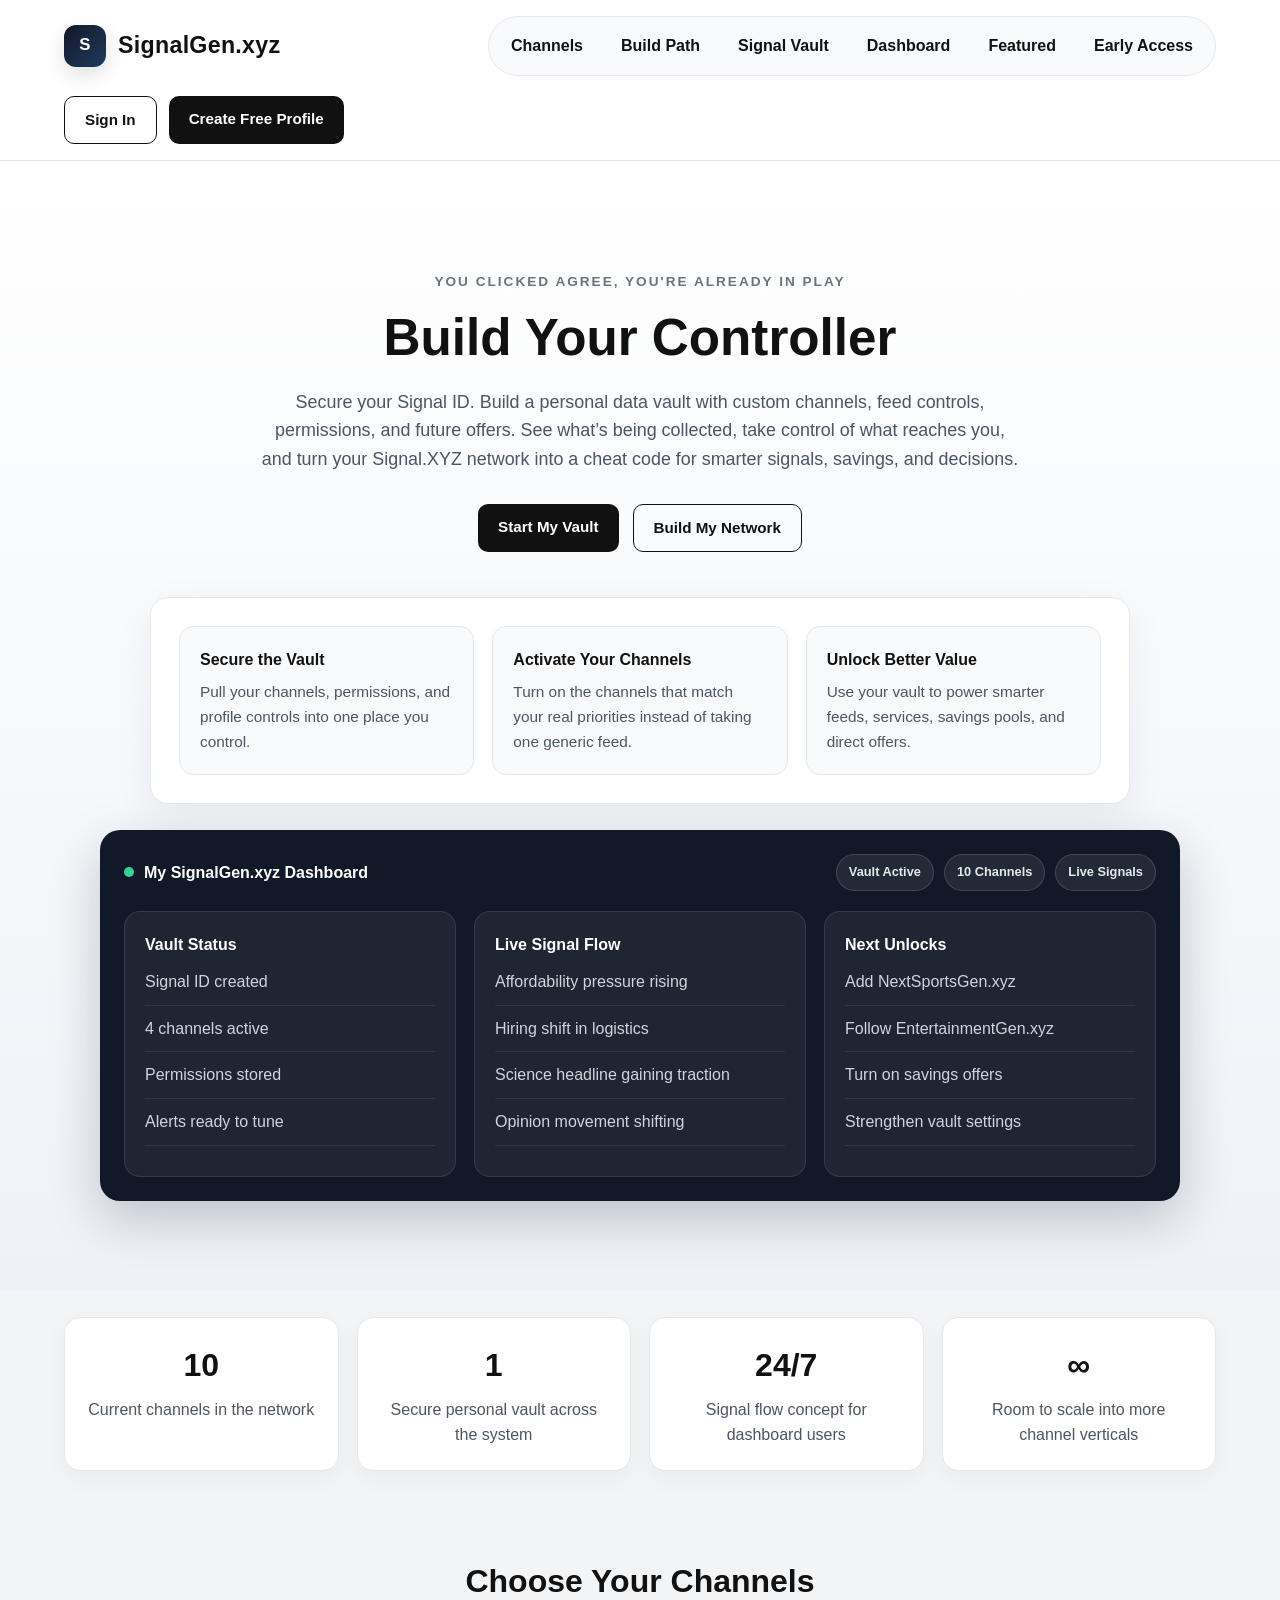
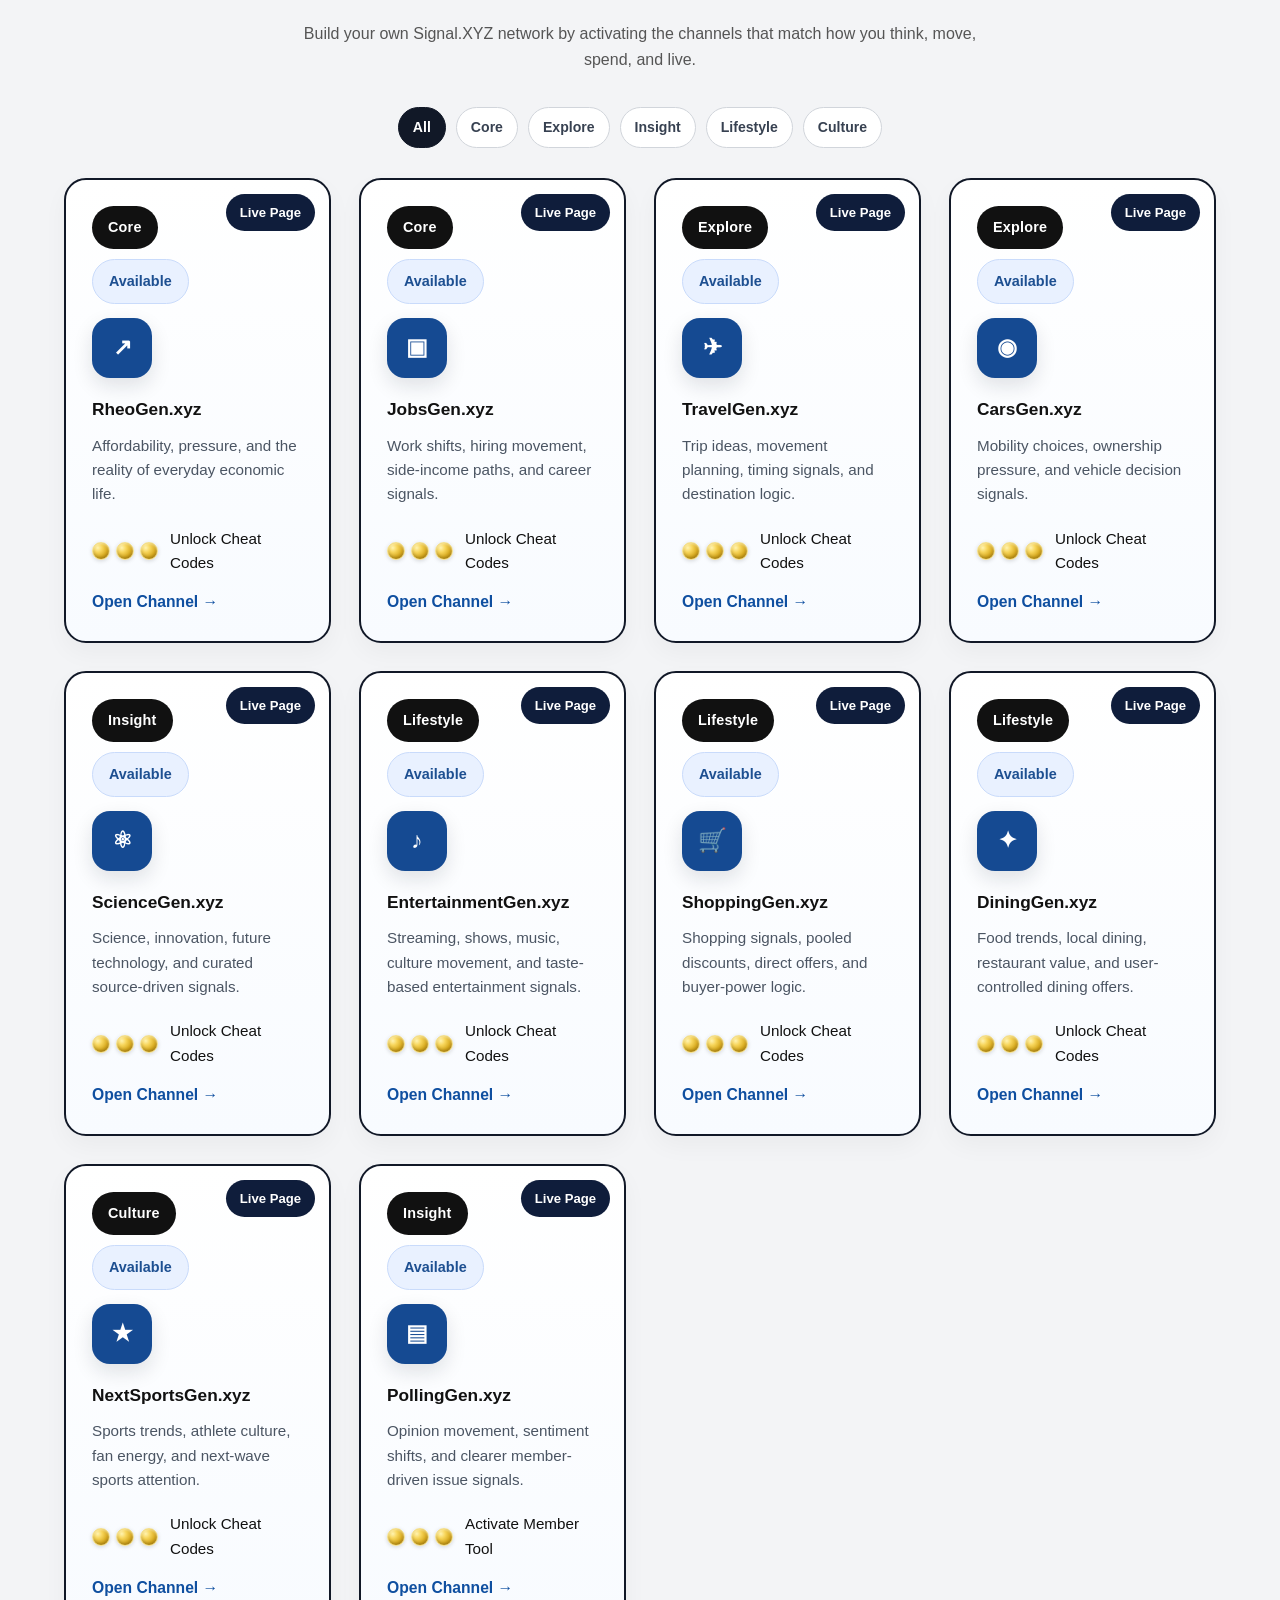
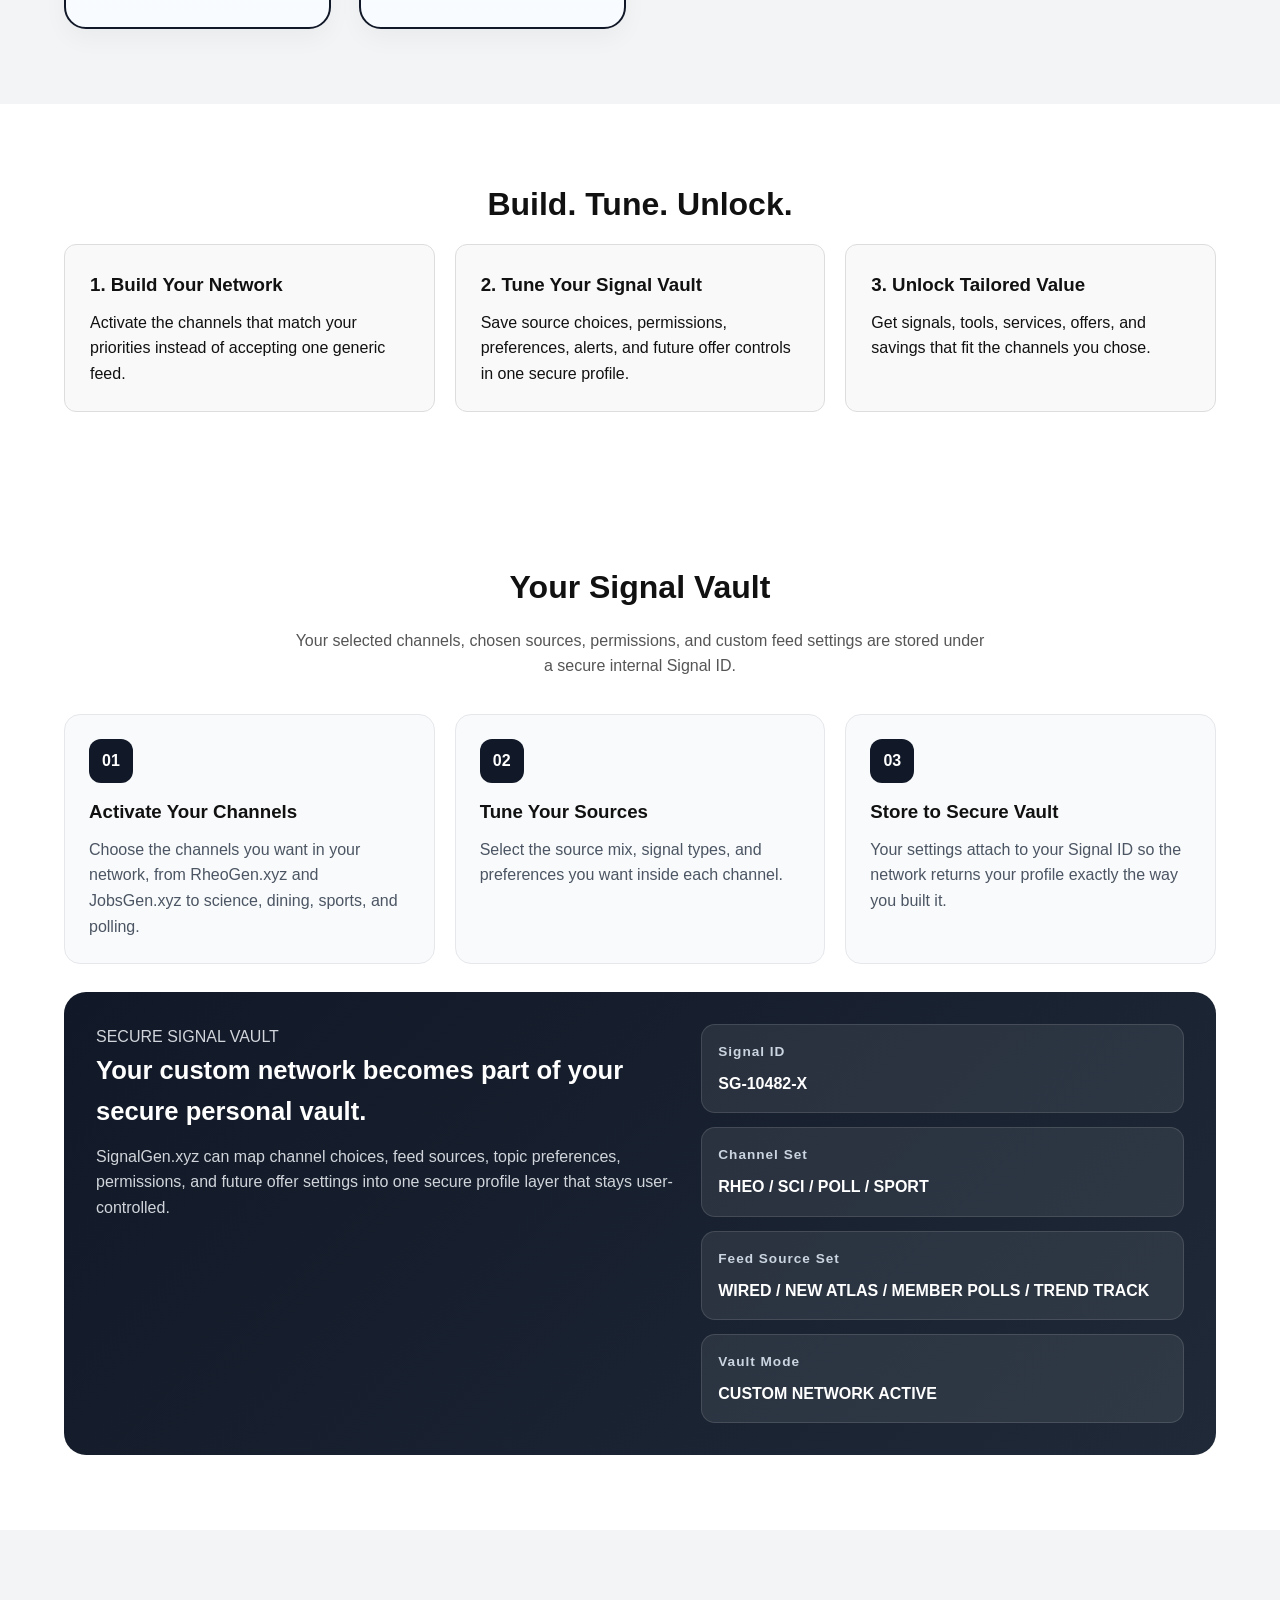
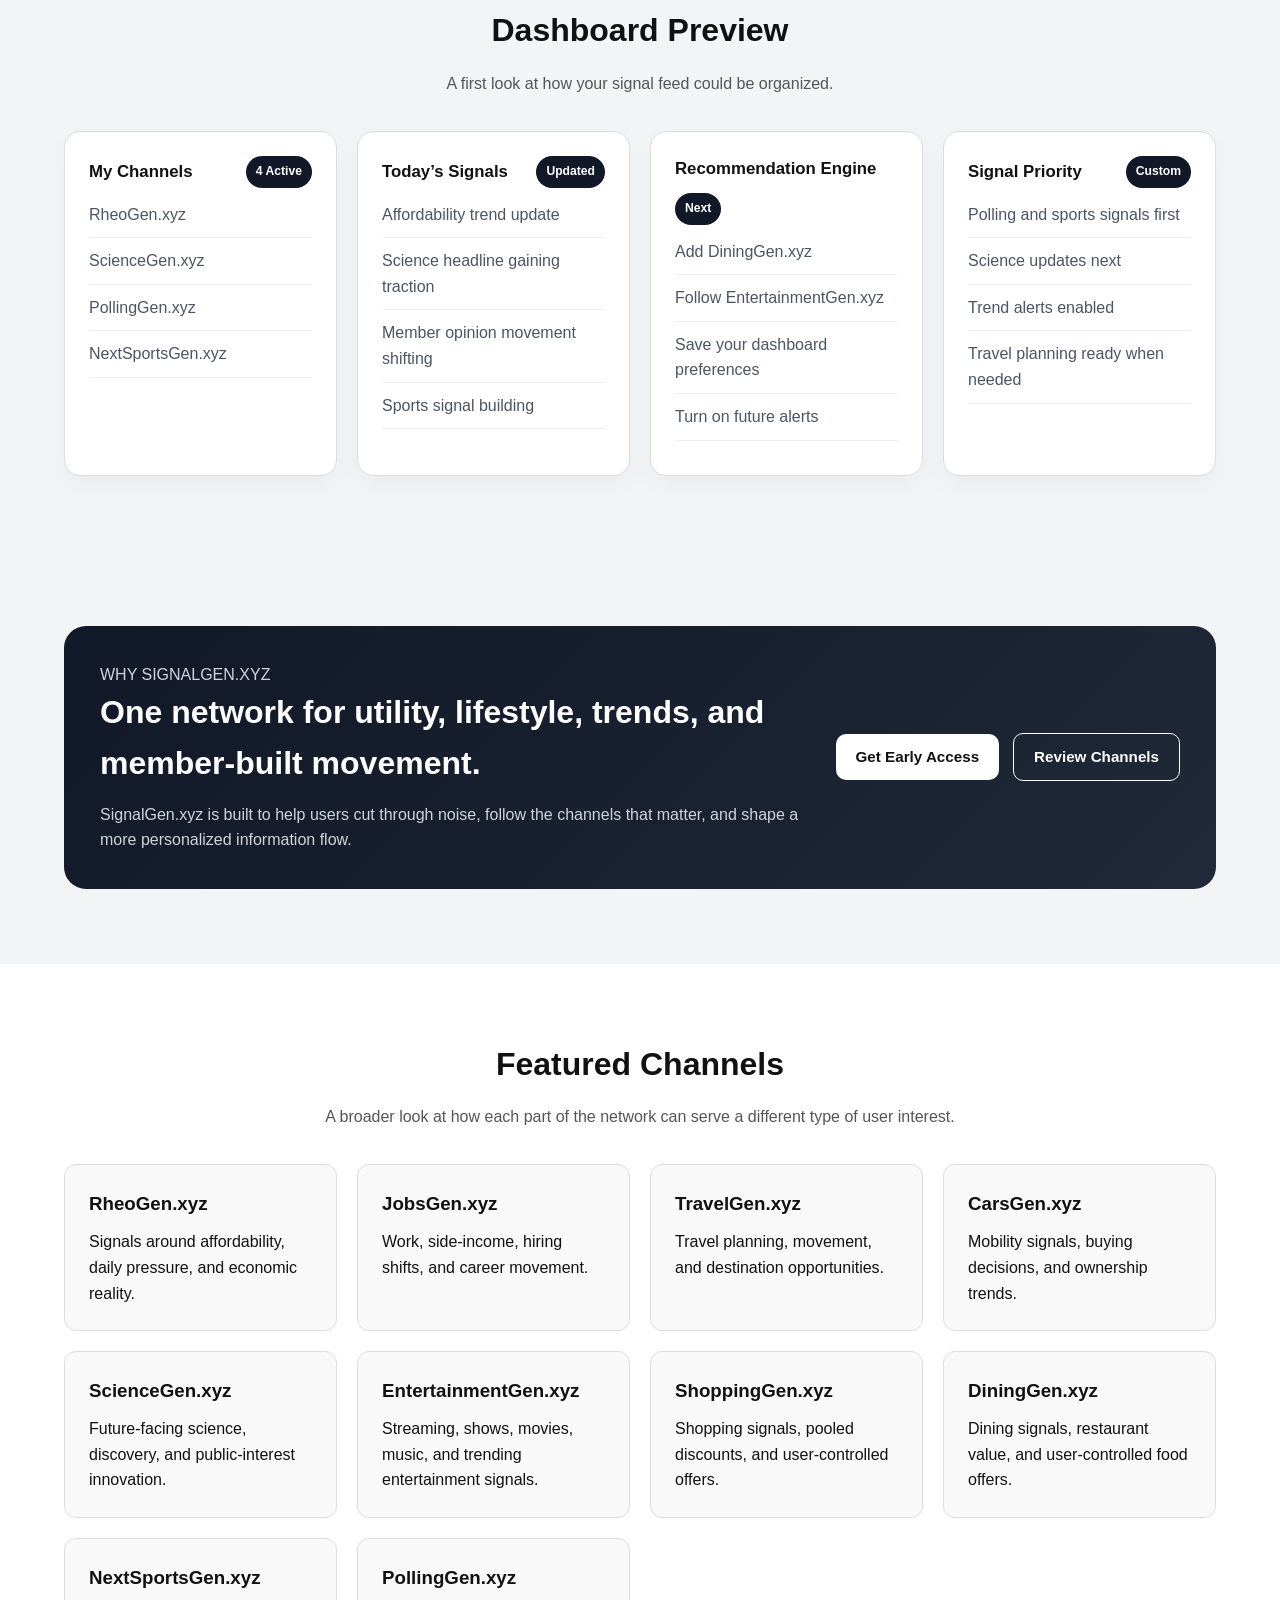
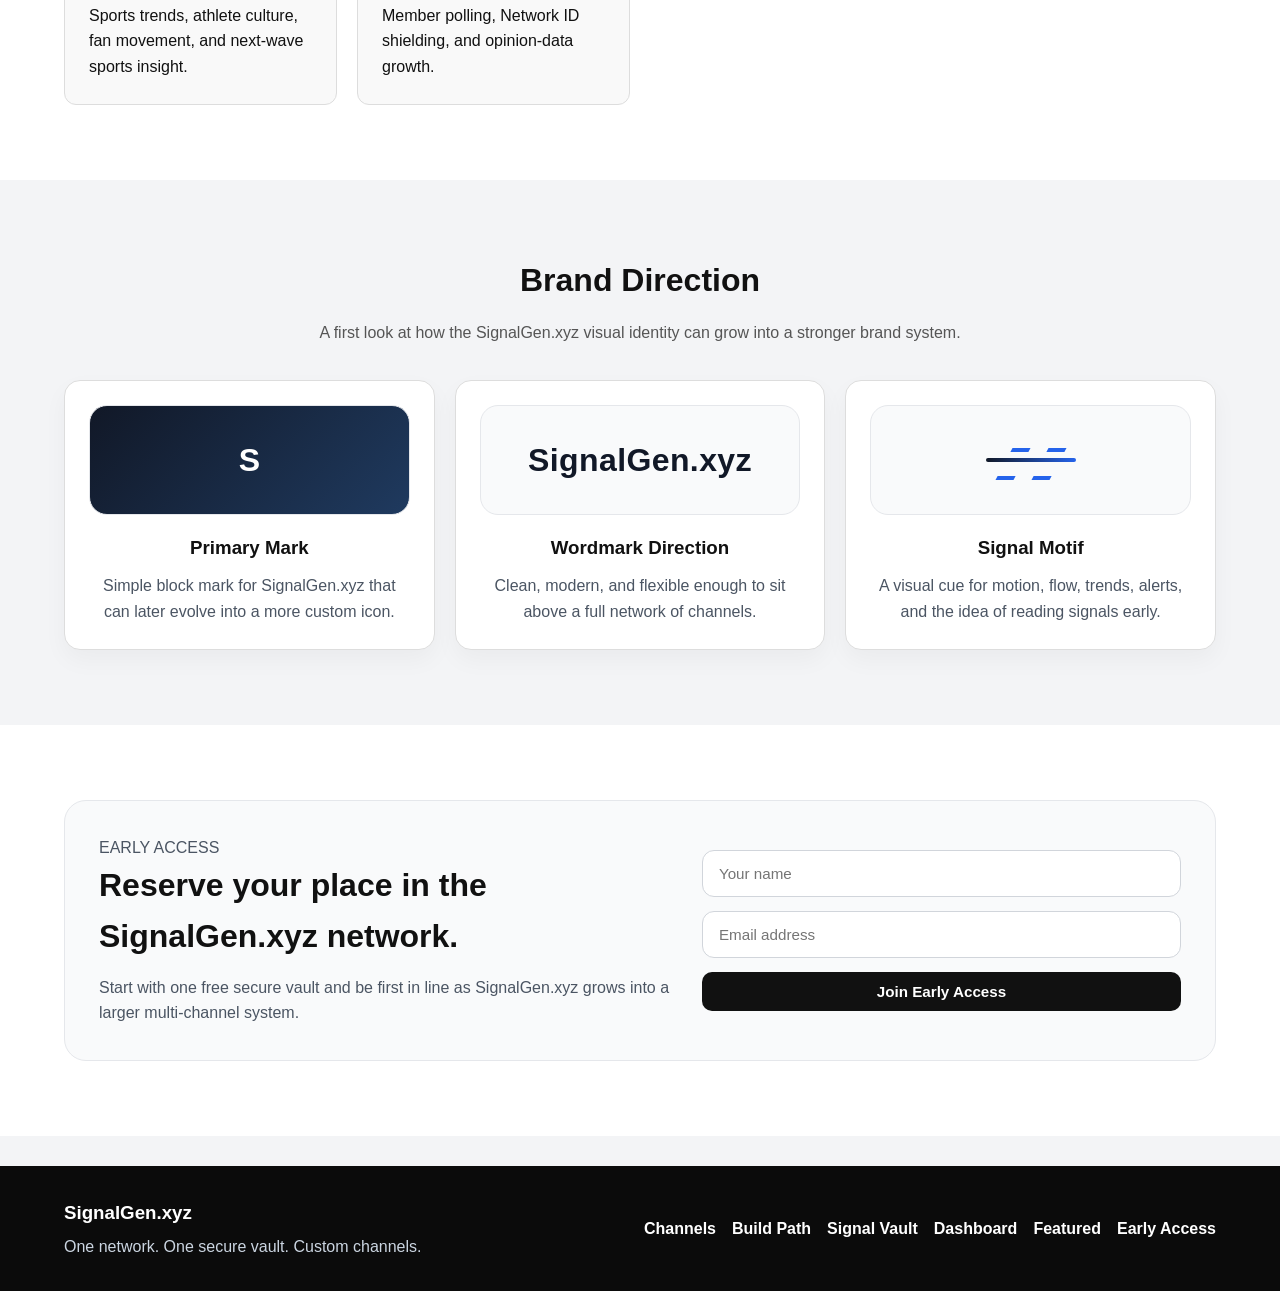
<file: index.html>
<!DOCTYPE html>
<html lang="en">
<head>
  <meta charset="UTF-8" />
  <meta name="viewport" content="width=device-width, initial-scale=1.0" />
  <title>SignalGen.xyz | Build Your Controller</title>
  <link rel="stylesheet" href="styles.css" />
</head>
<body>

  <header class="site-header">
    <div class="container header-wrap">
      <a href="index.html" class="brand">
        <span class="brand-mark">S</span>
        <span class="brand-text">SignalGen.xyz</span>
      </a>

      <nav class="main-nav">
        <a href="#channels">Channels</a>
        <a href="#how-it-works">Build Path</a>
        <a href="#signal-profile">Signal Vault</a>
        <a href="#dashboard-preview">Dashboard</a>
        <a href="#featured">Featured</a>
        <a href="#early-access">Early Access</a>
      </nav>

      <div class="header-actions">
        <a href="#" class="btn btn-outline">Sign In</a>
        <a href="#early-access" class="btn btn-solid">Create Free Profile</a>
      </div>
    </div>
  </header>

  <section class="hero">
    <div class="container hero-content">
      <p class="eyebrow">YOU CLICKED AGREE, YOU'RE ALREADY IN PLAY</p>
      <h1>Build Your Controller</h1>
      <p class="hero-text">
        Secure your Signal ID. Build a personal data vault with custom channels, feed controls,
        permissions, and future offers. See what’s being collected, take control of what reaches you,
        and turn your Signal.XYZ network into a cheat code for smarter signals, savings, and decisions.
      </p>

      <div class="hero-buttons">
        <a href="#early-access" class="btn btn-solid">Start My Vault</a>
        <a href="#channels" class="btn btn-outline">Build My Network</a>
      </div>

      <div class="hero-panel">
        <div class="hero-panel-grid">
          <div class="hero-panel-card">
            <h3>Secure the Vault</h3>
            <p>Pull your channels, permissions, and profile controls into one place you control.</p>
          </div>
          <div class="hero-panel-card">
            <h3>Activate Your Channels</h3>
            <p>Turn on the channels that match your real priorities instead of taking one generic feed.</p>
          </div>
          <div class="hero-panel-card">
            <h3>Unlock Better Value</h3>
            <p>Use your vault to power smarter feeds, services, savings pools, and direct offers.</p>
          </div>
        </div>
      </div>

      <div class="hero-dashboard">
        <div class="hero-dashboard-top">
          <div class="hero-dashboard-title">
            <span class="dashboard-dot"></span>
            <span>My SignalGen.xyz Dashboard</span>
          </div>
          <div class="hero-dashboard-actions">
            <span class="dashboard-pill">Vault Active</span>
            <span class="dashboard-pill">10 Channels</span>
            <span class="dashboard-pill">Live Signals</span>
          </div>
        </div>

        <div class="hero-dashboard-grid">
          <div class="dashboard-mini-card">
            <h3>Vault Status</h3>
            <ul>
              <li>Signal ID created</li>
              <li>4 channels active</li>
              <li>Permissions stored</li>
              <li>Alerts ready to tune</li>
            </ul>
          </div>

          <div class="dashboard-mini-card">
            <h3>Live Signal Flow</h3>
            <ul>
              <li>Affordability pressure rising</li>
              <li>Hiring shift in logistics</li>
              <li>Science headline gaining traction</li>
              <li>Opinion movement shifting</li>
            </ul>
          </div>

          <div class="dashboard-mini-card">
            <h3>Next Unlocks</h3>
            <ul>
              <li>Add NextSportsGen.xyz</li>
              <li>Follow EntertainmentGen.xyz</li>
              <li>Turn on savings offers</li>
              <li>Strengthen vault settings</li>
            </ul>
          </div>
        </div>
      </div>
    </div>
  </section>

  <section class="stats-strip">
    <div class="container stats-grid">
      <div class="stat-card">
        <h3>10</h3>
        <p>Current channels in the network</p>
      </div>
      <div class="stat-card">
        <h3>1</h3>
        <p>Secure personal vault across the system</p>
      </div>
      <div class="stat-card">
        <h3>24/7</h3>
        <p>Signal flow concept for dashboard users</p>
      </div>
      <div class="stat-card">
        <h3>∞</h3>
        <p>Room to scale into more channel verticals</p>
      </div>
    </div>
  </section>

  <section id="channels" class="section">
    <div class="container">
      <h2>Choose Your Channels</h2>
      <p class="section-intro">
        Build your own Signal.XYZ network by activating the channels that match how you think, move, spend, and live.
      </p>

      <div class="filter-row">
        <span class="filter-pill active-pill">All</span>
        <span class="filter-pill">Core</span>
        <span class="filter-pill">Explore</span>
        <span class="filter-pill">Insight</span>
        <span class="filter-pill">Lifestyle</span>
        <span class="filter-pill">Culture</span>
      </div>

      <div class="channel-grid">
        <div class="channel-card selected-card">
          <div class="selected-check">Live Page</div>
          <div class="channel-top">
            <span class="channel-badge">Core</span>
            <span class="channel-status">Available</span>
          </div>
          <div class="channel-icon">↗</div>
          <h3>RheoGen.xyz</h3>
          <p>Affordability, pressure, and the reality of everyday economic life.</p>
          <div class="cheatcode-row">
            <div class="token-stack">
              <span class="token"></span>
              <span class="token"></span>
              <span class="token"></span>
            </div>
            <span class="cheatcode-copy">Unlock Cheat Codes</span>
          </div>
          <a href="rheogen.html" class="channel-link selected-link">Open Channel →</a>
        </div>

        <div class="channel-card selected-card">
          <div class="selected-check">Live Page</div>
          <div class="channel-top">
            <span class="channel-badge">Core</span>
            <span class="channel-status">Available</span>
          </div>
          <div class="channel-icon">▣</div>
          <h3>JobsGen.xyz</h3>
          <p>Work shifts, hiring movement, side-income paths, and career signals.</p>
          <div class="cheatcode-row">
            <div class="token-stack">
              <span class="token"></span>
              <span class="token"></span>
              <span class="token"></span>
            </div>
            <span class="cheatcode-copy">Unlock Cheat Codes</span>
          </div>
          <a href="jobsgen.html" class="channel-link selected-link">Open Channel →</a>
        </div>

        <div class="channel-card selected-card">
          <div class="selected-check">Live Page</div>
          <div class="channel-top">
            <span class="channel-badge">Explore</span>
            <span class="channel-status">Available</span>
          </div>
          <div class="channel-icon">✈</div>
          <h3>TravelGen.xyz</h3>
          <p>Trip ideas, movement planning, timing signals, and destination logic.</p>
          <div class="cheatcode-row">
            <div class="token-stack">
              <span class="token"></span>
              <span class="token"></span>
              <span class="token"></span>
            </div>
            <span class="cheatcode-copy">Unlock Cheat Codes</span>
          </div>
          <a href="travelgen.html" class="channel-link selected-link">Open Channel →</a>
        </div>

        <div class="channel-card selected-card">
          <div class="selected-check">Live Page</div>
          <div class="channel-top">
            <span class="channel-badge">Explore</span>
            <span class="channel-status">Available</span>
          </div>
          <div class="channel-icon">◉</div>
          <h3>CarsGen.xyz</h3>
          <p>Mobility choices, ownership pressure, and vehicle decision signals.</p>
          <div class="cheatcode-row">
            <div class="token-stack">
              <span class="token"></span>
              <span class="token"></span>
              <span class="token"></span>
            </div>
            <span class="cheatcode-copy">Unlock Cheat Codes</span>
          </div>
          <a href="carsgen.html" class="channel-link selected-link">Open Channel →</a>
        </div>

        <div class="channel-card selected-card">
          <div class="selected-check">Live Page</div>
          <div class="channel-top">
            <span class="channel-badge">Insight</span>
            <span class="channel-status">Available</span>
          </div>
          <div class="channel-icon">⚛</div>
          <h3>ScienceGen.xyz</h3>
          <p>Science, innovation, future technology, and curated source-driven signals.</p>
          <div class="cheatcode-row">
            <div class="token-stack">
              <span class="token"></span>
              <span class="token"></span>
              <span class="token"></span>
            </div>
            <span class="cheatcode-copy">Unlock Cheat Codes</span>
          </div>
          <a href="sciencegen.html" class="channel-link selected-link">Open Channel →</a>
        </div>

        <div class="channel-card selected-card">
          <div class="selected-check">Live Page</div>
          <div class="channel-top">
            <span class="channel-badge">Lifestyle</span>
            <span class="channel-status">Available</span>
          </div>
          <div class="channel-icon">♪</div>
          <h3>EntertainmentGen.xyz</h3>
          <p>Streaming, shows, music, culture movement, and taste-based entertainment signals.</p>
          <div class="cheatcode-row">
            <div class="token-stack">
              <span class="token"></span>
              <span class="token"></span>
              <span class="token"></span>
            </div>
            <span class="cheatcode-copy">Unlock Cheat Codes</span>
          </div>
          <a href="entertainmentgen.html" class="channel-link selected-link">Open Channel →</a>
        </div>

        <div class="channel-card selected-card">
          <div class="selected-check">Live Page</div>
          <div class="channel-top">
            <span class="channel-badge">Lifestyle</span>
            <span class="channel-status">Available</span>
          </div>
          <div class="channel-icon">🛒</div>
          <h3>ShoppingGen.xyz</h3>
          <p>Shopping signals, pooled discounts, direct offers, and buyer-power logic.</p>
          <div class="cheatcode-row">
            <div class="token-stack">
              <span class="token"></span>
              <span class="token"></span>
              <span class="token"></span>
            </div>
            <span class="cheatcode-copy">Unlock Cheat Codes</span>
          </div>
          <a href="shoppinggen.html" class="channel-link selected-link">Open Channel →</a>
        </div>

        <div class="channel-card selected-card">
          <div class="selected-check">Live Page</div>
          <div class="channel-top">
            <span class="channel-badge">Lifestyle</span>
            <span class="channel-status">Available</span>
          </div>
          <div class="channel-icon">✦</div>
          <h3>DiningGen.xyz</h3>
          <p>Food trends, local dining, restaurant value, and user-controlled dining offers.</p>
          <div class="cheatcode-row">
            <div class="token-stack">
              <span class="token"></span>
              <span class="token"></span>
              <span class="token"></span>
            </div>
            <span class="cheatcode-copy">Unlock Cheat Codes</span>
          </div>
          <a href="dininggen.html" class="channel-link selected-link">Open Channel →</a>
        </div>

        <div class="channel-card selected-card">
          <div class="selected-check">Live Page</div>
          <div class="channel-top">
            <span class="channel-badge">Culture</span>
            <span class="channel-status">Available</span>
          </div>
          <div class="channel-icon">★</div>
          <h3>NextSportsGen.xyz</h3>
          <p>Sports trends, athlete culture, fan energy, and next-wave sports attention.</p>
          <div class="cheatcode-row">
            <div class="token-stack">
              <span class="token"></span>
              <span class="token"></span>
              <span class="token"></span>
            </div>
            <span class="cheatcode-copy">Unlock Cheat Codes</span>
          </div>
          <a href="nextsportsgen.html" class="channel-link selected-link">Open Channel →</a>
        </div>

        <div class="channel-card selected-card">
          <div class="selected-check">Live Page</div>
          <div class="channel-top">
            <span class="channel-badge">Insight</span>
            <span class="channel-status">Available</span>
          </div>
          <div class="channel-icon">▤</div>
          <h3>PollingGen.xyz</h3>
          <p>Opinion movement, sentiment shifts, and clearer member-driven issue signals.</p>
          <div class="cheatcode-row">
            <div class="token-stack">
              <span class="token"></span>
              <span class="token"></span>
              <span class="token"></span>
            </div>
            <span class="cheatcode-copy">Activate Member Tool</span>
          </div>
          <a href="pollinggen.html" class="channel-link selected-link">Open Channel →</a>
        </div>
      </div>
    </div>
  </section>

  <section id="how-it-works" class="section alt-section">
    <div class="container">
      <h2>Build. Tune. Unlock.</h2>

      <div class="three-col">
        <div class="info-card">
          <h3>1. Build Your Network</h3>
          <p>Activate the channels that match your priorities instead of accepting one generic feed.</p>
        </div>

        <div class="info-card">
          <h3>2. Tune Your Signal Vault</h3>
          <p>Save source choices, permissions, preferences, alerts, and future offer controls in one secure profile.</p>
        </div>

        <div class="info-card">
          <h3>3. Unlock Tailored Value</h3>
          <p>Get signals, tools, services, offers, and savings that fit the channels you chose.</p>
        </div>
      </div>
    </div>
  </section>

  <section id="signal-profile" class="section signal-profile-section">
    <div class="container">
      <h2>Your Signal Vault</h2>
      <p class="section-intro">
        Your selected channels, chosen sources, permissions, and custom feed settings are stored under a secure internal Signal ID.
      </p>

      <div class="profile-system-grid">
        <div class="profile-step-card">
          <div class="profile-step-number">01</div>
          <h3>Activate Your Channels</h3>
          <p>Choose the channels you want in your network, from RheoGen.xyz and JobsGen.xyz to science, dining, sports, and polling.</p>
        </div>

        <div class="profile-step-card">
          <div class="profile-step-number">02</div>
          <h3>Tune Your Sources</h3>
          <p>Select the source mix, signal types, and preferences you want inside each channel.</p>
        </div>

        <div class="profile-step-card">
          <div class="profile-step-number">03</div>
          <h3>Store to Secure Vault</h3>
          <p>Your settings attach to your Signal ID so the network returns your profile exactly the way you built it.</p>
        </div>
      </div>

      <div class="profile-system-box">
        <div class="profile-system-copy">
          <p class="network-label">SECURE SIGNAL VAULT</p>
          <h3>Your custom network becomes part of your secure personal vault.</h3>
          <p>
            SignalGen.xyz can map channel choices, feed sources, topic preferences, permissions,
            and future offer settings into one secure profile layer that stays user-controlled.
          </p>
        </div>

        <div class="profile-system-code">
          <div class="code-card">
            <h4>Signal ID</h4>
            <p>SG-10482-X</p>
          </div>
          <div class="code-card">
            <h4>Channel Set</h4>
            <p>RHEO / SCI / POLL / SPORT</p>
          </div>
          <div class="code-card">
            <h4>Feed Source Set</h4>
            <p>WIRED / NEW ATLAS / MEMBER POLLS / TREND TRACK</p>
          </div>
          <div class="code-card">
            <h4>Vault Mode</h4>
            <p>CUSTOM NETWORK ACTIVE</p>
          </div>
        </div>
      </div>
    </div>
  </section>

  <section id="dashboard-preview" class="section">
    <div class="container">
      <h2>Dashboard Preview</h2>
      <p class="section-intro">
        A first look at how your signal feed could be organized.
      </p>

      <div class="widget-grid">
        <div class="widget-card">
          <div class="widget-top">
            <h3>My Channels</h3>
            <span class="widget-tag">4 Active</span>
          </div>
          <ul>
            <li>RheoGen.xyz</li>
            <li>ScienceGen.xyz</li>
            <li>PollingGen.xyz</li>
            <li>NextSportsGen.xyz</li>
          </ul>
        </div>

        <div class="widget-card">
          <div class="widget-top">
            <h3>Today’s Signals</h3>
            <span class="widget-tag">Updated</span>
          </div>
          <ul>
            <li>Affordability trend update</li>
            <li>Science headline gaining traction</li>
            <li>Member opinion movement shifting</li>
            <li>Sports signal building</li>
          </ul>
        </div>

        <div class="widget-card">
          <div class="widget-top">
            <h3>Recommendation Engine</h3>
            <span class="widget-tag">Next</span>
          </div>
          <ul>
            <li>Add DiningGen.xyz</li>
            <li>Follow EntertainmentGen.xyz</li>
            <li>Save your dashboard preferences</li>
            <li>Turn on future alerts</li>
          </ul>
        </div>

        <div class="widget-card">
          <div class="widget-top">
            <h3>Signal Priority</h3>
            <span class="widget-tag">Custom</span>
          </div>
          <ul>
            <li>Polling and sports signals first</li>
            <li>Science updates next</li>
            <li>Trend alerts enabled</li>
            <li>Travel planning ready when needed</li>
          </ul>
        </div>
      </div>
    </div>
  </section>

  <section class="section cta-section">
    <div class="container">
      <div class="cta-box">
        <div class="cta-copy">
          <p class="network-label">WHY SIGNALGEN.XYZ</p>
          <h2>One network for utility, lifestyle, trends, and member-built movement.</h2>
          <p>
            SignalGen.xyz is built to help users cut through noise, follow the channels that matter,
            and shape a more personalized information flow.
          </p>
        </div>
        <div class="cta-actions">
          <a href="#early-access" class="btn btn-light">Get Early Access</a>
          <a href="#channels" class="btn btn-outline-light">Review Channels</a>
        </div>
      </div>
    </div>
  </section>

  <section id="featured" class="section alt-section">
    <div class="container">
      <h2>Featured Channels</h2>
      <p class="section-intro">
        A broader look at how each part of the network can serve a different type of user interest.
      </p>

      <div class="featured-grid">
        <div class="featured-card">
          <h3>RheoGen.xyz</h3>
          <p>Signals around affordability, daily pressure, and economic reality.</p>
        </div>

        <div class="featured-card">
          <h3>JobsGen.xyz</h3>
          <p>Work, side-income, hiring shifts, and career movement.</p>
        </div>

        <div class="featured-card">
          <h3>TravelGen.xyz</h3>
          <p>Travel planning, movement, and destination opportunities.</p>
        </div>

        <div class="featured-card">
          <h3>CarsGen.xyz</h3>
          <p>Mobility signals, buying decisions, and ownership trends.</p>
        </div>

        <div class="featured-card">
          <h3>ScienceGen.xyz</h3>
          <p>Future-facing science, discovery, and public-interest innovation.</p>
        </div>

        <div class="featured-card">
          <h3>EntertainmentGen.xyz</h3>
          <p>Streaming, shows, movies, music, and trending entertainment signals.</p>
        </div>

        <div class="featured-card">
          <h3>ShoppingGen.xyz</h3>
          <p>Shopping signals, pooled discounts, and user-controlled offers.</p>
        </div>

        <div class="featured-card">
          <h3>DiningGen.xyz</h3>
          <p>Dining signals, restaurant value, and user-controlled food offers.</p>
        </div>

        <div class="featured-card">
          <h3>NextSportsGen.xyz</h3>
          <p>Sports trends, athlete culture, fan movement, and next-wave sports insight.</p>
        </div>

        <div class="featured-card">
          <h3>PollingGen.xyz</h3>
          <p>Member polling, Network ID shielding, and opinion-data growth.</p>
        </div>
      </div>
    </div>
  </section>

  <section class="section brand-system-section">
    <div class="container">
      <h2>Brand Direction</h2>
      <p class="section-intro">
        A first look at how the SignalGen.xyz visual identity can grow into a stronger brand system.
      </p>

      <div class="brand-system-grid">
        <div class="brand-card">
          <div class="brand-sample mark-sample">S</div>
          <h3>Primary Mark</h3>
          <p>Simple block mark for SignalGen.xyz that can later evolve into a more custom icon.</p>
        </div>

        <div class="brand-card">
          <div class="brand-sample wordmark-sample">SignalGen.xyz</div>
          <h3>Wordmark Direction</h3>
          <p>Clean, modern, and flexible enough to sit above a full network of channels.</p>
        </div>

        <div class="brand-card">
          <div class="brand-sample pulse-sample">
            <span></span>
          </div>
          <h3>Signal Motif</h3>
          <p>A visual cue for motion, flow, trends, alerts, and the idea of reading signals early.</p>
        </div>
      </div>
    </div>
  </section>

  <section id="early-access" class="section early-access-section">
    <div class="container">
      <div class="early-access-box">
        <div class="early-access-copy">
          <p class="network-label dark-label">EARLY ACCESS</p>
          <h2>Reserve your place in the SignalGen.xyz network.</h2>
          <p>
            Start with one free secure vault and be first in line as SignalGen.xyz grows into a larger
            multi-channel system.
          </p>
        </div>

        <form class="early-access-form">
          <input type="text" placeholder="Your name" />
          <input type="email" placeholder="Email address" />
          <button type="submit" class="btn btn-solid">Join Early Access</button>
        </form>
      </div>
    </div>
  </section>

  <footer class="site-footer">
    <div class="container footer-wrap">
      <div class="footer-brand">
        <h3>SignalGen.xyz</h3>
        <p>One network. One secure vault. Custom channels.</p>
      </div>

      <div class="footer-links">
        <a href="#channels">Channels</a>
        <a href="#how-it-works">Build Path</a>
        <a href="#signal-profile">Signal Vault</a>
        <a href="#dashboard-preview">Dashboard</a>
        <a href="#featured">Featured</a>
        <a href="#early-access">Early Access</a>
      </div>
    </div>
  </footer>

</body>
</html>
</file>
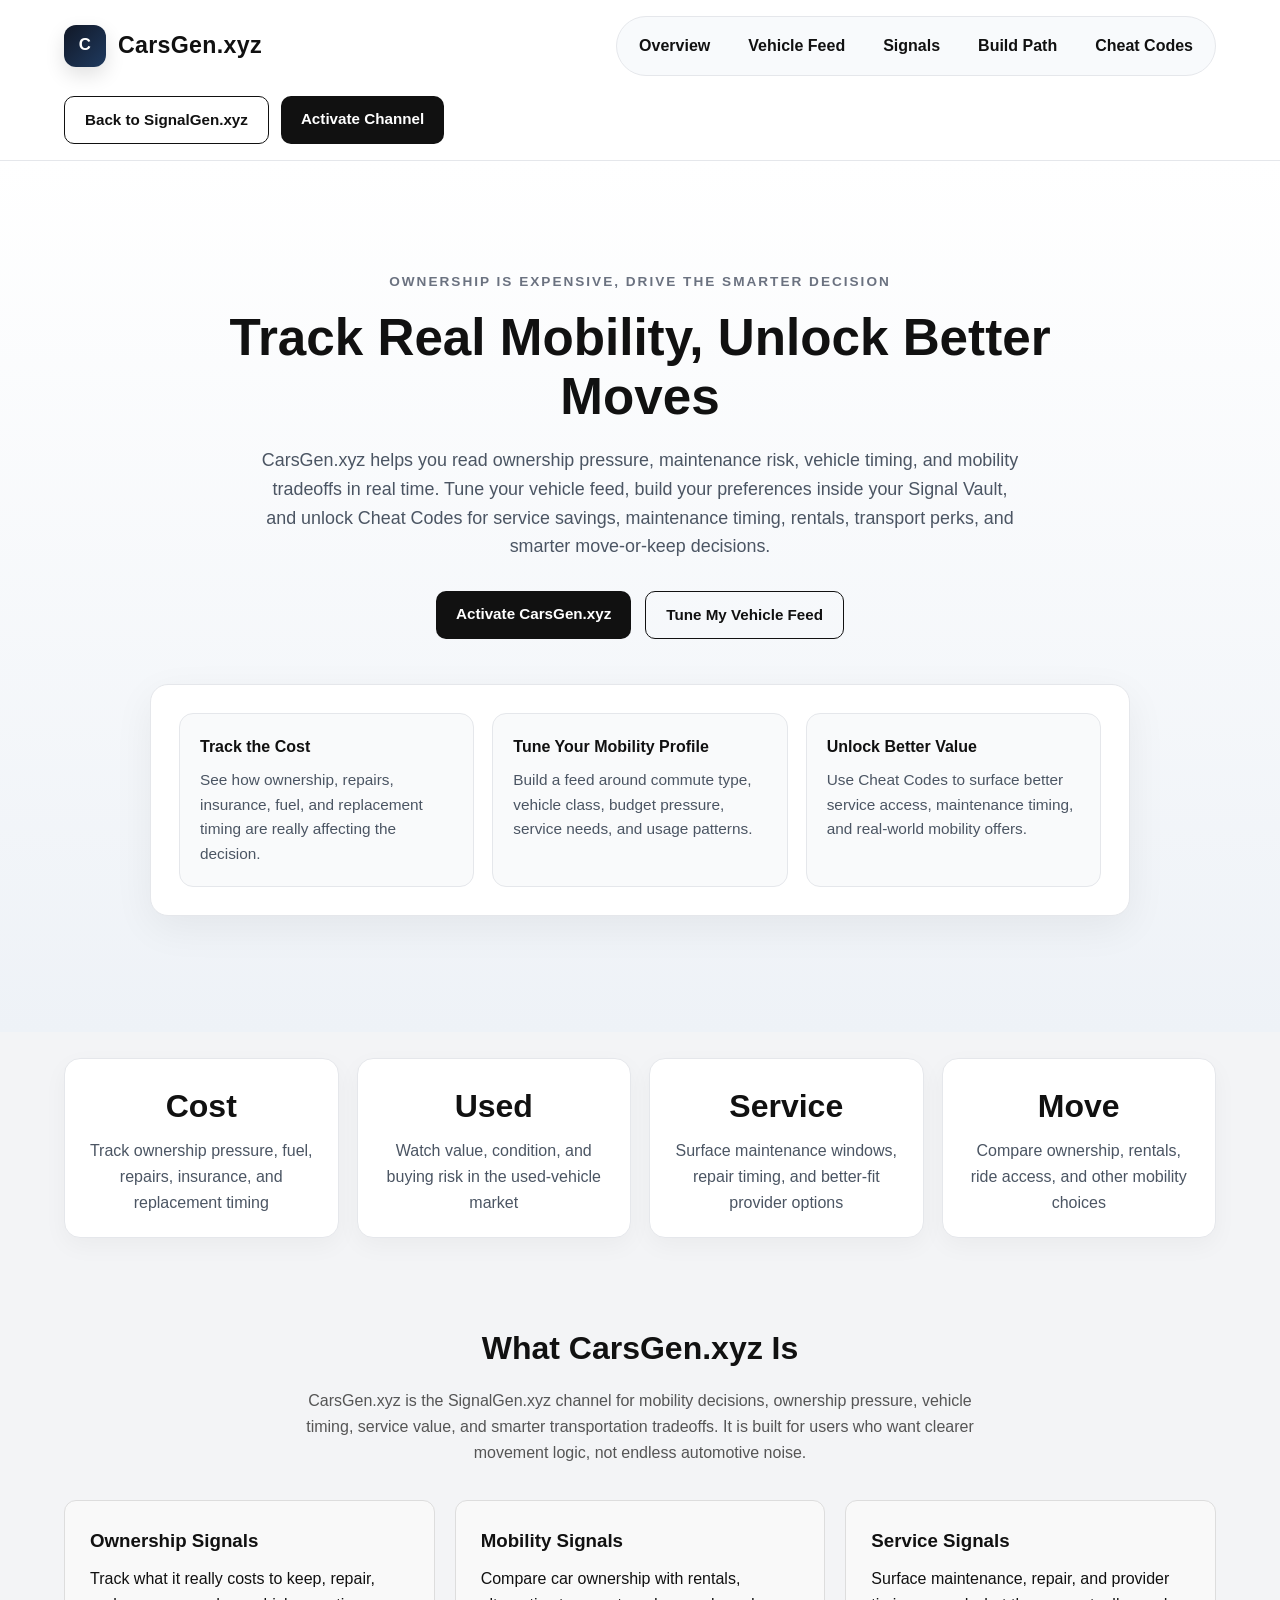
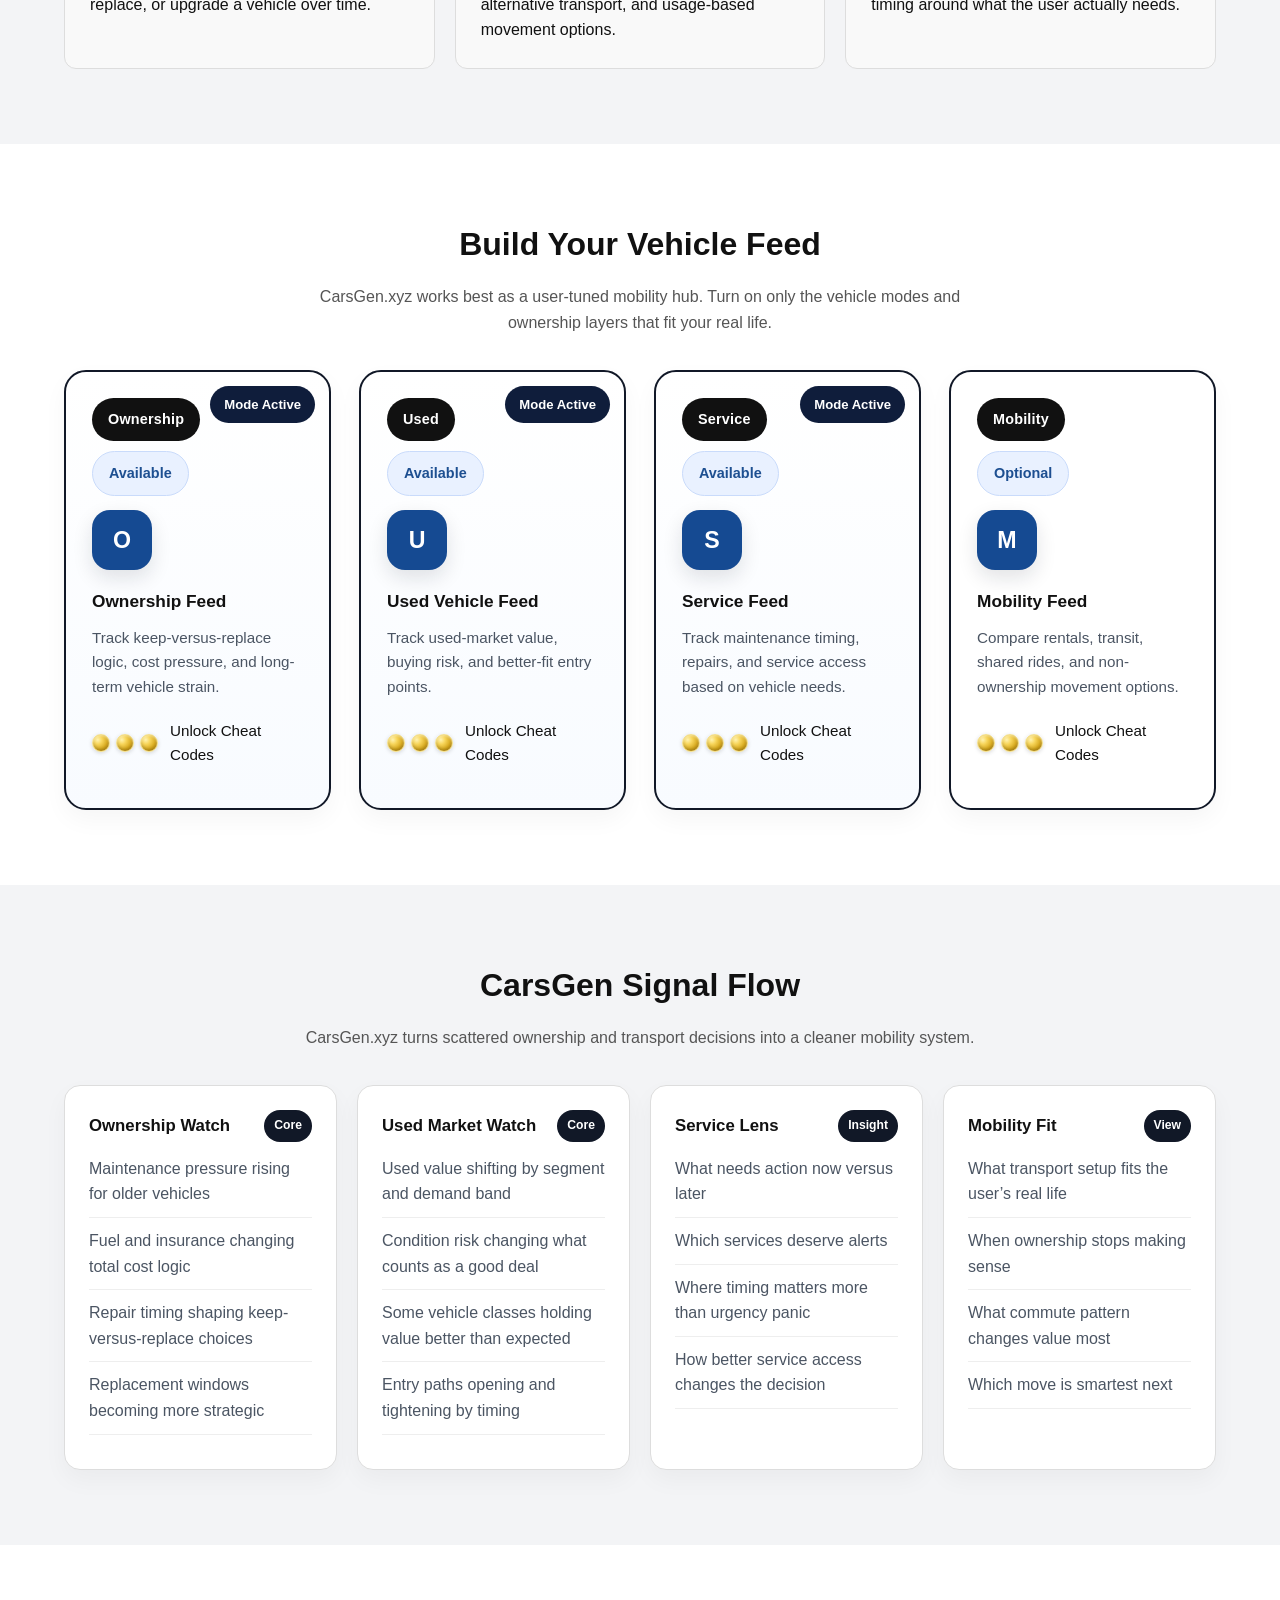
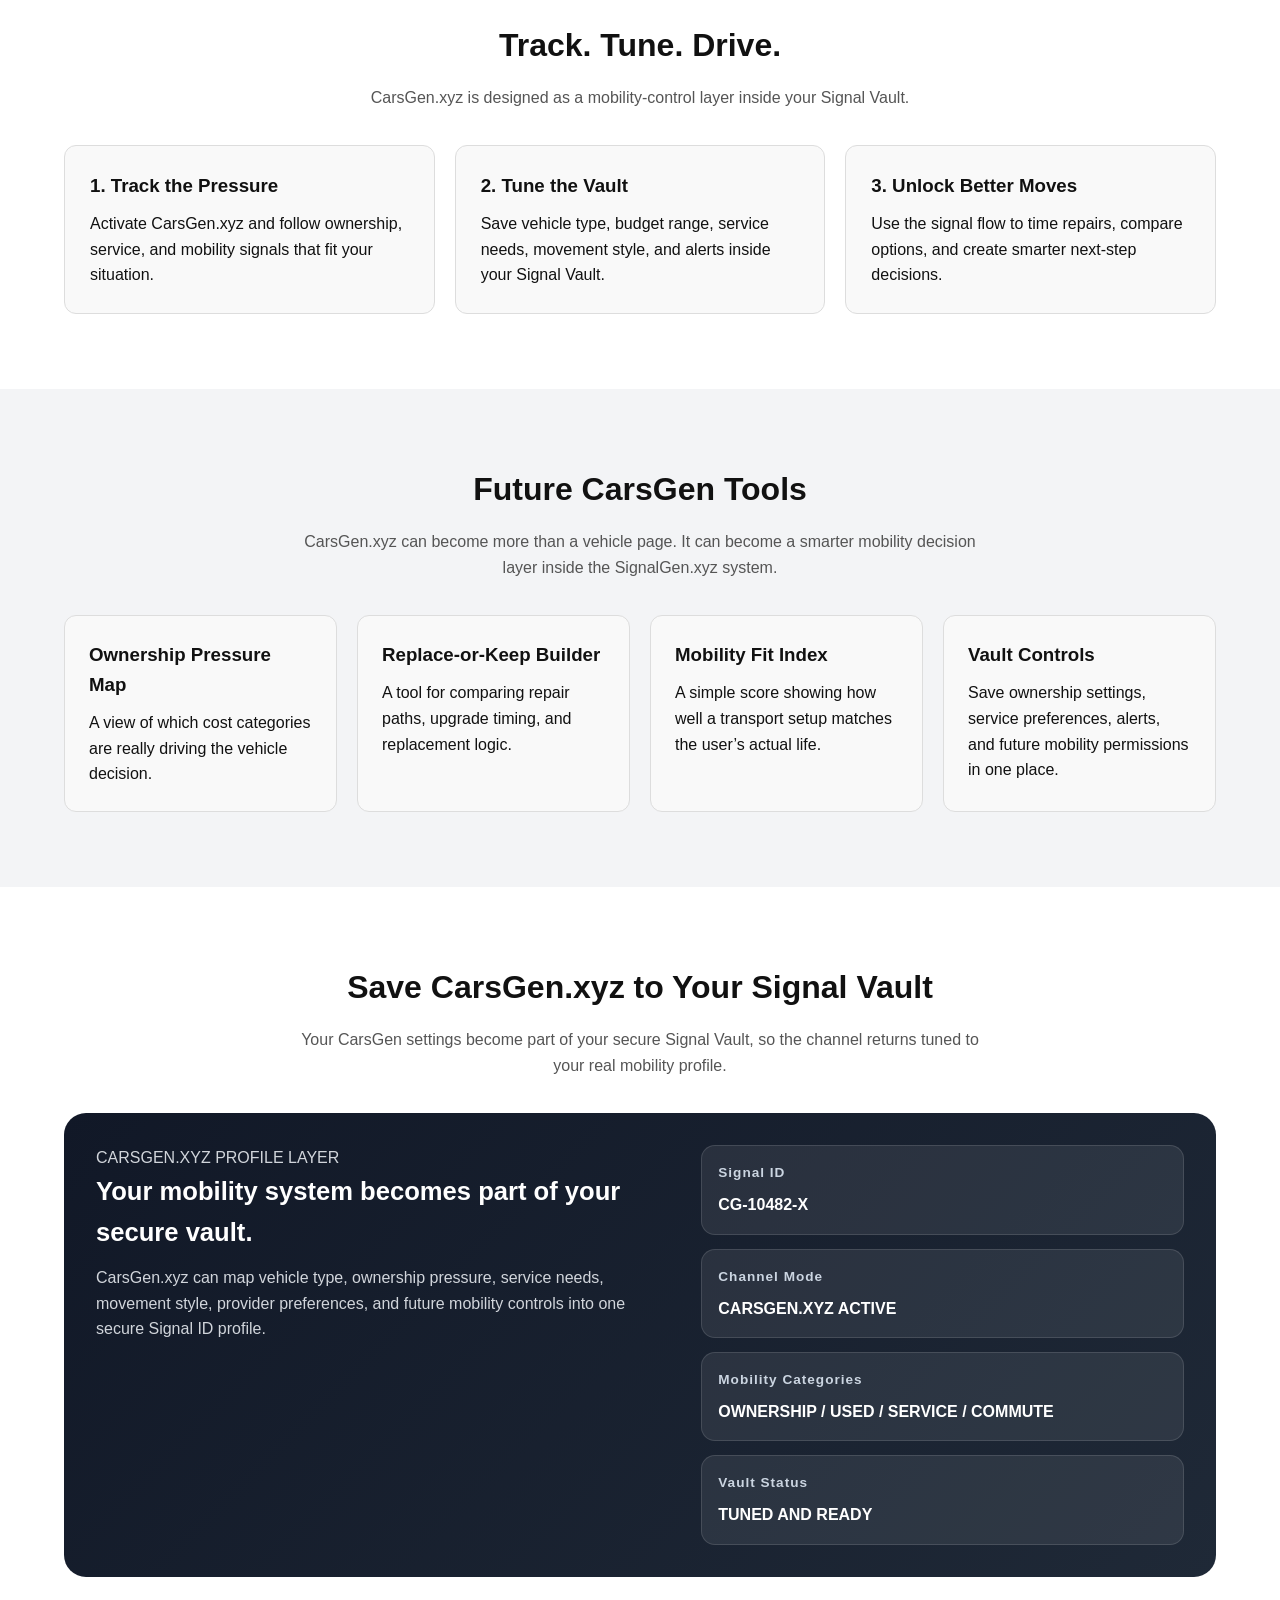
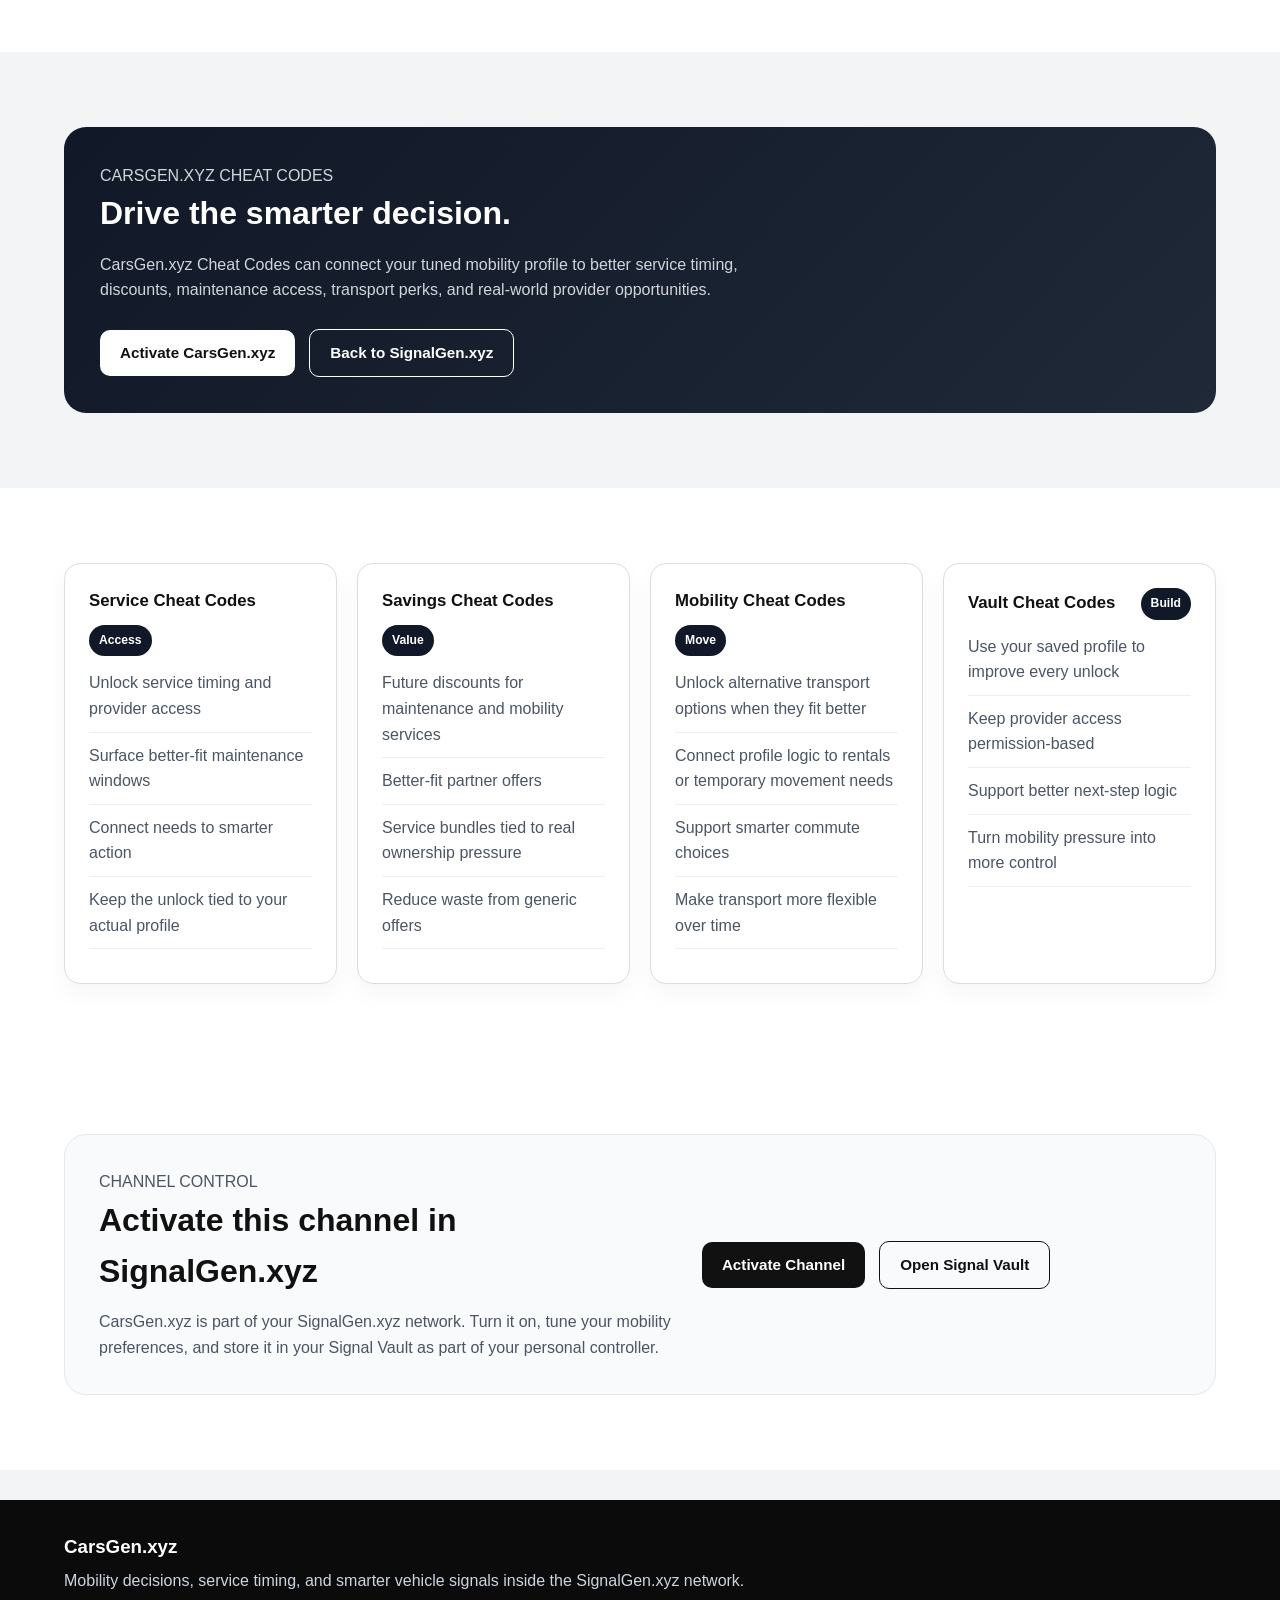
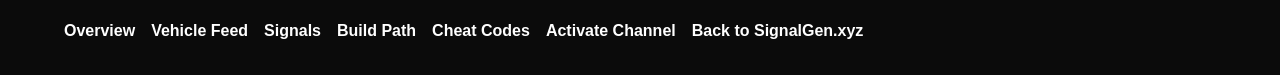
<file: carsgen.html>
<!DOCTYPE html>
<html lang="en">
<head>
  <meta charset="UTF-8" />
  <meta name="viewport" content="width=device-width, initial-scale=1.0" />
  <title>CarsGen.xyz | Drive the Smarter Decision</title>
  <link rel="stylesheet" href="styles.css" />
</head>
<body>

  <header class="site-header">
    <div class="container header-wrap">
      <a href="index.html" class="brand">
        <span class="brand-mark">C</span>
        <span class="brand-text">CarsGen.xyz</span>
      </a>

      <nav class="main-nav">
        <a href="#overview">Overview</a>
        <a href="#feed">Vehicle Feed</a>
        <a href="#signals">Signals</a>
        <a href="#build-path">Build Path</a>
        <a href="#cheat-codes">Cheat Codes</a>
      </nav>

      <div class="header-actions">
        <a href="index.html" class="btn btn-outline">Back to SignalGen.xyz</a>
        <a href="index.html#channels" class="btn btn-solid">Activate Channel</a>
      </div>
    </div>
  </header>

  <section class="hero">
    <div class="container hero-content">
      <p class="eyebrow">OWNERSHIP IS EXPENSIVE, DRIVE THE SMARTER DECISION</p>
      <h1>Track Real Mobility, Unlock Better Moves</h1>
      <p class="hero-text">
        CarsGen.xyz helps you read ownership pressure, maintenance risk, vehicle timing, and mobility tradeoffs
        in real time. Tune your vehicle feed, build your preferences inside your Signal Vault, and unlock Cheat Codes
        for service savings, maintenance timing, rentals, transport perks, and smarter move-or-keep decisions.
      </p>

      <div class="hero-buttons">
        <a href="#signals" class="btn btn-solid">Activate CarsGen.xyz</a>
        <a href="#feed" class="btn btn-outline">Tune My Vehicle Feed</a>
      </div>

      <div class="hero-panel">
        <div class="hero-panel-grid">
          <div class="hero-panel-card">
            <h3>Track the Cost</h3>
            <p>See how ownership, repairs, insurance, fuel, and replacement timing are really affecting the decision.</p>
          </div>
          <div class="hero-panel-card">
            <h3>Tune Your Mobility Profile</h3>
            <p>Build a feed around commute type, vehicle class, budget pressure, service needs, and usage patterns.</p>
          </div>
          <div class="hero-panel-card">
            <h3>Unlock Better Value</h3>
            <p>Use Cheat Codes to surface better service access, maintenance timing, and real-world mobility offers.</p>
          </div>
        </div>
      </div>
    </div>
  </section>

  <section class="stats-strip">
    <div class="container stats-grid">
      <div class="stat-card">
        <h3>Cost</h3>
        <p>Track ownership pressure, fuel, repairs, insurance, and replacement timing</p>
      </div>
      <div class="stat-card">
        <h3>Used</h3>
        <p>Watch value, condition, and buying risk in the used-vehicle market</p>
      </div>
      <div class="stat-card">
        <h3>Service</h3>
        <p>Surface maintenance windows, repair timing, and better-fit provider options</p>
      </div>
      <div class="stat-card">
        <h3>Move</h3>
        <p>Compare ownership, rentals, ride access, and other mobility choices</p>
      </div>
    </div>
  </section>

  <section id="overview" class="section">
    <div class="container">
      <h2>What CarsGen.xyz Is</h2>
      <p class="section-intro">
        CarsGen.xyz is the SignalGen.xyz channel for mobility decisions, ownership pressure, vehicle timing,
        service value, and smarter transportation tradeoffs. It is built for users who want clearer movement logic,
        not endless automotive noise.
      </p>

      <div class="three-col">
        <div class="info-card">
          <h3>Ownership Signals</h3>
          <p>Track what it really costs to keep, repair, replace, or upgrade a vehicle over time.</p>
        </div>
        <div class="info-card">
          <h3>Mobility Signals</h3>
          <p>Compare car ownership with rentals, alternative transport, and usage-based movement options.</p>
        </div>
        <div class="info-card">
          <h3>Service Signals</h3>
          <p>Surface maintenance, repair, and provider timing around what the user actually needs.</p>
        </div>
      </div>
    </div>
  </section>

  <section id="feed" class="section alt-section">
    <div class="container">
      <h2>Build Your Vehicle Feed</h2>
      <p class="section-intro">
        CarsGen.xyz works best as a user-tuned mobility hub. Turn on only the vehicle modes and ownership layers that fit your real life.
      </p>

      <div class="channel-grid">
        <div class="channel-card selected-card">
          <div class="selected-check">Mode Active</div>
          <div class="channel-top">
            <span class="channel-badge">Ownership</span>
            <span class="channel-status">Available</span>
          </div>
          <div class="channel-icon">O</div>
          <h3>Ownership Feed</h3>
          <p>Track keep-versus-replace logic, cost pressure, and long-term vehicle strain.</p>
          <div class="cheatcode-row">
            <div class="token-stack">
              <span class="token"></span>
              <span class="token"></span>
              <span class="token"></span>
            </div>
            <span class="cheatcode-copy">Unlock Cheat Codes</span>
          </div>
        </div>

        <div class="channel-card selected-card">
          <div class="selected-check">Mode Active</div>
          <div class="channel-top">
            <span class="channel-badge">Used</span>
            <span class="channel-status">Available</span>
          </div>
          <div class="channel-icon">U</div>
          <h3>Used Vehicle Feed</h3>
          <p>Track used-market value, buying risk, and better-fit entry points.</p>
          <div class="cheatcode-row">
            <div class="token-stack">
              <span class="token"></span>
              <span class="token"></span>
              <span class="token"></span>
            </div>
            <span class="cheatcode-copy">Unlock Cheat Codes</span>
          </div>
        </div>

        <div class="channel-card selected-card">
          <div class="selected-check">Mode Active</div>
          <div class="channel-top">
            <span class="channel-badge">Service</span>
            <span class="channel-status">Available</span>
          </div>
          <div class="channel-icon">S</div>
          <h3>Service Feed</h3>
          <p>Track maintenance timing, repairs, and service access based on vehicle needs.</p>
          <div class="cheatcode-row">
            <div class="token-stack">
              <span class="token"></span>
              <span class="token"></span>
              <span class="token"></span>
            </div>
            <span class="cheatcode-copy">Unlock Cheat Codes</span>
          </div>
        </div>

        <div class="channel-card">
          <div class="channel-top">
            <span class="channel-badge">Mobility</span>
            <span class="channel-status">Optional</span>
          </div>
          <div class="channel-icon">M</div>
          <h3>Mobility Feed</h3>
          <p>Compare rentals, transit, shared rides, and non-ownership movement options.</p>
          <div class="cheatcode-row">
            <div class="token-stack">
              <span class="token"></span>
              <span class="token"></span>
              <span class="token"></span>
            </div>
            <span class="cheatcode-copy">Unlock Cheat Codes</span>
          </div>
        </div>
      </div>
    </div>
  </section>

  <section id="signals" class="section">
    <div class="container">
      <h2>CarsGen Signal Flow</h2>
      <p class="section-intro">
        CarsGen.xyz turns scattered ownership and transport decisions into a cleaner mobility system.
      </p>

      <div class="widget-grid">
        <div class="widget-card">
          <div class="widget-top">
            <h3>Ownership Watch</h3>
            <span class="widget-tag">Core</span>
          </div>
          <ul>
            <li>Maintenance pressure rising for older vehicles</li>
            <li>Fuel and insurance changing total cost logic</li>
            <li>Repair timing shaping keep-versus-replace choices</li>
            <li>Replacement windows becoming more strategic</li>
          </ul>
        </div>

        <div class="widget-card">
          <div class="widget-top">
            <h3>Used Market Watch</h3>
            <span class="widget-tag">Core</span>
          </div>
          <ul>
            <li>Used value shifting by segment and demand band</li>
            <li>Condition risk changing what counts as a good deal</li>
            <li>Some vehicle classes holding value better than expected</li>
            <li>Entry paths opening and tightening by timing</li>
          </ul>
        </div>

        <div class="widget-card">
          <div class="widget-top">
            <h3>Service Lens</h3>
            <span class="widget-tag">Insight</span>
          </div>
          <ul>
            <li>What needs action now versus later</li>
            <li>Which services deserve alerts</li>
            <li>Where timing matters more than urgency panic</li>
            <li>How better service access changes the decision</li>
          </ul>
        </div>

        <div class="widget-card">
          <div class="widget-top">
            <h3>Mobility Fit</h3>
            <span class="widget-tag">View</span>
          </div>
          <ul>
            <li>What transport setup fits the user’s real life</li>
            <li>When ownership stops making sense</li>
            <li>What commute pattern changes value most</li>
            <li>Which move is smartest next</li>
          </ul>
        </div>
      </div>
    </div>
  </section>

  <section id="build-path" class="section alt-section">
    <div class="container">
      <h2>Track. Tune. Drive.</h2>
      <p class="section-intro">
        CarsGen.xyz is designed as a mobility-control layer inside your Signal Vault.
      </p>

      <div class="three-col">
        <div class="info-card">
          <h3>1. Track the Pressure</h3>
          <p>Activate CarsGen.xyz and follow ownership, service, and mobility signals that fit your situation.</p>
        </div>
        <div class="info-card">
          <h3>2. Tune the Vault</h3>
          <p>Save vehicle type, budget range, service needs, movement style, and alerts inside your Signal Vault.</p>
        </div>
        <div class="info-card">
          <h3>3. Unlock Better Moves</h3>
          <p>Use the signal flow to time repairs, compare options, and create smarter next-step decisions.</p>
        </div>
      </div>
    </div>
  </section>

  <section id="future-tools" class="section">
    <div class="container">
      <h2>Future CarsGen Tools</h2>
      <p class="section-intro">
        CarsGen.xyz can become more than a vehicle page. It can become a smarter mobility decision layer inside the SignalGen.xyz system.
      </p>

      <div class="featured-grid">
        <div class="featured-card">
          <h3>Ownership Pressure Map</h3>
          <p>A view of which cost categories are really driving the vehicle decision.</p>
        </div>
        <div class="featured-card">
          <h3>Replace-or-Keep Builder</h3>
          <p>A tool for comparing repair paths, upgrade timing, and replacement logic.</p>
        </div>
        <div class="featured-card">
          <h3>Mobility Fit Index</h3>
          <p>A simple score showing how well a transport setup matches the user’s actual life.</p>
        </div>
        <div class="featured-card">
          <h3>Vault Controls</h3>
          <p>Save ownership settings, service preferences, alerts, and future mobility permissions in one place.</p>
        </div>
      </div>
    </div>
  </section>

  <section class="section signal-profile-section">
    <div class="container">
      <h2>Save CarsGen.xyz to Your Signal Vault</h2>
      <p class="section-intro">
        Your CarsGen settings become part of your secure Signal Vault, so the channel returns tuned to your real mobility profile.
      </p>

      <div class="profile-system-box">
        <div class="profile-system-copy">
          <p class="network-label">CARSGEN.XYZ PROFILE LAYER</p>
          <h3>Your mobility system becomes part of your secure vault.</h3>
          <p>
            CarsGen.xyz can map vehicle type, ownership pressure, service needs, movement style,
            provider preferences, and future mobility controls into one secure Signal ID profile.
          </p>
        </div>

        <div class="profile-system-code">
          <div class="code-card">
            <h4>Signal ID</h4>
            <p>CG-10482-X</p>
          </div>
          <div class="code-card">
            <h4>Channel Mode</h4>
            <p>CARSGEN.XYZ ACTIVE</p>
          </div>
          <div class="code-card">
            <h4>Mobility Categories</h4>
            <p>OWNERSHIP / USED / SERVICE / COMMUTE</p>
          </div>
          <div class="code-card">
            <h4>Vault Status</h4>
            <p>TUNED AND READY</p>
          </div>
        </div>
      </div>
    </div>
  </section>

  <section id="cheat-codes" class="section cta-section">
    <div class="container">
      <div class="cta-box">
        <div class="cta-copy">
          <p class="network-label">CARSGEN.XYZ CHEAT CODES</p>
          <h2>Drive the smarter decision.</h2>
          <p>
            CarsGen.xyz Cheat Codes can connect your tuned mobility profile to better service timing, discounts,
            maintenance access, transport perks, and real-world provider opportunities.
          </p>
        </div>
        <div class="cta-actions">
          <a href="#channel-activation" class="btn btn-light">Activate CarsGen.xyz</a>
          <a href="index.html" class="btn btn-outline-light">Back to SignalGen.xyz</a>
        </div>
      </div>
    </div>
  </section>

  <section class="section alt-section">
    <div class="container">
      <div class="widget-grid">
        <div class="widget-card">
          <div class="widget-top">
            <h3>Service Cheat Codes</h3>
            <span class="widget-tag">Access</span>
          </div>
          <ul>
            <li>Unlock service timing and provider access</li>
            <li>Surface better-fit maintenance windows</li>
            <li>Connect needs to smarter action</li>
            <li>Keep the unlock tied to your actual profile</li>
          </ul>
        </div>

        <div class="widget-card">
          <div class="widget-top">
            <h3>Savings Cheat Codes</h3>
            <span class="widget-tag">Value</span>
          </div>
          <ul>
            <li>Future discounts for maintenance and mobility services</li>
            <li>Better-fit partner offers</li>
            <li>Service bundles tied to real ownership pressure</li>
            <li>Reduce waste from generic offers</li>
          </ul>
        </div>

        <div class="widget-card">
          <div class="widget-top">
            <h3>Mobility Cheat Codes</h3>
            <span class="widget-tag">Move</span>
          </div>
          <ul>
            <li>Unlock alternative transport options when they fit better</li>
            <li>Connect profile logic to rentals or temporary movement needs</li>
            <li>Support smarter commute choices</li>
            <li>Make transport more flexible over time</li>
          </ul>
        </div>

        <div class="widget-card">
          <div class="widget-top">
            <h3>Vault Cheat Codes</h3>
            <span class="widget-tag">Build</span>
          </div>
          <ul>
            <li>Use your saved profile to improve every unlock</li>
            <li>Keep provider access permission-based</li>
            <li>Support better next-step logic</li>
            <li>Turn mobility pressure into more control</li>
          </ul>
        </div>
      </div>
    </div>
  </section>

  <section id="channel-activation" class="section early-access-section">
    <div class="container">
      <div class="early-access-box">
        <div class="early-access-copy">
          <p class="network-label dark-label">CHANNEL CONTROL</p>
          <h2>Activate this channel in SignalGen.xyz</h2>
          <p>
            CarsGen.xyz is part of your SignalGen.xyz network. Turn it on, tune your mobility preferences,
            and store it in your Signal Vault as part of your personal controller.
          </p>
        </div>

        <div class="cta-actions">
          <a href="index.html#channels" class="btn btn-solid">Activate Channel</a>
          <a href="index.html#signal-profile" class="btn btn-outline">Open Signal Vault</a>
        </div>
      </div>
    </div>
  </section>

  <footer class="site-footer">
    <div class="container footer-wrap">
      <div class="footer-brand">
        <h3>CarsGen.xyz</h3>
        <p>Mobility decisions, service timing, and smarter vehicle signals inside the SignalGen.xyz network.</p>
      </div>

      <div class="footer-links">
        <a href="#overview">Overview</a>
        <a href="#feed">Vehicle Feed</a>
        <a href="#signals">Signals</a>
        <a href="#build-path">Build Path</a>
        <a href="#cheat-codes">Cheat Codes</a>
        <a href="#channel-activation">Activate Channel</a>
        <a href="index.html">Back to SignalGen.xyz</a>
      </div>
    </div>
  </footer>

</body>
</html>
</file>
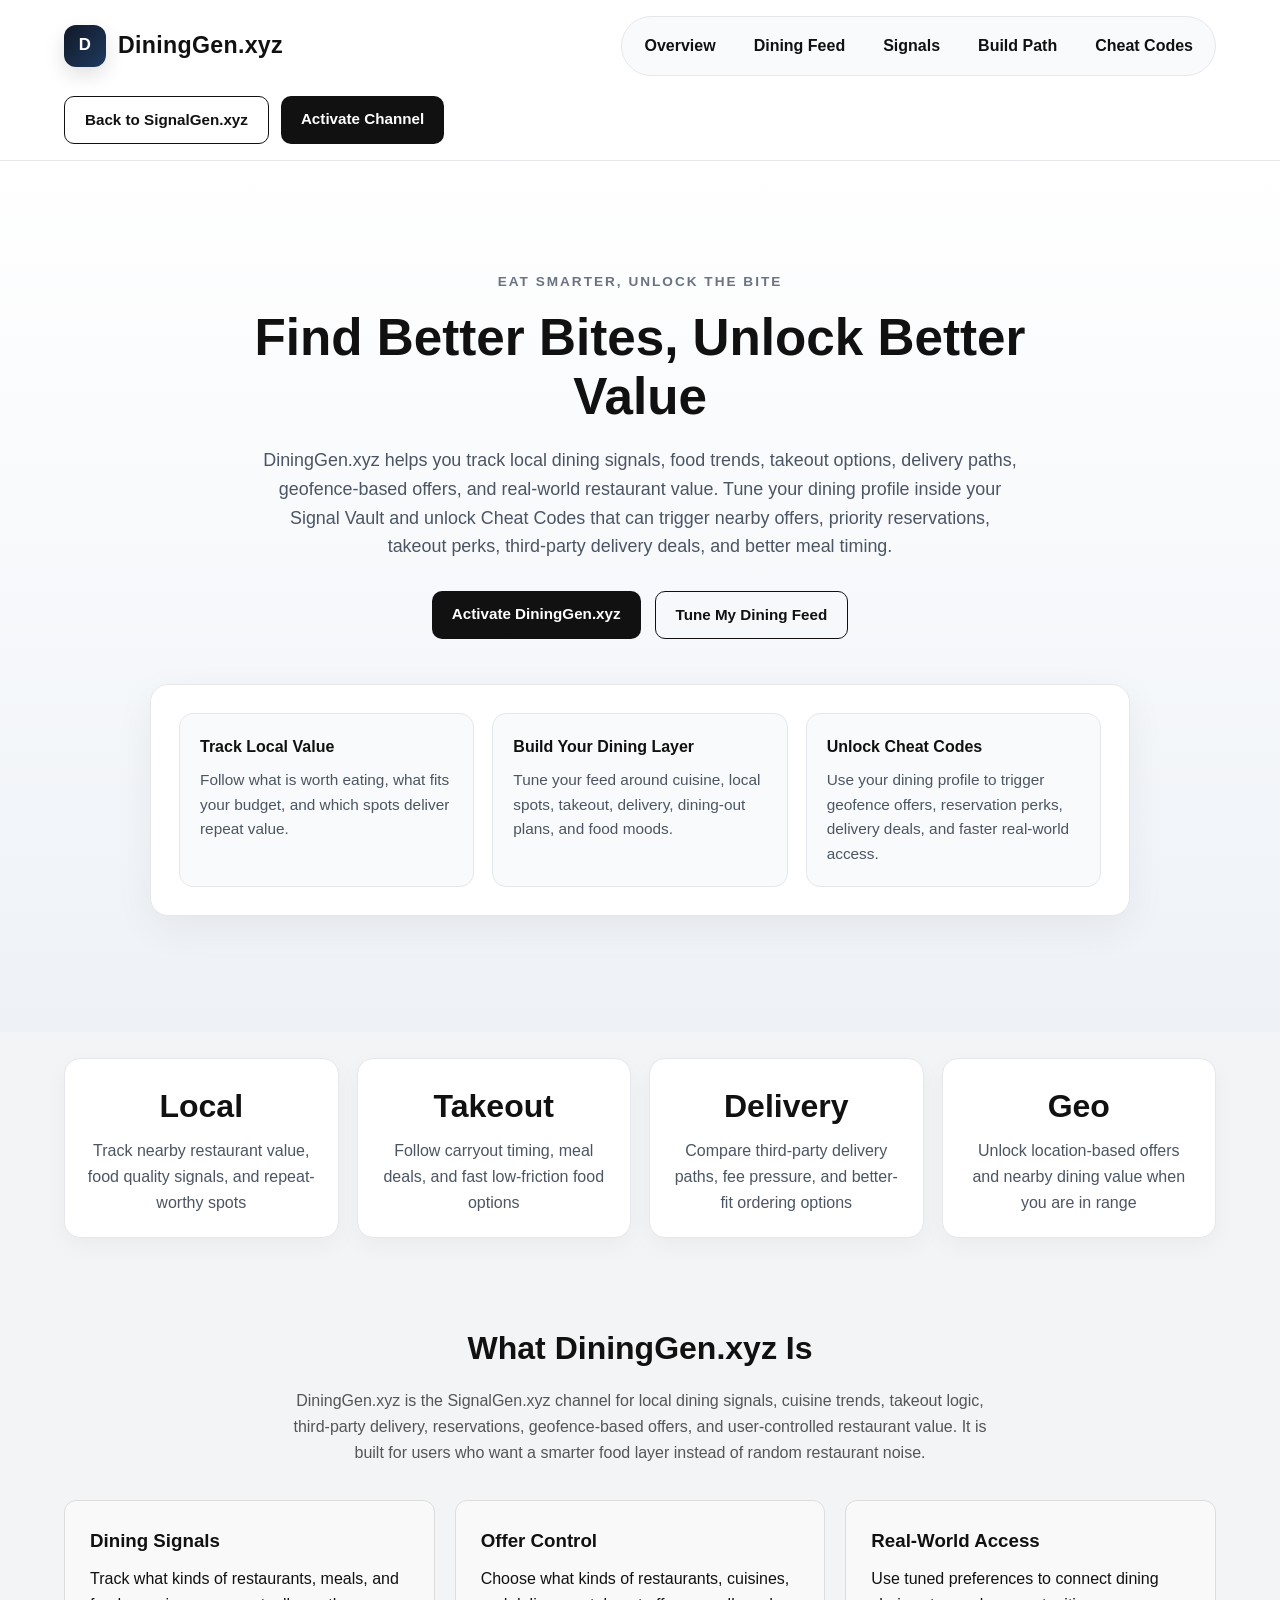
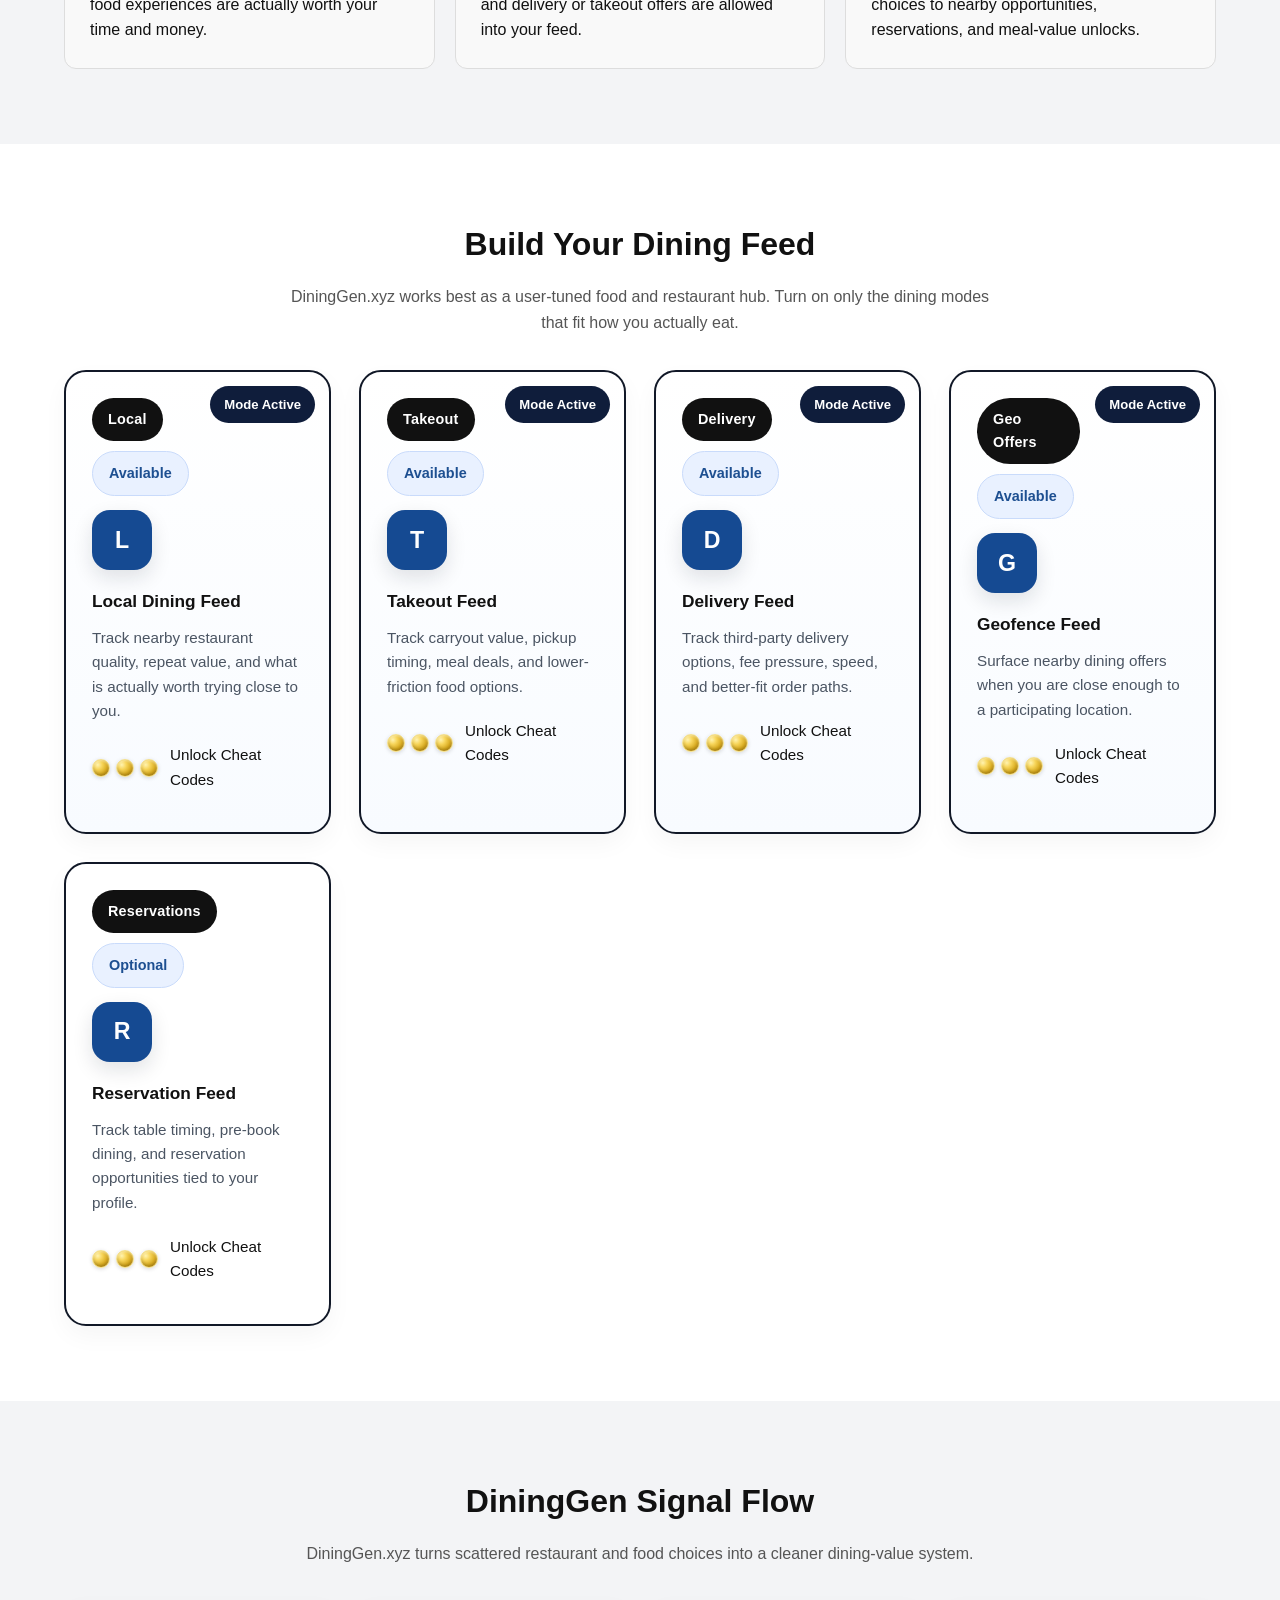
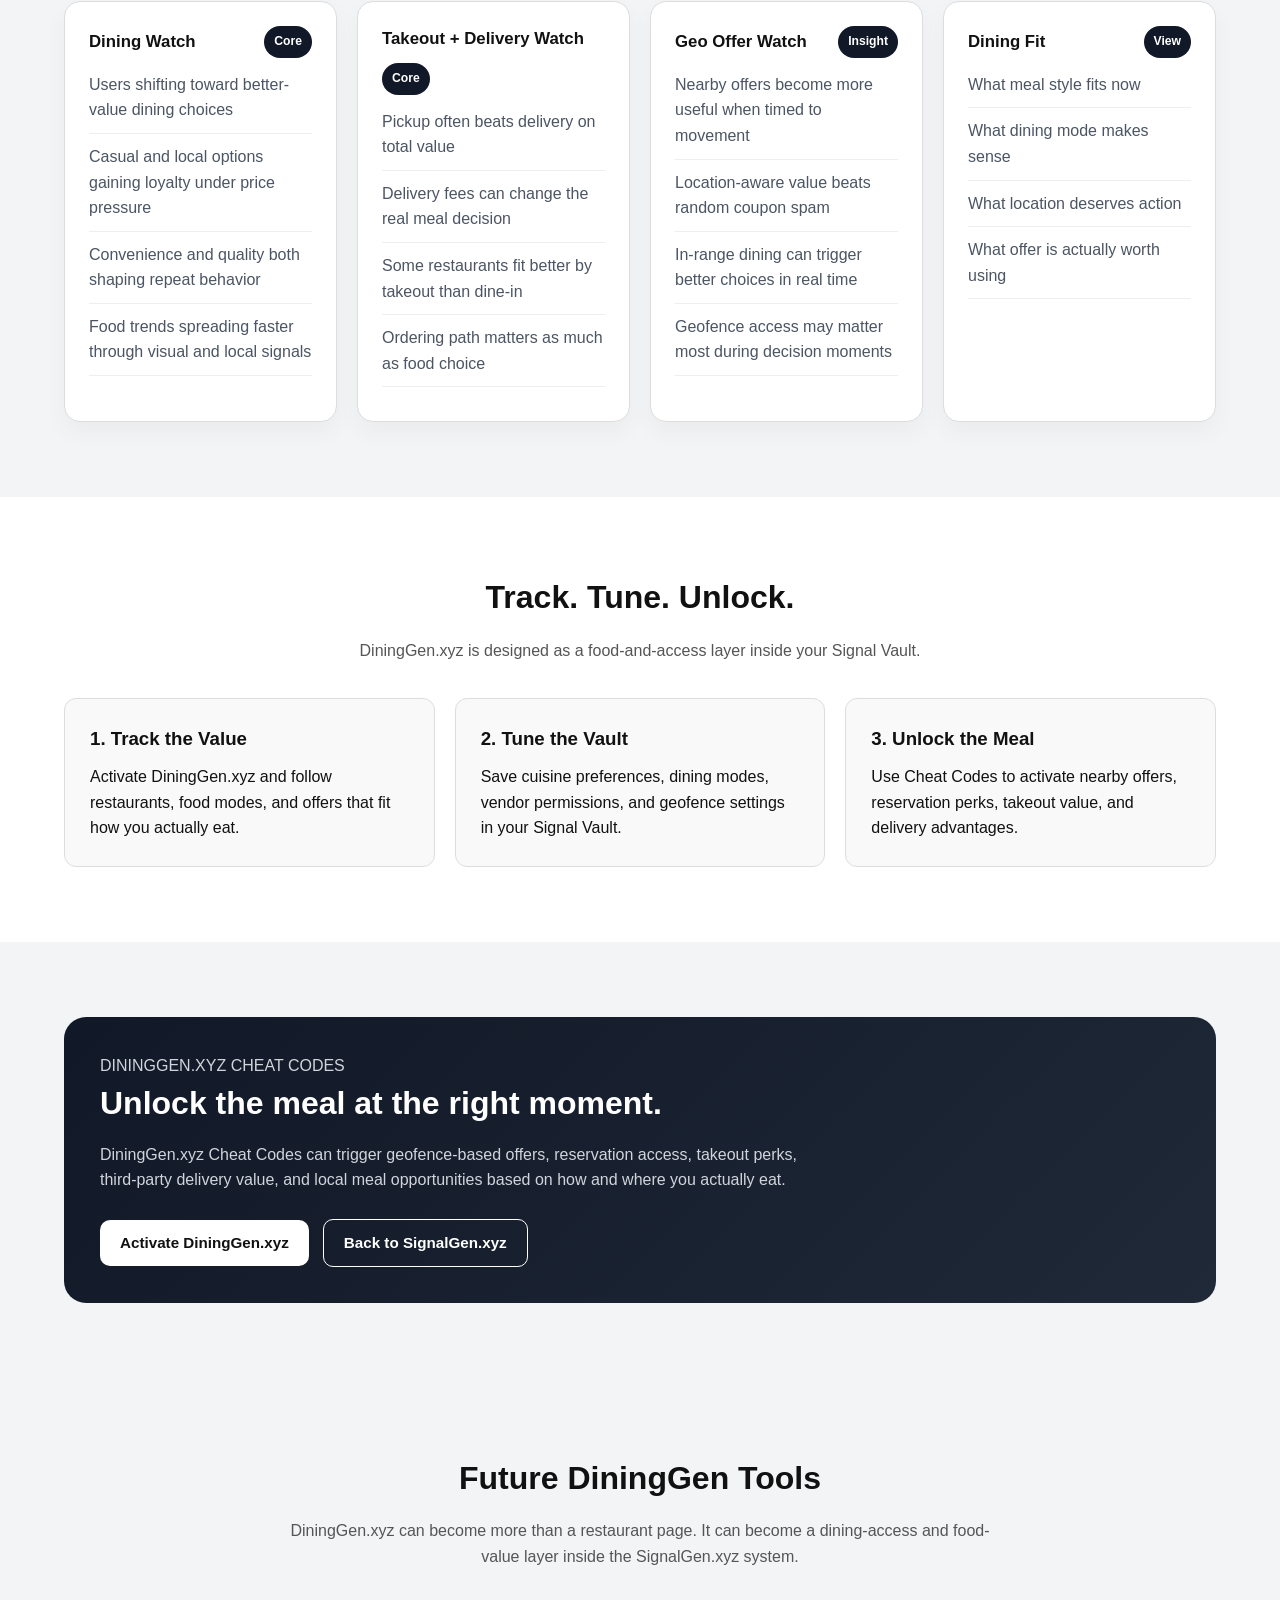
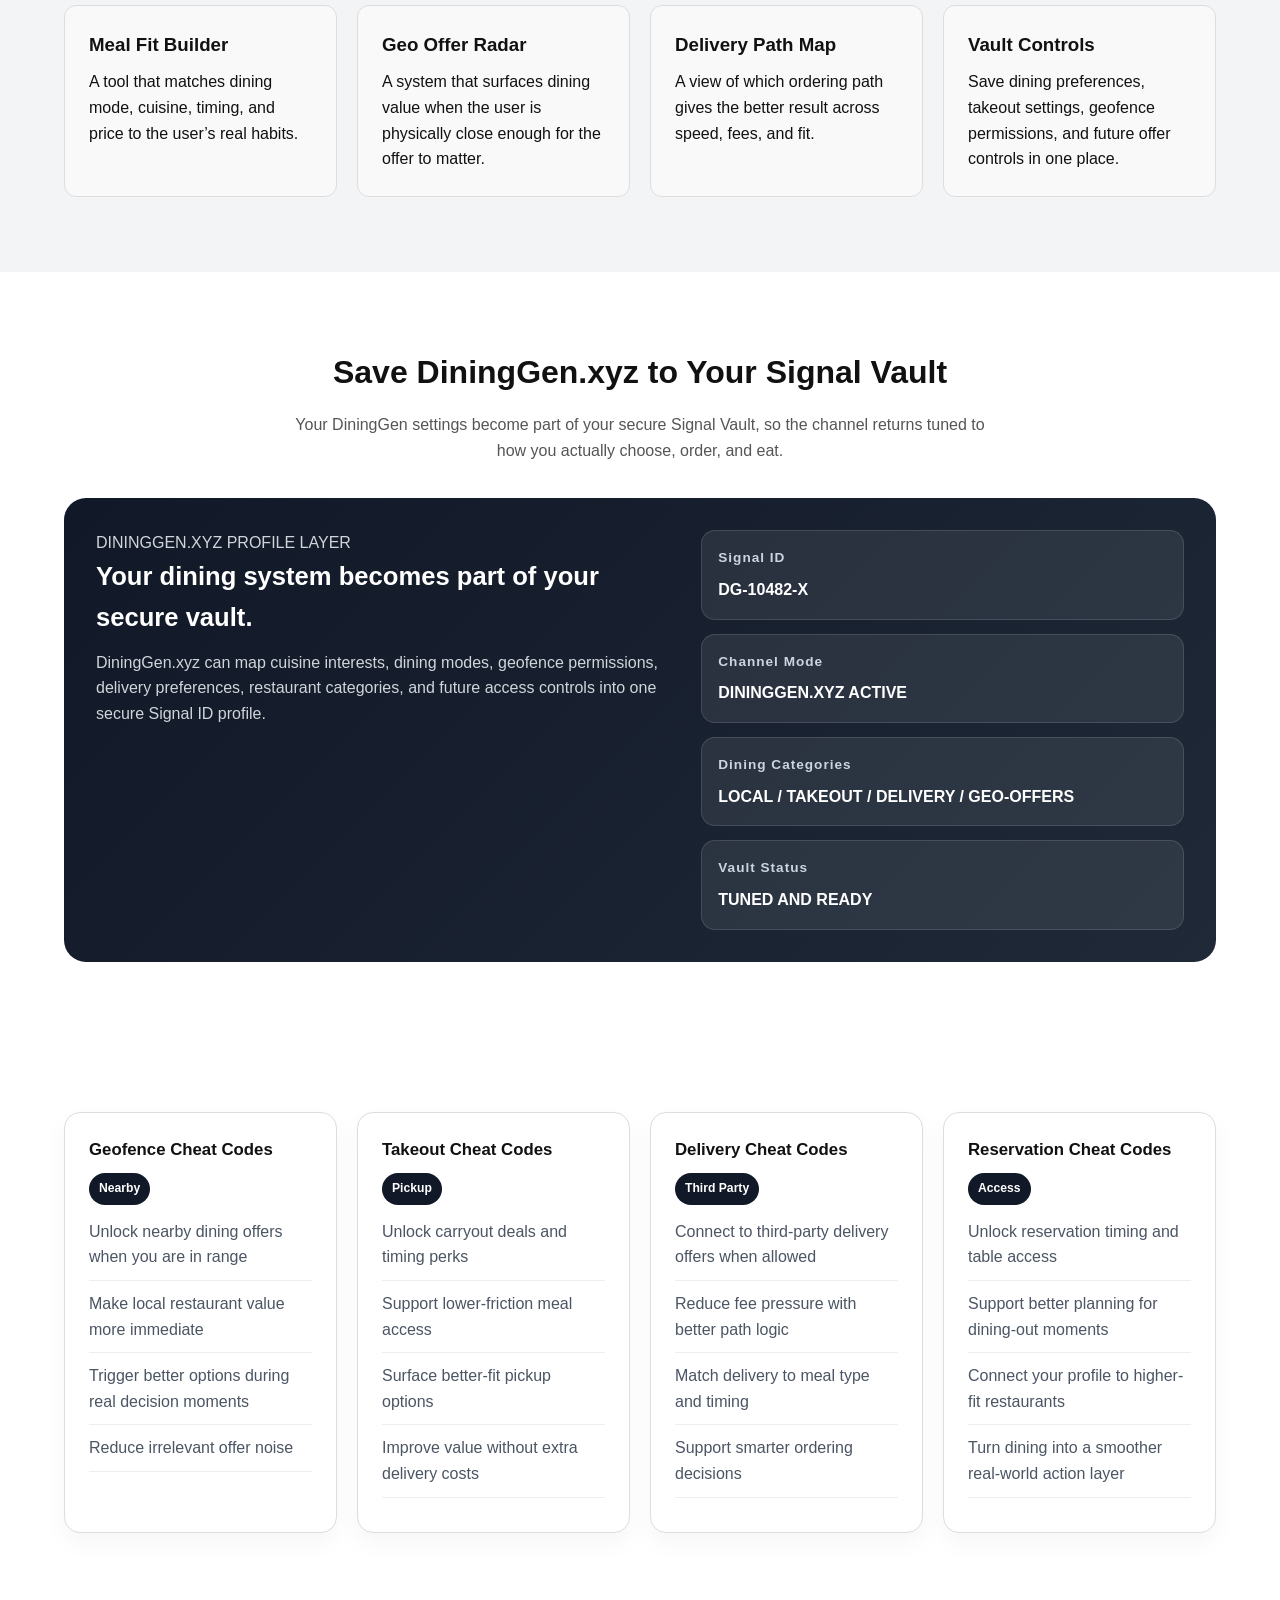
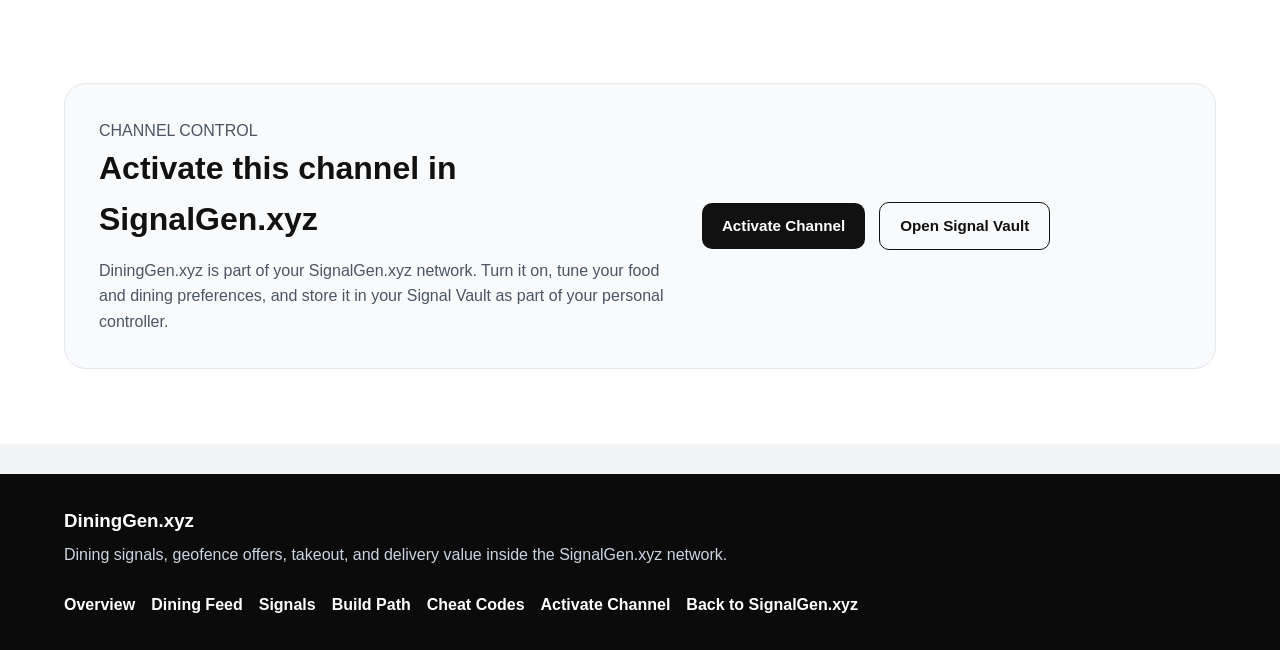
<file: dininggen.html>
<!DOCTYPE html>
<html lang="en">
<head>
  <meta charset="UTF-8" />
  <meta name="viewport" content="width=device-width, initial-scale=1.0" />
  <title>DiningGen.xyz | Find Better Bites, Unlock Better Value</title>
  <link rel="stylesheet" href="styles.css" />
</head>
<body>

  <header class="site-header">
    <div class="container header-wrap">
      <a href="index.html" class="brand">
        <span class="brand-mark">D</span>
        <span class="brand-text">DiningGen.xyz</span>
      </a>

      <nav class="main-nav">
        <a href="#overview">Overview</a>
        <a href="#feed">Dining Feed</a>
        <a href="#signals">Signals</a>
        <a href="#build-path">Build Path</a>
        <a href="#cheat-codes">Cheat Codes</a>
      </nav>

      <div class="header-actions">
        <a href="index.html" class="btn btn-outline">Back to SignalGen.xyz</a>
        <a href="index.html#channels" class="btn btn-solid">Activate Channel</a>
      </div>
    </div>
  </header>

  <section class="hero">
    <div class="container hero-content">
      <p class="eyebrow">EAT SMARTER, UNLOCK THE BITE</p>
      <h1>Find Better Bites, Unlock Better Value</h1>
      <p class="hero-text">
        DiningGen.xyz helps you track local dining signals, food trends, takeout options, delivery paths,
        geofence-based offers, and real-world restaurant value. Tune your dining profile inside your Signal Vault
        and unlock Cheat Codes that can trigger nearby offers, priority reservations, takeout perks, third-party
        delivery deals, and better meal timing.
      </p>

      <div class="hero-buttons">
        <a href="#signals" class="btn btn-solid">Activate DiningGen.xyz</a>
        <a href="#feed" class="btn btn-outline">Tune My Dining Feed</a>
      </div>

      <div class="hero-panel">
        <div class="hero-panel-grid">
          <div class="hero-panel-card">
            <h3>Track Local Value</h3>
            <p>Follow what is worth eating, what fits your budget, and which spots deliver repeat value.</p>
          </div>
          <div class="hero-panel-card">
            <h3>Build Your Dining Layer</h3>
            <p>Tune your feed around cuisine, local spots, takeout, delivery, dining-out plans, and food moods.</p>
          </div>
          <div class="hero-panel-card">
            <h3>Unlock Cheat Codes</h3>
            <p>Use your dining profile to trigger geofence offers, reservation perks, delivery deals, and faster real-world access.</p>
          </div>
        </div>
      </div>
    </div>
  </section>

  <section class="stats-strip">
    <div class="container stats-grid">
      <div class="stat-card">
        <h3>Local</h3>
        <p>Track nearby restaurant value, food quality signals, and repeat-worthy spots</p>
      </div>
      <div class="stat-card">
        <h3>Takeout</h3>
        <p>Follow carryout timing, meal deals, and fast low-friction food options</p>
      </div>
      <div class="stat-card">
        <h3>Delivery</h3>
        <p>Compare third-party delivery paths, fee pressure, and better-fit ordering options</p>
      </div>
      <div class="stat-card">
        <h3>Geo</h3>
        <p>Unlock location-based offers and nearby dining value when you are in range</p>
      </div>
    </div>
  </section>

  <section id="overview" class="section">
    <div class="container">
      <h2>What DiningGen.xyz Is</h2>
      <p class="section-intro">
        DiningGen.xyz is the SignalGen.xyz channel for local dining signals, cuisine trends, takeout logic,
        third-party delivery, reservations, geofence-based offers, and user-controlled restaurant value.
        It is built for users who want a smarter food layer instead of random restaurant noise.
      </p>

      <div class="three-col">
        <div class="info-card">
          <h3>Dining Signals</h3>
          <p>Track what kinds of restaurants, meals, and food experiences are actually worth your time and money.</p>
        </div>
        <div class="info-card">
          <h3>Offer Control</h3>
          <p>Choose what kinds of restaurants, cuisines, and delivery or takeout offers are allowed into your feed.</p>
        </div>
        <div class="info-card">
          <h3>Real-World Access</h3>
          <p>Use tuned preferences to connect dining choices to nearby opportunities, reservations, and meal-value unlocks.</p>
        </div>
      </div>
    </div>
  </section>

  <section id="feed" class="section alt-section">
    <div class="container">
      <h2>Build Your Dining Feed</h2>
      <p class="section-intro">
        DiningGen.xyz works best as a user-tuned food and restaurant hub. Turn on only the dining modes that fit how you actually eat.
      </p>

      <div class="channel-grid">
        <div class="channel-card selected-card">
          <div class="selected-check">Mode Active</div>
          <div class="channel-top">
            <span class="channel-badge">Local</span>
            <span class="channel-status">Available</span>
          </div>
          <div class="channel-icon">L</div>
          <h3>Local Dining Feed</h3>
          <p>Track nearby restaurant quality, repeat value, and what is actually worth trying close to you.</p>
          <div class="cheatcode-row">
            <div class="token-stack">
              <span class="token"></span>
              <span class="token"></span>
              <span class="token"></span>
            </div>
            <span class="cheatcode-copy">Unlock Cheat Codes</span>
          </div>
        </div>

        <div class="channel-card selected-card">
          <div class="selected-check">Mode Active</div>
          <div class="channel-top">
            <span class="channel-badge">Takeout</span>
            <span class="channel-status">Available</span>
          </div>
          <div class="channel-icon">T</div>
          <h3>Takeout Feed</h3>
          <p>Track carryout value, pickup timing, meal deals, and lower-friction food options.</p>
          <div class="cheatcode-row">
            <div class="token-stack">
              <span class="token"></span>
              <span class="token"></span>
              <span class="token"></span>
            </div>
            <span class="cheatcode-copy">Unlock Cheat Codes</span>
          </div>
        </div>

        <div class="channel-card selected-card">
          <div class="selected-check">Mode Active</div>
          <div class="channel-top">
            <span class="channel-badge">Delivery</span>
            <span class="channel-status">Available</span>
          </div>
          <div class="channel-icon">D</div>
          <h3>Delivery Feed</h3>
          <p>Track third-party delivery options, fee pressure, speed, and better-fit order paths.</p>
          <div class="cheatcode-row">
            <div class="token-stack">
              <span class="token"></span>
              <span class="token"></span>
              <span class="token"></span>
            </div>
            <span class="cheatcode-copy">Unlock Cheat Codes</span>
          </div>
        </div>

        <div class="channel-card selected-card">
          <div class="selected-check">Mode Active</div>
          <div class="channel-top">
            <span class="channel-badge">Geo Offers</span>
            <span class="channel-status">Available</span>
          </div>
          <div class="channel-icon">G</div>
          <h3>Geofence Feed</h3>
          <p>Surface nearby dining offers when you are close enough to a participating location.</p>
          <div class="cheatcode-row">
            <div class="token-stack">
              <span class="token"></span>
              <span class="token"></span>
              <span class="token"></span>
            </div>
            <span class="cheatcode-copy">Unlock Cheat Codes</span>
          </div>
        </div>

        <div class="channel-card">
          <div class="channel-top">
            <span class="channel-badge">Reservations</span>
            <span class="channel-status">Optional</span>
          </div>
          <div class="channel-icon">R</div>
          <h3>Reservation Feed</h3>
          <p>Track table timing, pre-book dining, and reservation opportunities tied to your profile.</p>
          <div class="cheatcode-row">
            <div class="token-stack">
              <span class="token"></span>
              <span class="token"></span>
              <span class="token"></span>
            </div>
            <span class="cheatcode-copy">Unlock Cheat Codes</span>
          </div>
        </div>
      </div>
    </div>
  </section>

  <section id="signals" class="section">
    <div class="container">
      <h2>DiningGen Signal Flow</h2>
      <p class="section-intro">
        DiningGen.xyz turns scattered restaurant and food choices into a cleaner dining-value system.
      </p>

      <div class="widget-grid">
        <div class="widget-card">
          <div class="widget-top">
            <h3>Dining Watch</h3>
            <span class="widget-tag">Core</span>
          </div>
          <ul>
            <li>Users shifting toward better-value dining choices</li>
            <li>Casual and local options gaining loyalty under price pressure</li>
            <li>Convenience and quality both shaping repeat behavior</li>
            <li>Food trends spreading faster through visual and local signals</li>
          </ul>
        </div>

        <div class="widget-card">
          <div class="widget-top">
            <h3>Takeout + Delivery Watch</h3>
            <span class="widget-tag">Core</span>
          </div>
          <ul>
            <li>Pickup often beats delivery on total value</li>
            <li>Delivery fees can change the real meal decision</li>
            <li>Some restaurants fit better by takeout than dine-in</li>
            <li>Ordering path matters as much as food choice</li>
          </ul>
        </div>

        <div class="widget-card">
          <div class="widget-top">
            <h3>Geo Offer Watch</h3>
            <span class="widget-tag">Insight</span>
          </div>
          <ul>
            <li>Nearby offers become more useful when timed to movement</li>
            <li>Location-aware value beats random coupon spam</li>
            <li>In-range dining can trigger better choices in real time</li>
            <li>Geofence access may matter most during decision moments</li>
          </ul>
        </div>

        <div class="widget-card">
          <div class="widget-top">
            <h3>Dining Fit</h3>
            <span class="widget-tag">View</span>
          </div>
          <ul>
            <li>What meal style fits now</li>
            <li>What dining mode makes sense</li>
            <li>What location deserves action</li>
            <li>What offer is actually worth using</li>
          </ul>
        </div>
      </div>
    </div>
  </section>

  <section id="build-path" class="section alt-section">
    <div class="container">
      <h2>Track. Tune. Unlock.</h2>
      <p class="section-intro">
        DiningGen.xyz is designed as a food-and-access layer inside your Signal Vault.
      </p>

      <div class="three-col">
        <div class="info-card">
          <h3>1. Track the Value</h3>
          <p>Activate DiningGen.xyz and follow restaurants, food modes, and offers that fit how you actually eat.</p>
        </div>
        <div class="info-card">
          <h3>2. Tune the Vault</h3>
          <p>Save cuisine preferences, dining modes, vendor permissions, and geofence settings in your Signal Vault.</p>
        </div>
        <div class="info-card">
          <h3>3. Unlock the Meal</h3>
          <p>Use Cheat Codes to activate nearby offers, reservation perks, takeout value, and delivery advantages.</p>
        </div>
      </div>
    </div>
  </section>

  <section id="cheat-codes" class="section cta-section">
    <div class="container">
      <div class="cta-box">
        <div class="cta-copy">
          <p class="network-label">DININGGEN.XYZ CHEAT CODES</p>
          <h2>Unlock the meal at the right moment.</h2>
          <p>
            DiningGen.xyz Cheat Codes can trigger geofence-based offers, reservation access, takeout perks,
            third-party delivery value, and local meal opportunities based on how and where you actually eat.
          </p>
        </div>
        <div class="cta-actions">
          <a href="#channel-activation" class="btn btn-light">Activate DiningGen.xyz</a>
          <a href="index.html" class="btn btn-outline-light">Back to SignalGen.xyz</a>
        </div>
      </div>
    </div>
  </section>

  <section id="future-tools" class="section">
    <div class="container">
      <h2>Future DiningGen Tools</h2>
      <p class="section-intro">
        DiningGen.xyz can become more than a restaurant page. It can become a dining-access and food-value layer inside the SignalGen.xyz system.
      </p>

      <div class="featured-grid">
        <div class="featured-card">
          <h3>Meal Fit Builder</h3>
          <p>A tool that matches dining mode, cuisine, timing, and price to the user’s real habits.</p>
        </div>
        <div class="featured-card">
          <h3>Geo Offer Radar</h3>
          <p>A system that surfaces dining value when the user is physically close enough for the offer to matter.</p>
        </div>
        <div class="featured-card">
          <h3>Delivery Path Map</h3>
          <p>A view of which ordering path gives the better result across speed, fees, and fit.</p>
        </div>
        <div class="featured-card">
          <h3>Vault Controls</h3>
          <p>Save dining preferences, takeout settings, geofence permissions, and future offer controls in one place.</p>
        </div>
      </div>
    </div>
  </section>

  <section class="section signal-profile-section">
    <div class="container">
      <h2>Save DiningGen.xyz to Your Signal Vault</h2>
      <p class="section-intro">
        Your DiningGen settings become part of your secure Signal Vault, so the channel returns tuned to how you actually choose, order, and eat.
      </p>

      <div class="profile-system-box">
        <div class="profile-system-copy">
          <p class="network-label">DININGGEN.XYZ PROFILE LAYER</p>
          <h3>Your dining system becomes part of your secure vault.</h3>
          <p>
            DiningGen.xyz can map cuisine interests, dining modes, geofence permissions, delivery preferences,
            restaurant categories, and future access controls into one secure Signal ID profile.
          </p>
        </div>

        <div class="profile-system-code">
          <div class="code-card">
            <h4>Signal ID</h4>
            <p>DG-10482-X</p>
          </div>
          <div class="code-card">
            <h4>Channel Mode</h4>
            <p>DININGGEN.XYZ ACTIVE</p>
          </div>
          <div class="code-card">
            <h4>Dining Categories</h4>
            <p>LOCAL / TAKEOUT / DELIVERY / GEO-OFFERS</p>
          </div>
          <div class="code-card">
            <h4>Vault Status</h4>
            <p>TUNED AND READY</p>
          </div>
        </div>
      </div>
    </div>
  </section>

  <section class="section alt-section">
    <div class="container">
      <div class="widget-grid">
        <div class="widget-card">
          <div class="widget-top">
            <h3>Geofence Cheat Codes</h3>
            <span class="widget-tag">Nearby</span>
          </div>
          <ul>
            <li>Unlock nearby dining offers when you are in range</li>
            <li>Make local restaurant value more immediate</li>
            <li>Trigger better options during real decision moments</li>
            <li>Reduce irrelevant offer noise</li>
          </ul>
        </div>

        <div class="widget-card">
          <div class="widget-top">
            <h3>Takeout Cheat Codes</h3>
            <span class="widget-tag">Pickup</span>
          </div>
          <ul>
            <li>Unlock carryout deals and timing perks</li>
            <li>Support lower-friction meal access</li>
            <li>Surface better-fit pickup options</li>
            <li>Improve value without extra delivery costs</li>
          </ul>
        </div>

        <div class="widget-card">
          <div class="widget-top">
            <h3>Delivery Cheat Codes</h3>
            <span class="widget-tag">Third Party</span>
          </div>
          <ul>
            <li>Connect to third-party delivery offers when allowed</li>
            <li>Reduce fee pressure with better path logic</li>
            <li>Match delivery to meal type and timing</li>
            <li>Support smarter ordering decisions</li>
          </ul>
        </div>

        <div class="widget-card">
          <div class="widget-top">
            <h3>Reservation Cheat Codes</h3>
            <span class="widget-tag">Access</span>
          </div>
          <ul>
            <li>Unlock reservation timing and table access</li>
            <li>Support better planning for dining-out moments</li>
            <li>Connect your profile to higher-fit restaurants</li>
            <li>Turn dining into a smoother real-world action layer</li>
          </ul>
        </div>
      </div>
    </div>
  </section>

  <section id="channel-activation" class="section early-access-section">
    <div class="container">
      <div class="early-access-box">
        <div class="early-access-copy">
          <p class="network-label dark-label">CHANNEL CONTROL</p>
          <h2>Activate this channel in SignalGen.xyz</h2>
          <p>
            DiningGen.xyz is part of your SignalGen.xyz network. Turn it on, tune your food and dining preferences,
            and store it in your Signal Vault as part of your personal controller.
          </p>
        </div>

        <div class="cta-actions">
          <a href="index.html#channels" class="btn btn-solid">Activate Channel</a>
          <a href="index.html#signal-profile" class="btn btn-outline">Open Signal Vault</a>
        </div>
      </div>
    </div>
  </section>

  <footer class="site-footer">
    <div class="container footer-wrap">
      <div class="footer-brand">
        <h3>DiningGen.xyz</h3>
        <p>Dining signals, geofence offers, takeout, and delivery value inside the SignalGen.xyz network.</p>
      </div>

      <div class="footer-links">
        <a href="#overview">Overview</a>
        <a href="#feed">Dining Feed</a>
        <a href="#signals">Signals</a>
        <a href="#build-path">Build Path</a>
        <a href="#cheat-codes">Cheat Codes</a>
        <a href="#channel-activation">Activate Channel</a>
        <a href="index.html">Back to SignalGen.xyz</a>
      </div>
    </div>
  </footer>

</body>
</html>
</file>
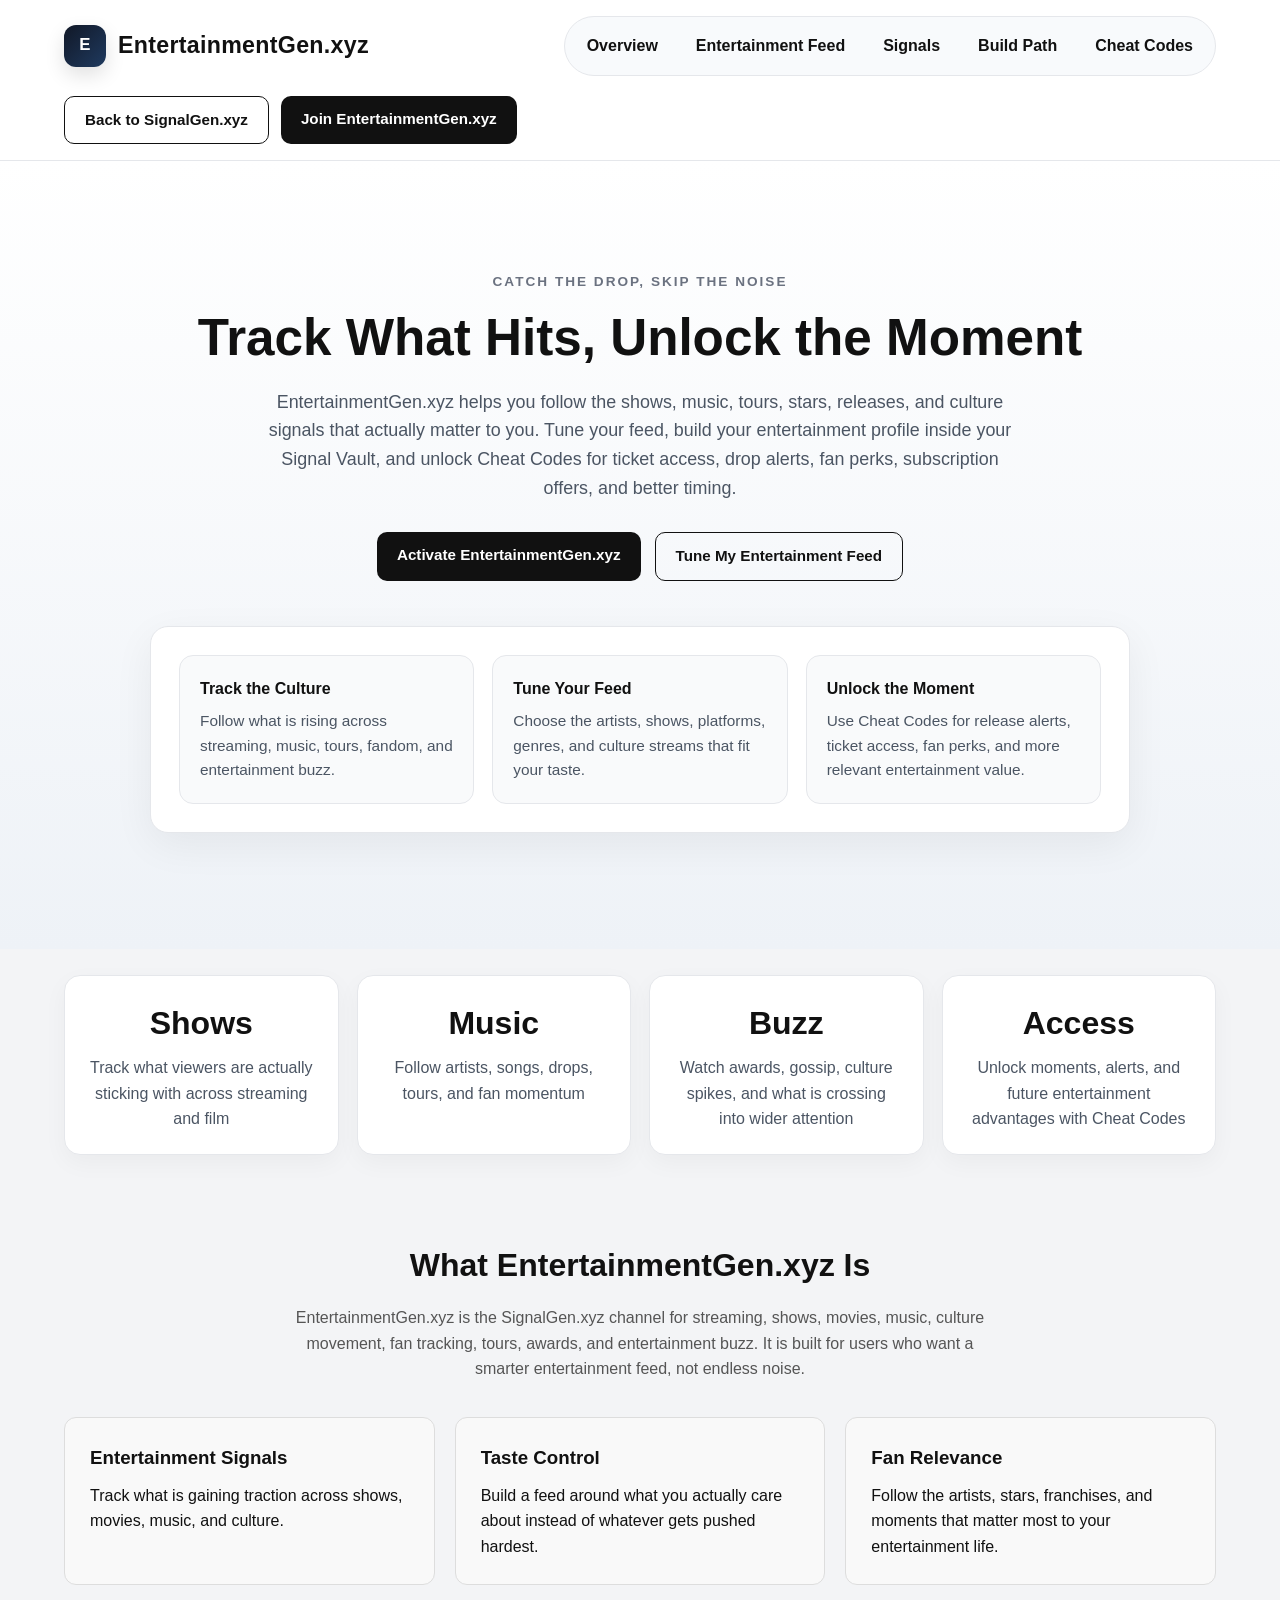
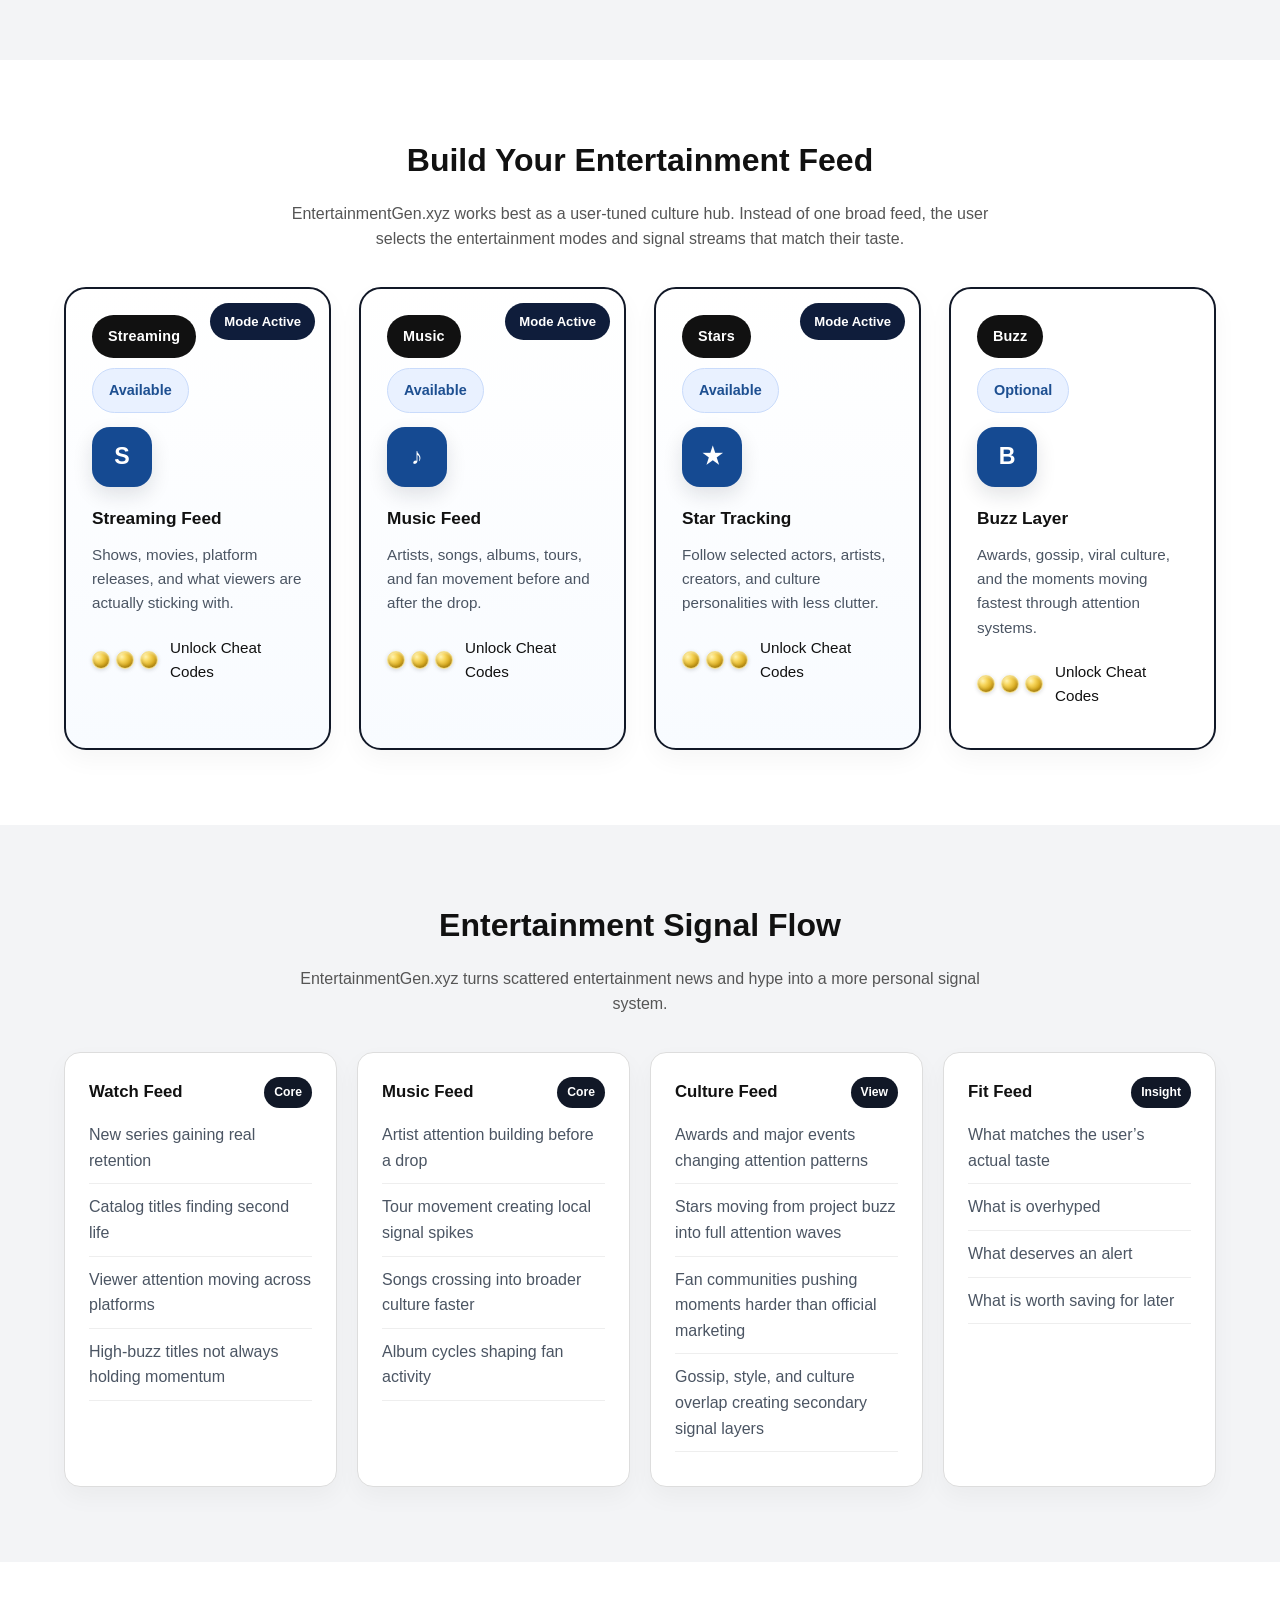
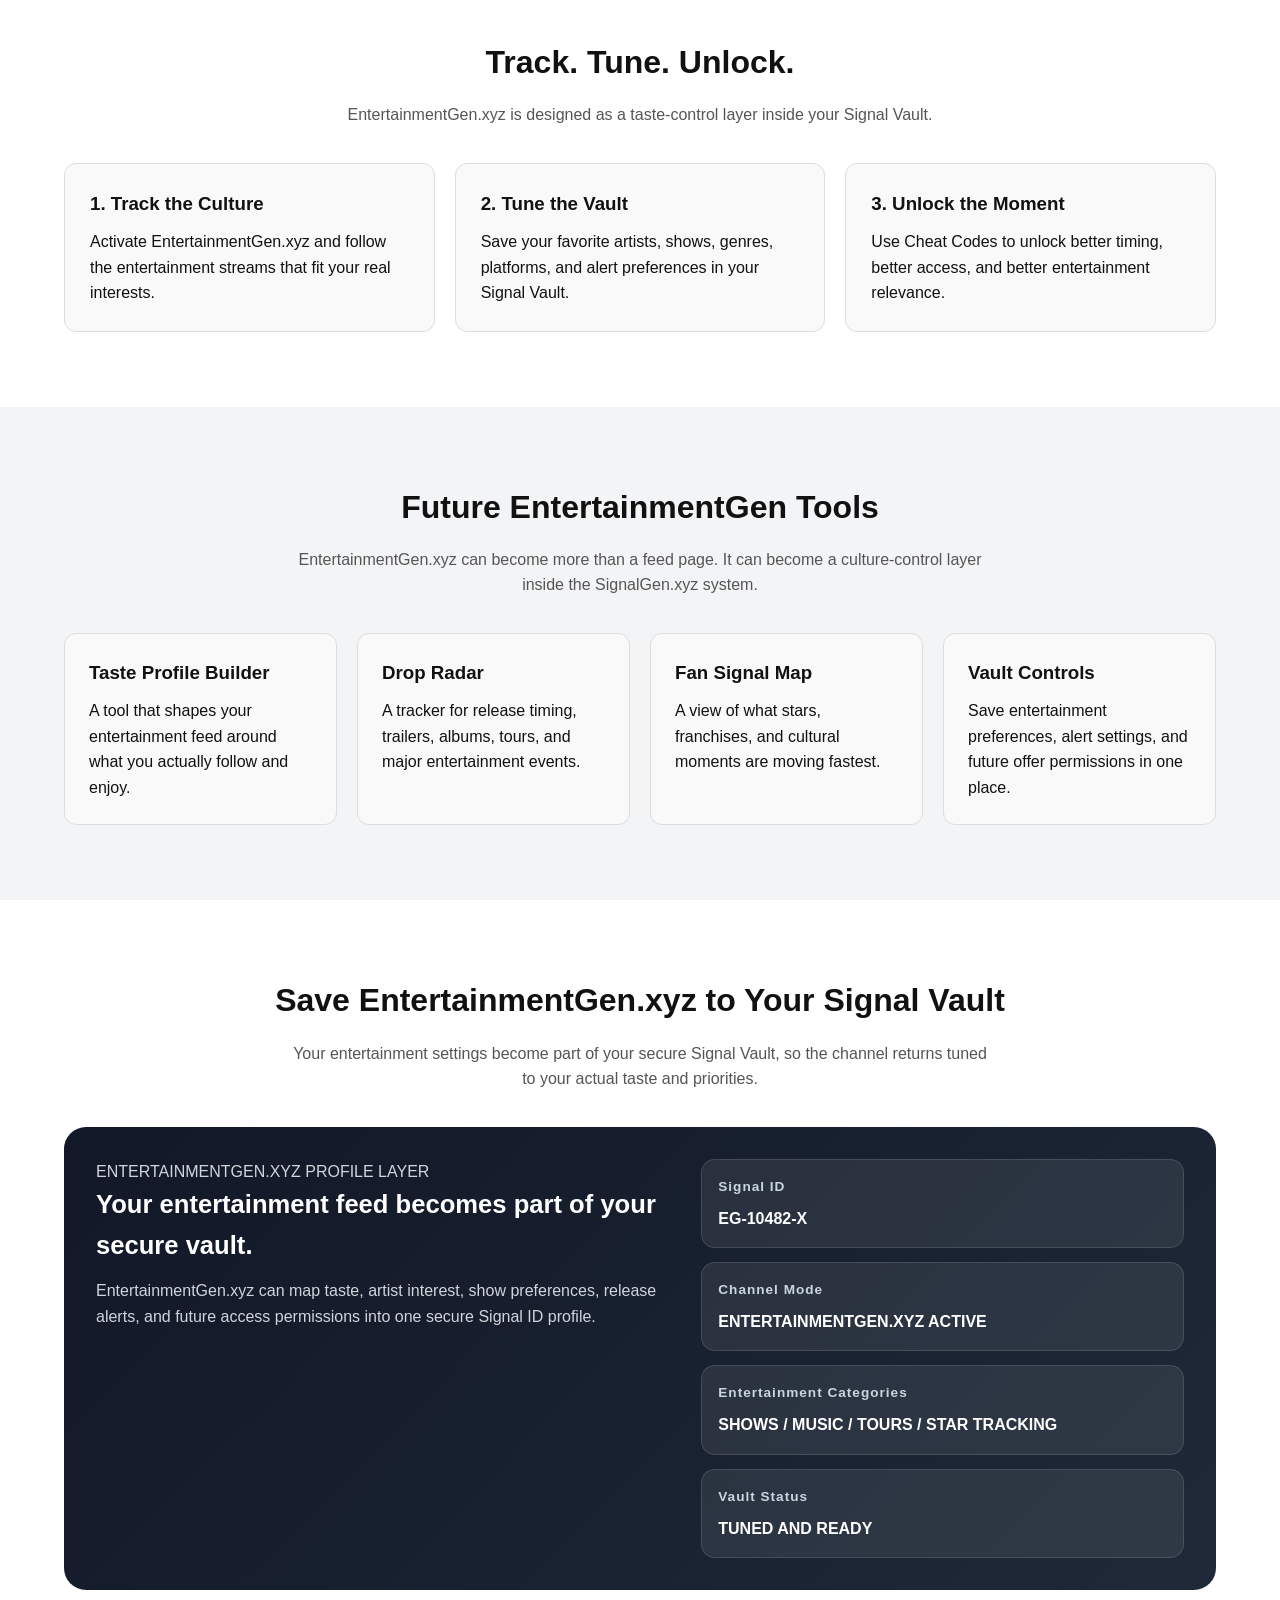
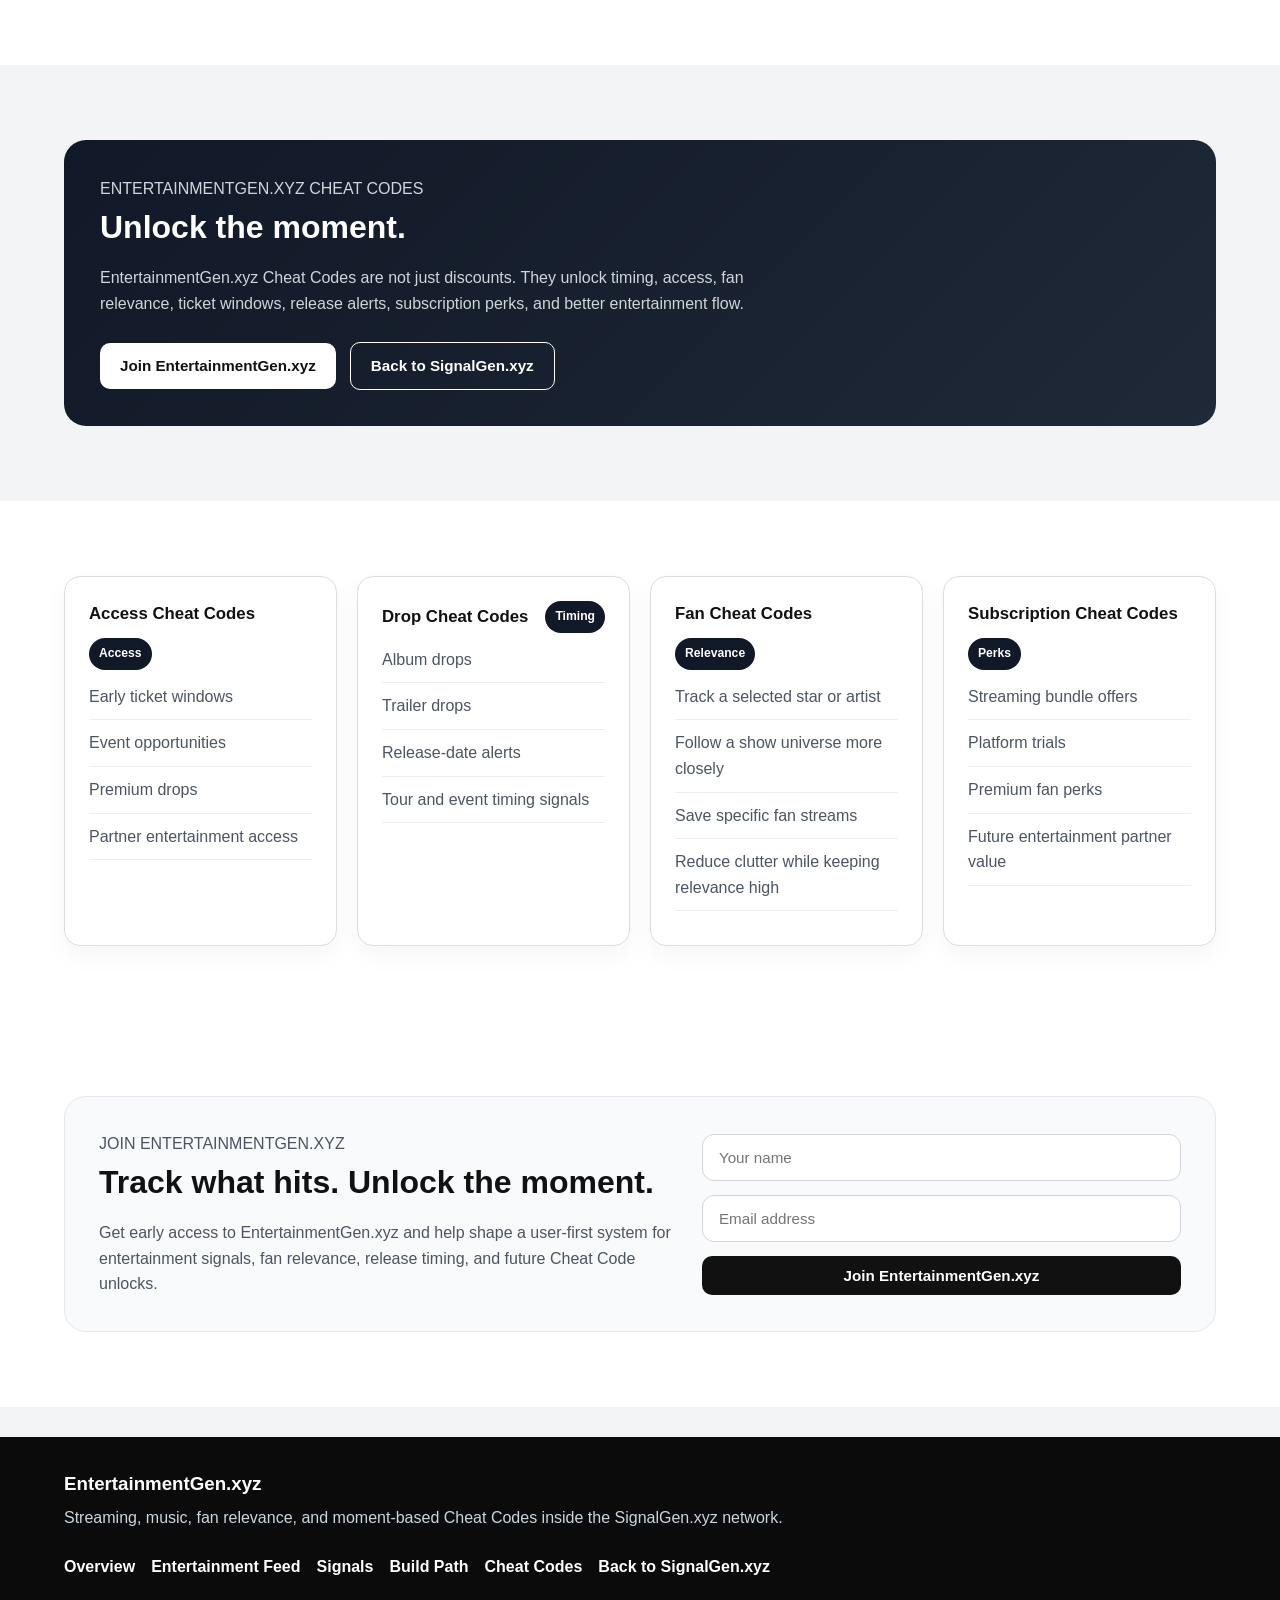
<file: entertainmentgen.html>
<!DOCTYPE html>
<html lang="en">
<head>
  <meta charset="UTF-8" />
  <meta name="viewport" content="width=device-width, initial-scale=1.0" />
  <title>EntertainmentGen.xyz | Track What Hits, Unlock the Moment</title>
  <link rel="stylesheet" href="styles.css" />
</head>
<body>

  <header class="site-header">
    <div class="container header-wrap">
      <a href="index.html" class="brand">
        <span class="brand-mark">E</span>
        <span class="brand-text">EntertainmentGen.xyz</span>
      </a>

      <nav class="main-nav">
        <a href="#overview">Overview</a>
        <a href="#feed">Entertainment Feed</a>
        <a href="#signals">Signals</a>
        <a href="#build-path">Build Path</a>
        <a href="#cheat-codes">Cheat Codes</a>
      </nav>

      <div class="header-actions">
        <a href="index.html" class="btn btn-outline">Back to SignalGen.xyz</a>
        <a href="#join" class="btn btn-solid">Join EntertainmentGen.xyz</a>
      </div>
    </div>
  </header>

  <section class="hero">
    <div class="container hero-content">
      <p class="eyebrow">CATCH THE DROP, SKIP THE NOISE</p>
      <h1>Track What Hits, Unlock the Moment</h1>
      <p class="hero-text">
        EntertainmentGen.xyz helps you follow the shows, music, tours, stars, releases, and culture signals that actually matter to you.
        Tune your feed, build your entertainment profile inside your Signal Vault, and unlock Cheat Codes for ticket access, drop alerts,
        fan perks, subscription offers, and better timing.
      </p>

      <div class="hero-buttons">
        <a href="#signals" class="btn btn-solid">Activate EntertainmentGen.xyz</a>
        <a href="#feed" class="btn btn-outline">Tune My Entertainment Feed</a>
      </div>

      <div class="hero-panel">
        <div class="hero-panel-grid">
          <div class="hero-panel-card">
            <h3>Track the Culture</h3>
            <p>Follow what is rising across streaming, music, tours, fandom, and entertainment buzz.</p>
          </div>
          <div class="hero-panel-card">
            <h3>Tune Your Feed</h3>
            <p>Choose the artists, shows, platforms, genres, and culture streams that fit your taste.</p>
          </div>
          <div class="hero-panel-card">
            <h3>Unlock the Moment</h3>
            <p>Use Cheat Codes for release alerts, ticket access, fan perks, and more relevant entertainment value.</p>
          </div>
        </div>
      </div>
    </div>
  </section>

  <section class="stats-strip">
    <div class="container stats-grid">
      <div class="stat-card">
        <h3>Shows</h3>
        <p>Track what viewers are actually sticking with across streaming and film</p>
      </div>
      <div class="stat-card">
        <h3>Music</h3>
        <p>Follow artists, songs, drops, tours, and fan momentum</p>
      </div>
      <div class="stat-card">
        <h3>Buzz</h3>
        <p>Watch awards, gossip, culture spikes, and what is crossing into wider attention</p>
      </div>
      <div class="stat-card">
        <h3>Access</h3>
        <p>Unlock moments, alerts, and future entertainment advantages with Cheat Codes</p>
      </div>
    </div>
  </section>

  <section id="overview" class="section">
    <div class="container">
      <h2>What EntertainmentGen.xyz Is</h2>
      <p class="section-intro">
        EntertainmentGen.xyz is the SignalGen.xyz channel for streaming, shows, movies, music, culture movement, fan tracking,
        tours, awards, and entertainment buzz. It is built for users who want a smarter entertainment feed, not endless noise.
      </p>

      <div class="three-col">
        <div class="info-card">
          <h3>Entertainment Signals</h3>
          <p>Track what is gaining traction across shows, movies, music, and culture.</p>
        </div>
        <div class="info-card">
          <h3>Taste Control</h3>
          <p>Build a feed around what you actually care about instead of whatever gets pushed hardest.</p>
        </div>
        <div class="info-card">
          <h3>Fan Relevance</h3>
          <p>Follow the artists, stars, franchises, and moments that matter most to your entertainment life.</p>
        </div>
      </div>
    </div>
  </section>

  <section id="feed" class="section alt-section">
    <div class="container">
      <h2>Build Your Entertainment Feed</h2>
      <p class="section-intro">
        EntertainmentGen.xyz works best as a user-tuned culture hub. Instead of one broad feed, the user selects the entertainment modes and signal streams that match their taste.
      </p>

      <div class="channel-grid">
        <div class="channel-card selected-card">
          <div class="selected-check">Mode Active</div>
          <div class="channel-top">
            <span class="channel-badge">Streaming</span>
            <span class="channel-status">Available</span>
          </div>
          <div class="channel-icon">S</div>
          <h3>Streaming Feed</h3>
          <p>Shows, movies, platform releases, and what viewers are actually sticking with.</p>
          <div class="cheatcode-row">
            <div class="token-stack">
              <span class="token"></span>
              <span class="token"></span>
              <span class="token"></span>
            </div>
            <span class="cheatcode-copy">Unlock Cheat Codes</span>
          </div>
        </div>

        <div class="channel-card selected-card">
          <div class="selected-check">Mode Active</div>
          <div class="channel-top">
            <span class="channel-badge">Music</span>
            <span class="channel-status">Available</span>
          </div>
          <div class="channel-icon">♪</div>
          <h3>Music Feed</h3>
          <p>Artists, songs, albums, tours, and fan movement before and after the drop.</p>
          <div class="cheatcode-row">
            <div class="token-stack">
              <span class="token"></span>
              <span class="token"></span>
              <span class="token"></span>
            </div>
            <span class="cheatcode-copy">Unlock Cheat Codes</span>
          </div>
        </div>

        <div class="channel-card selected-card">
          <div class="selected-check">Mode Active</div>
          <div class="channel-top">
            <span class="channel-badge">Stars</span>
            <span class="channel-status">Available</span>
          </div>
          <div class="channel-icon">★</div>
          <h3>Star Tracking</h3>
          <p>Follow selected actors, artists, creators, and culture personalities with less clutter.</p>
          <div class="cheatcode-row">
            <div class="token-stack">
              <span class="token"></span>
              <span class="token"></span>
              <span class="token"></span>
            </div>
            <span class="cheatcode-copy">Unlock Cheat Codes</span>
          </div>
        </div>

        <div class="channel-card">
          <div class="channel-top">
            <span class="channel-badge">Buzz</span>
            <span class="channel-status">Optional</span>
          </div>
          <div class="channel-icon">B</div>
          <h3>Buzz Layer</h3>
          <p>Awards, gossip, viral culture, and the moments moving fastest through attention systems.</p>
          <div class="cheatcode-row">
            <div class="token-stack">
              <span class="token"></span>
              <span class="token"></span>
              <span class="token"></span>
            </div>
            <span class="cheatcode-copy">Unlock Cheat Codes</span>
          </div>
        </div>
      </div>
    </div>
  </section>

  <section id="signals" class="section">
    <div class="container">
      <h2>Entertainment Signal Flow</h2>
      <p class="section-intro">
        EntertainmentGen.xyz turns scattered entertainment news and hype into a more personal signal system.
      </p>

      <div class="widget-grid">
        <div class="widget-card">
          <div class="widget-top">
            <h3>Watch Feed</h3>
            <span class="widget-tag">Core</span>
          </div>
          <ul>
            <li>New series gaining real retention</li>
            <li>Catalog titles finding second life</li>
            <li>Viewer attention moving across platforms</li>
            <li>High-buzz titles not always holding momentum</li>
          </ul>
        </div>

        <div class="widget-card">
          <div class="widget-top">
            <h3>Music Feed</h3>
            <span class="widget-tag">Core</span>
          </div>
          <ul>
            <li>Artist attention building before a drop</li>
            <li>Tour movement creating local signal spikes</li>
            <li>Songs crossing into broader culture faster</li>
            <li>Album cycles shaping fan activity</li>
          </ul>
        </div>

        <div class="widget-card">
          <div class="widget-top">
            <h3>Culture Feed</h3>
            <span class="widget-tag">View</span>
          </div>
          <ul>
            <li>Awards and major events changing attention patterns</li>
            <li>Stars moving from project buzz into full attention waves</li>
            <li>Fan communities pushing moments harder than official marketing</li>
            <li>Gossip, style, and culture overlap creating secondary signal layers</li>
          </ul>
        </div>

        <div class="widget-card">
          <div class="widget-top">
            <h3>Fit Feed</h3>
            <span class="widget-tag">Insight</span>
          </div>
          <ul>
            <li>What matches the user’s actual taste</li>
            <li>What is overhyped</li>
            <li>What deserves an alert</li>
            <li>What is worth saving for later</li>
          </ul>
        </div>
      </div>
    </div>
  </section>

  <section id="build-path" class="section alt-section">
    <div class="container">
      <h2>Track. Tune. Unlock.</h2>
      <p class="section-intro">
        EntertainmentGen.xyz is designed as a taste-control layer inside your Signal Vault.
      </p>

      <div class="three-col">
        <div class="info-card">
          <h3>1. Track the Culture</h3>
          <p>Activate EntertainmentGen.xyz and follow the entertainment streams that fit your real interests.</p>
        </div>
        <div class="info-card">
          <h3>2. Tune the Vault</h3>
          <p>Save your favorite artists, shows, genres, platforms, and alert preferences in your Signal Vault.</p>
        </div>
        <div class="info-card">
          <h3>3. Unlock the Moment</h3>
          <p>Use Cheat Codes to unlock better timing, better access, and better entertainment relevance.</p>
        </div>
      </div>
    </div>
  </section>

  <section id="future-tools" class="section">
    <div class="container">
      <h2>Future EntertainmentGen Tools</h2>
      <p class="section-intro">
        EntertainmentGen.xyz can become more than a feed page. It can become a culture-control layer inside the SignalGen.xyz system.
      </p>

      <div class="featured-grid">
        <div class="featured-card">
          <h3>Taste Profile Builder</h3>
          <p>A tool that shapes your entertainment feed around what you actually follow and enjoy.</p>
        </div>
        <div class="featured-card">
          <h3>Drop Radar</h3>
          <p>A tracker for release timing, trailers, albums, tours, and major entertainment events.</p>
        </div>
        <div class="featured-card">
          <h3>Fan Signal Map</h3>
          <p>A view of what stars, franchises, and cultural moments are moving fastest.</p>
        </div>
        <div class="featured-card">
          <h3>Vault Controls</h3>
          <p>Save entertainment preferences, alert settings, and future offer permissions in one place.</p>
        </div>
      </div>
    </div>
  </section>

  <section class="section signal-profile-section">
    <div class="container">
      <h2>Save EntertainmentGen.xyz to Your Signal Vault</h2>
      <p class="section-intro">
        Your entertainment settings become part of your secure Signal Vault, so the channel returns tuned to your actual taste and priorities.
      </p>

      <div class="profile-system-box">
        <div class="profile-system-copy">
          <p class="network-label">ENTERTAINMENTGEN.XYZ PROFILE LAYER</p>
          <h3>Your entertainment feed becomes part of your secure vault.</h3>
          <p>
            EntertainmentGen.xyz can map taste, artist interest, show preferences, release alerts,
            and future access permissions into one secure Signal ID profile.
          </p>
        </div>

        <div class="profile-system-code">
          <div class="code-card">
            <h4>Signal ID</h4>
            <p>EG-10482-X</p>
          </div>
          <div class="code-card">
            <h4>Channel Mode</h4>
            <p>ENTERTAINMENTGEN.XYZ ACTIVE</p>
          </div>
          <div class="code-card">
            <h4>Entertainment Categories</h4>
            <p>SHOWS / MUSIC / TOURS / STAR TRACKING</p>
          </div>
          <div class="code-card">
            <h4>Vault Status</h4>
            <p>TUNED AND READY</p>
          </div>
        </div>
      </div>
    </div>
  </section>

  <section id="cheat-codes" class="section cta-section">
    <div class="container">
      <div class="cta-box">
        <div class="cta-copy">
          <p class="network-label">ENTERTAINMENTGEN.XYZ CHEAT CODES</p>
          <h2>Unlock the moment.</h2>
          <p>
            EntertainmentGen.xyz Cheat Codes are not just discounts. They unlock timing, access, fan relevance,
            ticket windows, release alerts, subscription perks, and better entertainment flow.
          </p>
        </div>
        <div class="cta-actions">
          <a href="#join" class="btn btn-light">Join EntertainmentGen.xyz</a>
          <a href="index.html" class="btn btn-outline-light">Back to SignalGen.xyz</a>
        </div>
      </div>
    </div>
  </section>

  <section class="section alt-section">
    <div class="container">
      <div class="widget-grid">
        <div class="widget-card">
          <div class="widget-top">
            <h3>Access Cheat Codes</h3>
            <span class="widget-tag">Access</span>
          </div>
          <ul>
            <li>Early ticket windows</li>
            <li>Event opportunities</li>
            <li>Premium drops</li>
            <li>Partner entertainment access</li>
          </ul>
        </div>

        <div class="widget-card">
          <div class="widget-top">
            <h3>Drop Cheat Codes</h3>
            <span class="widget-tag">Timing</span>
          </div>
          <ul>
            <li>Album drops</li>
            <li>Trailer drops</li>
            <li>Release-date alerts</li>
            <li>Tour and event timing signals</li>
          </ul>
        </div>

        <div class="widget-card">
          <div class="widget-top">
            <h3>Fan Cheat Codes</h3>
            <span class="widget-tag">Relevance</span>
          </div>
          <ul>
            <li>Track a selected star or artist</li>
            <li>Follow a show universe more closely</li>
            <li>Save specific fan streams</li>
            <li>Reduce clutter while keeping relevance high</li>
          </ul>
        </div>

        <div class="widget-card">
          <div class="widget-top">
            <h3>Subscription Cheat Codes</h3>
            <span class="widget-tag">Perks</span>
          </div>
          <ul>
            <li>Streaming bundle offers</li>
            <li>Platform trials</li>
            <li>Premium fan perks</li>
            <li>Future entertainment partner value</li>
          </ul>
        </div>
      </div>
    </div>
  </section>

  <section id="join" class="section early-access-section">
    <div class="container">
      <div class="early-access-box">
        <div class="early-access-copy">
          <p class="network-label dark-label">JOIN ENTERTAINMENTGEN.XYZ</p>
          <h2>Track what hits. Unlock the moment.</h2>
          <p>
            Get early access to EntertainmentGen.xyz and help shape a user-first system for entertainment signals,
            fan relevance, release timing, and future Cheat Code unlocks.
          </p>
        </div>

        <form class="early-access-form">
          <input type="text" placeholder="Your name" />
          <input type="email" placeholder="Email address" />
          <button type="submit" class="btn btn-solid">Join EntertainmentGen.xyz</button>
        </form>
      </div>
    </div>
  </section>

  <footer class="site-footer">
    <div class="container footer-wrap">
      <div class="footer-brand">
        <h3>EntertainmentGen.xyz</h3>
        <p>Streaming, music, fan relevance, and moment-based Cheat Codes inside the SignalGen.xyz network.</p>
      </div>

      <div class="footer-links">
        <a href="#overview">Overview</a>
        <a href="#feed">Entertainment Feed</a>
        <a href="#signals">Signals</a>
        <a href="#build-path">Build Path</a>
        <a href="#cheat-codes">Cheat Codes</a>
        <a href="index.html">Back to SignalGen.xyz</a>
      </div>
    </div>
  </footer>

</body>
</html>
</file>
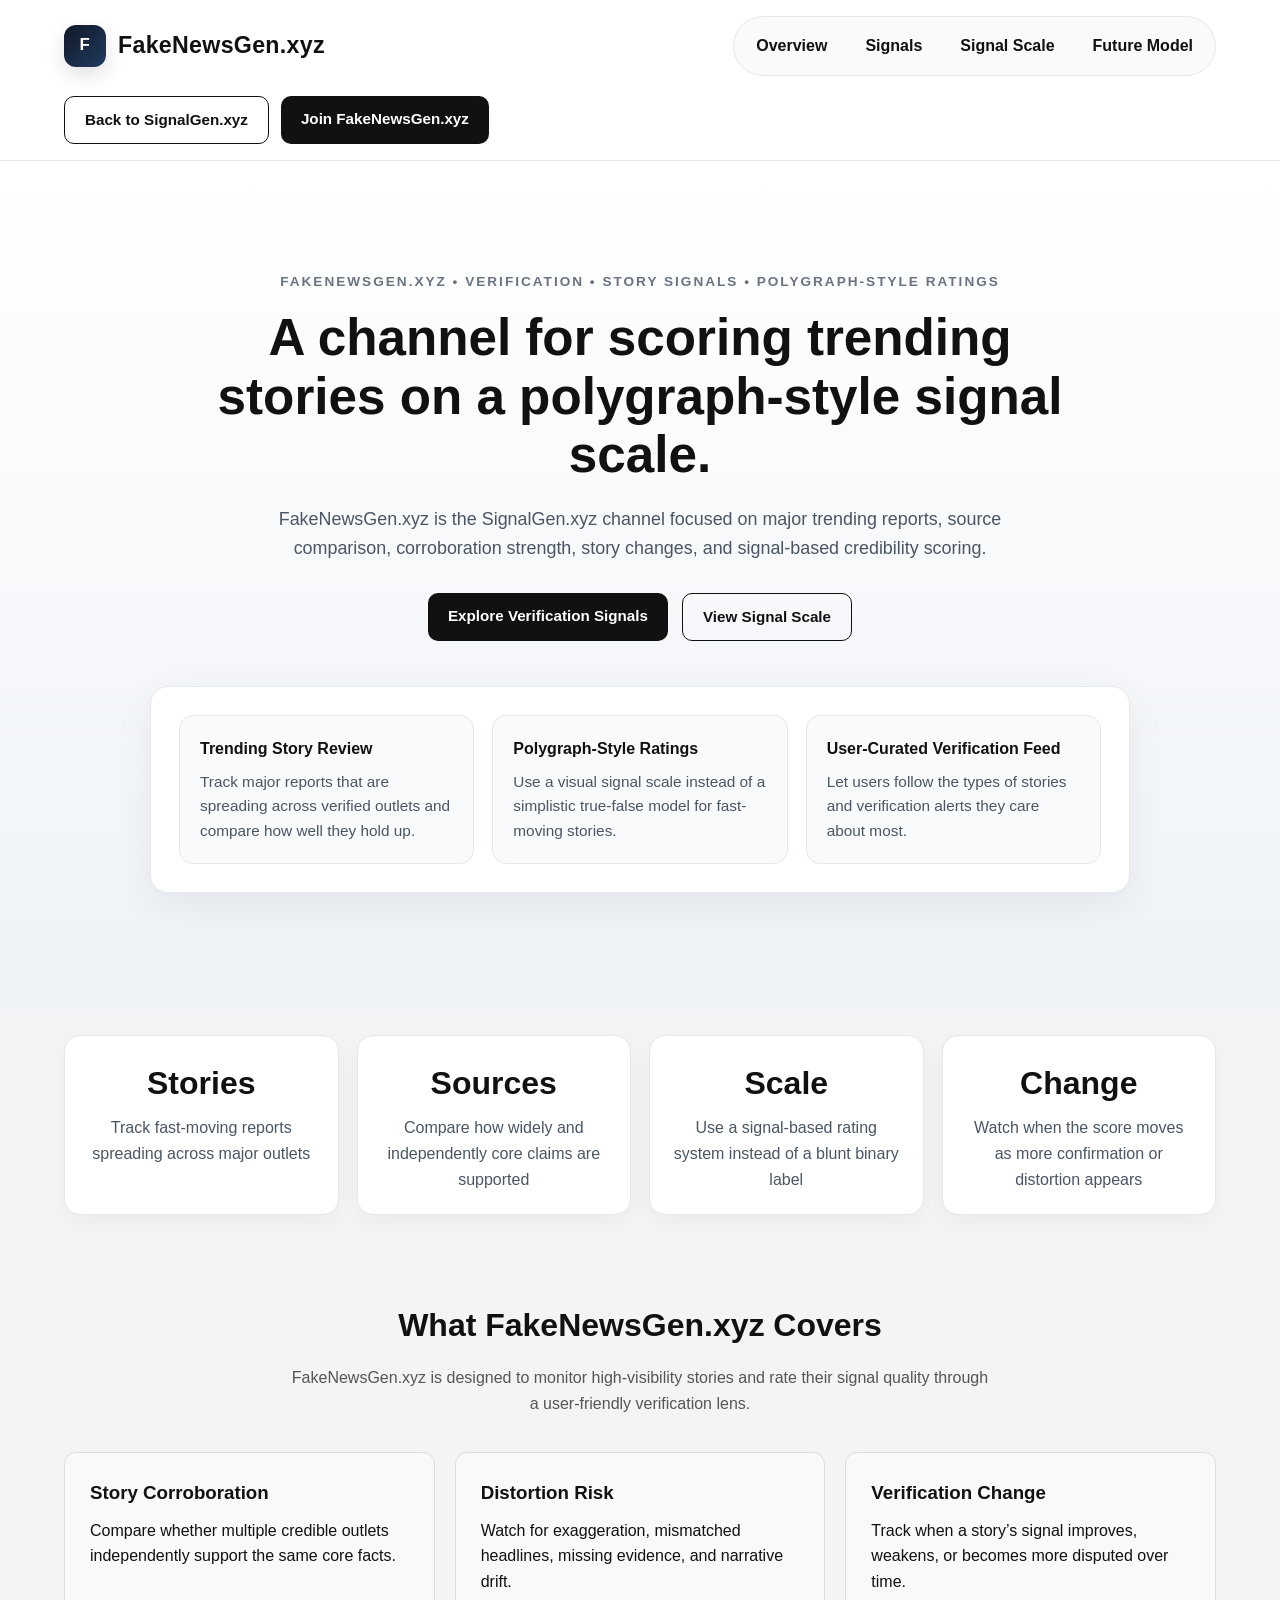
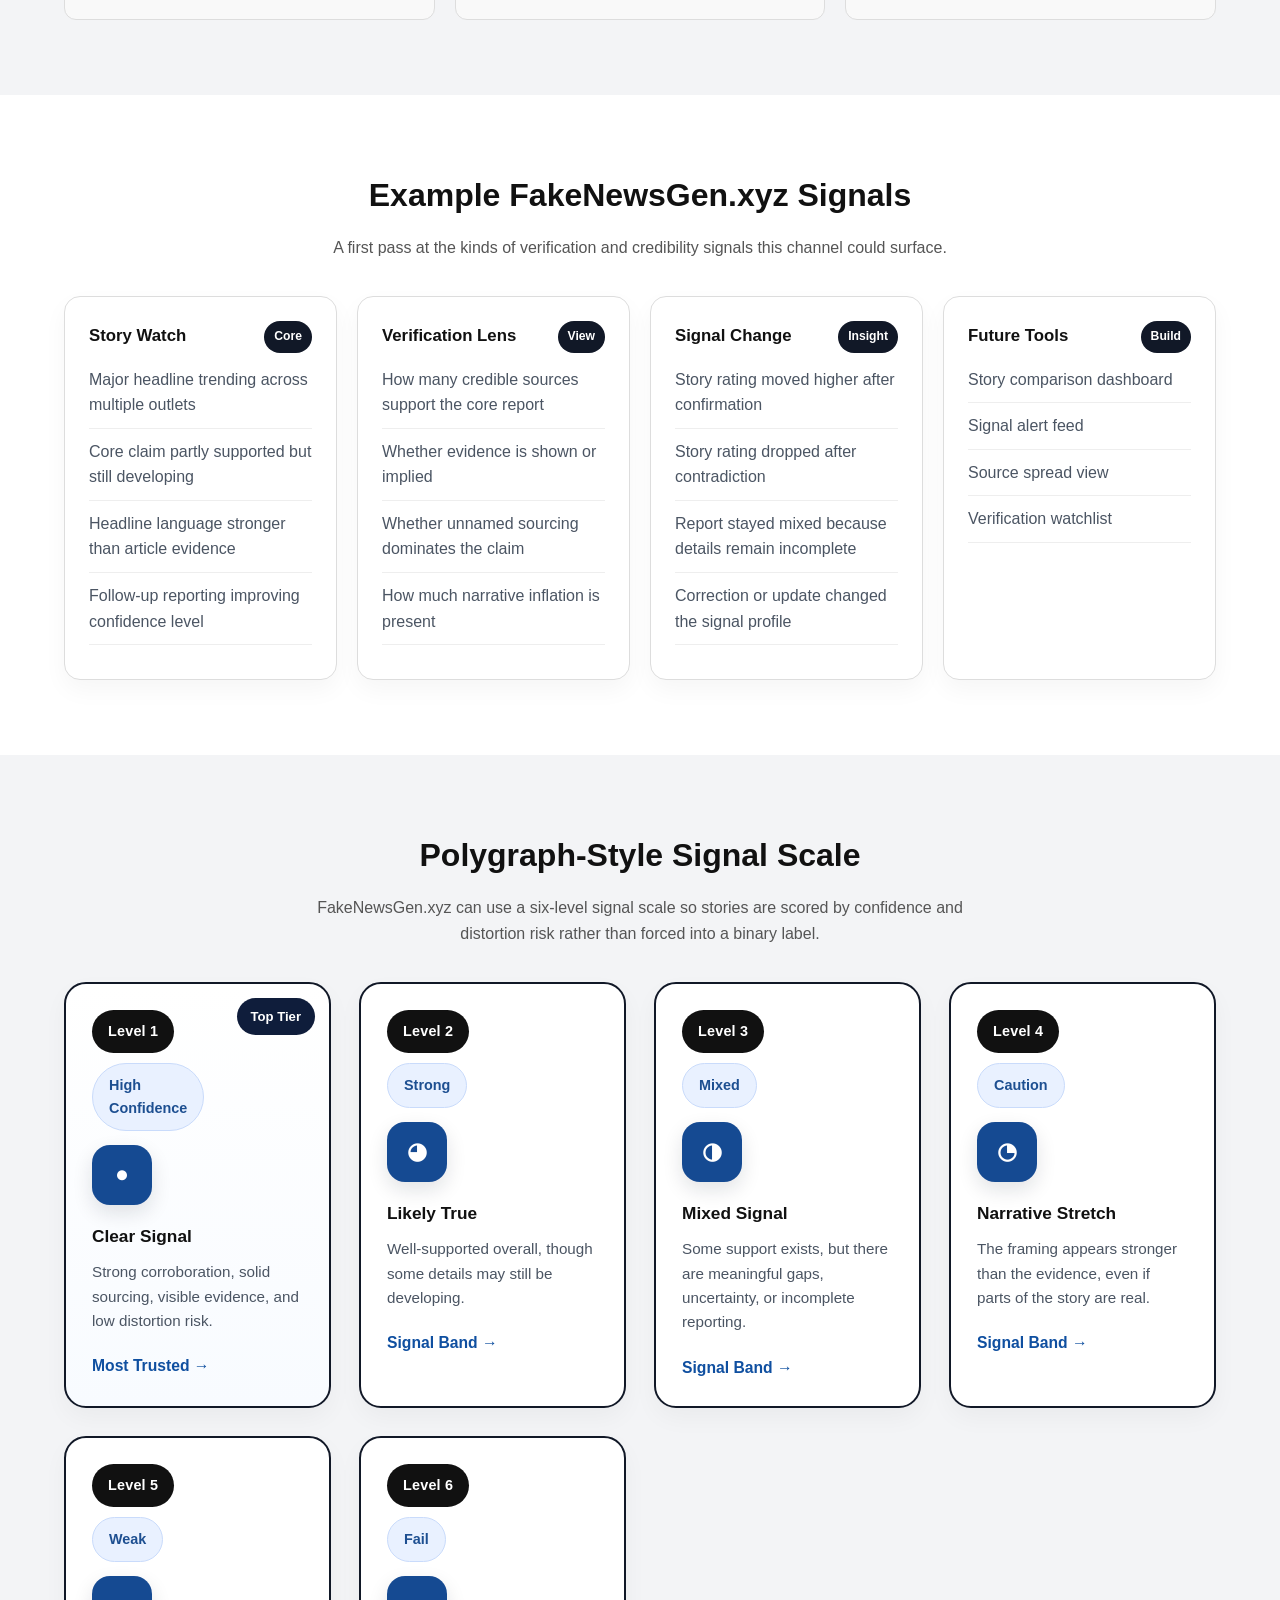
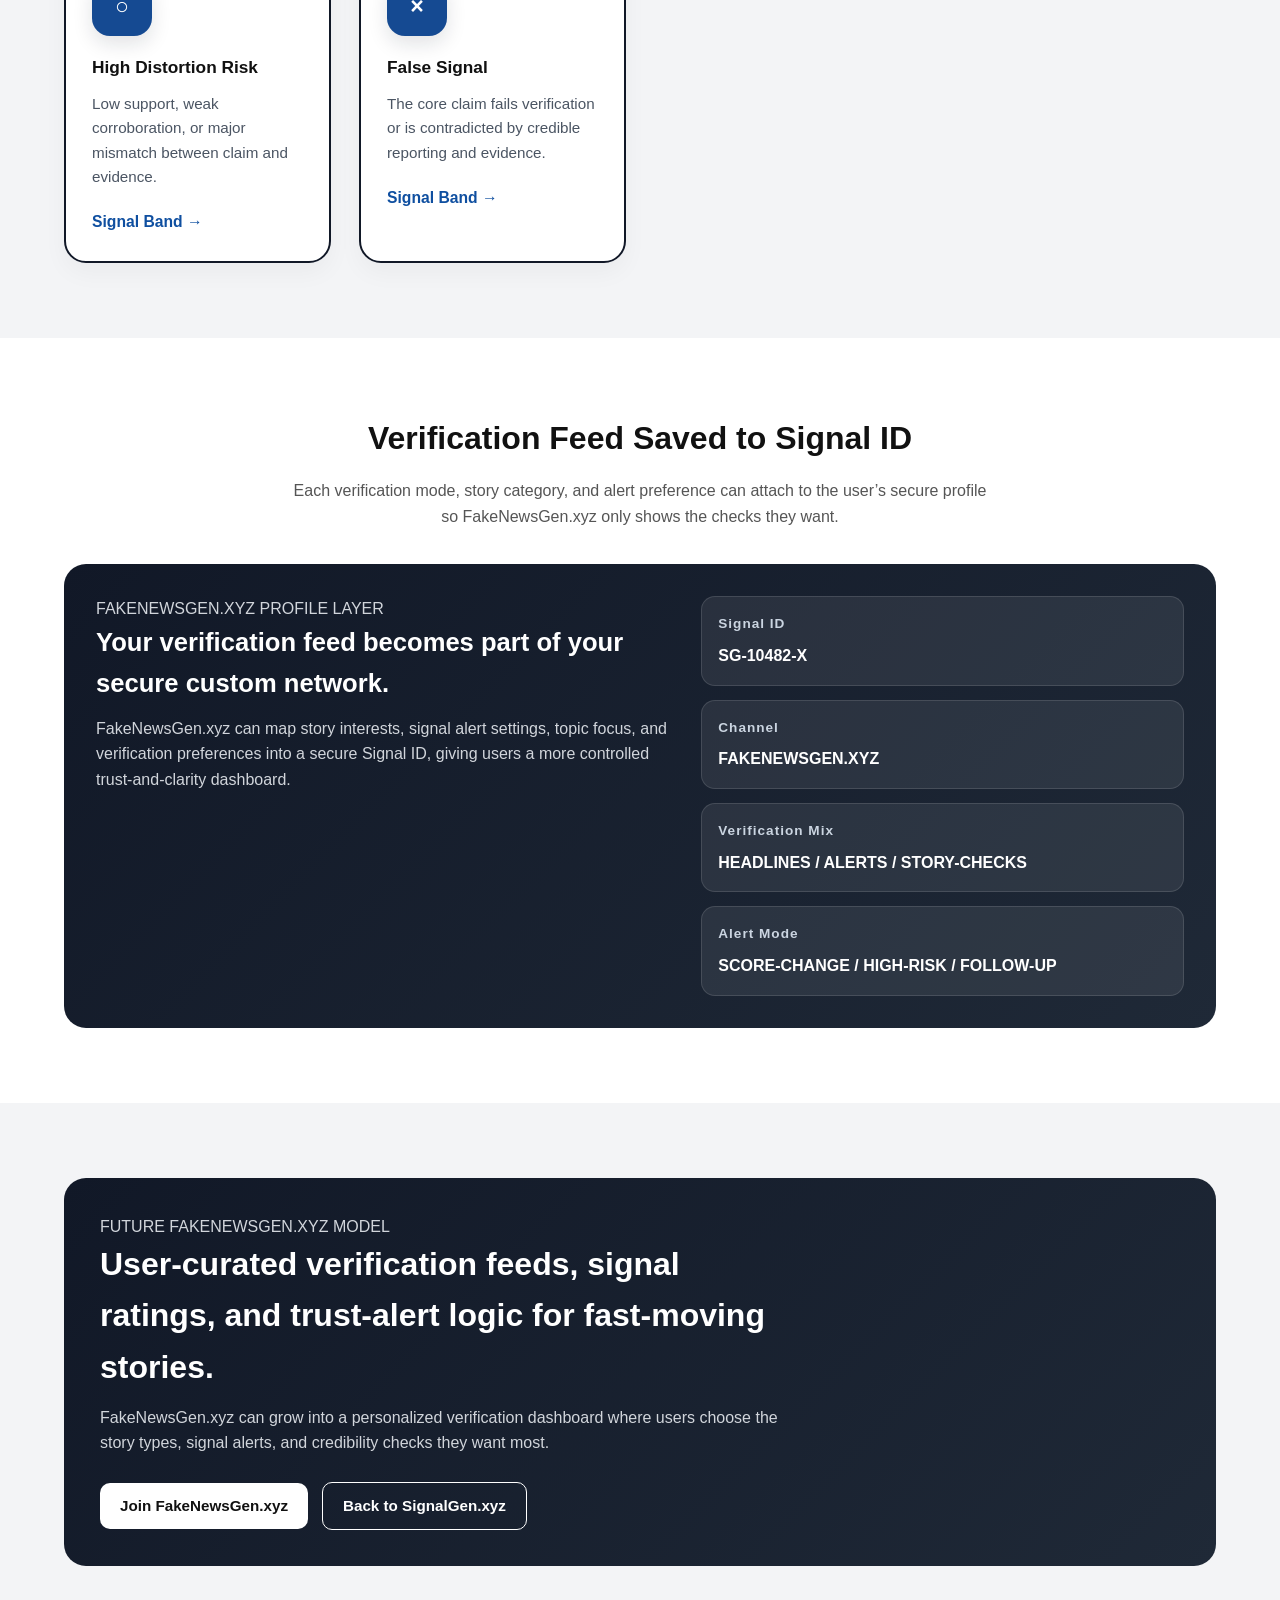
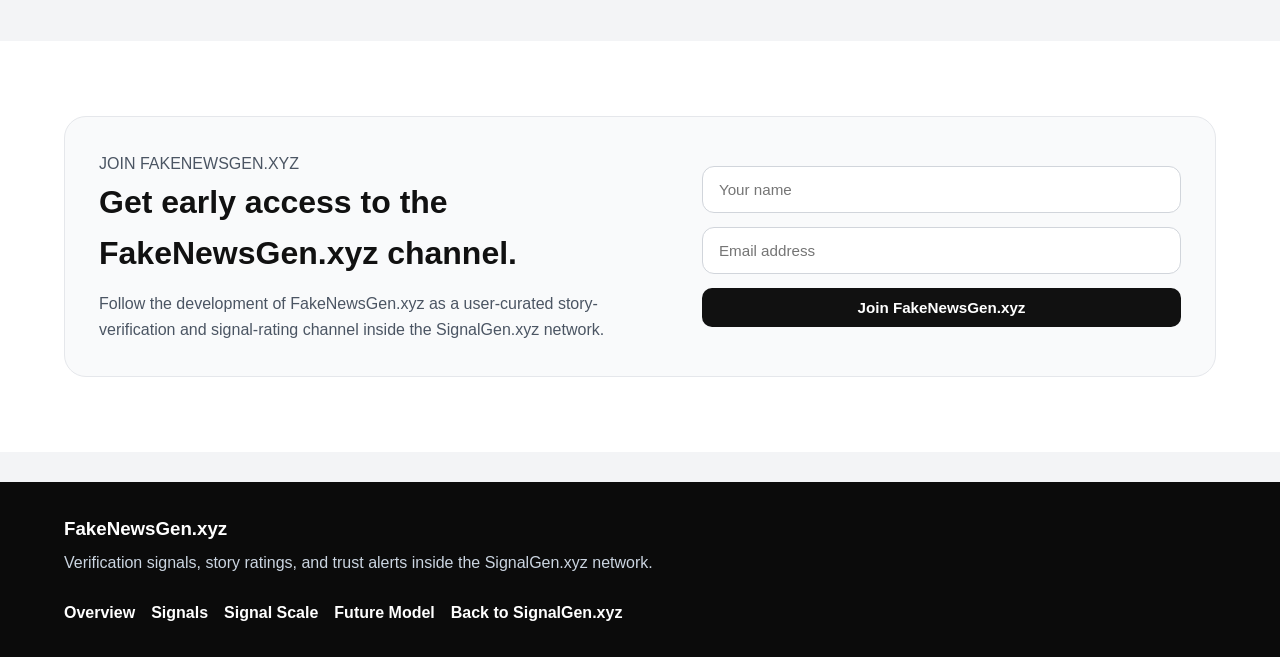
<file: fakenewsgen.html>
<!DOCTYPE html>
<html lang="en">
<head>
  <meta charset="UTF-8" />
  <meta name="viewport" content="width=device-width, initial-scale=1.0" />
  <title>FakeNewsGen.xyz | News Verification and Signal Ratings</title>
  <link rel="stylesheet" href="styles.css" />
</head>
<body>

  <header class="site-header">
    <div class="container header-wrap">
      <a href="index.html" class="brand">
        <span class="brand-mark">F</span>
        <span class="brand-text">FakeNewsGen.xyz</span>
      </a>

      <nav class="main-nav">
        <a href="#overview">Overview</a>
        <a href="#signals">Signals</a>
        <a href="#scale">Signal Scale</a>
        <a href="#future">Future Model</a>
      </nav>

      <div class="header-actions">
        <a href="index.html" class="btn btn-outline">Back to SignalGen.xyz</a>
        <a href="#join" class="btn btn-solid">Join FakeNewsGen.xyz</a>
      </div>
    </div>
  </header>

  <section class="hero">
    <div class="container hero-content">
      <p class="eyebrow">FAKENEWSGEN.XYZ • VERIFICATION • STORY SIGNALS • POLYGRAPH-STYLE RATINGS</p>
      <h1>A channel for scoring trending stories on a polygraph-style signal scale.</h1>
      <p class="hero-text">
        FakeNewsGen.xyz is the SignalGen.xyz channel focused on major trending reports,
        source comparison, corroboration strength, story changes, and signal-based credibility scoring.
      </p>

      <div class="hero-buttons">
        <a href="#signals" class="btn btn-solid">Explore Verification Signals</a>
        <a href="#scale" class="btn btn-outline">View Signal Scale</a>
      </div>

      <div class="hero-panel">
        <div class="hero-panel-grid">
          <div class="hero-panel-card">
            <h3>Trending Story Review</h3>
            <p>Track major reports that are spreading across verified outlets and compare how well they hold up.</p>
          </div>
          <div class="hero-panel-card">
            <h3>Polygraph-Style Ratings</h3>
            <p>Use a visual signal scale instead of a simplistic true-false model for fast-moving stories.</p>
          </div>
          <div class="hero-panel-card">
            <h3>User-Curated Verification Feed</h3>
            <p>Let users follow the types of stories and verification alerts they care about most.</p>
          </div>
        </div>
      </div>
    </div>
  </section>

  <section class="stats-strip">
    <div class="container stats-grid">
      <div class="stat-card">
        <h3>Stories</h3>
        <p>Track fast-moving reports spreading across major outlets</p>
      </div>
      <div class="stat-card">
        <h3>Sources</h3>
        <p>Compare how widely and independently core claims are supported</p>
      </div>
      <div class="stat-card">
        <h3>Scale</h3>
        <p>Use a signal-based rating system instead of a blunt binary label</p>
      </div>
      <div class="stat-card">
        <h3>Change</h3>
        <p>Watch when the score moves as more confirmation or distortion appears</p>
      </div>
    </div>
  </section>

  <section id="overview" class="section">
    <div class="container">
      <h2>What FakeNewsGen.xyz Covers</h2>
      <p class="section-intro">
        FakeNewsGen.xyz is designed to monitor high-visibility stories and rate their signal quality through a user-friendly verification lens.
      </p>

      <div class="three-col">
        <div class="info-card">
          <h3>Story Corroboration</h3>
          <p>Compare whether multiple credible outlets independently support the same core facts.</p>
        </div>
        <div class="info-card">
          <h3>Distortion Risk</h3>
          <p>Watch for exaggeration, mismatched headlines, missing evidence, and narrative drift.</p>
        </div>
        <div class="info-card">
          <h3>Verification Change</h3>
          <p>Track when a story’s signal improves, weakens, or becomes more disputed over time.</p>
        </div>
      </div>
    </div>
  </section>

  <section id="signals" class="section alt-section">
    <div class="container">
      <h2>Example FakeNewsGen.xyz Signals</h2>
      <p class="section-intro">
        A first pass at the kinds of verification and credibility signals this channel could surface.
      </p>

      <div class="widget-grid">
        <div class="widget-card">
          <div class="widget-top">
            <h3>Story Watch</h3>
            <span class="widget-tag">Core</span>
          </div>
          <ul>
            <li>Major headline trending across multiple outlets</li>
            <li>Core claim partly supported but still developing</li>
            <li>Headline language stronger than article evidence</li>
            <li>Follow-up reporting improving confidence level</li>
          </ul>
        </div>

        <div class="widget-card">
          <div class="widget-top">
            <h3>Verification Lens</h3>
            <span class="widget-tag">View</span>
          </div>
          <ul>
            <li>How many credible sources support the core report</li>
            <li>Whether evidence is shown or implied</li>
            <li>Whether unnamed sourcing dominates the claim</li>
            <li>How much narrative inflation is present</li>
          </ul>
        </div>

        <div class="widget-card">
          <div class="widget-top">
            <h3>Signal Change</h3>
            <span class="widget-tag">Insight</span>
          </div>
          <ul>
            <li>Story rating moved higher after confirmation</li>
            <li>Story rating dropped after contradiction</li>
            <li>Report stayed mixed because details remain incomplete</li>
            <li>Correction or update changed the signal profile</li>
          </ul>
        </div>

        <div class="widget-card">
          <div class="widget-top">
            <h3>Future Tools</h3>
            <span class="widget-tag">Build</span>
          </div>
          <ul>
            <li>Story comparison dashboard</li>
            <li>Signal alert feed</li>
            <li>Source spread view</li>
            <li>Verification watchlist</li>
          </ul>
        </div>
      </div>
    </div>
  </section>

  <section id="scale" class="section">
    <div class="container">
      <h2>Polygraph-Style Signal Scale</h2>
      <p class="section-intro">
        FakeNewsGen.xyz can use a six-level signal scale so stories are scored by confidence and distortion risk rather than forced into a binary label.
      </p>

      <div class="channel-grid">
        <div class="channel-card selected-card">
          <div class="selected-check">Top Tier</div>
          <div class="channel-top">
            <span class="channel-badge">Level 1</span>
            <span class="channel-status">High Confidence</span>
          </div>
          <div class="channel-icon">●</div>
          <h3>Clear Signal</h3>
          <p>Strong corroboration, solid sourcing, visible evidence, and low distortion risk.</p>
          <a href="#" class="channel-link selected-link">Most Trusted →</a>
        </div>

        <div class="channel-card">
          <div class="channel-top">
            <span class="channel-badge">Level 2</span>
            <span class="channel-status">Strong</span>
          </div>
          <div class="channel-icon">◕</div>
          <h3>Likely True</h3>
          <p>Well-supported overall, though some details may still be developing.</p>
          <a href="#" class="channel-link">Signal Band →</a>
        </div>

        <div class="channel-card">
          <div class="channel-top">
            <span class="channel-badge">Level 3</span>
            <span class="channel-status">Mixed</span>
          </div>
          <div class="channel-icon">◑</div>
          <h3>Mixed Signal</h3>
          <p>Some support exists, but there are meaningful gaps, uncertainty, or incomplete reporting.</p>
          <a href="#" class="channel-link">Signal Band →</a>
        </div>

        <div class="channel-card">
          <div class="channel-top">
            <span class="channel-badge">Level 4</span>
            <span class="channel-status">Caution</span>
          </div>
          <div class="channel-icon">◔</div>
          <h3>Narrative Stretch</h3>
          <p>The framing appears stronger than the evidence, even if parts of the story are real.</p>
          <a href="#" class="channel-link">Signal Band →</a>
        </div>

        <div class="channel-card">
          <div class="channel-top">
            <span class="channel-badge">Level 5</span>
            <span class="channel-status">Weak</span>
          </div>
          <div class="channel-icon">○</div>
          <h3>High Distortion Risk</h3>
          <p>Low support, weak corroboration, or major mismatch between claim and evidence.</p>
          <a href="#" class="channel-link">Signal Band →</a>
        </div>

        <div class="channel-card">
          <div class="channel-top">
            <span class="channel-badge">Level 6</span>
            <span class="channel-status">Fail</span>
          </div>
          <div class="channel-icon">×</div>
          <h3>False Signal</h3>
          <p>The core claim fails verification or is contradicted by credible reporting and evidence.</p>
          <a href="#" class="channel-link">Signal Band →</a>
        </div>
      </div>
    </div>
  </section>

  <section class="section signal-profile-section">
    <div class="container">
      <h2>Verification Feed Saved to Signal ID</h2>
      <p class="section-intro">
        Each verification mode, story category, and alert preference can attach to the user’s secure profile so FakeNewsGen.xyz only shows the checks they want.
      </p>

      <div class="profile-system-box">
        <div class="profile-system-copy">
          <p class="network-label">FAKENEWSGEN.XYZ PROFILE LAYER</p>
          <h3>Your verification feed becomes part of your secure custom network.</h3>
          <p>
            FakeNewsGen.xyz can map story interests, signal alert settings, topic focus, and verification preferences
            into a secure Signal ID, giving users a more controlled trust-and-clarity dashboard.
          </p>
        </div>

        <div class="profile-system-code">
          <div class="code-card">
            <h4>Signal ID</h4>
            <p>SG-10482-X</p>
          </div>
          <div class="code-card">
            <h4>Channel</h4>
            <p>FAKENEWSGEN.XYZ</p>
          </div>
          <div class="code-card">
            <h4>Verification Mix</h4>
            <p>HEADLINES / ALERTS / STORY-CHECKS</p>
          </div>
          <div class="code-card">
            <h4>Alert Mode</h4>
            <p>SCORE-CHANGE / HIGH-RISK / FOLLOW-UP</p>
          </div>
        </div>
      </div>
    </div>
  </section>

  <section id="future" class="section cta-section">
    <div class="container">
      <div class="cta-box">
        <div class="cta-copy">
          <p class="network-label">FUTURE FAKENEWSGEN.XYZ MODEL</p>
          <h2>User-curated verification feeds, signal ratings, and trust-alert logic for fast-moving stories.</h2>
          <p>
            FakeNewsGen.xyz can grow into a personalized verification dashboard where users choose the story types,
            signal alerts, and credibility checks they want most.
          </p>
        </div>
        <div class="cta-actions">
          <a href="#join" class="btn btn-light">Join FakeNewsGen.xyz</a>
          <a href="index.html" class="btn btn-outline-light">Back to SignalGen.xyz</a>
        </div>
      </div>
    </div>
  </section>

  <section id="join" class="section early-access-section">
    <div class="container">
      <div class="early-access-box">
        <div class="early-access-copy">
          <p class="network-label dark-label">JOIN FAKENEWSGEN.XYZ</p>
          <h2>Get early access to the FakeNewsGen.xyz channel.</h2>
          <p>
            Follow the development of FakeNewsGen.xyz as a user-curated story-verification and signal-rating channel inside the SignalGen.xyz network.
          </p>
        </div>

        <form class="early-access-form">
          <input type="text" placeholder="Your name" />
          <input type="email" placeholder="Email address" />
          <button type="submit" class="btn btn-solid">Join FakeNewsGen.xyz</button>
        </form>
      </div>
    </div>
  </section>

  <footer class="site-footer">
    <div class="container footer-wrap">
      <div class="footer-brand">
        <h3>FakeNewsGen.xyz</h3>
        <p>Verification signals, story ratings, and trust alerts inside the SignalGen.xyz network.</p>
      </div>

      <div class="footer-links">
        <a href="#overview">Overview</a>
        <a href="#signals">Signals</a>
        <a href="#scale">Signal Scale</a>
        <a href="#future">Future Model</a>
        <a href="index.html">Back to SignalGen.xyz</a>
      </div>
    </div>
  </footer>

</body>
</html>
</file>
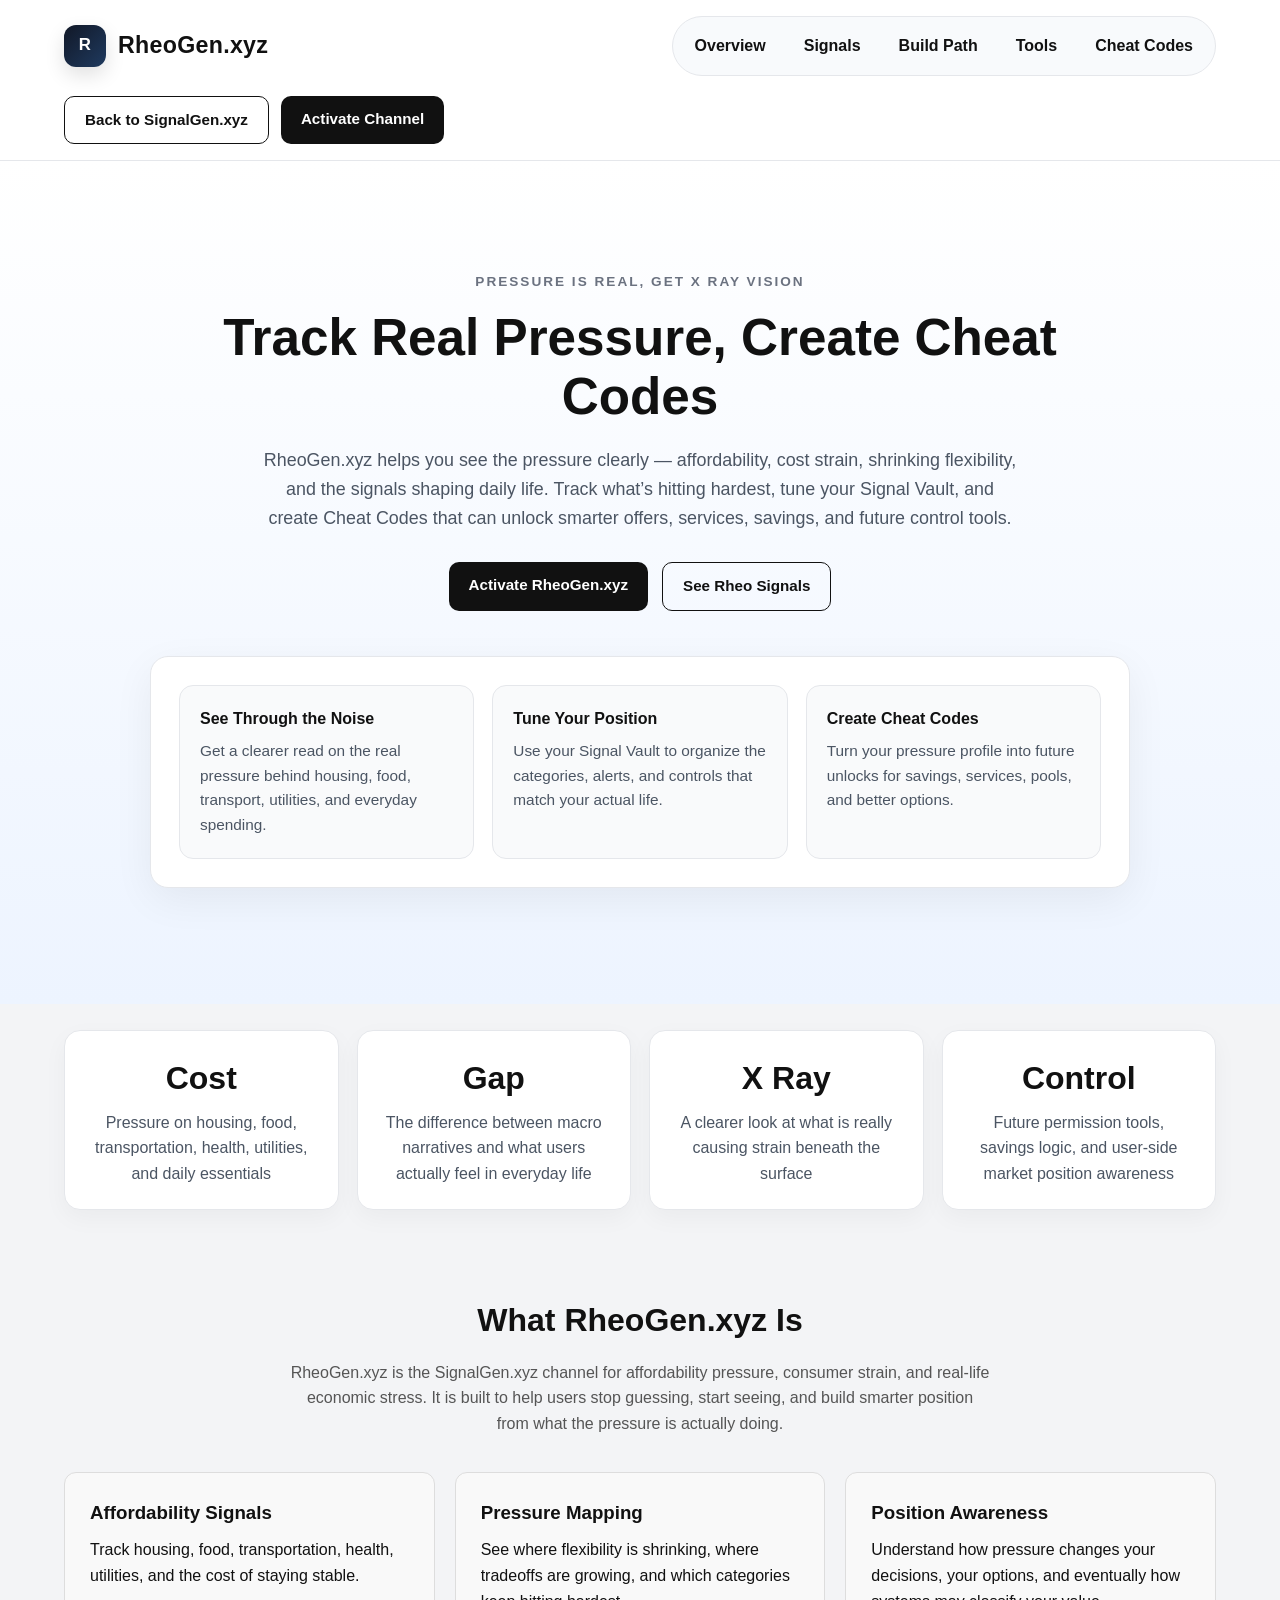
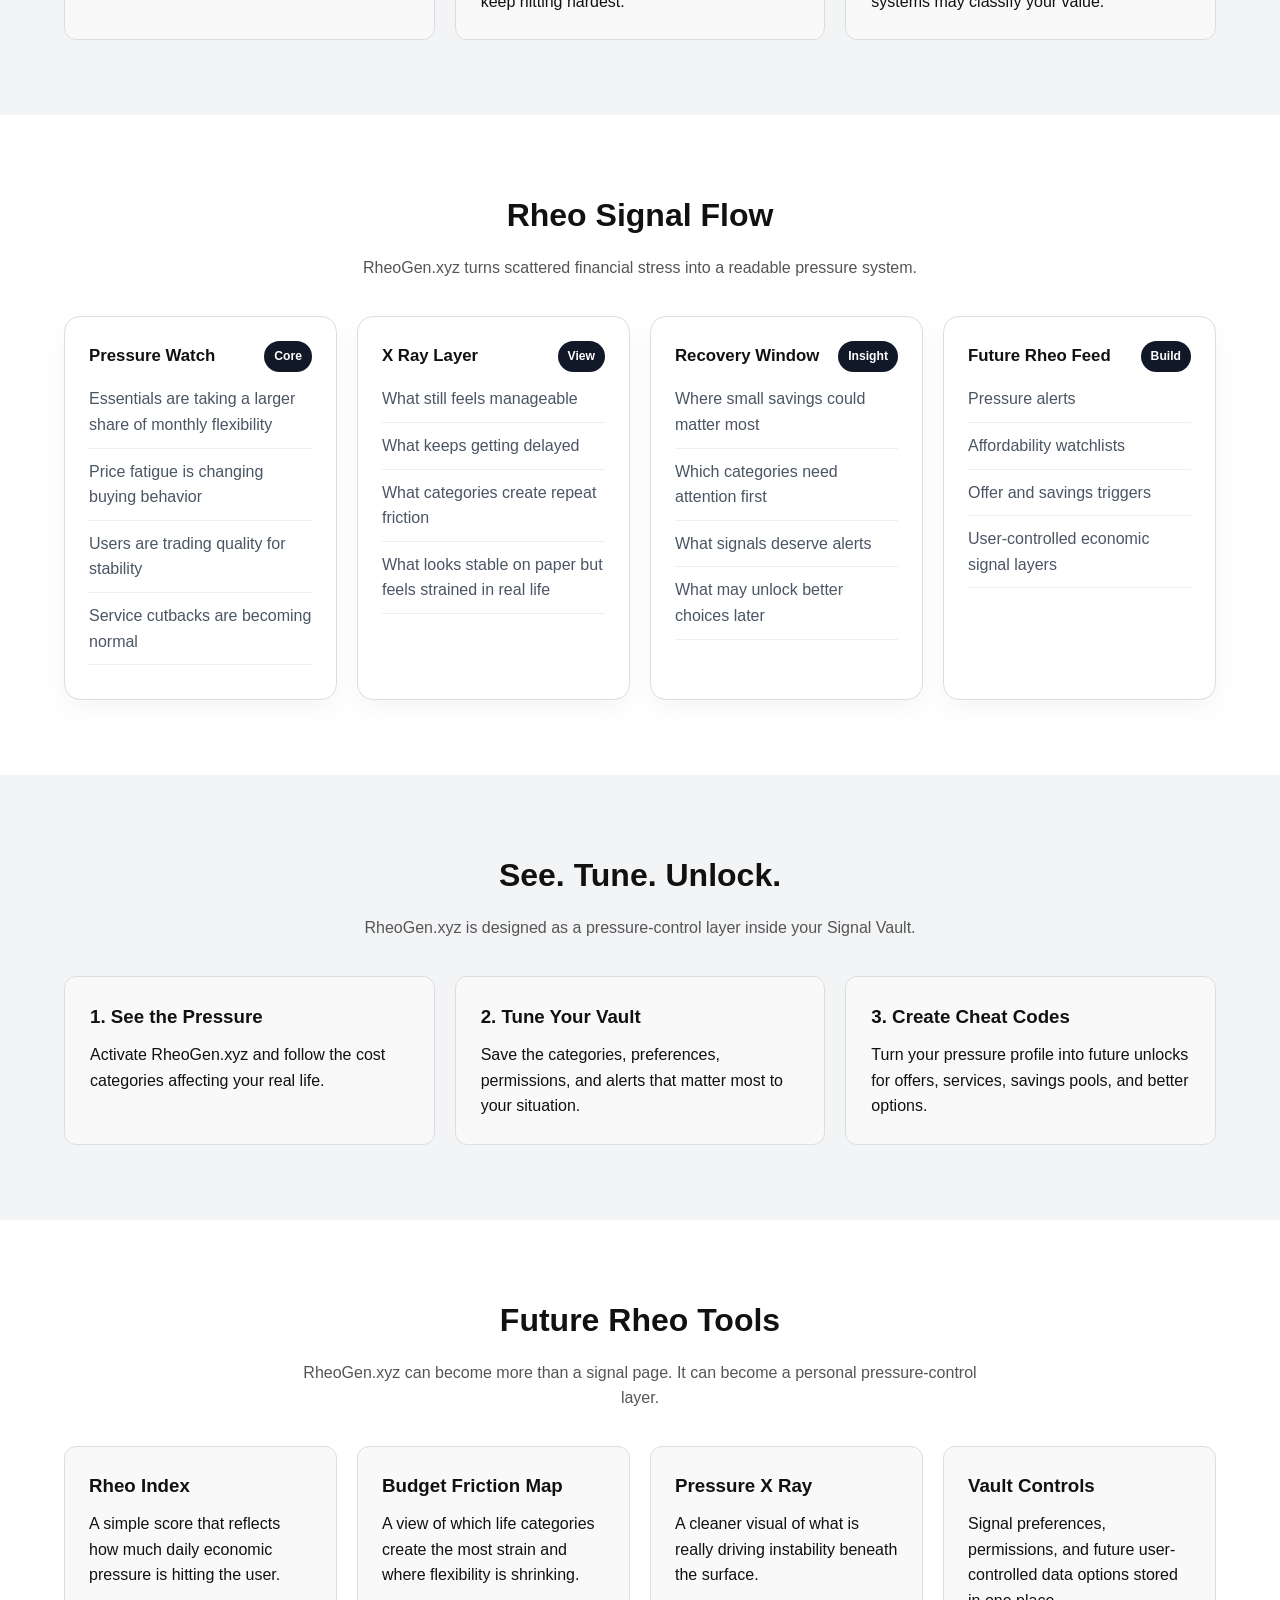
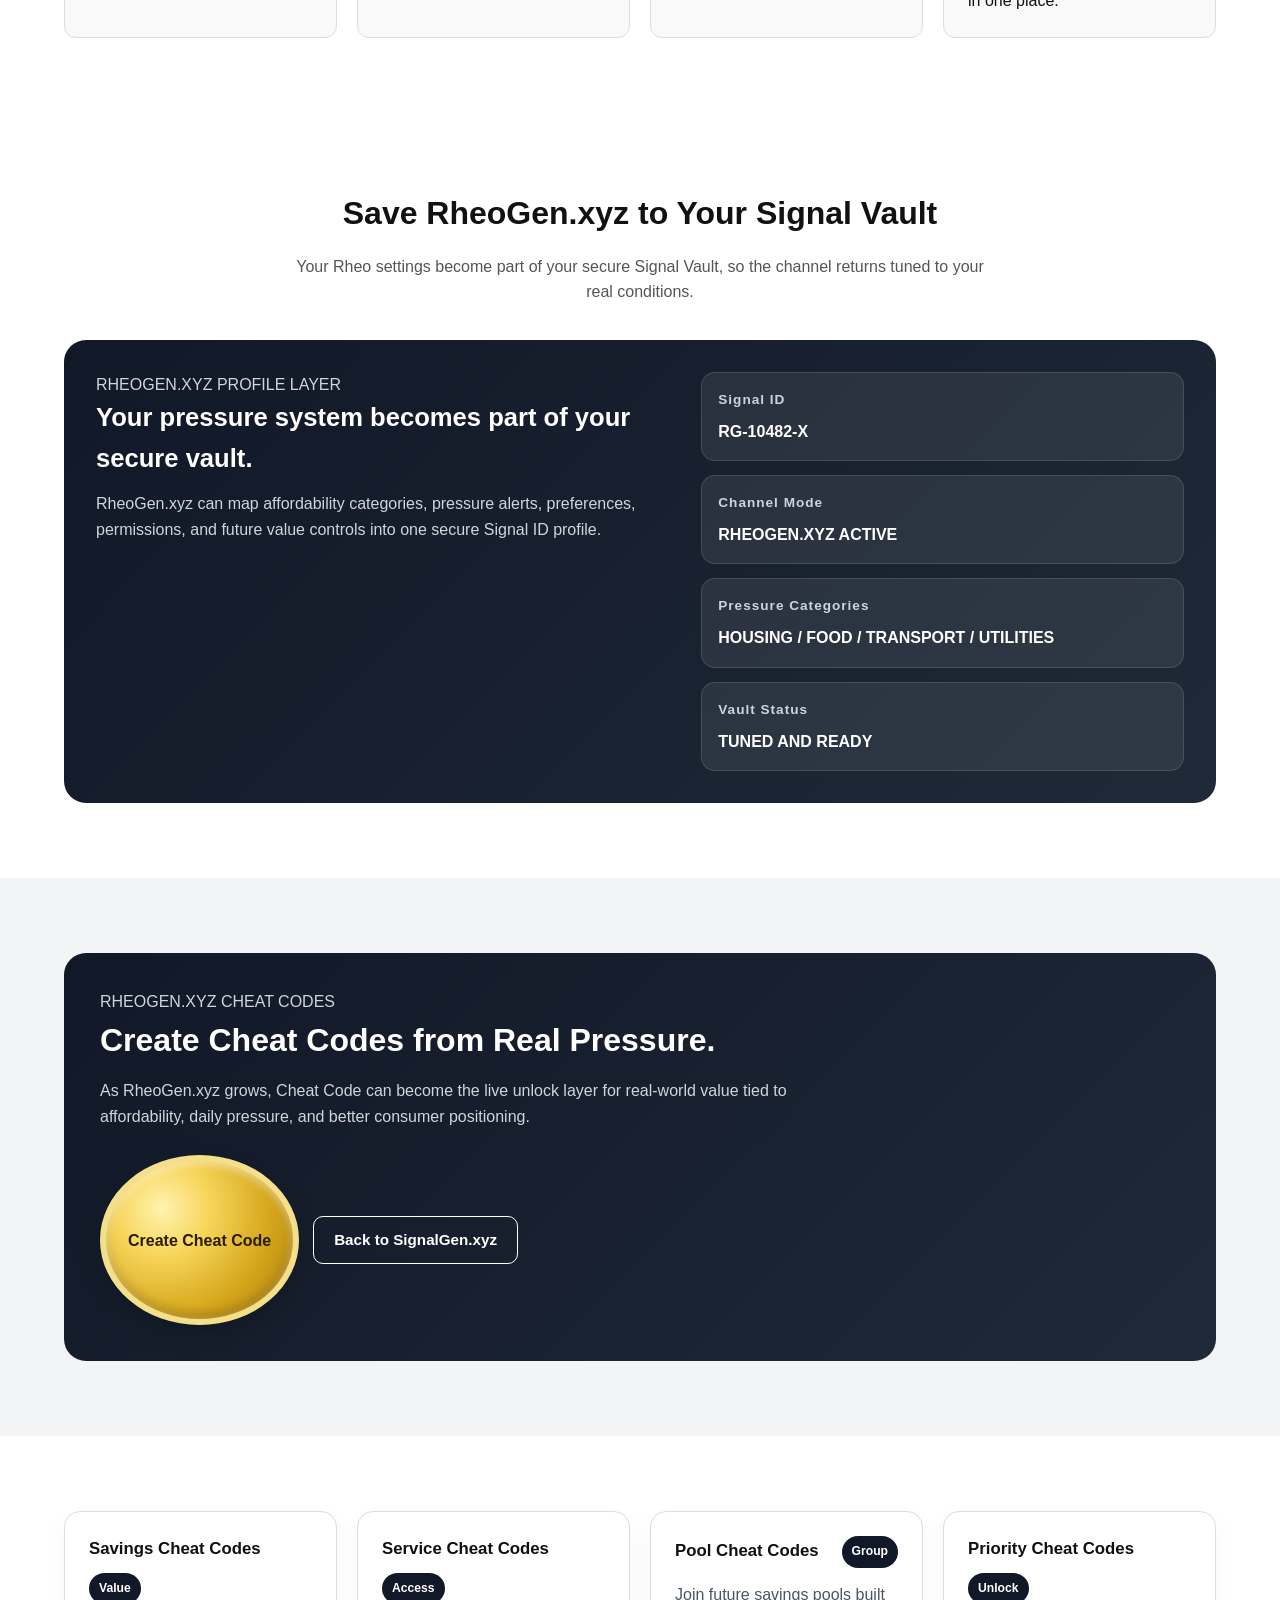
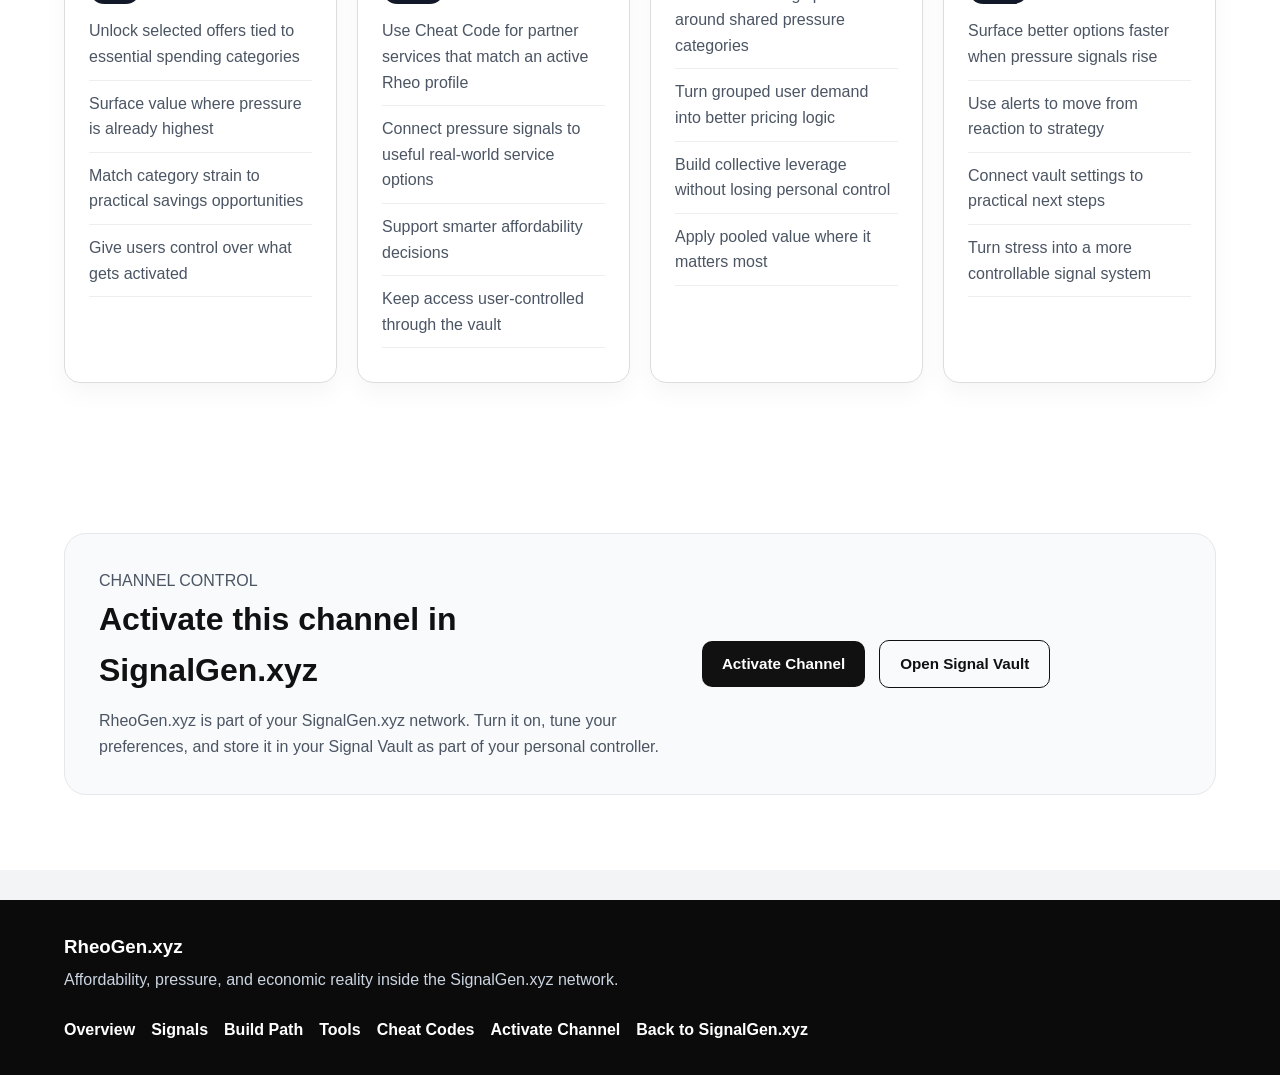
<file: jobsgen.html>
<!DOCTYPE html>
<html lang="en">
<head>
  <meta charset="UTF-8" />
  <meta name="viewport" content="width=device-width, initial-scale=1.0" />
  <title>RheoGen.xyz | Track Real Pressure, Create Cheat Codes</title>
  <link rel="stylesheet" href="styles.css" />
</head>
<body>

  <header class="site-header">
    <div class="container header-wrap">
      <a href="index.html" class="brand">
        <span class="brand-mark">R</span>
        <span class="brand-text">RheoGen.xyz</span>
      </a>

      <nav class="main-nav">
        <a href="#overview">Overview</a>
        <a href="#signals">Signals</a>
        <a href="#build-path">Build Path</a>
        <a href="#future-tools">Tools</a>
        <a href="#cheat-codes">Cheat Codes</a>
      </nav>

      <div class="header-actions">
        <a href="index.html" class="btn btn-outline">Back to SignalGen.xyz</a>
        <a href="index.html#channels" class="btn btn-solid">Activate Channel</a>
      </div>
    </div>
  </header>

  <section class="hero rheo-hero">
    <div class="container hero-content">
      <p class="eyebrow">PRESSURE IS REAL, GET X RAY VISION</p>
      <h1>Track Real Pressure, Create Cheat Codes</h1>
      <p class="hero-text">
        RheoGen.xyz helps you see the pressure clearly — affordability, cost strain, shrinking flexibility,
        and the signals shaping daily life. Track what’s hitting hardest, tune your Signal Vault, and create
        Cheat Codes that can unlock smarter offers, services, savings, and future control tools.
      </p>

      <div class="hero-buttons">
        <a href="#signals" class="btn btn-solid">Activate RheoGen.xyz</a>
        <a href="#overview" class="btn btn-outline">See Rheo Signals</a>
      </div>

      <div class="hero-panel">
        <div class="hero-panel-grid">
          <div class="hero-panel-card">
            <h3>See Through the Noise</h3>
            <p>Get a clearer read on the real pressure behind housing, food, transport, utilities, and everyday spending.</p>
          </div>
          <div class="hero-panel-card">
            <h3>Tune Your Position</h3>
            <p>Use your Signal Vault to organize the categories, alerts, and controls that match your actual life.</p>
          </div>
          <div class="hero-panel-card">
            <h3>Create Cheat Codes</h3>
            <p>Turn your pressure profile into future unlocks for savings, services, pools, and better options.</p>
          </div>
        </div>
      </div>
    </div>
  </section>

  <section class="stats-strip">
    <div class="container stats-grid">
      <div class="stat-card">
        <h3>Cost</h3>
        <p>Pressure on housing, food, transportation, health, utilities, and daily essentials</p>
      </div>
      <div class="stat-card">
        <h3>Gap</h3>
        <p>The difference between macro narratives and what users actually feel in everyday life</p>
      </div>
      <div class="stat-card">
        <h3>X Ray</h3>
        <p>A clearer look at what is really causing strain beneath the surface</p>
      </div>
      <div class="stat-card">
        <h3>Control</h3>
        <p>Future permission tools, savings logic, and user-side market position awareness</p>
      </div>
    </div>
  </section>

  <section id="overview" class="section">
    <div class="container">
      <h2>What RheoGen.xyz Is</h2>
      <p class="section-intro">
        RheoGen.xyz is the SignalGen.xyz channel for affordability pressure, consumer strain, and real-life economic stress.
        It is built to help users stop guessing, start seeing, and build smarter position from what the pressure is actually doing.
      </p>

      <div class="three-col">
        <div class="info-card">
          <h3>Affordability Signals</h3>
          <p>Track housing, food, transportation, health, utilities, and the cost of staying stable.</p>
        </div>
        <div class="info-card">
          <h3>Pressure Mapping</h3>
          <p>See where flexibility is shrinking, where tradeoffs are growing, and which categories keep hitting hardest.</p>
        </div>
        <div class="info-card">
          <h3>Position Awareness</h3>
          <p>Understand how pressure changes your decisions, your options, and eventually how systems may classify your value.</p>
        </div>
      </div>
    </div>
  </section>

  <section id="signals" class="section alt-section">
    <div class="container">
      <h2>Rheo Signal Flow</h2>
      <p class="section-intro">
        RheoGen.xyz turns scattered financial stress into a readable pressure system.
      </p>

      <div class="widget-grid">
        <div class="widget-card">
          <div class="widget-top">
            <h3>Pressure Watch</h3>
            <span class="widget-tag">Core</span>
          </div>
          <ul>
            <li>Essentials are taking a larger share of monthly flexibility</li>
            <li>Price fatigue is changing buying behavior</li>
            <li>Users are trading quality for stability</li>
            <li>Service cutbacks are becoming normal</li>
          </ul>
        </div>

        <div class="widget-card">
          <div class="widget-top">
            <h3>X Ray Layer</h3>
            <span class="widget-tag">View</span>
          </div>
          <ul>
            <li>What still feels manageable</li>
            <li>What keeps getting delayed</li>
            <li>What categories create repeat friction</li>
            <li>What looks stable on paper but feels strained in real life</li>
          </ul>
        </div>

        <div class="widget-card">
          <div class="widget-top">
            <h3>Recovery Window</h3>
            <span class="widget-tag">Insight</span>
          </div>
          <ul>
            <li>Where small savings could matter most</li>
            <li>Which categories need attention first</li>
            <li>What signals deserve alerts</li>
            <li>What may unlock better choices later</li>
          </ul>
        </div>

        <div class="widget-card">
          <div class="widget-top">
            <h3>Future Rheo Feed</h3>
            <span class="widget-tag">Build</span>
          </div>
          <ul>
            <li>Pressure alerts</li>
            <li>Affordability watchlists</li>
            <li>Offer and savings triggers</li>
            <li>User-controlled economic signal layers</li>
          </ul>
        </div>
      </div>
    </div>
  </section>

  <section id="build-path" class="section">
    <div class="container">
      <h2>See. Tune. Unlock.</h2>
      <p class="section-intro">
        RheoGen.xyz is designed as a pressure-control layer inside your Signal Vault.
      </p>

      <div class="three-col">
        <div class="info-card">
          <h3>1. See the Pressure</h3>
          <p>Activate RheoGen.xyz and follow the cost categories affecting your real life.</p>
        </div>
        <div class="info-card">
          <h3>2. Tune Your Vault</h3>
          <p>Save the categories, preferences, permissions, and alerts that matter most to your situation.</p>
        </div>
        <div class="info-card">
          <h3>3. Create Cheat Codes</h3>
          <p>Turn your pressure profile into future unlocks for offers, services, savings pools, and better options.</p>
        </div>
      </div>
    </div>
  </section>

  <section id="future-tools" class="section alt-section">
    <div class="container">
      <h2>Future Rheo Tools</h2>
      <p class="section-intro">
        RheoGen.xyz can become more than a signal page. It can become a personal pressure-control layer.
      </p>

      <div class="featured-grid">
        <div class="featured-card">
          <h3>Rheo Index</h3>
          <p>A simple score that reflects how much daily economic pressure is hitting the user.</p>
        </div>
        <div class="featured-card">
          <h3>Budget Friction Map</h3>
          <p>A view of which life categories create the most strain and where flexibility is shrinking.</p>
        </div>
        <div class="featured-card">
          <h3>Pressure X Ray</h3>
          <p>A cleaner visual of what is really driving instability beneath the surface.</p>
        </div>
        <div class="featured-card">
          <h3>Vault Controls</h3>
          <p>Signal preferences, permissions, and future user-controlled data options stored in one place.</p>
        </div>
      </div>
    </div>
  </section>

  <section class="section signal-profile-section">
    <div class="container">
      <h2>Save RheoGen.xyz to Your Signal Vault</h2>
      <p class="section-intro">
        Your Rheo settings become part of your secure Signal Vault, so the channel returns tuned to your real conditions.
      </p>

      <div class="profile-system-box">
        <div class="profile-system-copy">
          <p class="network-label">RHEOGEN.XYZ PROFILE LAYER</p>
          <h3>Your pressure system becomes part of your secure vault.</h3>
          <p>
            RheoGen.xyz can map affordability categories, pressure alerts, preferences, permissions,
            and future value controls into one secure Signal ID profile.
          </p>
        </div>

        <div class="profile-system-code">
          <div class="code-card">
            <h4>Signal ID</h4>
            <p>RG-10482-X</p>
          </div>
          <div class="code-card">
            <h4>Channel Mode</h4>
            <p>RHEOGEN.XYZ ACTIVE</p>
          </div>
          <div class="code-card">
            <h4>Pressure Categories</h4>
            <p>HOUSING / FOOD / TRANSPORT / UTILITIES</p>
          </div>
          <div class="code-card">
            <h4>Vault Status</h4>
            <p>TUNED AND READY</p>
          </div>
        </div>
      </div>
    </div>
  </section>

  <section id="cheat-codes" class="section cta-section">
    <div class="container">
      <div class="cta-box">
        <div class="cta-copy">
          <p class="network-label">RHEOGEN.XYZ CHEAT CODES</p>
          <h2>Create Cheat Codes from Real Pressure.</h2>
          <p>
            As RheoGen.xyz grows, Cheat Code can become the live unlock layer for real-world value tied to affordability,
            daily pressure, and better consumer positioning.
          </p>
        </div>
        <div class="cta-actions">
          <a href="rheo-cheatcode.html" class="coin-token-btn">Create Cheat Code</a>
          <a href="index.html" class="btn btn-outline-light">Back to SignalGen.xyz</a>
        </div>
      </div>
    </div>
  </section>

  <section class="section alt-section">
    <div class="container">
      <div class="widget-grid">
        <div class="widget-card">
          <div class="widget-top">
            <h3>Savings Cheat Codes</h3>
            <span class="widget-tag">Value</span>
          </div>
          <ul>
            <li>Unlock selected offers tied to essential spending categories</li>
            <li>Surface value where pressure is already highest</li>
            <li>Match category strain to practical savings opportunities</li>
            <li>Give users control over what gets activated</li>
          </ul>
        </div>

        <div class="widget-card">
          <div class="widget-top">
            <h3>Service Cheat Codes</h3>
            <span class="widget-tag">Access</span>
          </div>
          <ul>
            <li>Use Cheat Code for partner services that match an active Rheo profile</li>
            <li>Connect pressure signals to useful real-world service options</li>
            <li>Support smarter affordability decisions</li>
            <li>Keep access user-controlled through the vault</li>
          </ul>
        </div>

        <div class="widget-card">
          <div class="widget-top">
            <h3>Pool Cheat Codes</h3>
            <span class="widget-tag">Group</span>
          </div>
          <ul>
            <li>Join future savings pools built around shared pressure categories</li>
            <li>Turn grouped user demand into better pricing logic</li>
            <li>Build collective leverage without losing personal control</li>
            <li>Apply pooled value where it matters most</li>
          </ul>
        </div>

        <div class="widget-card">
          <div class="widget-top">
            <h3>Priority Cheat Codes</h3>
            <span class="widget-tag">Unlock</span>
          </div>
          <ul>
            <li>Surface better options faster when pressure signals rise</li>
            <li>Use alerts to move from reaction to strategy</li>
            <li>Connect vault settings to practical next steps</li>
            <li>Turn stress into a more controllable signal system</li>
          </ul>
        </div>
      </div>
    </div>
  </section>

  <section id="channel-activation" class="section early-access-section">
    <div class="container">
      <div class="early-access-box">
        <div class="early-access-copy">
          <p class="network-label dark-label">CHANNEL CONTROL</p>
          <h2>Activate this channel in SignalGen.xyz</h2>
          <p>
            RheoGen.xyz is part of your SignalGen.xyz network. Turn it on, tune your preferences,
            and store it in your Signal Vault as part of your personal controller.
          </p>
        </div>

        <div class="cta-actions">
          <a href="index.html#channels" class="btn btn-solid">Activate Channel</a>
          <a href="index.html#signal-profile" class="btn btn-outline">Open Signal Vault</a>
        </div>
      </div>
    </div>
  </section>

  <footer class="site-footer">
    <div class="container footer-wrap">
      <div class="footer-brand">
        <h3>RheoGen.xyz</h3>
        <p>Affordability, pressure, and economic reality inside the SignalGen.xyz network.</p>
      </div>

      <div class="footer-links">
        <a href="#overview">Overview</a>
        <a href="#signals">Signals</a>
        <a href="#build-path">Build Path</a>
        <a href="#future-tools">Tools</a>
        <a href="#cheat-codes">Cheat Codes</a>
        <a href="#channel-activation">Activate Channel</a>
        <a href="index.html">Back to SignalGen.xyz</a>
      </div>
    </div>
  </footer>

</body>
</html>
</file>
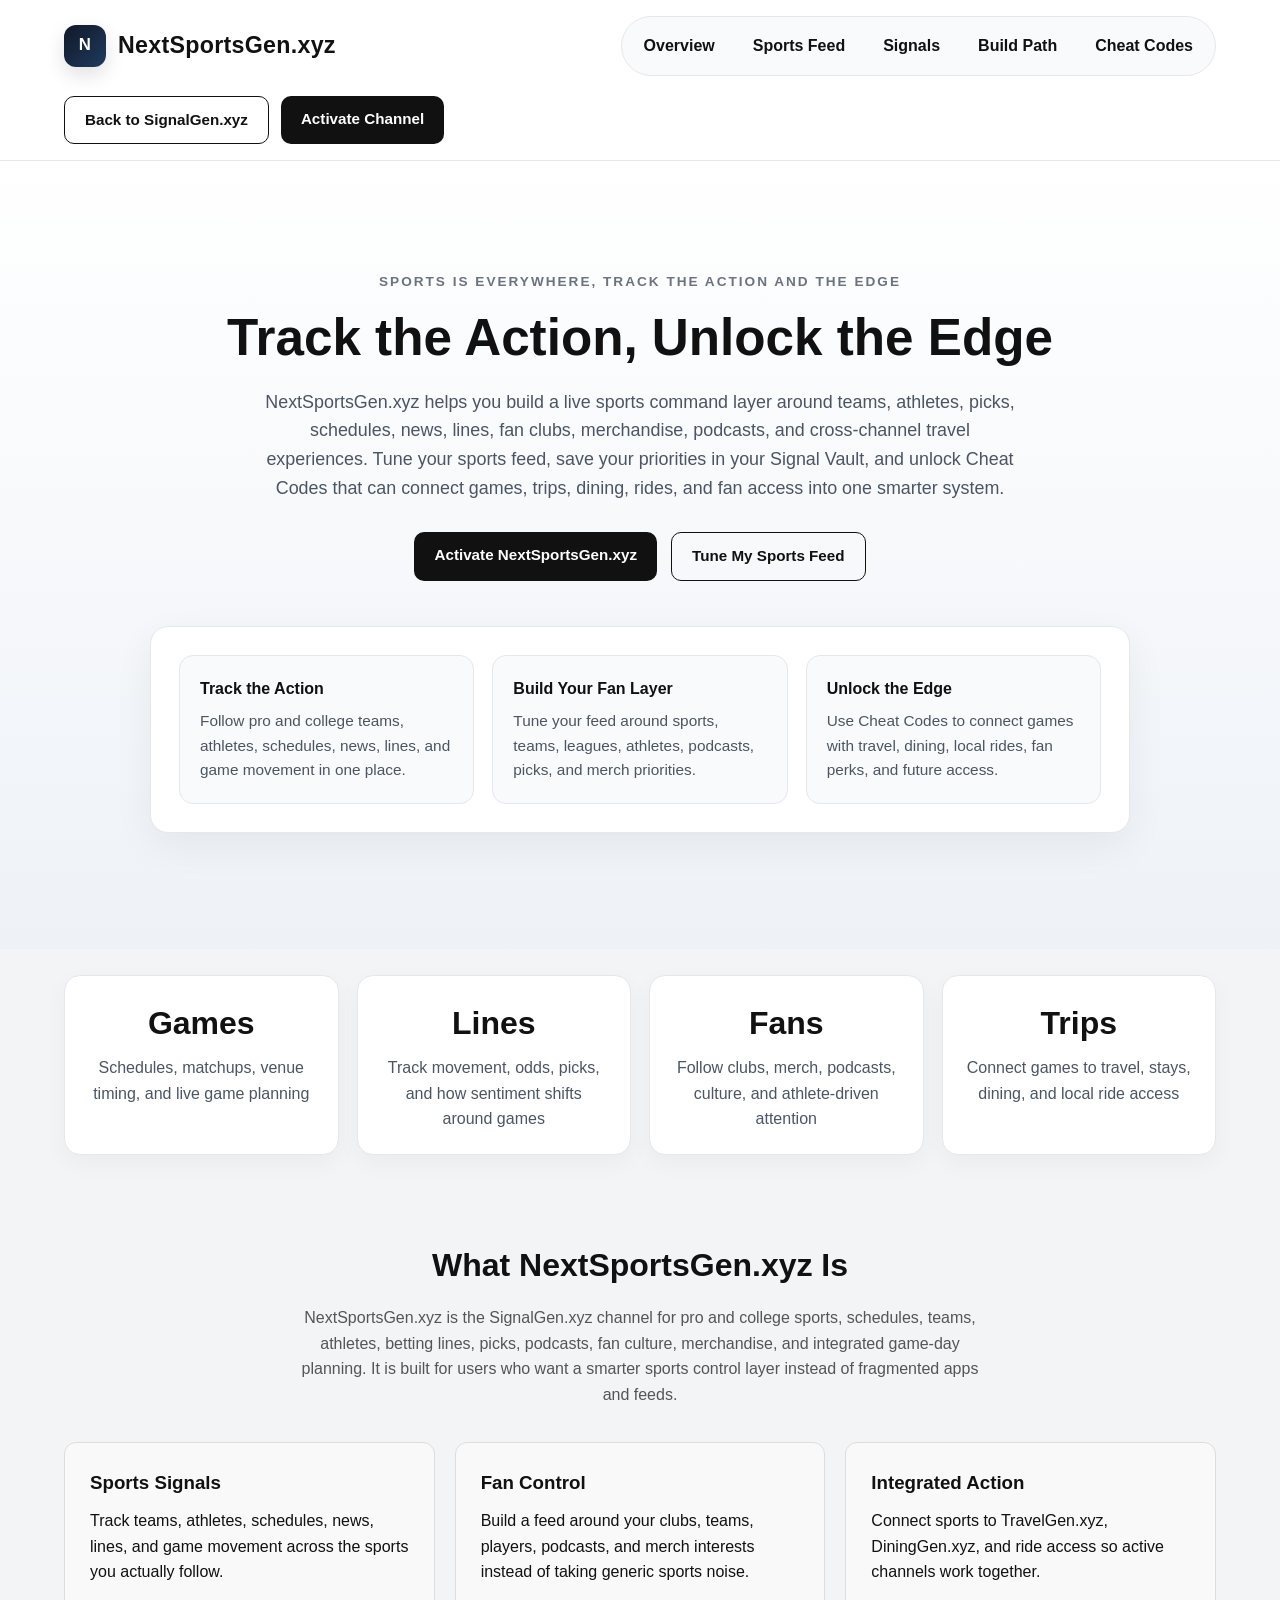
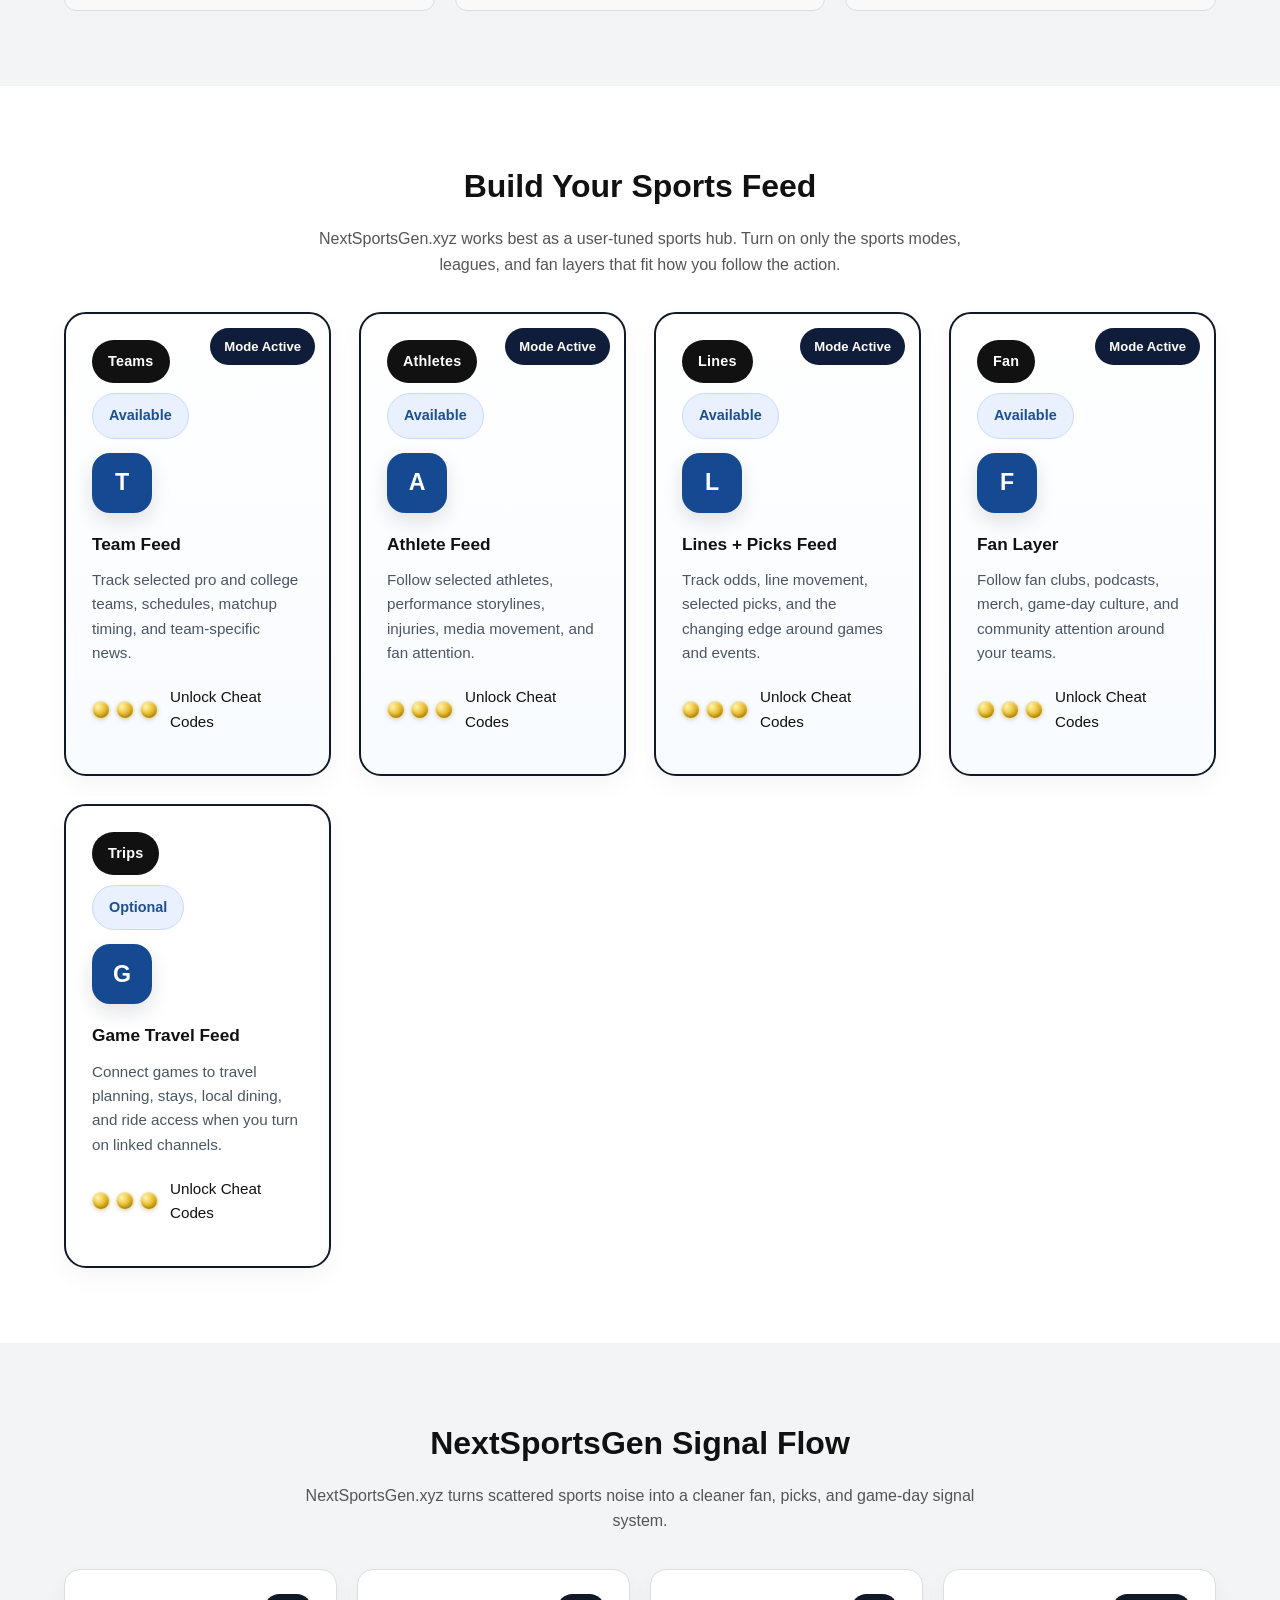
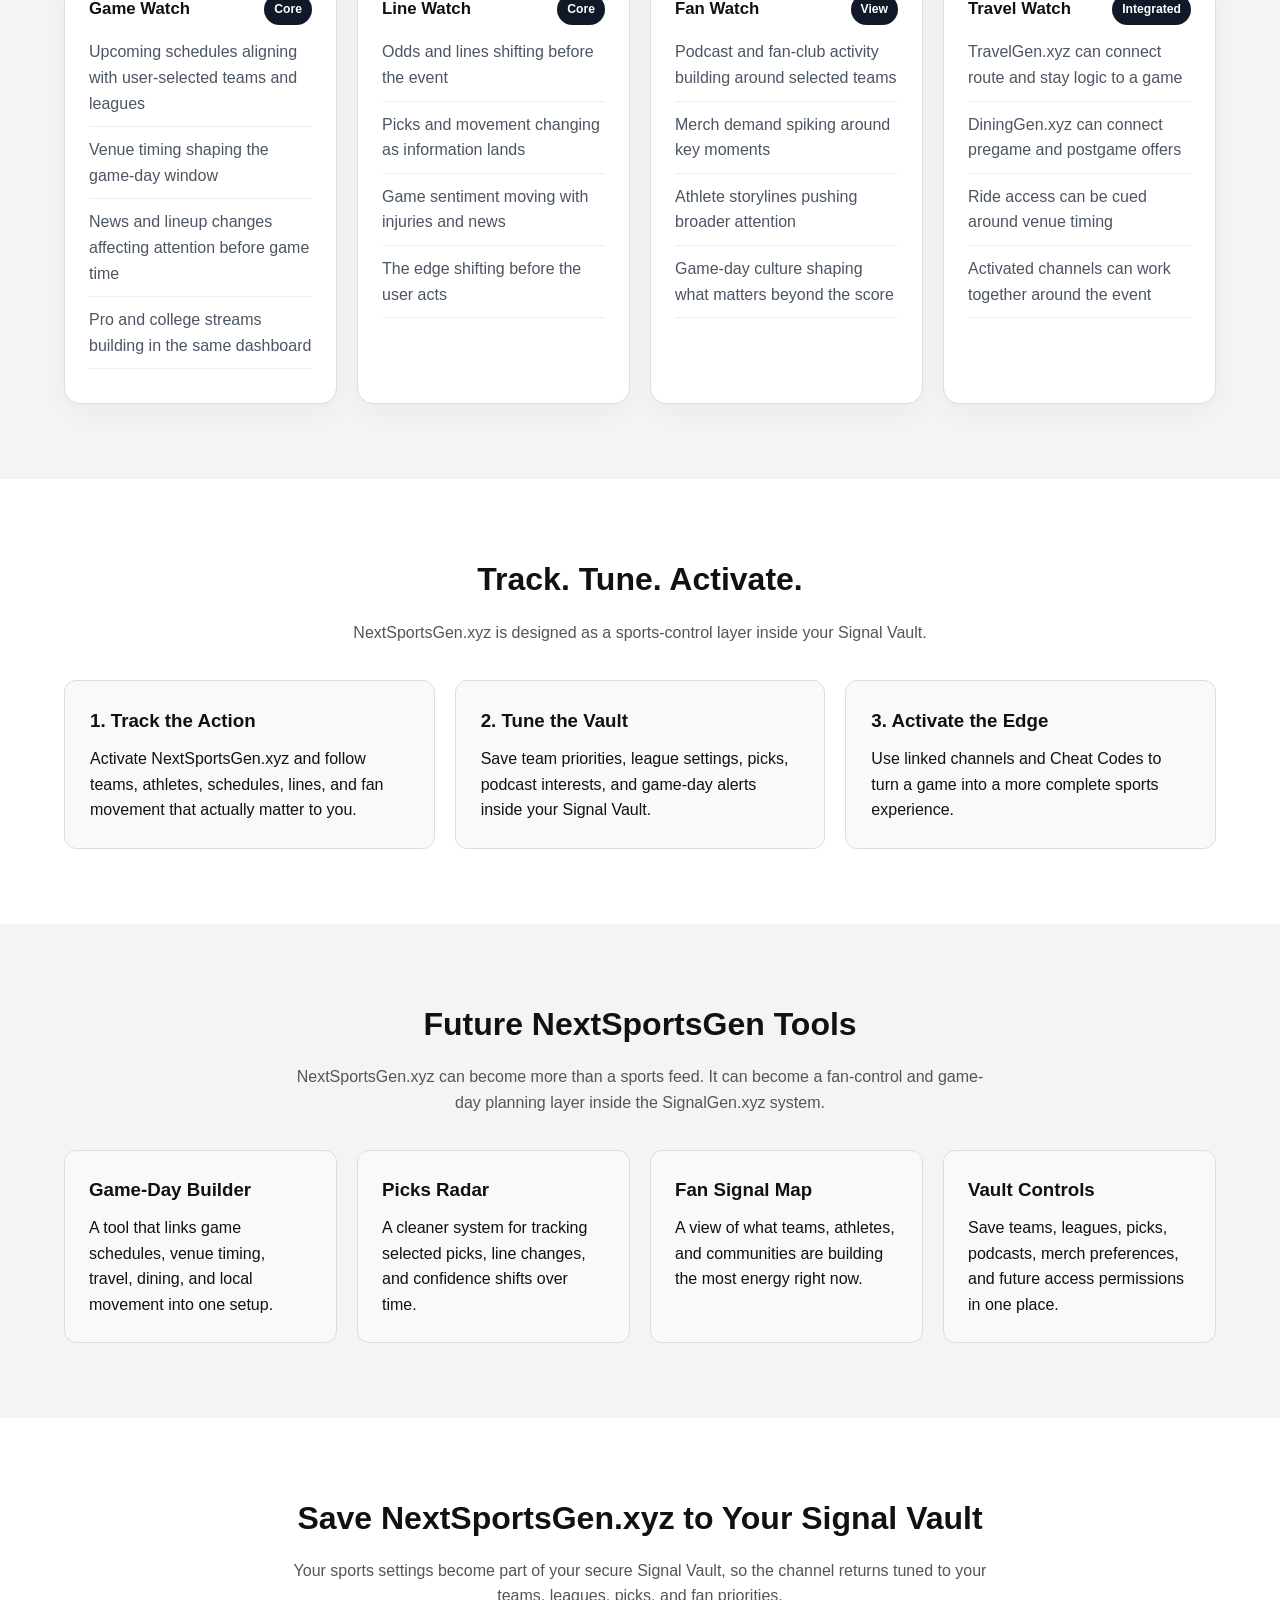
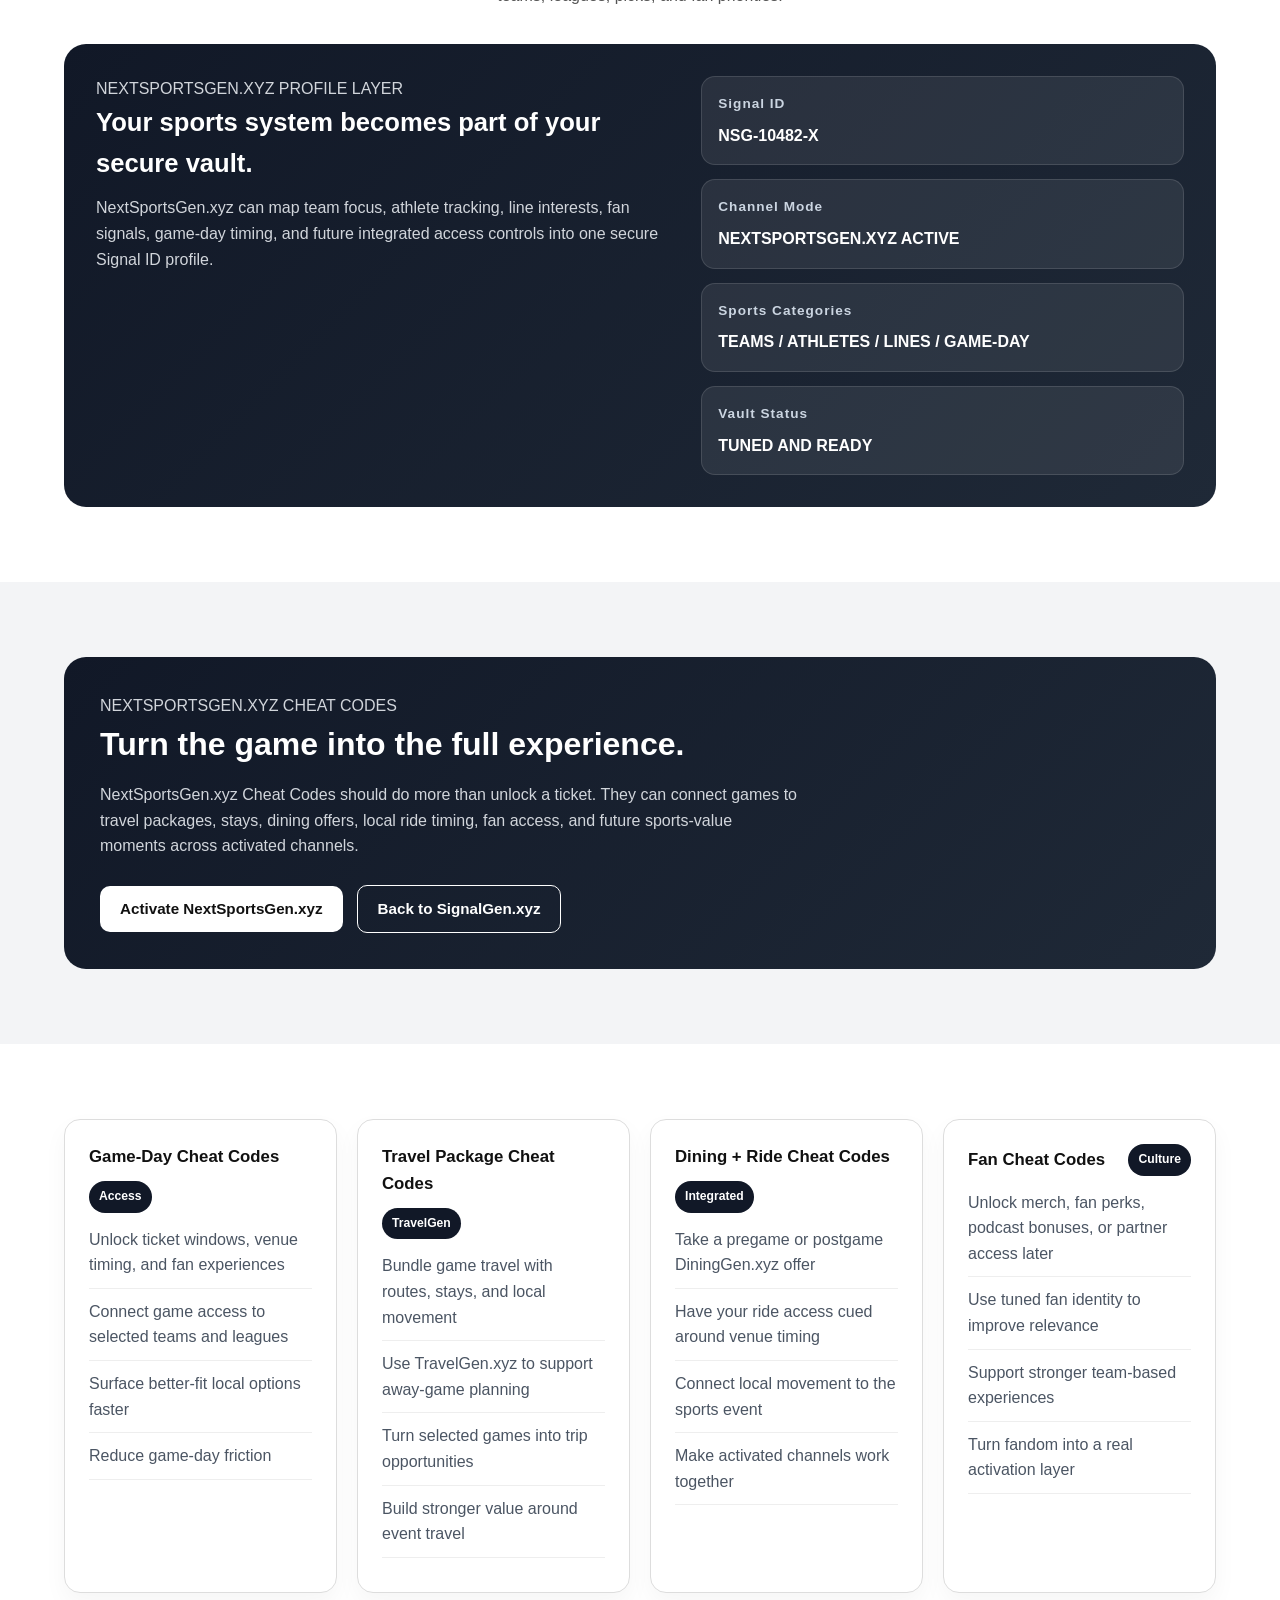
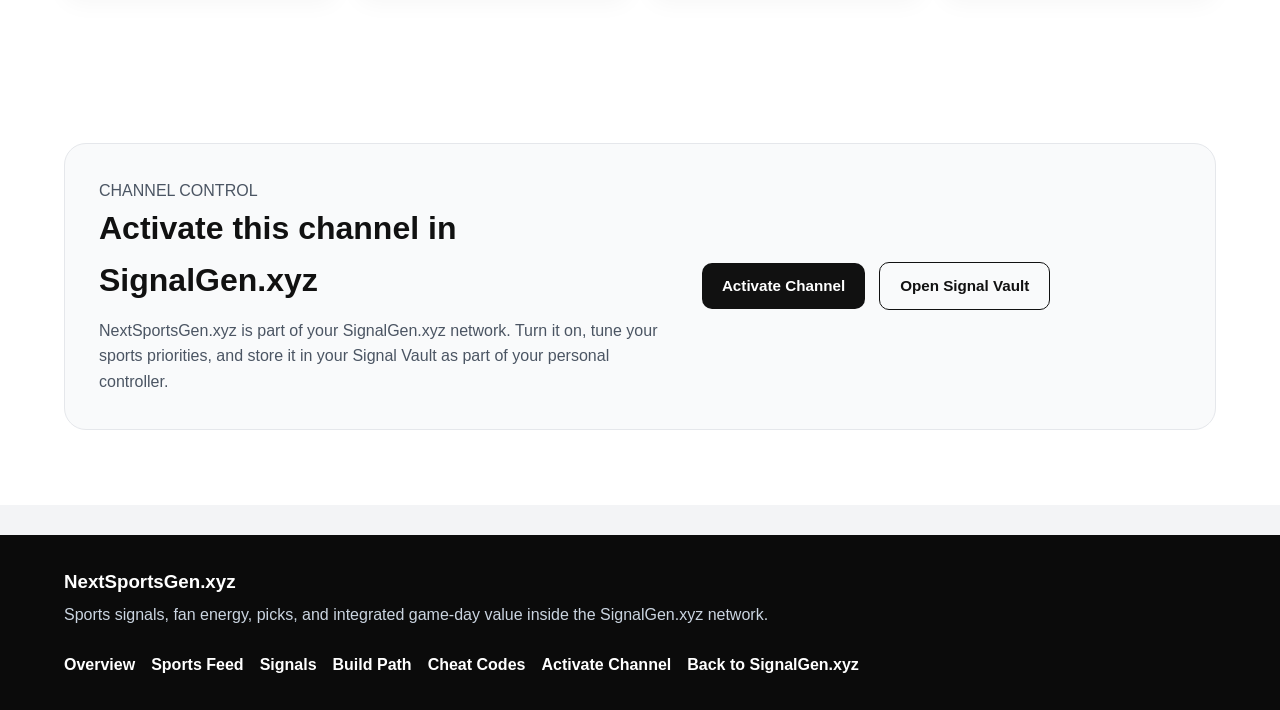
<file: nextsportsgen.html>
<!DOCTYPE html>
<html lang="en">
<head>
  <meta charset="UTF-8" />
  <meta name="viewport" content="width=device-width, initial-scale=1.0" />
  <title>NextSportsGen.xyz | Track the Action, Unlock the Edge</title>
  <link rel="stylesheet" href="styles.css" />
</head>
<body>

  <header class="site-header">
    <div class="container header-wrap">
      <a href="index.html" class="brand">
        <span class="brand-mark">N</span>
        <span class="brand-text">NextSportsGen.xyz</span>
      </a>

      <nav class="main-nav">
        <a href="#overview">Overview</a>
        <a href="#feed">Sports Feed</a>
        <a href="#signals">Signals</a>
        <a href="#build-path">Build Path</a>
        <a href="#cheat-codes">Cheat Codes</a>
      </nav>

      <div class="header-actions">
        <a href="index.html" class="btn btn-outline">Back to SignalGen.xyz</a>
        <a href="index.html#channels" class="btn btn-solid">Activate Channel</a>
      </div>
    </div>
  </header>

  <section class="hero">
    <div class="container hero-content">
      <p class="eyebrow">SPORTS IS EVERYWHERE, TRACK THE ACTION AND THE EDGE</p>
      <h1>Track the Action, Unlock the Edge</h1>
      <p class="hero-text">
        NextSportsGen.xyz helps you build a live sports command layer around teams, athletes, picks, schedules,
        news, lines, fan clubs, merchandise, podcasts, and cross-channel travel experiences. Tune your sports feed,
        save your priorities in your Signal Vault, and unlock Cheat Codes that can connect games, trips, dining,
        rides, and fan access into one smarter system.
      </p>

      <div class="hero-buttons">
        <a href="#signals" class="btn btn-solid">Activate NextSportsGen.xyz</a>
        <a href="#feed" class="btn btn-outline">Tune My Sports Feed</a>
      </div>

      <div class="hero-panel">
        <div class="hero-panel-grid">
          <div class="hero-panel-card">
            <h3>Track the Action</h3>
            <p>Follow pro and college teams, athletes, schedules, news, lines, and game movement in one place.</p>
          </div>
          <div class="hero-panel-card">
            <h3>Build Your Fan Layer</h3>
            <p>Tune your feed around sports, teams, leagues, athletes, podcasts, picks, and merch priorities.</p>
          </div>
          <div class="hero-panel-card">
            <h3>Unlock the Edge</h3>
            <p>Use Cheat Codes to connect games with travel, dining, local rides, fan perks, and future access.</p>
          </div>
        </div>
      </div>
    </div>
  </section>

  <section class="stats-strip">
    <div class="container stats-grid">
      <div class="stat-card">
        <h3>Games</h3>
        <p>Schedules, matchups, venue timing, and live game planning</p>
      </div>
      <div class="stat-card">
        <h3>Lines</h3>
        <p>Track movement, odds, picks, and how sentiment shifts around games</p>
      </div>
      <div class="stat-card">
        <h3>Fans</h3>
        <p>Follow clubs, merch, podcasts, culture, and athlete-driven attention</p>
      </div>
      <div class="stat-card">
        <h3>Trips</h3>
        <p>Connect games to travel, stays, dining, and local ride access</p>
      </div>
    </div>
  </section>

  <section id="overview" class="section">
    <div class="container">
      <h2>What NextSportsGen.xyz Is</h2>
      <p class="section-intro">
        NextSportsGen.xyz is the SignalGen.xyz channel for pro and college sports, schedules, teams, athletes,
        betting lines, picks, podcasts, fan culture, merchandise, and integrated game-day planning. It is built
        for users who want a smarter sports control layer instead of fragmented apps and feeds.
      </p>

      <div class="three-col">
        <div class="info-card">
          <h3>Sports Signals</h3>
          <p>Track teams, athletes, schedules, news, lines, and game movement across the sports you actually follow.</p>
        </div>
        <div class="info-card">
          <h3>Fan Control</h3>
          <p>Build a feed around your clubs, teams, players, podcasts, and merch interests instead of taking generic sports noise.</p>
        </div>
        <div class="info-card">
          <h3>Integrated Action</h3>
          <p>Connect sports to TravelGen.xyz, DiningGen.xyz, and ride access so active channels work together.</p>
        </div>
      </div>
    </div>
  </section>

  <section id="feed" class="section alt-section">
    <div class="container">
      <h2>Build Your Sports Feed</h2>
      <p class="section-intro">
        NextSportsGen.xyz works best as a user-tuned sports hub. Turn on only the sports modes, leagues, and fan layers that fit how you follow the action.
      </p>

      <div class="channel-grid">
        <div class="channel-card selected-card">
          <div class="selected-check">Mode Active</div>
          <div class="channel-top">
            <span class="channel-badge">Teams</span>
            <span class="channel-status">Available</span>
          </div>
          <div class="channel-icon">T</div>
          <h3>Team Feed</h3>
          <p>Track selected pro and college teams, schedules, matchup timing, and team-specific news.</p>
          <div class="cheatcode-row">
            <div class="token-stack">
              <span class="token"></span>
              <span class="token"></span>
              <span class="token"></span>
            </div>
            <span class="cheatcode-copy">Unlock Cheat Codes</span>
          </div>
        </div>

        <div class="channel-card selected-card">
          <div class="selected-check">Mode Active</div>
          <div class="channel-top">
            <span class="channel-badge">Athletes</span>
            <span class="channel-status">Available</span>
          </div>
          <div class="channel-icon">A</div>
          <h3>Athlete Feed</h3>
          <p>Follow selected athletes, performance storylines, injuries, media movement, and fan attention.</p>
          <div class="cheatcode-row">
            <div class="token-stack">
              <span class="token"></span>
              <span class="token"></span>
              <span class="token"></span>
            </div>
            <span class="cheatcode-copy">Unlock Cheat Codes</span>
          </div>
        </div>

        <div class="channel-card selected-card">
          <div class="selected-check">Mode Active</div>
          <div class="channel-top">
            <span class="channel-badge">Lines</span>
            <span class="channel-status">Available</span>
          </div>
          <div class="channel-icon">L</div>
          <h3>Lines + Picks Feed</h3>
          <p>Track odds, line movement, selected picks, and the changing edge around games and events.</p>
          <div class="cheatcode-row">
            <div class="token-stack">
              <span class="token"></span>
              <span class="token"></span>
              <span class="token"></span>
            </div>
            <span class="cheatcode-copy">Unlock Cheat Codes</span>
          </div>
        </div>

        <div class="channel-card selected-card">
          <div class="selected-check">Mode Active</div>
          <div class="channel-top">
            <span class="channel-badge">Fan</span>
            <span class="channel-status">Available</span>
          </div>
          <div class="channel-icon">F</div>
          <h3>Fan Layer</h3>
          <p>Follow fan clubs, podcasts, merch, game-day culture, and community attention around your teams.</p>
          <div class="cheatcode-row">
            <div class="token-stack">
              <span class="token"></span>
              <span class="token"></span>
              <span class="token"></span>
            </div>
            <span class="cheatcode-copy">Unlock Cheat Codes</span>
          </div>
        </div>

        <div class="channel-card">
          <div class="channel-top">
            <span class="channel-badge">Trips</span>
            <span class="channel-status">Optional</span>
          </div>
          <div class="channel-icon">G</div>
          <h3>Game Travel Feed</h3>
          <p>Connect games to travel planning, stays, local dining, and ride access when you turn on linked channels.</p>
          <div class="cheatcode-row">
            <div class="token-stack">
              <span class="token"></span>
              <span class="token"></span>
              <span class="token"></span>
            </div>
            <span class="cheatcode-copy">Unlock Cheat Codes</span>
          </div>
        </div>
      </div>
    </div>
  </section>

  <section id="signals" class="section">
    <div class="container">
      <h2>NextSportsGen Signal Flow</h2>
      <p class="section-intro">
        NextSportsGen.xyz turns scattered sports noise into a cleaner fan, picks, and game-day signal system.
      </p>

      <div class="widget-grid">
        <div class="widget-card">
          <div class="widget-top">
            <h3>Game Watch</h3>
            <span class="widget-tag">Core</span>
          </div>
          <ul>
            <li>Upcoming schedules aligning with user-selected teams and leagues</li>
            <li>Venue timing shaping the game-day window</li>
            <li>News and lineup changes affecting attention before game time</li>
            <li>Pro and college streams building in the same dashboard</li>
          </ul>
        </div>

        <div class="widget-card">
          <div class="widget-top">
            <h3>Line Watch</h3>
            <span class="widget-tag">Core</span>
          </div>
          <ul>
            <li>Odds and lines shifting before the event</li>
            <li>Picks and movement changing as information lands</li>
            <li>Game sentiment moving with injuries and news</li>
            <li>The edge shifting before the user acts</li>
          </ul>
        </div>

        <div class="widget-card">
          <div class="widget-top">
            <h3>Fan Watch</h3>
            <span class="widget-tag">View</span>
          </div>
          <ul>
            <li>Podcast and fan-club activity building around selected teams</li>
            <li>Merch demand spiking around key moments</li>
            <li>Athlete storylines pushing broader attention</li>
            <li>Game-day culture shaping what matters beyond the score</li>
          </ul>
        </div>

        <div class="widget-card">
          <div class="widget-top">
            <h3>Travel Watch</h3>
            <span class="widget-tag">Integrated</span>
          </div>
          <ul>
            <li>TravelGen.xyz can connect route and stay logic to a game</li>
            <li>DiningGen.xyz can connect pregame and postgame offers</li>
            <li>Ride access can be cued around venue timing</li>
            <li>Activated channels can work together around the event</li>
          </ul>
        </div>
      </div>
    </div>
  </section>

  <section id="build-path" class="section alt-section">
    <div class="container">
      <h2>Track. Tune. Activate.</h2>
      <p class="section-intro">
        NextSportsGen.xyz is designed as a sports-control layer inside your Signal Vault.
      </p>

      <div class="three-col">
        <div class="info-card">
          <h3>1. Track the Action</h3>
          <p>Activate NextSportsGen.xyz and follow teams, athletes, schedules, lines, and fan movement that actually matter to you.</p>
        </div>
        <div class="info-card">
          <h3>2. Tune the Vault</h3>
          <p>Save team priorities, league settings, picks, podcast interests, and game-day alerts inside your Signal Vault.</p>
        </div>
        <div class="info-card">
          <h3>3. Activate the Edge</h3>
          <p>Use linked channels and Cheat Codes to turn a game into a more complete sports experience.</p>
        </div>
      </div>
    </div>
  </section>

  <section id="future-tools" class="section">
    <div class="container">
      <h2>Future NextSportsGen Tools</h2>
      <p class="section-intro">
        NextSportsGen.xyz can become more than a sports feed. It can become a fan-control and game-day planning layer inside the SignalGen.xyz system.
      </p>

      <div class="featured-grid">
        <div class="featured-card">
          <h3>Game-Day Builder</h3>
          <p>A tool that links game schedules, venue timing, travel, dining, and local movement into one setup.</p>
        </div>
        <div class="featured-card">
          <h3>Picks Radar</h3>
          <p>A cleaner system for tracking selected picks, line changes, and confidence shifts over time.</p>
        </div>
        <div class="featured-card">
          <h3>Fan Signal Map</h3>
          <p>A view of what teams, athletes, and communities are building the most energy right now.</p>
        </div>
        <div class="featured-card">
          <h3>Vault Controls</h3>
          <p>Save teams, leagues, picks, podcasts, merch preferences, and future access permissions in one place.</p>
        </div>
      </div>
    </div>
  </section>

  <section class="section signal-profile-section">
    <div class="container">
      <h2>Save NextSportsGen.xyz to Your Signal Vault</h2>
      <p class="section-intro">
        Your sports settings become part of your secure Signal Vault, so the channel returns tuned to your teams, leagues, picks, and fan priorities.
      </p>

      <div class="profile-system-box">
        <div class="profile-system-copy">
          <p class="network-label">NEXTSPORTSGEN.XYZ PROFILE LAYER</p>
          <h3>Your sports system becomes part of your secure vault.</h3>
          <p>
            NextSportsGen.xyz can map team focus, athlete tracking, line interests, fan signals,
            game-day timing, and future integrated access controls into one secure Signal ID profile.
          </p>
        </div>

        <div class="profile-system-code">
          <div class="code-card">
            <h4>Signal ID</h4>
            <p>NSG-10482-X</p>
          </div>
          <div class="code-card">
            <h4>Channel Mode</h4>
            <p>NEXTSPORTSGEN.XYZ ACTIVE</p>
          </div>
          <div class="code-card">
            <h4>Sports Categories</h4>
            <p>TEAMS / ATHLETES / LINES / GAME-DAY</p>
          </div>
          <div class="code-card">
            <h4>Vault Status</h4>
            <p>TUNED AND READY</p>
          </div>
        </div>
      </div>
    </div>
  </section>

  <section id="cheat-codes" class="section cta-section">
    <div class="container">
      <div class="cta-box">
        <div class="cta-copy">
          <p class="network-label">NEXTSPORTSGEN.XYZ CHEAT CODES</p>
          <h2>Turn the game into the full experience.</h2>
          <p>
            NextSportsGen.xyz Cheat Codes should do more than unlock a ticket. They can connect games to travel packages,
            stays, dining offers, local ride timing, fan access, and future sports-value moments across activated channels.
          </p>
        </div>
        <div class="cta-actions">
          <a href="#channel-activation" class="btn btn-light">Activate NextSportsGen.xyz</a>
          <a href="index.html" class="btn btn-outline-light">Back to SignalGen.xyz</a>
        </div>
      </div>
    </div>
  </section>

  <section class="section alt-section">
    <div class="container">
      <div class="widget-grid">
        <div class="widget-card">
          <div class="widget-top">
            <h3>Game-Day Cheat Codes</h3>
            <span class="widget-tag">Access</span>
          </div>
          <ul>
            <li>Unlock ticket windows, venue timing, and fan experiences</li>
            <li>Connect game access to selected teams and leagues</li>
            <li>Surface better-fit local options faster</li>
            <li>Reduce game-day friction</li>
          </ul>
        </div>

        <div class="widget-card">
          <div class="widget-top">
            <h3>Travel Package Cheat Codes</h3>
            <span class="widget-tag">TravelGen</span>
          </div>
          <ul>
            <li>Bundle game travel with routes, stays, and local movement</li>
            <li>Use TravelGen.xyz to support away-game planning</li>
            <li>Turn selected games into trip opportunities</li>
            <li>Build stronger value around event travel</li>
          </ul>
        </div>

        <div class="widget-card">
          <div class="widget-top">
            <h3>Dining + Ride Cheat Codes</h3>
            <span class="widget-tag">Integrated</span>
          </div>
          <ul>
            <li>Take a pregame or postgame DiningGen.xyz offer</li>
            <li>Have your ride access cued around venue timing</li>
            <li>Connect local movement to the sports event</li>
            <li>Make activated channels work together</li>
          </ul>
        </div>

        <div class="widget-card">
          <div class="widget-top">
            <h3>Fan Cheat Codes</h3>
            <span class="widget-tag">Culture</span>
          </div>
          <ul>
            <li>Unlock merch, fan perks, podcast bonuses, or partner access later</li>
            <li>Use tuned fan identity to improve relevance</li>
            <li>Support stronger team-based experiences</li>
            <li>Turn fandom into a real activation layer</li>
          </ul>
        </div>
      </div>
    </div>
  </section>

  <section id="channel-activation" class="section early-access-section">
    <div class="container">
      <div class="early-access-box">
        <div class="early-access-copy">
          <p class="network-label dark-label">CHANNEL CONTROL</p>
          <h2>Activate this channel in SignalGen.xyz</h2>
          <p>
            NextSportsGen.xyz is part of your SignalGen.xyz network. Turn it on, tune your sports priorities,
            and store it in your Signal Vault as part of your personal controller.
          </p>
        </div>

        <div class="cta-actions">
          <a href="index.html#channels" class="btn btn-solid">Activate Channel</a>
          <a href="index.html#signal-profile" class="btn btn-outline">Open Signal Vault</a>
        </div>
      </div>
    </div>
  </section>

  <footer class="site-footer">
    <div class="container footer-wrap">
      <div class="footer-brand">
        <h3>NextSportsGen.xyz</h3>
        <p>Sports signals, fan energy, picks, and integrated game-day value inside the SignalGen.xyz network.</p>
      </div>

      <div class="footer-links">
        <a href="#overview">Overview</a>
        <a href="#feed">Sports Feed</a>
        <a href="#signals">Signals</a>
        <a href="#build-path">Build Path</a>
        <a href="#cheat-codes">Cheat Codes</a>
        <a href="#channel-activation">Activate Channel</a>
        <a href="index.html">Back to SignalGen.xyz</a>
      </div>
    </div>
  </footer>

</body>
</html>
</file>
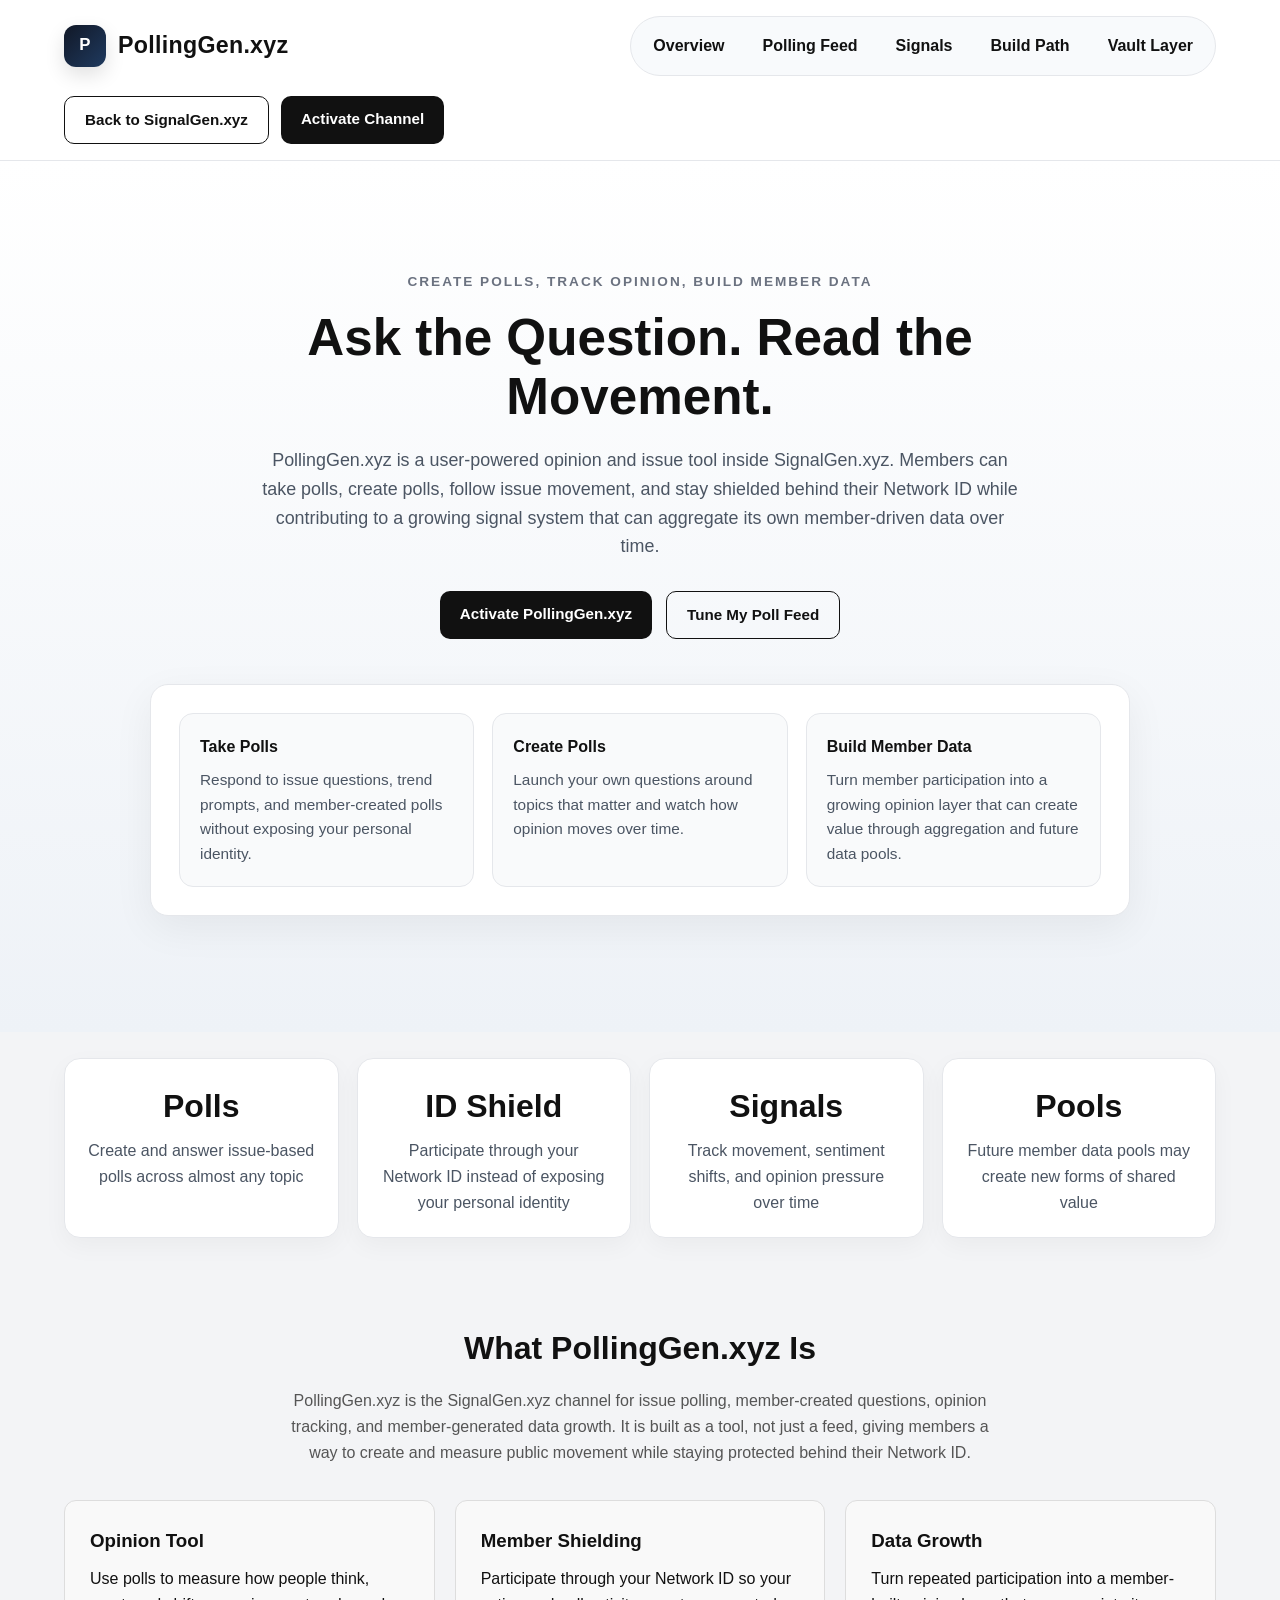
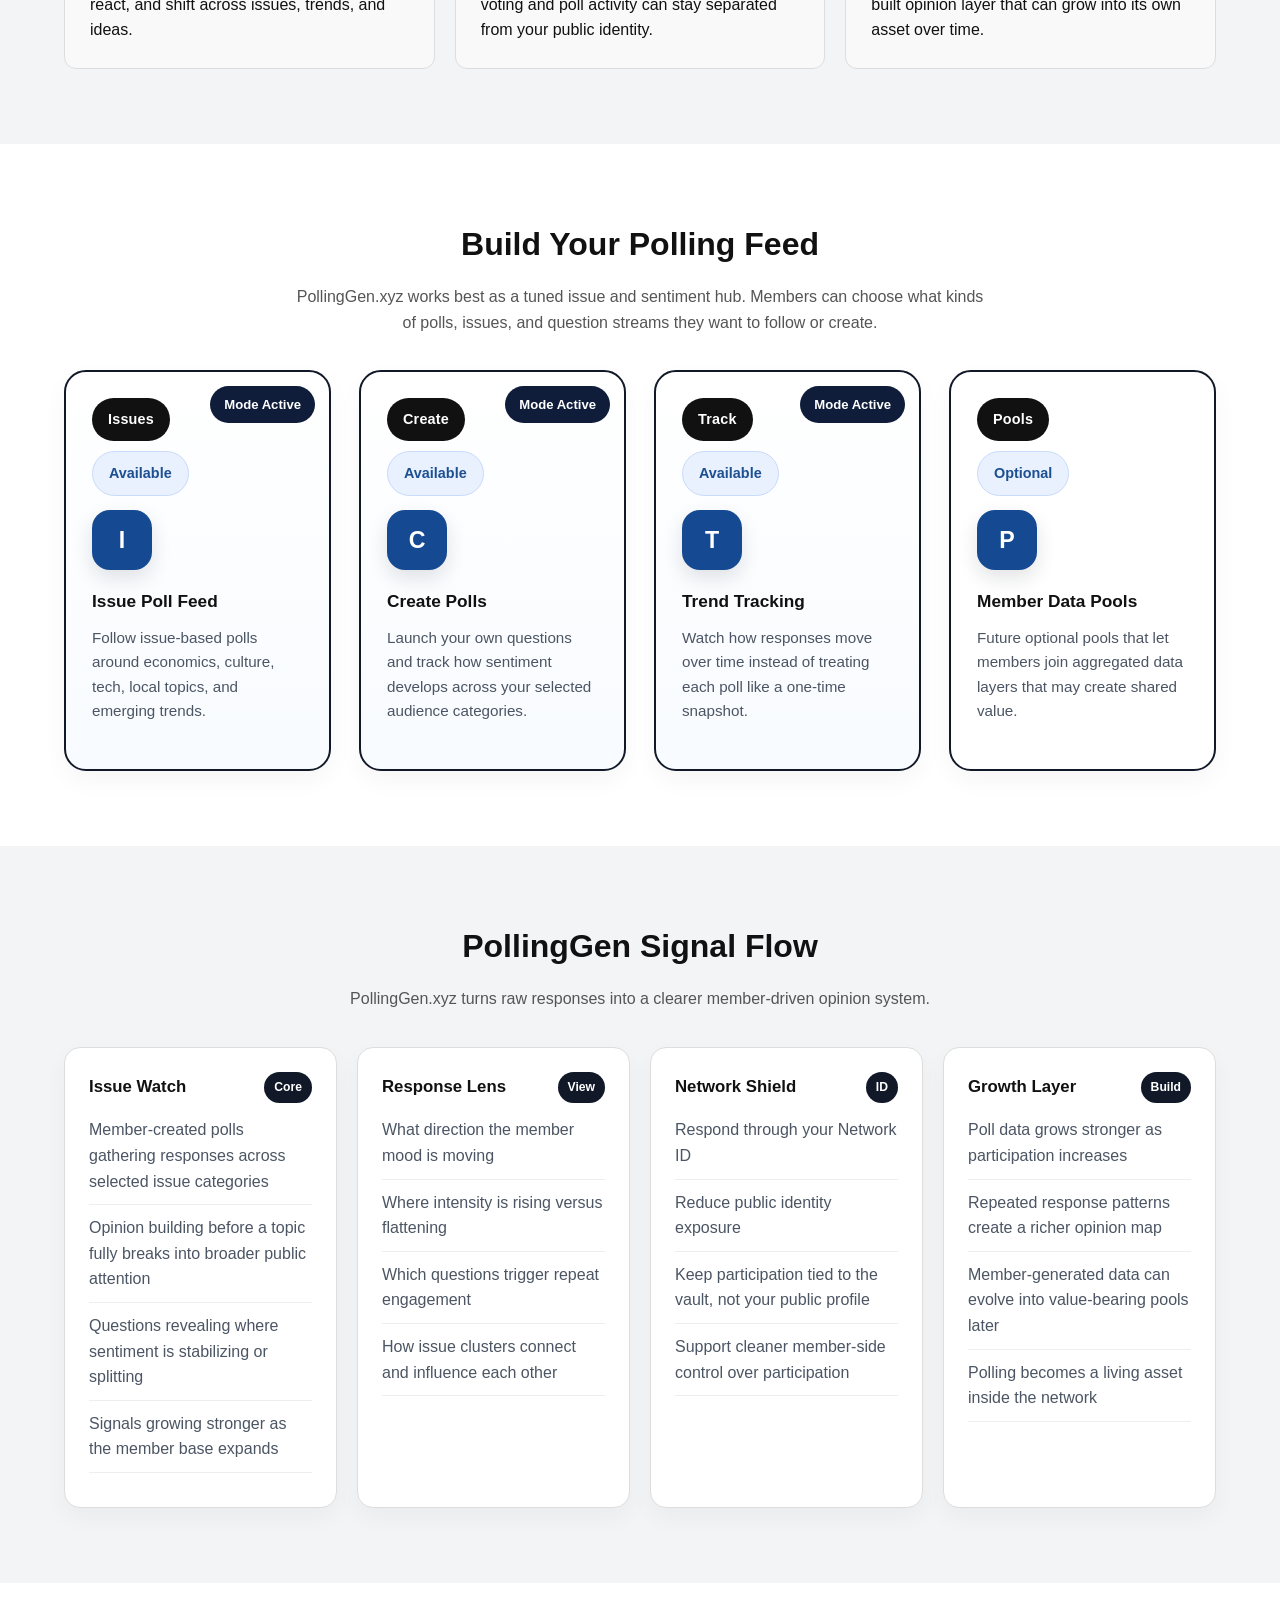
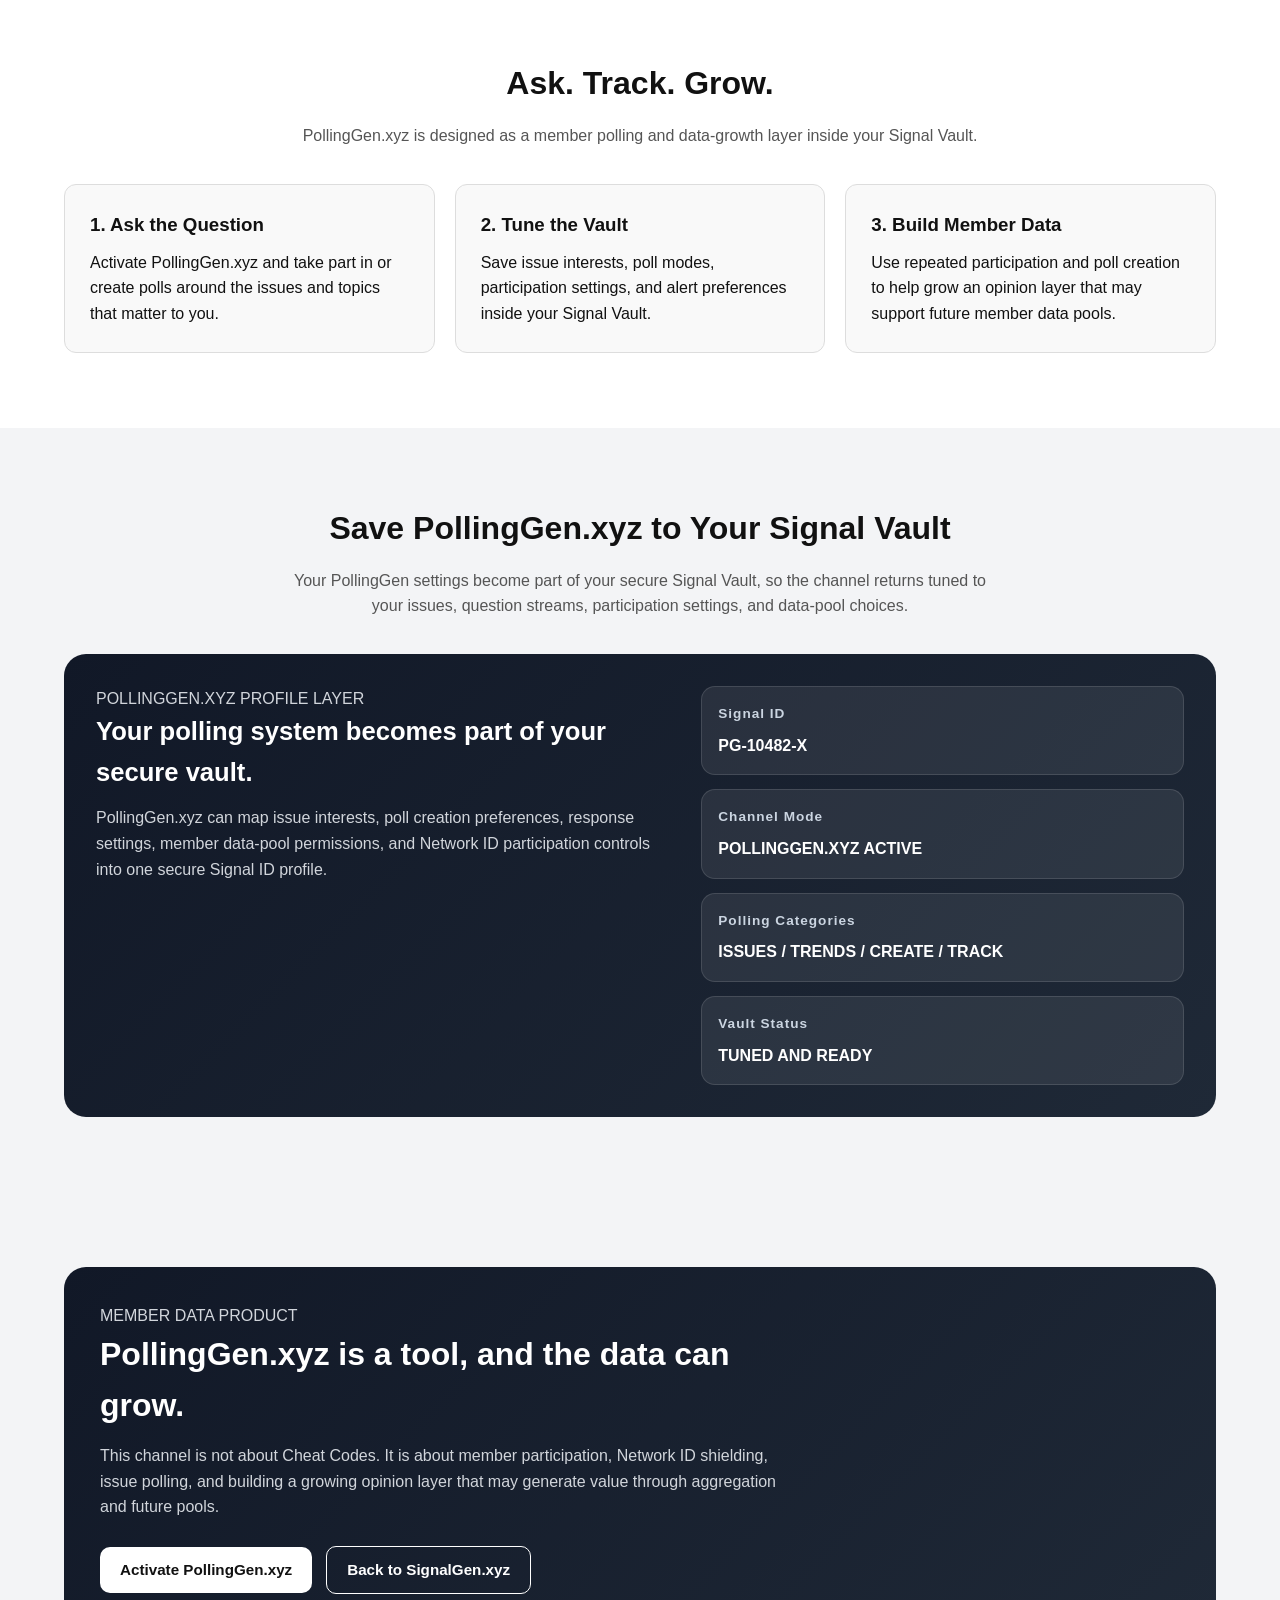
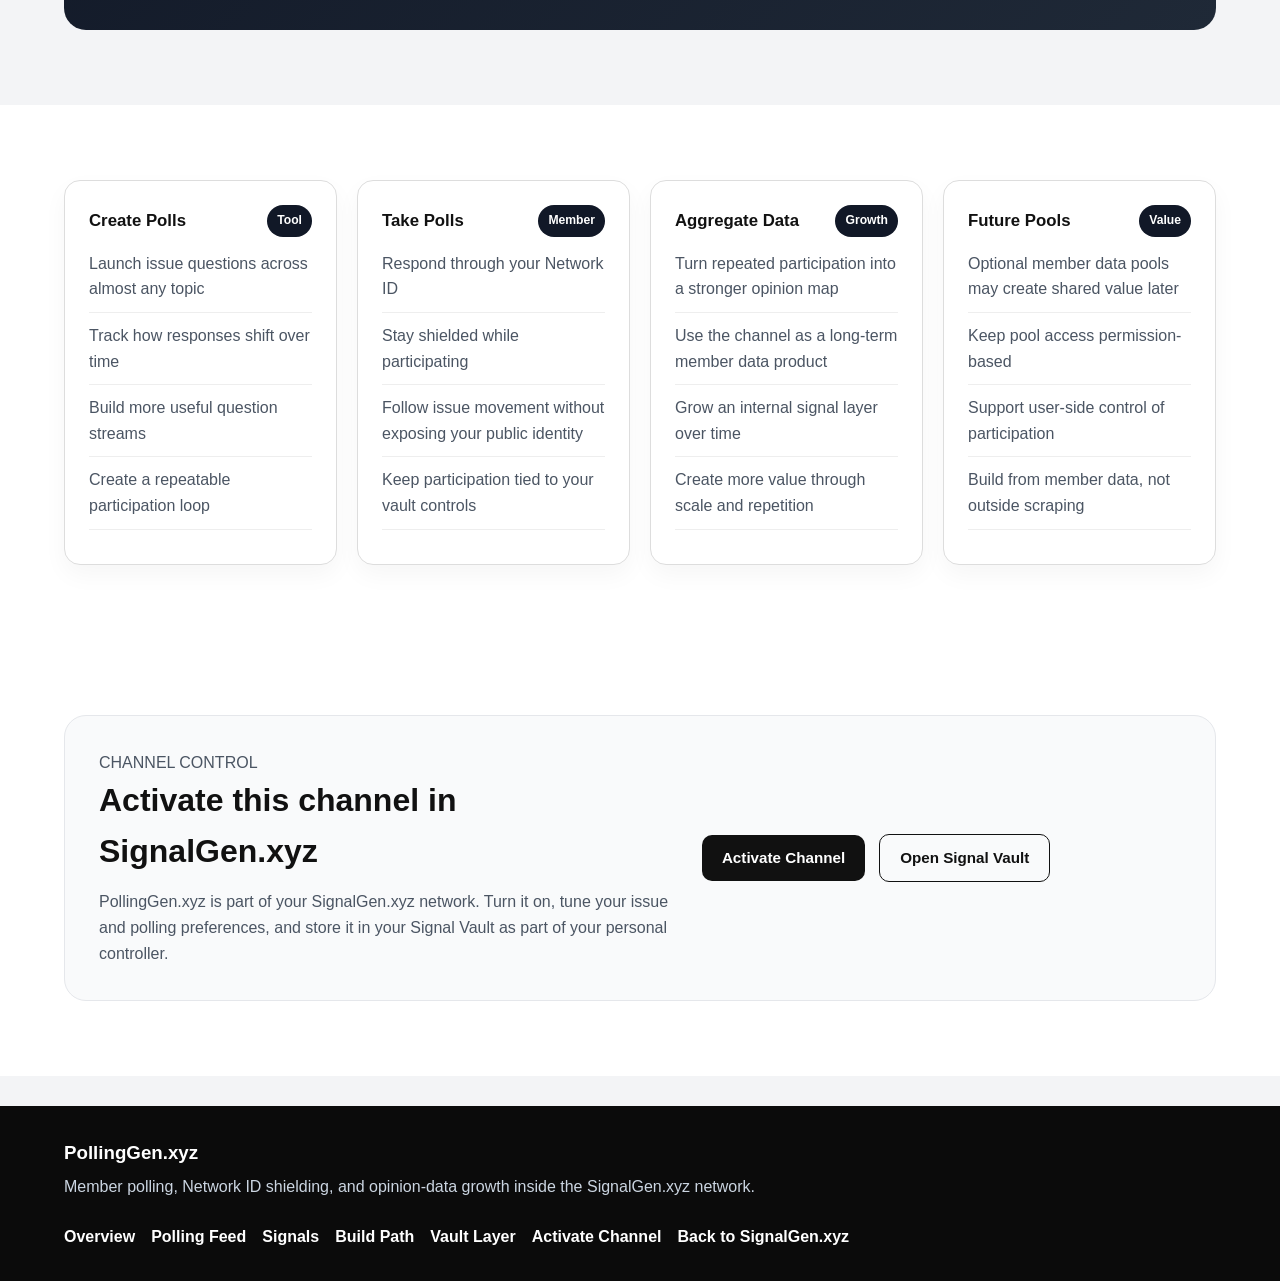
<file: pollinggen.html>
<!DOCTYPE html>
<html lang="en">
<head>
  <meta charset="UTF-8" />
  <meta name="viewport" content="width=device-width, initial-scale=1.0" />
  <title>PollingGen.xyz | Create Polls, Track Opinion, Build Member Data</title>
  <link rel="stylesheet" href="styles.css" />
</head>
<body>

  <header class="site-header">
    <div class="container header-wrap">
      <a href="index.html" class="brand">
        <span class="brand-mark">P</span>
        <span class="brand-text">PollingGen.xyz</span>
      </a>

      <nav class="main-nav">
        <a href="#overview">Overview</a>
        <a href="#feed">Polling Feed</a>
        <a href="#signals">Signals</a>
        <a href="#build-path">Build Path</a>
        <a href="#vault">Vault Layer</a>
      </nav>

      <div class="header-actions">
        <a href="index.html" class="btn btn-outline">Back to SignalGen.xyz</a>
        <a href="index.html#channels" class="btn btn-solid">Activate Channel</a>
      </div>
    </div>
  </header>

  <section class="hero">
    <div class="container hero-content">
      <p class="eyebrow">CREATE POLLS, TRACK OPINION, BUILD MEMBER DATA</p>
      <h1>Ask the Question. Read the Movement.</h1>
      <p class="hero-text">
        PollingGen.xyz is a user-powered opinion and issue tool inside SignalGen.xyz. Members can take polls,
        create polls, follow issue movement, and stay shielded behind their Network ID while contributing to a growing
        signal system that can aggregate its own member-driven data over time.
      </p>

      <div class="hero-buttons">
        <a href="#signals" class="btn btn-solid">Activate PollingGen.xyz</a>
        <a href="#feed" class="btn btn-outline">Tune My Poll Feed</a>
      </div>

      <div class="hero-panel">
        <div class="hero-panel-grid">
          <div class="hero-panel-card">
            <h3>Take Polls</h3>
            <p>Respond to issue questions, trend prompts, and member-created polls without exposing your personal identity.</p>
          </div>
          <div class="hero-panel-card">
            <h3>Create Polls</h3>
            <p>Launch your own questions around topics that matter and watch how opinion moves over time.</p>
          </div>
          <div class="hero-panel-card">
            <h3>Build Member Data</h3>
            <p>Turn member participation into a growing opinion layer that can create value through aggregation and future data pools.</p>
          </div>
        </div>
      </div>
    </div>
  </section>

  <section class="stats-strip">
    <div class="container stats-grid">
      <div class="stat-card">
        <h3>Polls</h3>
        <p>Create and answer issue-based polls across almost any topic</p>
      </div>
      <div class="stat-card">
        <h3>ID Shield</h3>
        <p>Participate through your Network ID instead of exposing your personal identity</p>
      </div>
      <div class="stat-card">
        <h3>Signals</h3>
        <p>Track movement, sentiment shifts, and opinion pressure over time</p>
      </div>
      <div class="stat-card">
        <h3>Pools</h3>
        <p>Future member data pools may create new forms of shared value</p>
      </div>
    </div>
  </section>

  <section id="overview" class="section">
    <div class="container">
      <h2>What PollingGen.xyz Is</h2>
      <p class="section-intro">
        PollingGen.xyz is the SignalGen.xyz channel for issue polling, member-created questions, opinion tracking,
        and member-generated data growth. It is built as a tool, not just a feed, giving members a way to create
        and measure public movement while staying protected behind their Network ID.
      </p>

      <div class="three-col">
        <div class="info-card">
          <h3>Opinion Tool</h3>
          <p>Use polls to measure how people think, react, and shift across issues, trends, and ideas.</p>
        </div>
        <div class="info-card">
          <h3>Member Shielding</h3>
          <p>Participate through your Network ID so your voting and poll activity can stay separated from your public identity.</p>
        </div>
        <div class="info-card">
          <h3>Data Growth</h3>
          <p>Turn repeated participation into a member-built opinion layer that can grow into its own asset over time.</p>
        </div>
      </div>
    </div>
  </section>

  <section id="feed" class="section alt-section">
    <div class="container">
      <h2>Build Your Polling Feed</h2>
      <p class="section-intro">
        PollingGen.xyz works best as a tuned issue and sentiment hub. Members can choose what kinds of polls,
        issues, and question streams they want to follow or create.
      </p>

      <div class="channel-grid">
        <div class="channel-card selected-card">
          <div class="selected-check">Mode Active</div>
          <div class="channel-top">
            <span class="channel-badge">Issues</span>
            <span class="channel-status">Available</span>
          </div>
          <div class="channel-icon">I</div>
          <h3>Issue Poll Feed</h3>
          <p>Follow issue-based polls around economics, culture, tech, local topics, and emerging trends.</p>
        </div>

        <div class="channel-card selected-card">
          <div class="selected-check">Mode Active</div>
          <div class="channel-top">
            <span class="channel-badge">Create</span>
            <span class="channel-status">Available</span>
          </div>
          <div class="channel-icon">C</div>
          <h3>Create Polls</h3>
          <p>Launch your own questions and track how sentiment develops across your selected audience categories.</p>
        </div>

        <div class="channel-card selected-card">
          <div class="selected-check">Mode Active</div>
          <div class="channel-top">
            <span class="channel-badge">Track</span>
            <span class="channel-status">Available</span>
          </div>
          <div class="channel-icon">T</div>
          <h3>Trend Tracking</h3>
          <p>Watch how responses move over time instead of treating each poll like a one-time snapshot.</p>
        </div>

        <div class="channel-card">
          <div class="channel-top">
            <span class="channel-badge">Pools</span>
            <span class="channel-status">Optional</span>
          </div>
          <div class="channel-icon">P</div>
          <h3>Member Data Pools</h3>
          <p>Future optional pools that let members join aggregated data layers that may create shared value.</p>
        </div>
      </div>
    </div>
  </section>

  <section id="signals" class="section">
    <div class="container">
      <h2>PollingGen Signal Flow</h2>
      <p class="section-intro">
        PollingGen.xyz turns raw responses into a clearer member-driven opinion system.
      </p>

      <div class="widget-grid">
        <div class="widget-card">
          <div class="widget-top">
            <h3>Issue Watch</h3>
            <span class="widget-tag">Core</span>
          </div>
          <ul>
            <li>Member-created polls gathering responses across selected issue categories</li>
            <li>Opinion building before a topic fully breaks into broader public attention</li>
            <li>Questions revealing where sentiment is stabilizing or splitting</li>
            <li>Signals growing stronger as the member base expands</li>
          </ul>
        </div>

        <div class="widget-card">
          <div class="widget-top">
            <h3>Response Lens</h3>
            <span class="widget-tag">View</span>
          </div>
          <ul>
            <li>What direction the member mood is moving</li>
            <li>Where intensity is rising versus flattening</li>
            <li>Which questions trigger repeat engagement</li>
            <li>How issue clusters connect and influence each other</li>
          </ul>
        </div>

        <div class="widget-card">
          <div class="widget-top">
            <h3>Network Shield</h3>
            <span class="widget-tag">ID</span>
          </div>
          <ul>
            <li>Respond through your Network ID</li>
            <li>Reduce public identity exposure</li>
            <li>Keep participation tied to the vault, not your public profile</li>
            <li>Support cleaner member-side control over participation</li>
          </ul>
        </div>

        <div class="widget-card">
          <div class="widget-top">
            <h3>Growth Layer</h3>
            <span class="widget-tag">Build</span>
          </div>
          <ul>
            <li>Poll data grows stronger as participation increases</li>
            <li>Repeated response patterns create a richer opinion map</li>
            <li>Member-generated data can evolve into value-bearing pools later</li>
            <li>Polling becomes a living asset inside the network</li>
          </ul>
        </div>
      </div>
    </div>
  </section>

  <section id="build-path" class="section alt-section">
    <div class="container">
      <h2>Ask. Track. Grow.</h2>
      <p class="section-intro">
        PollingGen.xyz is designed as a member polling and data-growth layer inside your Signal Vault.
      </p>

      <div class="three-col">
        <div class="info-card">
          <h3>1. Ask the Question</h3>
          <p>Activate PollingGen.xyz and take part in or create polls around the issues and topics that matter to you.</p>
        </div>
        <div class="info-card">
          <h3>2. Tune the Vault</h3>
          <p>Save issue interests, poll modes, participation settings, and alert preferences inside your Signal Vault.</p>
        </div>
        <div class="info-card">
          <h3>3. Build Member Data</h3>
          <p>Use repeated participation and poll creation to help grow an opinion layer that may support future member data pools.</p>
        </div>
      </div>
    </div>
  </section>

  <section id="vault" class="section">
    <div class="container">
      <h2>Save PollingGen.xyz to Your Signal Vault</h2>
      <p class="section-intro">
        Your PollingGen settings become part of your secure Signal Vault, so the channel returns tuned to your issues,
        question streams, participation settings, and data-pool choices.
      </p>

      <div class="profile-system-box">
        <div class="profile-system-copy">
          <p class="network-label">POLLINGGEN.XYZ PROFILE LAYER</p>
          <h3>Your polling system becomes part of your secure vault.</h3>
          <p>
            PollingGen.xyz can map issue interests, poll creation preferences, response settings, member data-pool permissions,
            and Network ID participation controls into one secure Signal ID profile.
          </p>
        </div>

        <div class="profile-system-code">
          <div class="code-card">
            <h4>Signal ID</h4>
            <p>PG-10482-X</p>
          </div>
          <div class="code-card">
            <h4>Channel Mode</h4>
            <p>POLLINGGEN.XYZ ACTIVE</p>
          </div>
          <div class="code-card">
            <h4>Polling Categories</h4>
            <p>ISSUES / TRENDS / CREATE / TRACK</p>
          </div>
          <div class="code-card">
            <h4>Vault Status</h4>
            <p>TUNED AND READY</p>
          </div>
        </div>
      </div>
    </div>
  </section>

  <section class="section cta-section">
    <div class="container">
      <div class="cta-box">
        <div class="cta-copy">
          <p class="network-label">MEMBER DATA PRODUCT</p>
          <h2>PollingGen.xyz is a tool, and the data can grow.</h2>
          <p>
            This channel is not about Cheat Codes. It is about member participation, Network ID shielding,
            issue polling, and building a growing opinion layer that may generate value through aggregation and future pools.
          </p>
        </div>
        <div class="cta-actions">
          <a href="#channel-activation" class="btn btn-light">Activate PollingGen.xyz</a>
          <a href="index.html" class="btn btn-outline-light">Back to SignalGen.xyz</a>
        </div>
      </div>
    </div>
  </section>

  <section class="section alt-section">
    <div class="container">
      <div class="widget-grid">
        <div class="widget-card">
          <div class="widget-top">
            <h3>Create Polls</h3>
            <span class="widget-tag">Tool</span>
          </div>
          <ul>
            <li>Launch issue questions across almost any topic</li>
            <li>Track how responses shift over time</li>
            <li>Build more useful question streams</li>
            <li>Create a repeatable participation loop</li>
          </ul>
        </div>

        <div class="widget-card">
          <div class="widget-top">
            <h3>Take Polls</h3>
            <span class="widget-tag">Member</span>
          </div>
          <ul>
            <li>Respond through your Network ID</li>
            <li>Stay shielded while participating</li>
            <li>Follow issue movement without exposing your public identity</li>
            <li>Keep participation tied to your vault controls</li>
          </ul>
        </div>

        <div class="widget-card">
          <div class="widget-top">
            <h3>Aggregate Data</h3>
            <span class="widget-tag">Growth</span>
          </div>
          <ul>
            <li>Turn repeated participation into a stronger opinion map</li>
            <li>Use the channel as a long-term member data product</li>
            <li>Grow an internal signal layer over time</li>
            <li>Create more value through scale and repetition</li>
          </ul>
        </div>

        <div class="widget-card">
          <div class="widget-top">
            <h3>Future Pools</h3>
            <span class="widget-tag">Value</span>
          </div>
          <ul>
            <li>Optional member data pools may create shared value later</li>
            <li>Keep pool access permission-based</li>
            <li>Support user-side control of participation</li>
            <li>Build from member data, not outside scraping</li>
          </ul>
        </div>
      </div>
    </div>
  </section>

  <section id="channel-activation" class="section early-access-section">
    <div class="container">
      <div class="early-access-box">
        <div class="early-access-copy">
          <p class="network-label dark-label">CHANNEL CONTROL</p>
          <h2>Activate this channel in SignalGen.xyz</h2>
          <p>
            PollingGen.xyz is part of your SignalGen.xyz network. Turn it on, tune your issue and polling preferences,
            and store it in your Signal Vault as part of your personal controller.
          </p>
        </div>

        <div class="cta-actions">
          <a href="index.html#channels" class="btn btn-solid">Activate Channel</a>
          <a href="index.html#signal-profile" class="btn btn-outline">Open Signal Vault</a>
        </div>
      </div>
    </div>
  </section>

  <footer class="site-footer">
    <div class="container footer-wrap">
      <div class="footer-brand">
        <h3>PollingGen.xyz</h3>
        <p>Member polling, Network ID shielding, and opinion-data growth inside the SignalGen.xyz network.</p>
      </div>

      <div class="footer-links">
        <a href="#overview">Overview</a>
        <a href="#feed">Polling Feed</a>
        <a href="#signals">Signals</a>
        <a href="#build-path">Build Path</a>
        <a href="#vault">Vault Layer</a>
        <a href="#channel-activation">Activate Channel</a>
        <a href="index.html">Back to SignalGen.xyz</a>
      </div>
    </div>
  </footer>

</body>
</html>
</file>
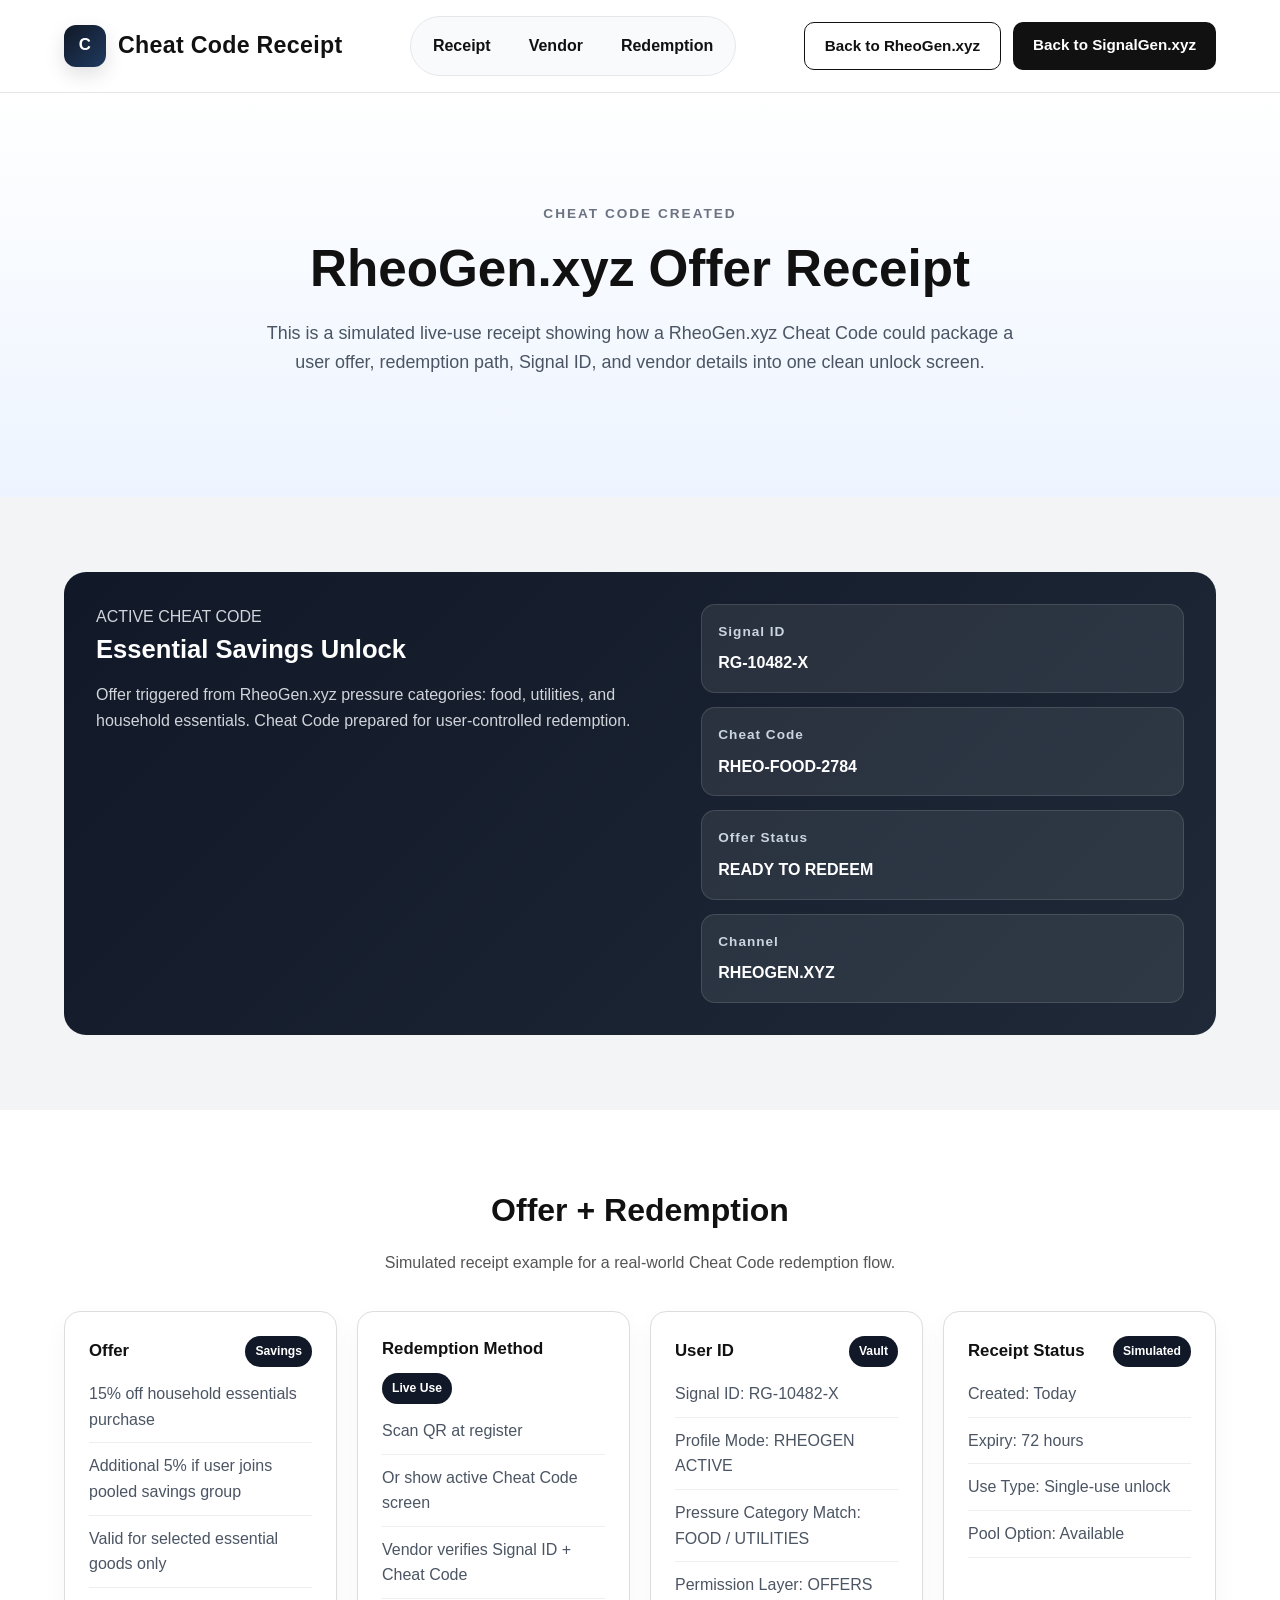
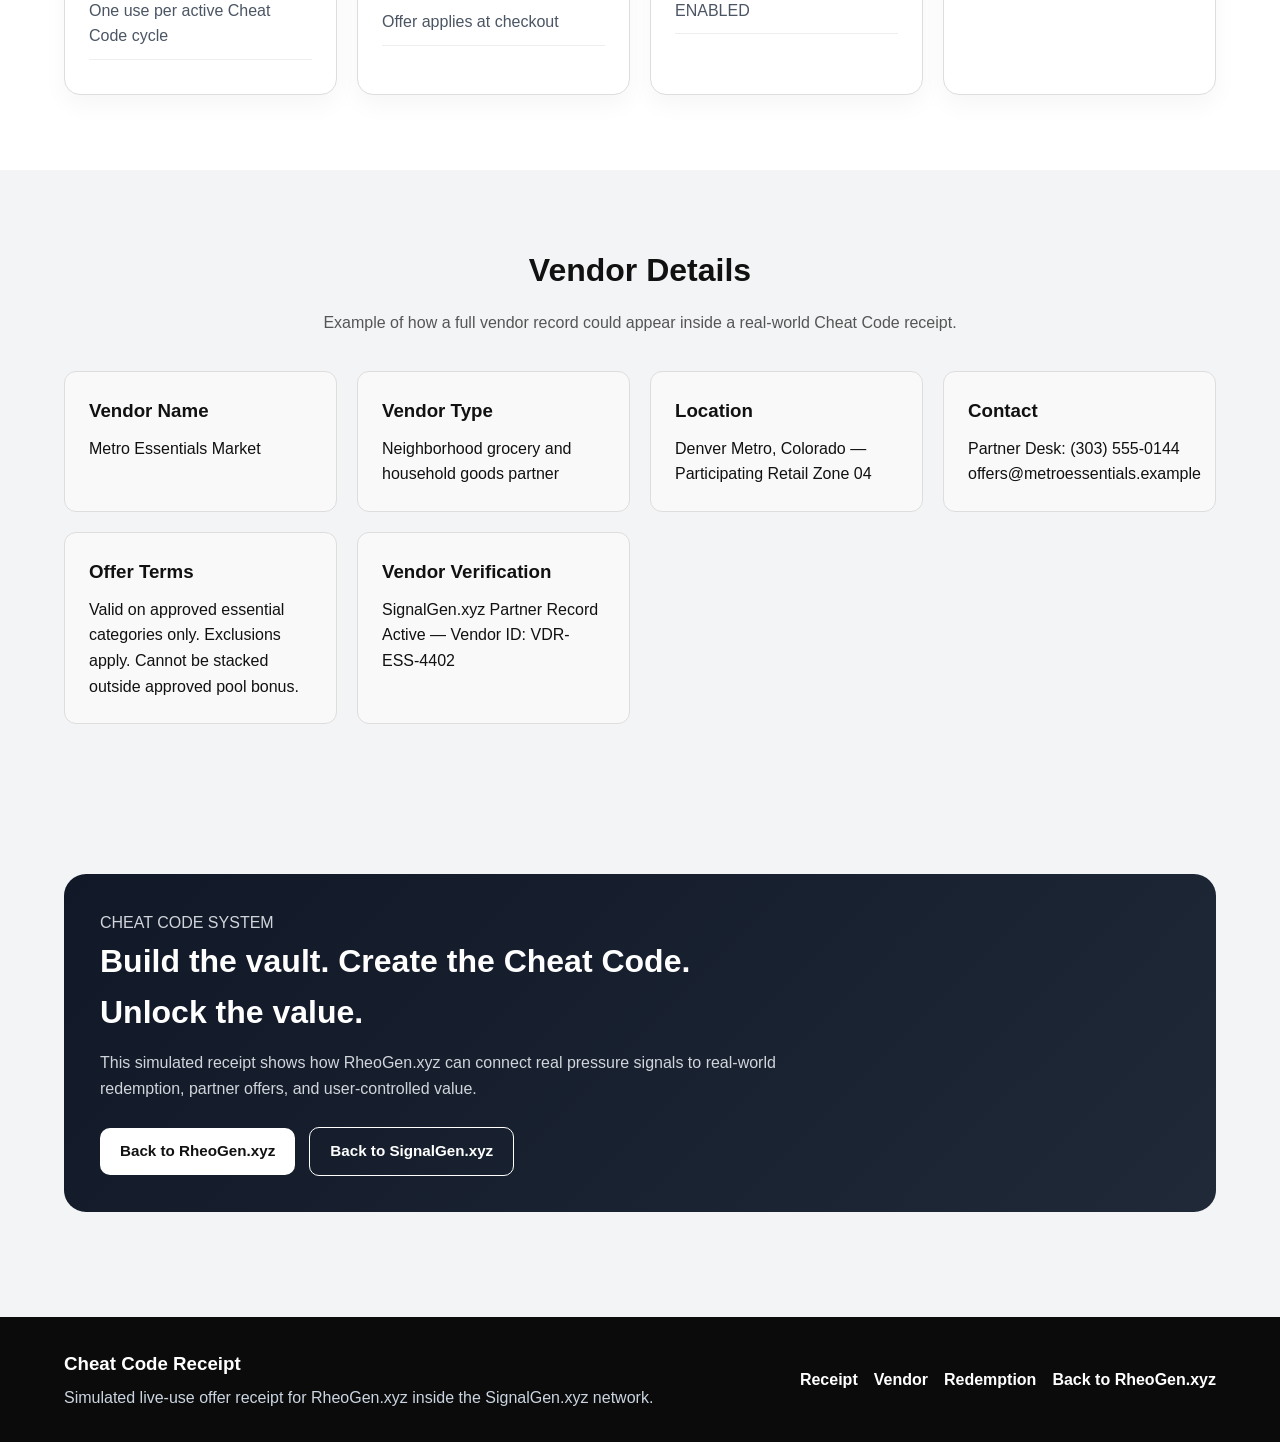
<file: rheo-cheatcode.html>
<!DOCTYPE html>
<html lang="en">
<head>
  <meta charset="UTF-8" />
  <meta name="viewport" content="width=device-width, initial-scale=1.0" />
  <title>RheoGen.xyz | Cheat Code Receipt</title>
  <link rel="stylesheet" href="styles.css" />
</head>
<body>

  <header class="site-header">
    <div class="container header-wrap">
      <a href="rheogen.html" class="brand">
        <span class="brand-mark">C</span>
        <span class="brand-text">Cheat Code Receipt</span>
      </a>

      <nav class="main-nav">
        <a href="#receipt">Receipt</a>
        <a href="#vendor">Vendor</a>
        <a href="#redemption">Redemption</a>
      </nav>

      <div class="header-actions">
        <a href="rheogen.html" class="btn btn-outline">Back to RheoGen.xyz</a>
        <a href="index.html" class="btn btn-solid">Back to SignalGen.xyz</a>
      </div>
    </div>
  </header>

  <section class="hero rheo-hero">
    <div class="container hero-content">
      <p class="eyebrow">CHEAT CODE CREATED</p>
      <h1>RheoGen.xyz Offer Receipt</h1>
      <p class="hero-text">
        This is a simulated live-use receipt showing how a RheoGen.xyz Cheat Code could package a user offer,
        redemption path, Signal ID, and vendor details into one clean unlock screen.
      </p>
    </div>
  </section>

  <section id="receipt" class="section">
    <div class="container">
      <div class="profile-system-box">
        <div class="profile-system-copy">
          <p class="network-label">ACTIVE CHEAT CODE</p>
          <h3>Essential Savings Unlock</h3>
          <p>
            Offer triggered from RheoGen.xyz pressure categories: food, utilities, and household essentials.
            Cheat Code prepared for user-controlled redemption.
          </p>
        </div>

        <div class="profile-system-code">
          <div class="code-card">
            <h4>Signal ID</h4>
            <p>RG-10482-X</p>
          </div>
          <div class="code-card">
            <h4>Cheat Code</h4>
            <p>RHEO-FOOD-2784</p>
          </div>
          <div class="code-card">
            <h4>Offer Status</h4>
            <p>READY TO REDEEM</p>
          </div>
          <div class="code-card">
            <h4>Channel</h4>
            <p>RHEOGEN.XYZ</p>
          </div>
        </div>
      </div>
    </div>
  </section>

  <section id="redemption" class="section alt-section">
    <div class="container">
      <h2>Offer + Redemption</h2>
      <p class="section-intro">
        Simulated receipt example for a real-world Cheat Code redemption flow.
      </p>

      <div class="widget-grid">
        <div class="widget-card">
          <div class="widget-top">
            <h3>Offer</h3>
            <span class="widget-tag">Savings</span>
          </div>
          <ul>
            <li>15% off household essentials purchase</li>
            <li>Additional 5% if user joins pooled savings group</li>
            <li>Valid for selected essential goods only</li>
            <li>One use per active Cheat Code cycle</li>
          </ul>
        </div>

        <div class="widget-card">
          <div class="widget-top">
            <h3>Redemption Method</h3>
            <span class="widget-tag">Live Use</span>
          </div>
          <ul>
            <li>Scan QR at register</li>
            <li>Or show active Cheat Code screen</li>
            <li>Vendor verifies Signal ID + Cheat Code</li>
            <li>Offer applies at checkout</li>
          </ul>
        </div>

        <div class="widget-card">
          <div class="widget-top">
            <h3>User ID</h3>
            <span class="widget-tag">Vault</span>
          </div>
          <ul>
            <li>Signal ID: RG-10482-X</li>
            <li>Profile Mode: RHEOGEN ACTIVE</li>
            <li>Pressure Category Match: FOOD / UTILITIES</li>
            <li>Permission Layer: OFFERS ENABLED</li>
          </ul>
        </div>

        <div class="widget-card">
          <div class="widget-top">
            <h3>Receipt Status</h3>
            <span class="widget-tag">Simulated</span>
          </div>
          <ul>
            <li>Created: Today</li>
            <li>Expiry: 72 hours</li>
            <li>Use Type: Single-use unlock</li>
            <li>Pool Option: Available</li>
          </ul>
        </div>
      </div>
    </div>
  </section>

  <section id="vendor" class="section">
    <div class="container">
      <h2>Vendor Details</h2>
      <p class="section-intro">
        Example of how a full vendor record could appear inside a real-world Cheat Code receipt.
      </p>

      <div class="featured-grid">
        <div class="featured-card">
          <h3>Vendor Name</h3>
          <p>Metro Essentials Market</p>
        </div>
        <div class="featured-card">
          <h3>Vendor Type</h3>
          <p>Neighborhood grocery and household goods partner</p>
        </div>
        <div class="featured-card">
          <h3>Location</h3>
          <p>Denver Metro, Colorado — Participating Retail Zone 04</p>
        </div>
        <div class="featured-card">
          <h3>Contact</h3>
          <p>Partner Desk: (303) 555-0144<br>offers@metroessentials.example</p>
        </div>
        <div class="featured-card">
          <h3>Offer Terms</h3>
          <p>Valid on approved essential categories only. Exclusions apply. Cannot be stacked outside approved pool bonus.</p>
        </div>
        <div class="featured-card">
          <h3>Vendor Verification</h3>
          <p>SignalGen.xyz Partner Record Active — Vendor ID: VDR-ESS-4402</p>
        </div>
      </div>
    </div>
  </section>

  <section class="section cta-section">
    <div class="container">
      <div class="cta-box">
        <div class="cta-copy">
          <p class="network-label">CHEAT CODE SYSTEM</p>
          <h2>Build the vault. Create the Cheat Code. Unlock the value.</h2>
          <p>
            This simulated receipt shows how RheoGen.xyz can connect real pressure signals to real-world
            redemption, partner offers, and user-controlled value.
          </p>
        </div>
        <div class="cta-actions">
          <a href="rheogen.html" class="btn btn-light">Back to RheoGen.xyz</a>
          <a href="index.html" class="btn btn-outline-light">Back to SignalGen.xyz</a>
        </div>
      </div>
    </div>
  </section>

  <footer class="site-footer">
    <div class="container footer-wrap">
      <div class="footer-brand">
        <h3>Cheat Code Receipt</h3>
        <p>Simulated live-use offer receipt for RheoGen.xyz inside the SignalGen.xyz network.</p>
      </div>

      <div class="footer-links">
        <a href="#receipt">Receipt</a>
        <a href="#vendor">Vendor</a>
        <a href="#redemption">Redemption</a>
        <a href="rheogen.html">Back to RheoGen.xyz</a>
      </div>
    </div>
  </footer>

</body>
</html>
</file>
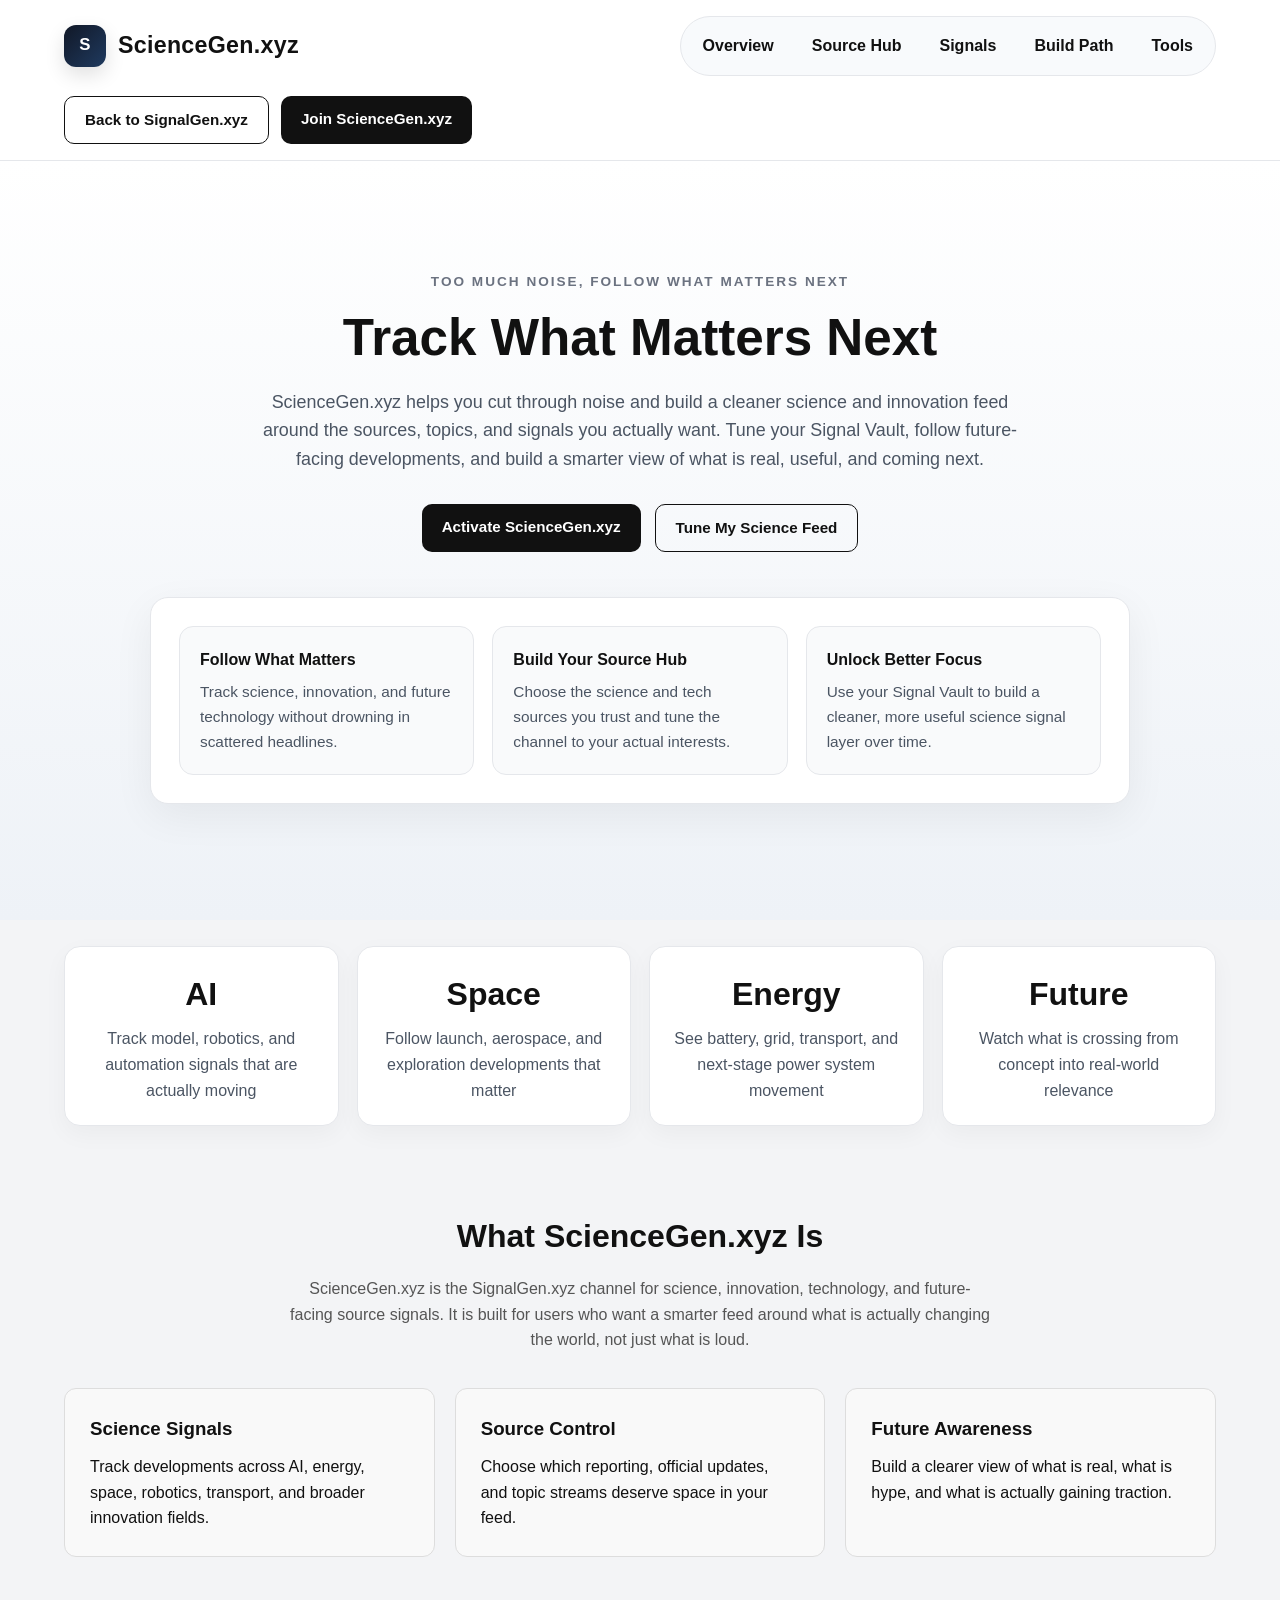
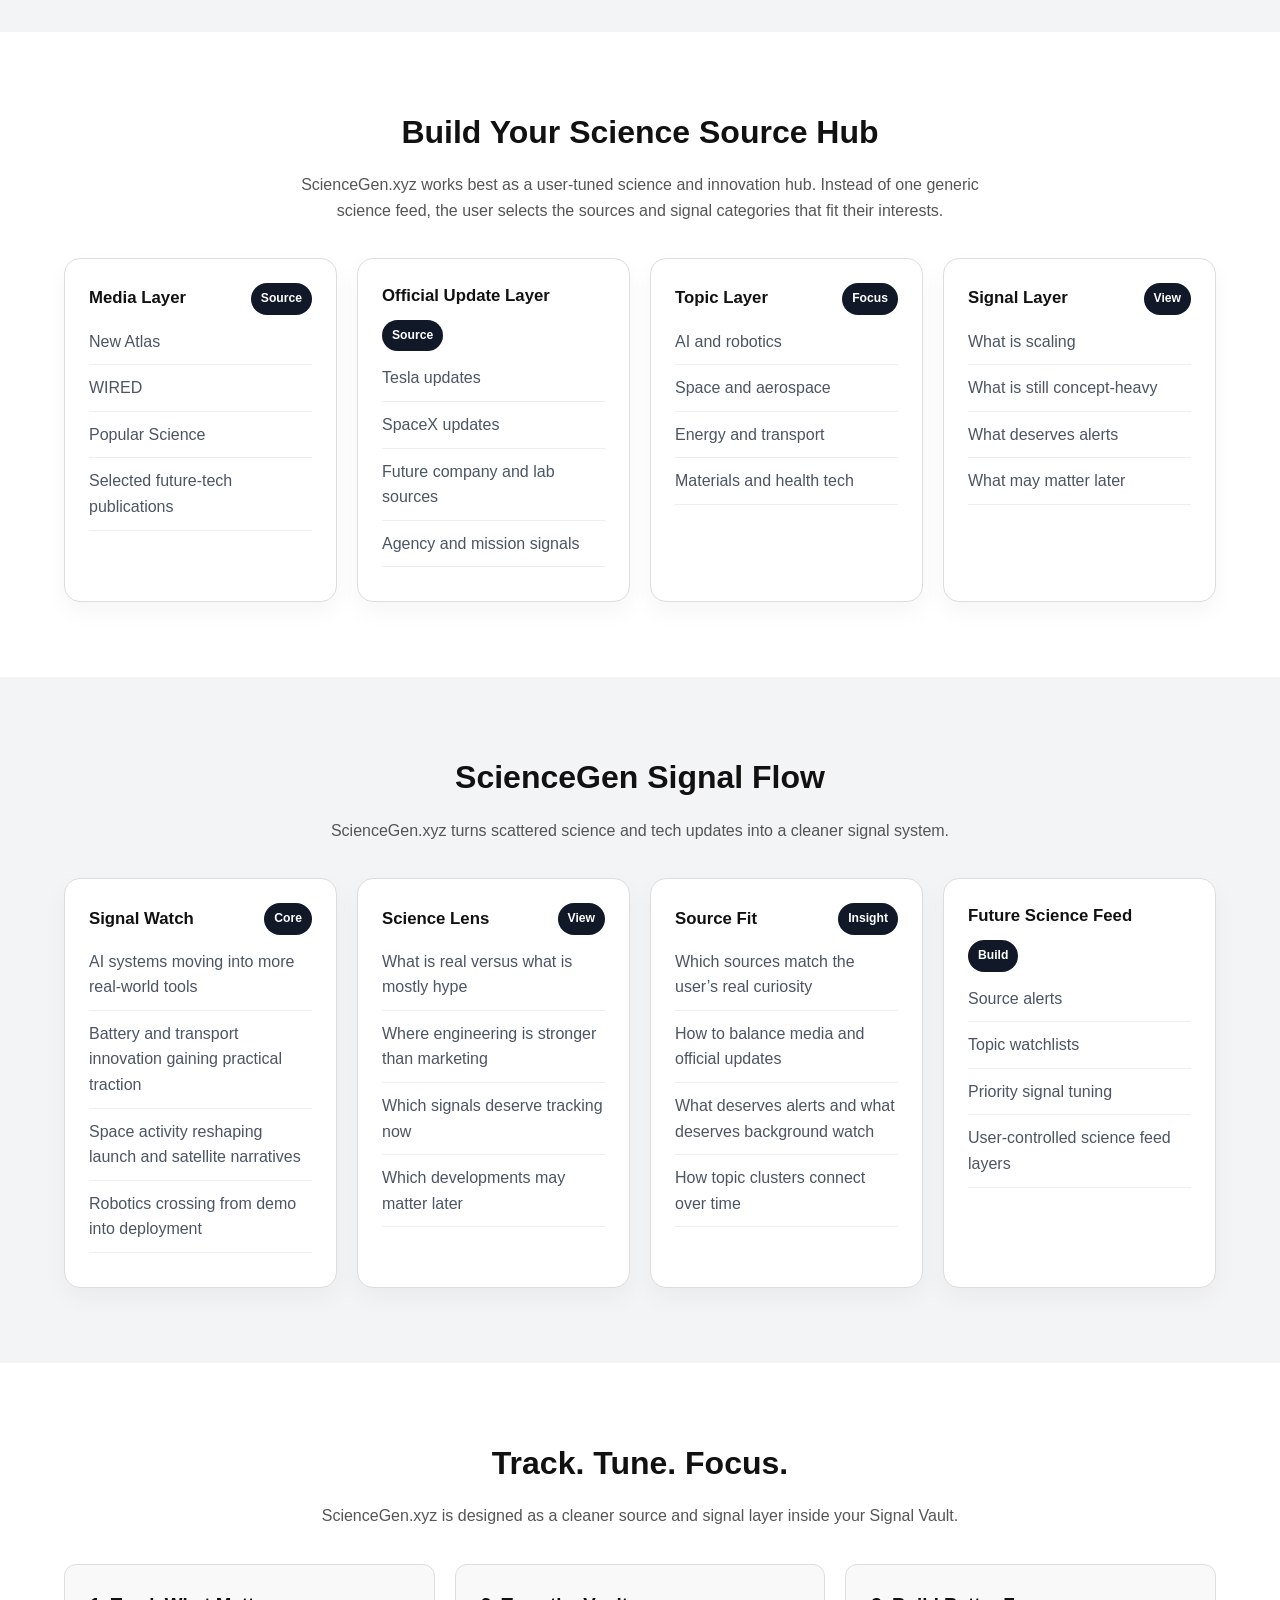
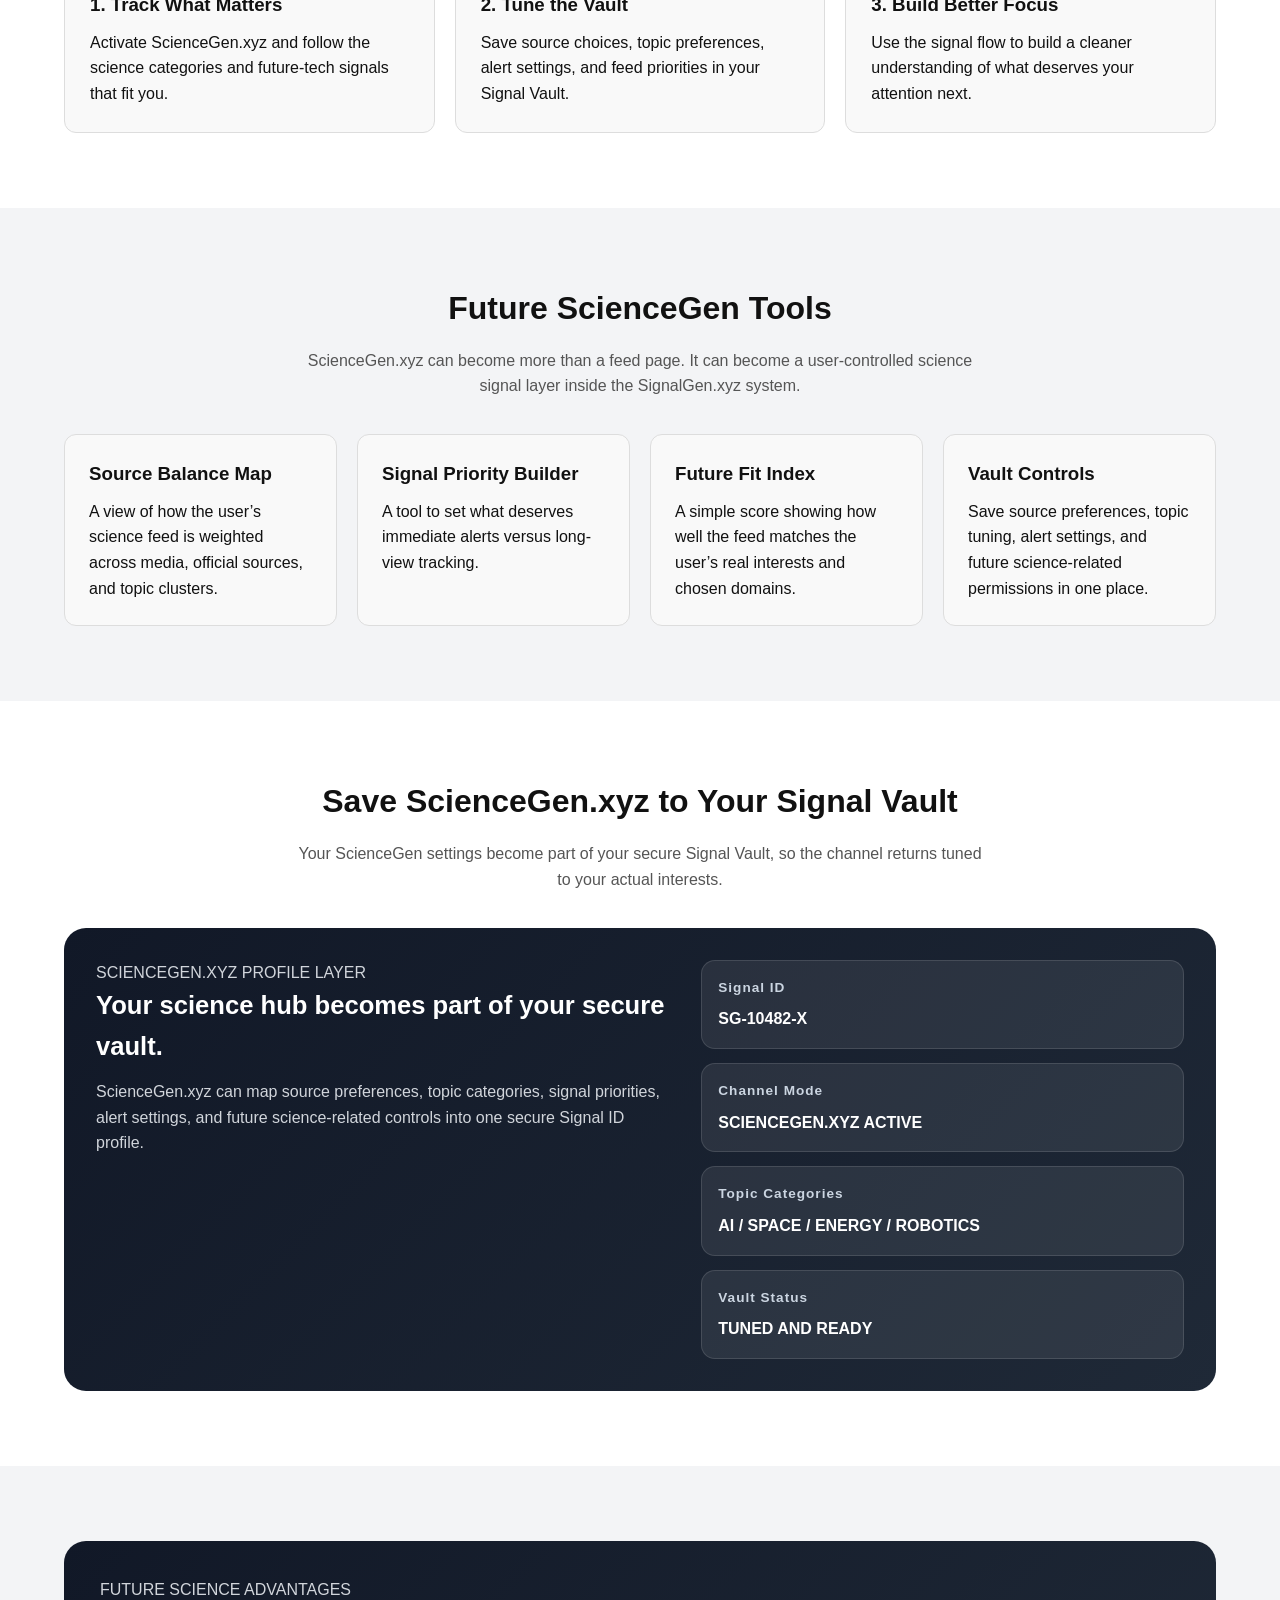
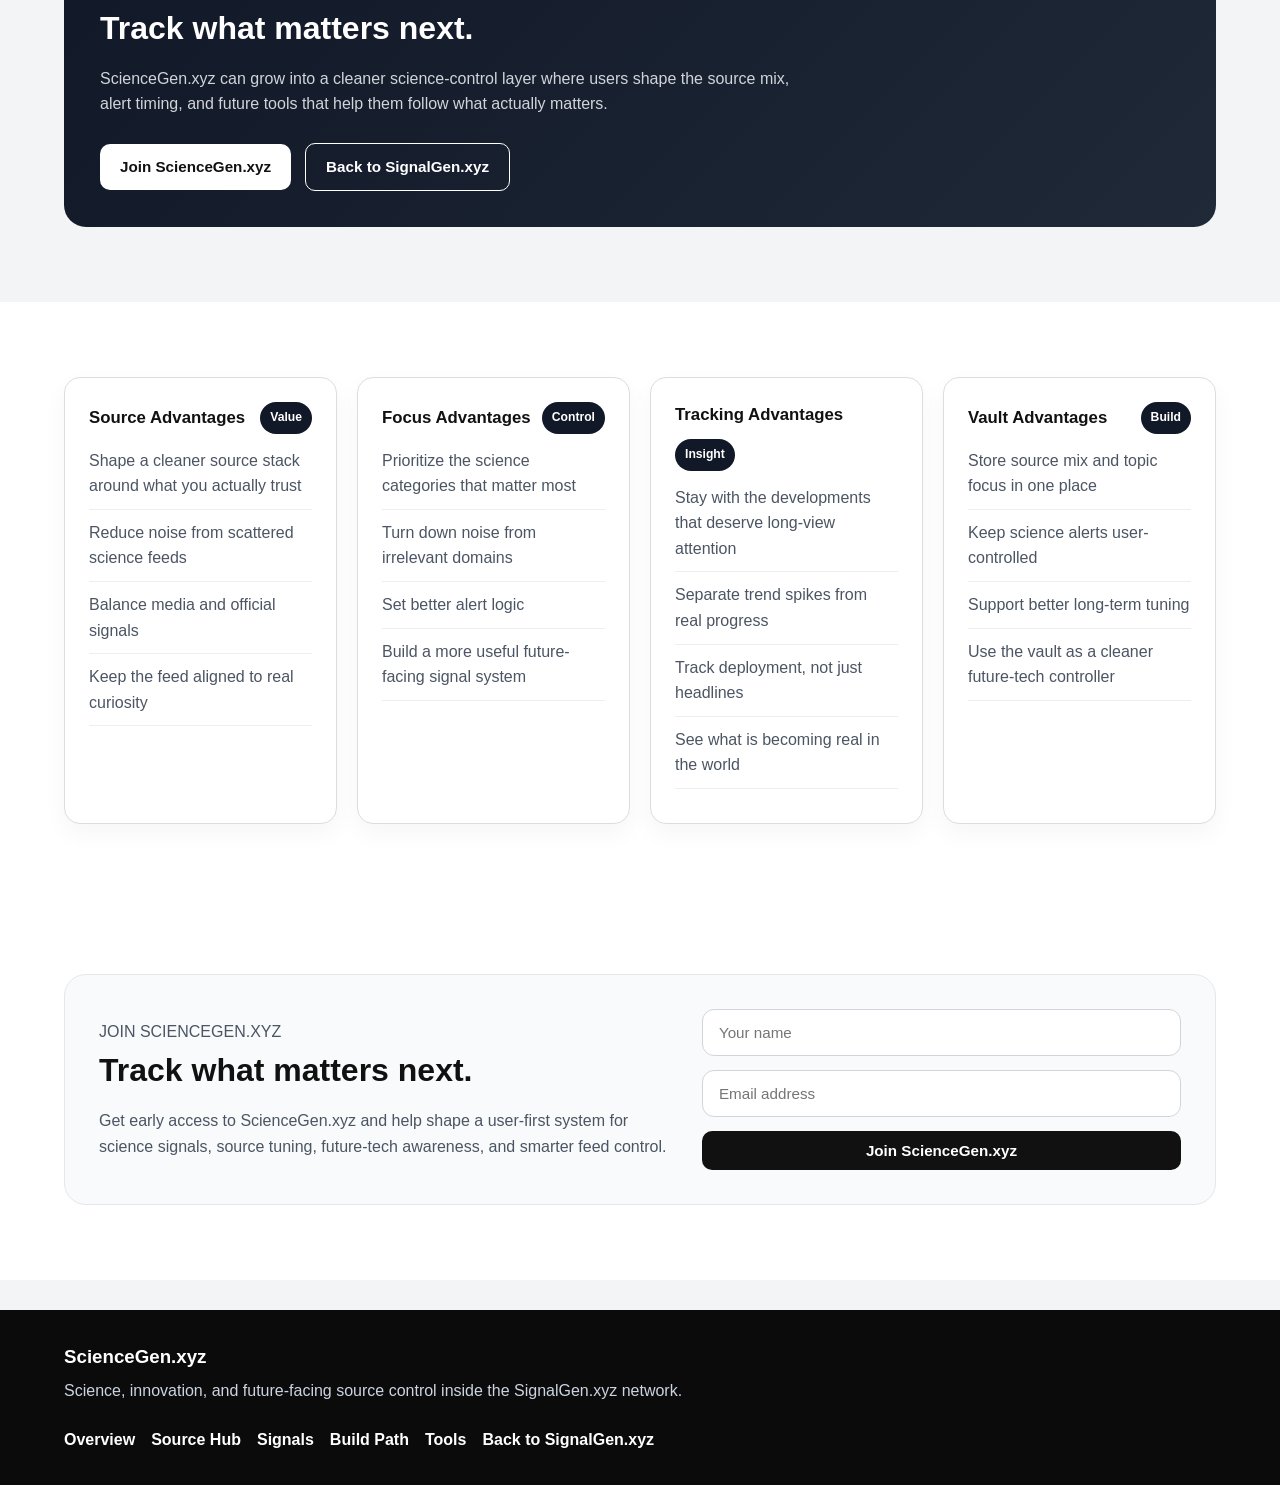
<file: sciencegen.html>
<!DOCTYPE html>
<html lang="en">
<head>
  <meta charset="UTF-8" />
  <meta name="viewport" content="width=device-width, initial-scale=1.0" />
  <title>ScienceGen.xyz | Track What Matters Next</title>
  <link rel="stylesheet" href="styles.css" />
</head>
<body>

  <header class="site-header">
    <div class="container header-wrap">
      <a href="index.html" class="brand">
        <span class="brand-mark">S</span>
        <span class="brand-text">ScienceGen.xyz</span>
      </a>

      <nav class="main-nav">
        <a href="#overview">Overview</a>
        <a href="#sources">Source Hub</a>
        <a href="#signals">Signals</a>
        <a href="#build-path">Build Path</a>
        <a href="#future-tools">Tools</a>
      </nav>

      <div class="header-actions">
        <a href="index.html" class="btn btn-outline">Back to SignalGen.xyz</a>
        <a href="#join" class="btn btn-solid">Join ScienceGen.xyz</a>
      </div>
    </div>
  </header>

  <section class="hero">
    <div class="container hero-content">
      <p class="eyebrow">TOO MUCH NOISE, FOLLOW WHAT MATTERS NEXT</p>
      <h1>Track What Matters Next</h1>
      <p class="hero-text">
        ScienceGen.xyz helps you cut through noise and build a cleaner science and innovation feed around the sources,
        topics, and signals you actually want. Tune your Signal Vault, follow future-facing developments, and build a
        smarter view of what is real, useful, and coming next.
      </p>

      <div class="hero-buttons">
        <a href="#signals" class="btn btn-solid">Activate ScienceGen.xyz</a>
        <a href="#sources" class="btn btn-outline">Tune My Science Feed</a>
      </div>

      <div class="hero-panel">
        <div class="hero-panel-grid">
          <div class="hero-panel-card">
            <h3>Follow What Matters</h3>
            <p>Track science, innovation, and future technology without drowning in scattered headlines.</p>
          </div>
          <div class="hero-panel-card">
            <h3>Build Your Source Hub</h3>
            <p>Choose the science and tech sources you trust and tune the channel to your actual interests.</p>
          </div>
          <div class="hero-panel-card">
            <h3>Unlock Better Focus</h3>
            <p>Use your Signal Vault to build a cleaner, more useful science signal layer over time.</p>
          </div>
        </div>
      </div>
    </div>
  </section>

  <section class="stats-strip">
    <div class="container stats-grid">
      <div class="stat-card">
        <h3>AI</h3>
        <p>Track model, robotics, and automation signals that are actually moving</p>
      </div>
      <div class="stat-card">
        <h3>Space</h3>
        <p>Follow launch, aerospace, and exploration developments that matter</p>
      </div>
      <div class="stat-card">
        <h3>Energy</h3>
        <p>See battery, grid, transport, and next-stage power system movement</p>
      </div>
      <div class="stat-card">
        <h3>Future</h3>
        <p>Watch what is crossing from concept into real-world relevance</p>
      </div>
    </div>
  </section>

  <section id="overview" class="section">
    <div class="container">
      <h2>What ScienceGen.xyz Is</h2>
      <p class="section-intro">
        ScienceGen.xyz is the SignalGen.xyz channel for science, innovation, technology, and future-facing source signals.
        It is built for users who want a smarter feed around what is actually changing the world, not just what is loud.
      </p>

      <div class="three-col">
        <div class="info-card">
          <h3>Science Signals</h3>
          <p>Track developments across AI, energy, space, robotics, transport, and broader innovation fields.</p>
        </div>
        <div class="info-card">
          <h3>Source Control</h3>
          <p>Choose which reporting, official updates, and topic streams deserve space in your feed.</p>
        </div>
        <div class="info-card">
          <h3>Future Awareness</h3>
          <p>Build a clearer view of what is real, what is hype, and what is actually gaining traction.</p>
        </div>
      </div>
    </div>
  </section>

  <section id="sources" class="section alt-section">
    <div class="container">
      <h2>Build Your Science Source Hub</h2>
      <p class="section-intro">
        ScienceGen.xyz works best as a user-tuned science and innovation hub. Instead of one generic science feed,
        the user selects the sources and signal categories that fit their interests.
      </p>

      <div class="widget-grid">
        <div class="widget-card">
          <div class="widget-top">
            <h3>Media Layer</h3>
            <span class="widget-tag">Source</span>
          </div>
          <ul>
            <li>New Atlas</li>
            <li>WIRED</li>
            <li>Popular Science</li>
            <li>Selected future-tech publications</li>
          </ul>
        </div>

        <div class="widget-card">
          <div class="widget-top">
            <h3>Official Update Layer</h3>
            <span class="widget-tag">Source</span>
          </div>
          <ul>
            <li>Tesla updates</li>
            <li>SpaceX updates</li>
            <li>Future company and lab sources</li>
            <li>Agency and mission signals</li>
          </ul>
        </div>

        <div class="widget-card">
          <div class="widget-top">
            <h3>Topic Layer</h3>
            <span class="widget-tag">Focus</span>
          </div>
          <ul>
            <li>AI and robotics</li>
            <li>Space and aerospace</li>
            <li>Energy and transport</li>
            <li>Materials and health tech</li>
          </ul>
        </div>

        <div class="widget-card">
          <div class="widget-top">
            <h3>Signal Layer</h3>
            <span class="widget-tag">View</span>
          </div>
          <ul>
            <li>What is scaling</li>
            <li>What is still concept-heavy</li>
            <li>What deserves alerts</li>
            <li>What may matter later</li>
          </ul>
        </div>
      </div>
    </div>
  </section>

  <section id="signals" class="section">
    <div class="container">
      <h2>ScienceGen Signal Flow</h2>
      <p class="section-intro">
        ScienceGen.xyz turns scattered science and tech updates into a cleaner signal system.
      </p>

      <div class="widget-grid">
        <div class="widget-card">
          <div class="widget-top">
            <h3>Signal Watch</h3>
            <span class="widget-tag">Core</span>
          </div>
          <ul>
            <li>AI systems moving into more real-world tools</li>
            <li>Battery and transport innovation gaining practical traction</li>
            <li>Space activity reshaping launch and satellite narratives</li>
            <li>Robotics crossing from demo into deployment</li>
          </ul>
        </div>

        <div class="widget-card">
          <div class="widget-top">
            <h3>Science Lens</h3>
            <span class="widget-tag">View</span>
          </div>
          <ul>
            <li>What is real versus what is mostly hype</li>
            <li>Where engineering is stronger than marketing</li>
            <li>Which signals deserve tracking now</li>
            <li>Which developments may matter later</li>
          </ul>
        </div>

        <div class="widget-card">
          <div class="widget-top">
            <h3>Source Fit</h3>
            <span class="widget-tag">Insight</span>
          </div>
          <ul>
            <li>Which sources match the user’s real curiosity</li>
            <li>How to balance media and official updates</li>
            <li>What deserves alerts and what deserves background watch</li>
            <li>How topic clusters connect over time</li>
          </ul>
        </div>

        <div class="widget-card">
          <div class="widget-top">
            <h3>Future Science Feed</h3>
            <span class="widget-tag">Build</span>
          </div>
          <ul>
            <li>Source alerts</li>
            <li>Topic watchlists</li>
            <li>Priority signal tuning</li>
            <li>User-controlled science feed layers</li>
          </ul>
        </div>
      </div>
    </div>
  </section>

  <section id="build-path" class="section alt-section">
    <div class="container">
      <h2>Track. Tune. Focus.</h2>
      <p class="section-intro">
        ScienceGen.xyz is designed as a cleaner source and signal layer inside your Signal Vault.
      </p>

      <div class="three-col">
        <div class="info-card">
          <h3>1. Track What Matters</h3>
          <p>Activate ScienceGen.xyz and follow the science categories and future-tech signals that fit you.</p>
        </div>
        <div class="info-card">
          <h3>2. Tune the Vault</h3>
          <p>Save source choices, topic preferences, alert settings, and feed priorities in your Signal Vault.</p>
        </div>
        <div class="info-card">
          <h3>3. Build Better Focus</h3>
          <p>Use the signal flow to build a cleaner understanding of what deserves your attention next.</p>
        </div>
      </div>
    </div>
  </section>

  <section id="future-tools" class="section">
    <div class="container">
      <h2>Future ScienceGen Tools</h2>
      <p class="section-intro">
        ScienceGen.xyz can become more than a feed page. It can become a user-controlled science signal layer inside the SignalGen.xyz system.
      </p>

      <div class="featured-grid">
        <div class="featured-card">
          <h3>Source Balance Map</h3>
          <p>A view of how the user’s science feed is weighted across media, official sources, and topic clusters.</p>
        </div>
        <div class="featured-card">
          <h3>Signal Priority Builder</h3>
          <p>A tool to set what deserves immediate alerts versus long-view tracking.</p>
        </div>
        <div class="featured-card">
          <h3>Future Fit Index</h3>
          <p>A simple score showing how well the feed matches the user’s real interests and chosen domains.</p>
        </div>
        <div class="featured-card">
          <h3>Vault Controls</h3>
          <p>Save source preferences, topic tuning, alert settings, and future science-related permissions in one place.</p>
        </div>
      </div>
    </div>
  </section>

  <section class="section signal-profile-section">
    <div class="container">
      <h2>Save ScienceGen.xyz to Your Signal Vault</h2>
      <p class="section-intro">
        Your ScienceGen settings become part of your secure Signal Vault, so the channel returns tuned to your actual interests.
      </p>

      <div class="profile-system-box">
        <div class="profile-system-copy">
          <p class="network-label">SCIENCEGEN.XYZ PROFILE LAYER</p>
          <h3>Your science hub becomes part of your secure vault.</h3>
          <p>
            ScienceGen.xyz can map source preferences, topic categories, signal priorities,
            alert settings, and future science-related controls into one secure Signal ID profile.
          </p>
        </div>

        <div class="profile-system-code">
          <div class="code-card">
            <h4>Signal ID</h4>
            <p>SG-10482-X</p>
          </div>
          <div class="code-card">
            <h4>Channel Mode</h4>
            <p>SCIENCEGEN.XYZ ACTIVE</p>
          </div>
          <div class="code-card">
            <h4>Topic Categories</h4>
            <p>AI / SPACE / ENERGY / ROBOTICS</p>
          </div>
          <div class="code-card">
            <h4>Vault Status</h4>
            <p>TUNED AND READY</p>
          </div>
        </div>
      </div>
    </div>
  </section>

  <section class="section cta-section">
    <div class="container">
      <div class="cta-box">
        <div class="cta-copy">
          <p class="network-label">FUTURE SCIENCE ADVANTAGES</p>
          <h2>Track what matters next.</h2>
          <p>
            ScienceGen.xyz can grow into a cleaner science-control layer where users shape the source mix,
            alert timing, and future tools that help them follow what actually matters.
          </p>
        </div>
        <div class="cta-actions">
          <a href="#join" class="btn btn-light">Join ScienceGen.xyz</a>
          <a href="index.html" class="btn btn-outline-light">Back to SignalGen.xyz</a>
        </div>
      </div>
    </div>
  </section>

  <section class="section alt-section">
    <div class="container">
      <div class="widget-grid">
        <div class="widget-card">
          <div class="widget-top">
            <h3>Source Advantages</h3>
            <span class="widget-tag">Value</span>
          </div>
          <ul>
            <li>Shape a cleaner source stack around what you actually trust</li>
            <li>Reduce noise from scattered science feeds</li>
            <li>Balance media and official signals</li>
            <li>Keep the feed aligned to real curiosity</li>
          </ul>
        </div>

        <div class="widget-card">
          <div class="widget-top">
            <h3>Focus Advantages</h3>
            <span class="widget-tag">Control</span>
          </div>
          <ul>
            <li>Prioritize the science categories that matter most</li>
            <li>Turn down noise from irrelevant domains</li>
            <li>Set better alert logic</li>
            <li>Build a more useful future-facing signal system</li>
          </ul>
        </div>

        <div class="widget-card">
          <div class="widget-top">
            <h3>Tracking Advantages</h3>
            <span class="widget-tag">Insight</span>
          </div>
          <ul>
            <li>Stay with the developments that deserve long-view attention</li>
            <li>Separate trend spikes from real progress</li>
            <li>Track deployment, not just headlines</li>
            <li>See what is becoming real in the world</li>
          </ul>
        </div>

        <div class="widget-card">
          <div class="widget-top">
            <h3>Vault Advantages</h3>
            <span class="widget-tag">Build</span>
          </div>
          <ul>
            <li>Store source mix and topic focus in one place</li>
            <li>Keep science alerts user-controlled</li>
            <li>Support better long-term tuning</li>
            <li>Use the vault as a cleaner future-tech controller</li>
          </ul>
        </div>
      </div>
    </div>
  </section>

  <section id="join" class="section early-access-section">
    <div class="container">
      <div class="early-access-box">
        <div class="early-access-copy">
          <p class="network-label dark-label">JOIN SCIENCEGEN.XYZ</p>
          <h2>Track what matters next.</h2>
          <p>
            Get early access to ScienceGen.xyz and help shape a user-first system for science signals,
            source tuning, future-tech awareness, and smarter feed control.
          </p>
        </div>

        <form class="early-access-form">
          <input type="text" placeholder="Your name" />
          <input type="email" placeholder="Email address" />
          <button type="submit" class="btn btn-solid">Join ScienceGen.xyz</button>
        </form>
      </div>
    </div>
  </section>

  <footer class="site-footer">
    <div class="container footer-wrap">
      <div class="footer-brand">
        <h3>ScienceGen.xyz</h3>
        <p>Science, innovation, and future-facing source control inside the SignalGen.xyz network.</p>
      </div>

      <div class="footer-links">
        <a href="#overview">Overview</a>
        <a href="#sources">Source Hub</a>
        <a href="#signals">Signals</a>
        <a href="#build-path">Build Path</a>
        <a href="#future-tools">Tools</a>
        <a href="index.html">Back to SignalGen.xyz</a>
      </div>
    </div>
  </footer>

</body>
</html>
</file>
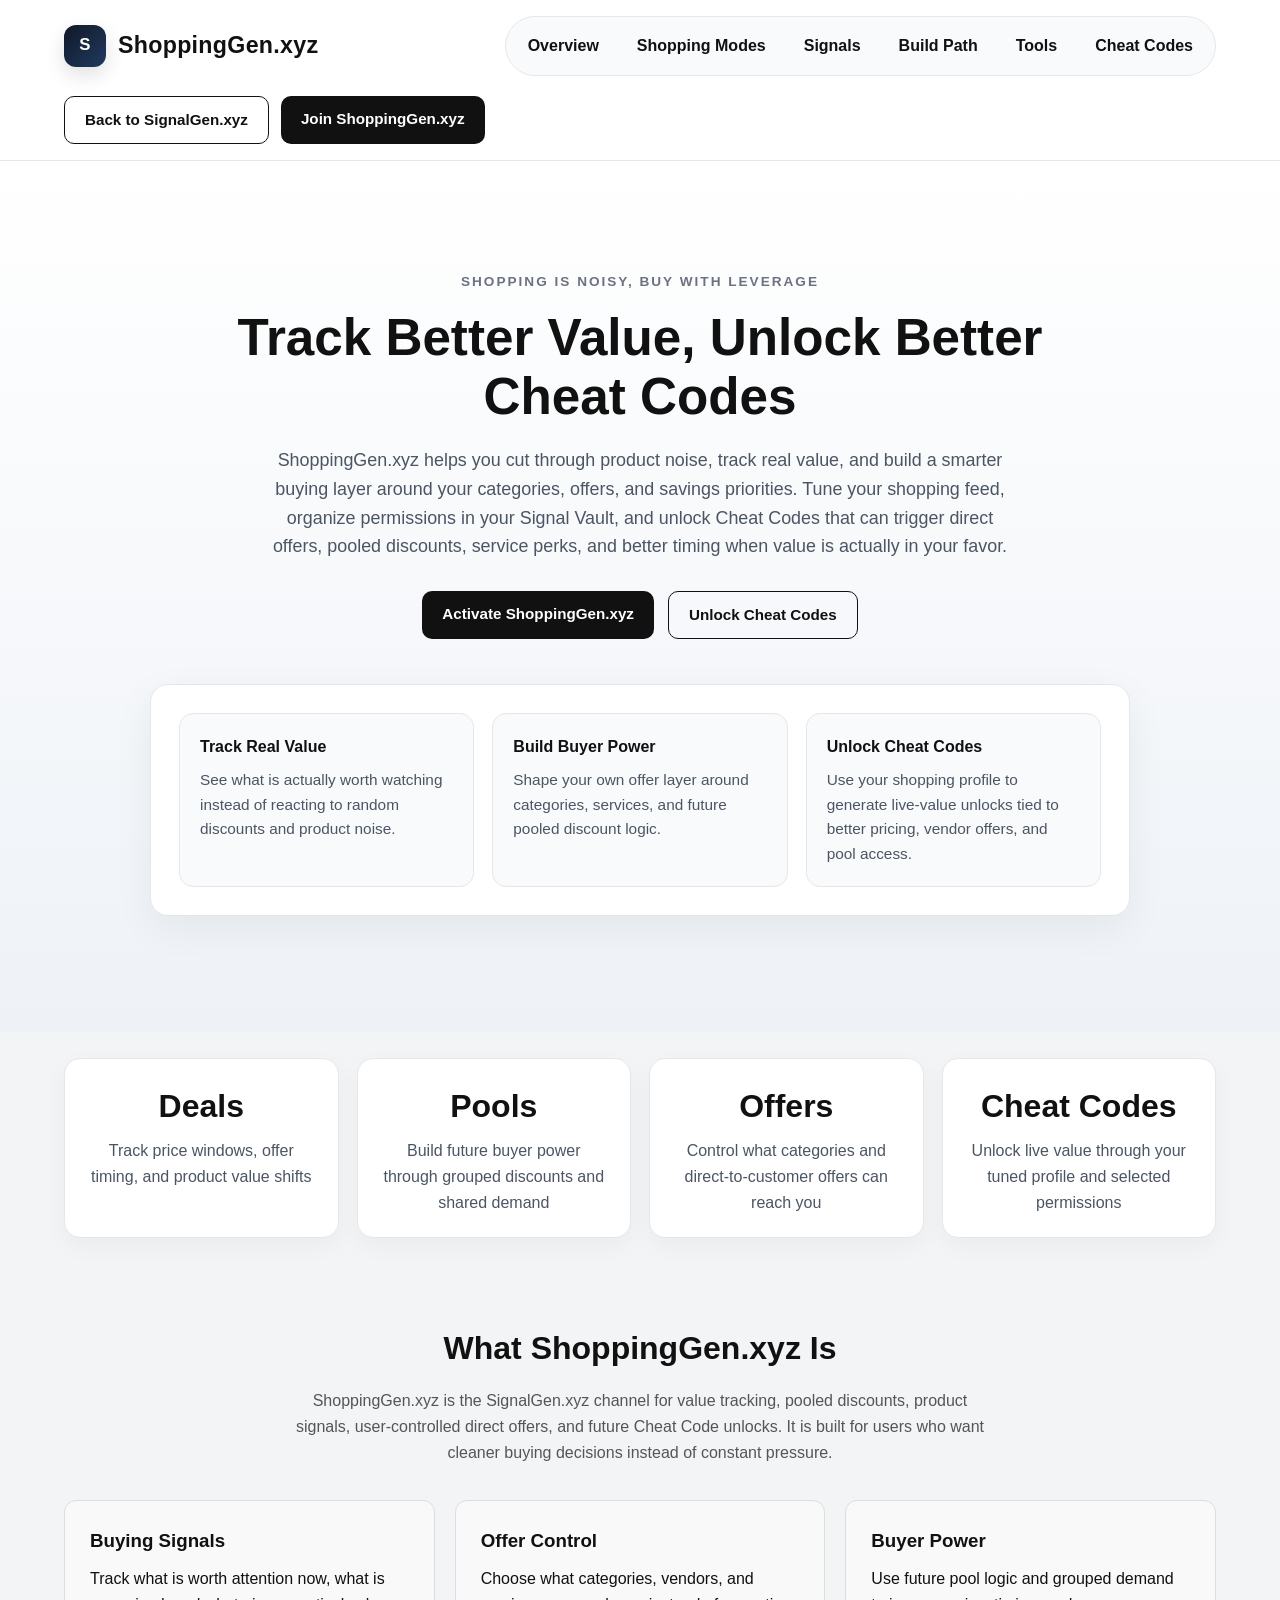
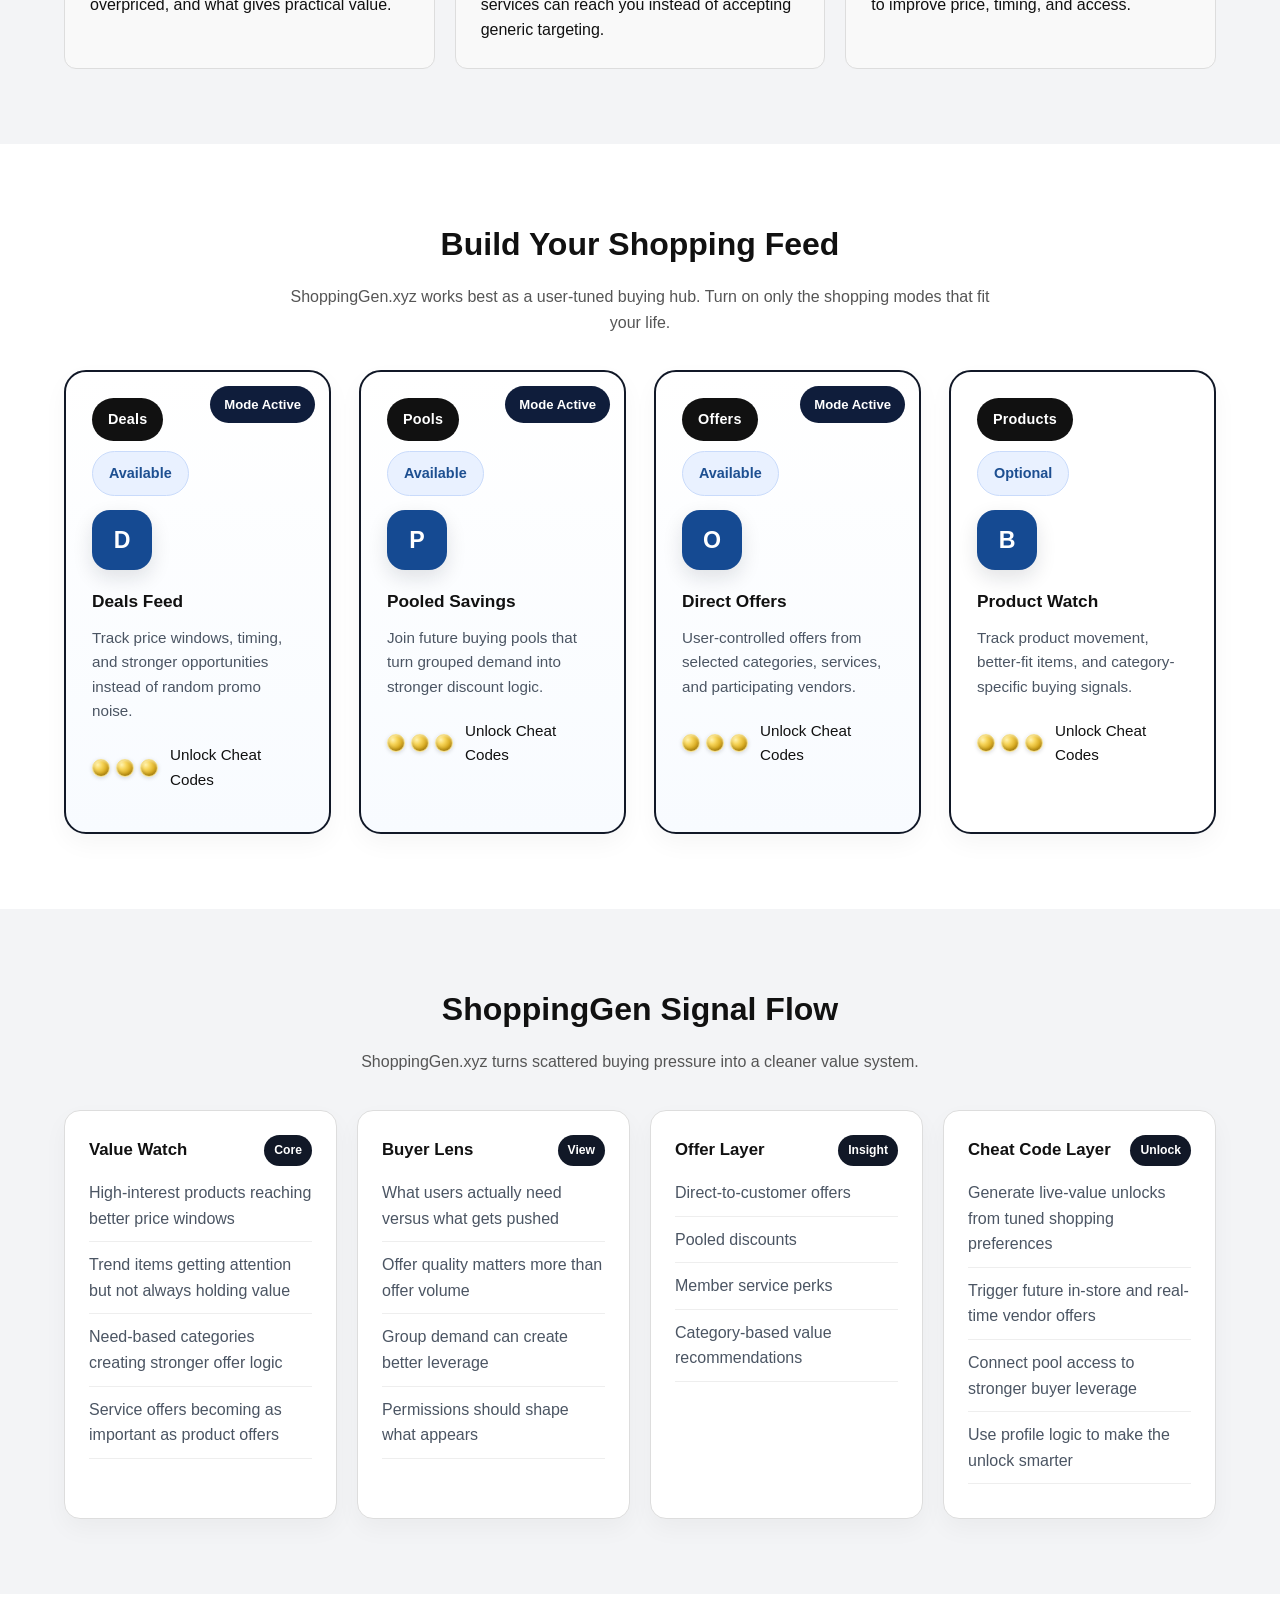
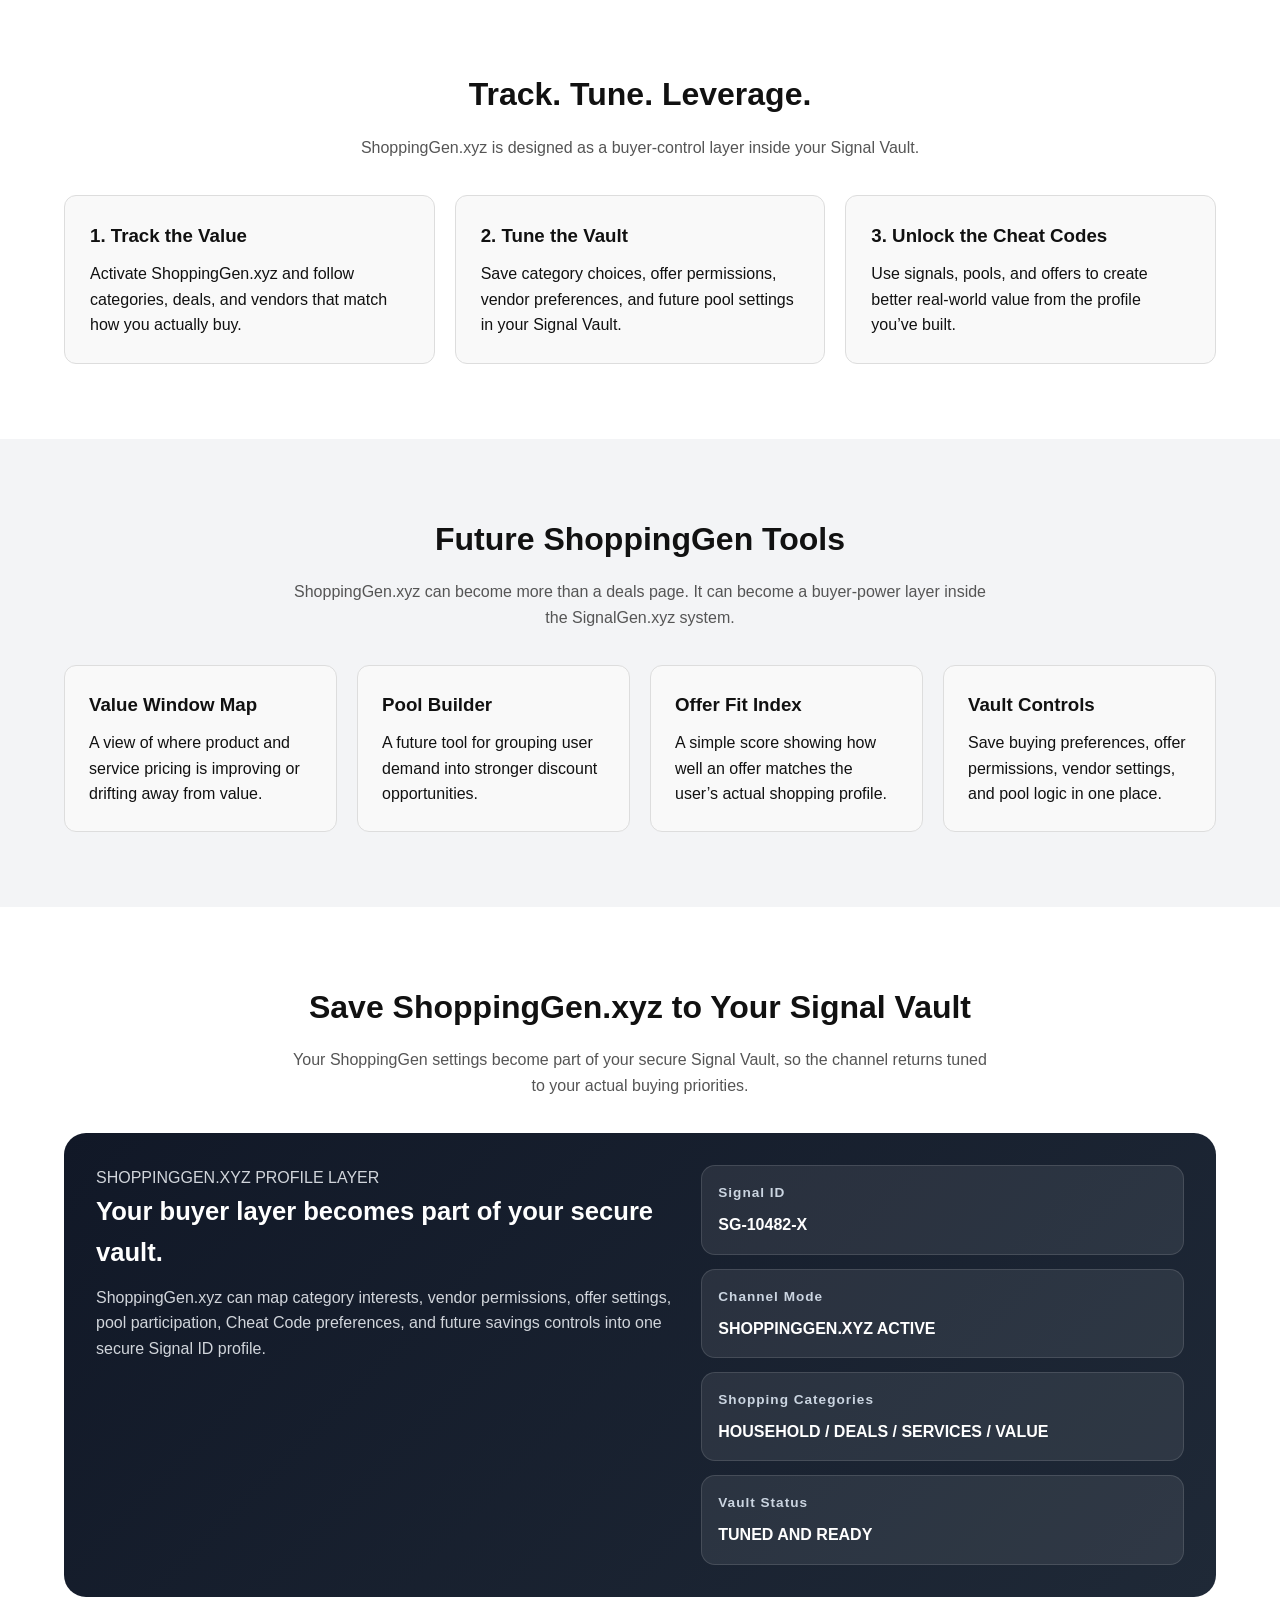
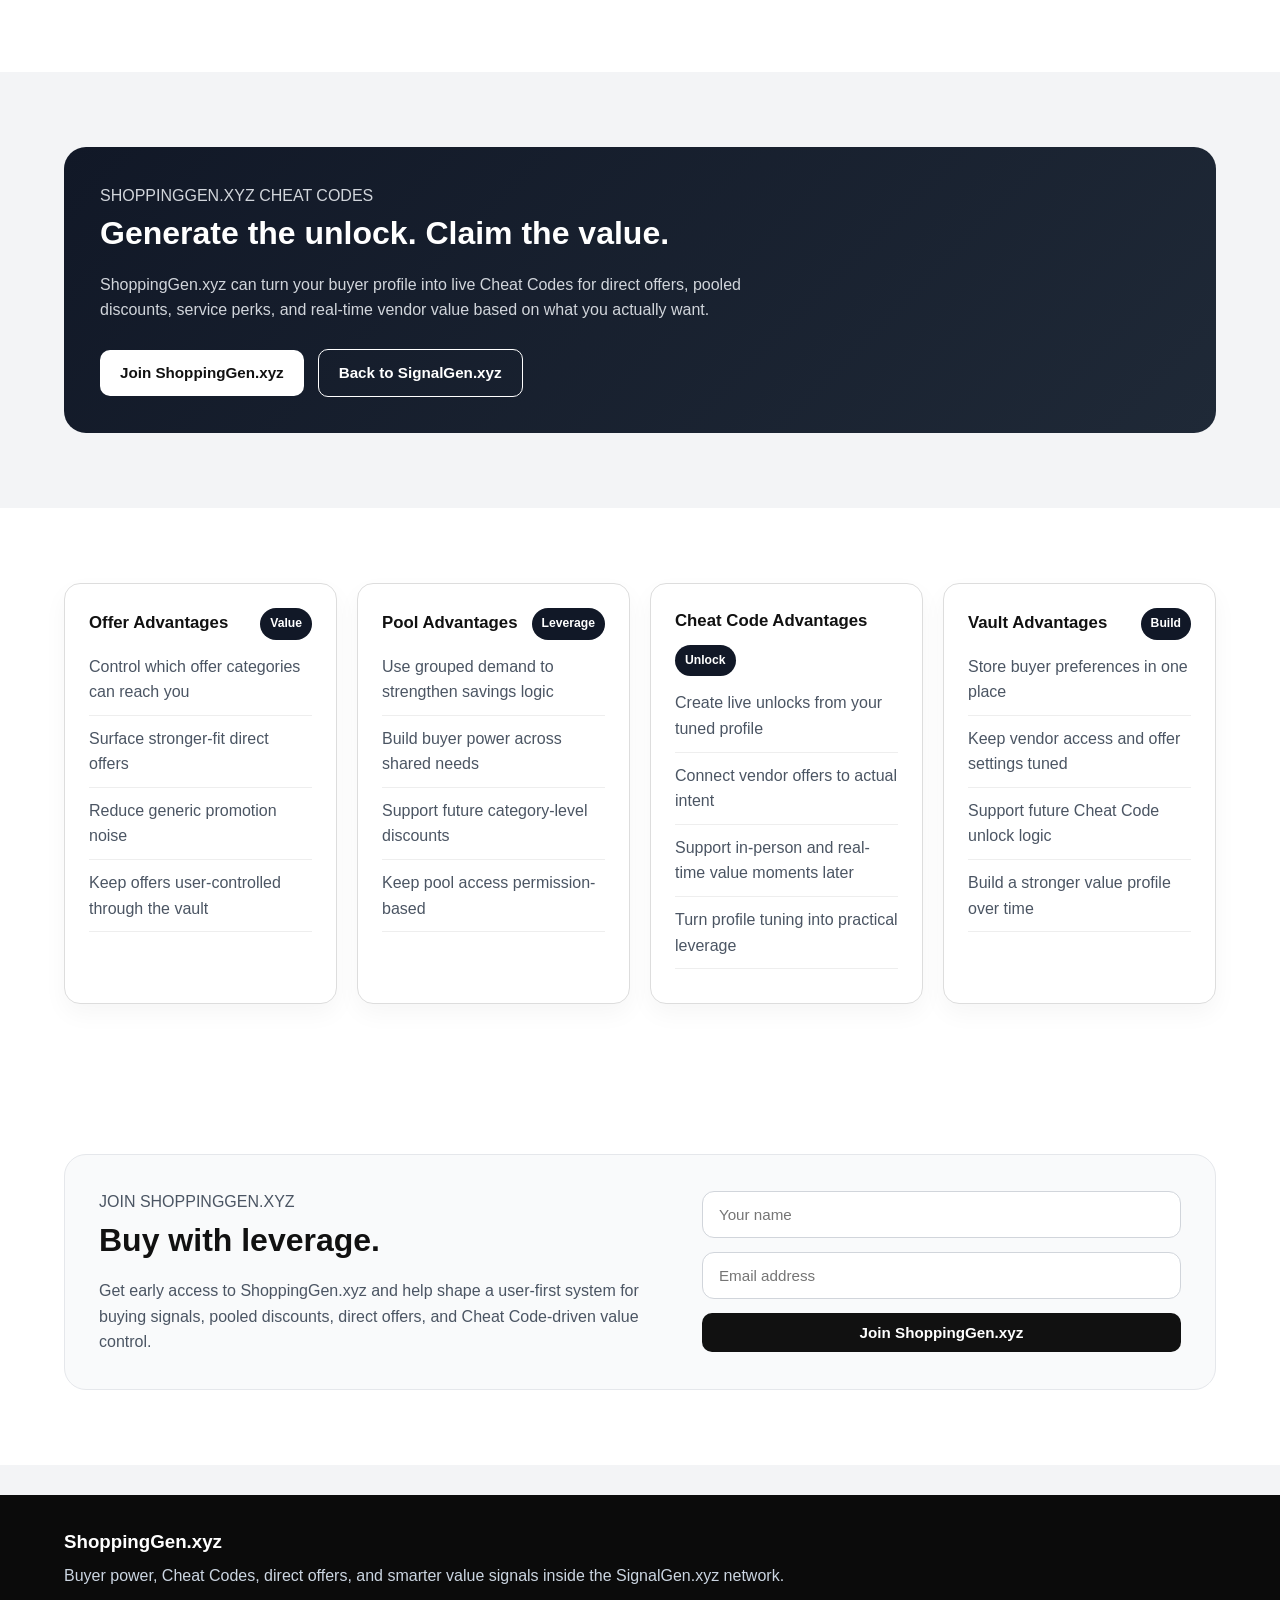
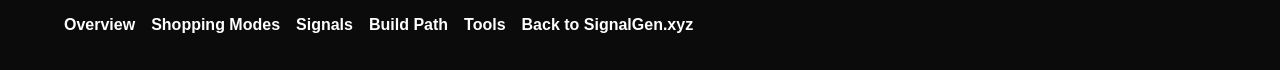
<file: shoppinggen.html>
<!DOCTYPE html>
<html lang="en">
<head>
  <meta charset="UTF-8" />
  <meta name="viewport" content="width=device-width, initial-scale=1.0" />
  <title>ShoppingGen.xyz | Buy With Leverage</title>
  <link rel="stylesheet" href="styles.css" />
</head>
<body>

  <header class="site-header">
    <div class="container header-wrap">
      <a href="index.html" class="brand">
        <span class="brand-mark">S</span>
        <span class="brand-text">ShoppingGen.xyz</span>
      </a>

      <nav class="main-nav">
        <a href="#overview">Overview</a>
        <a href="#modes">Shopping Modes</a>
        <a href="#signals">Signals</a>
        <a href="#build-path">Build Path</a>
        <a href="#future-tools">Tools</a>
        <a href="#cheat-codes">Cheat Codes</a>
      </nav>

      <div class="header-actions">
        <a href="index.html" class="btn btn-outline">Back to SignalGen.xyz</a>
        <a href="#join" class="btn btn-solid">Join ShoppingGen.xyz</a>
      </div>
    </div>
  </header>

  <section class="hero">
    <div class="container hero-content">
      <p class="eyebrow">SHOPPING IS NOISY, BUY WITH LEVERAGE</p>
      <h1>Track Better Value, Unlock Better Cheat Codes</h1>
      <p class="hero-text">
        ShoppingGen.xyz helps you cut through product noise, track real value, and build a smarter buying layer
        around your categories, offers, and savings priorities. Tune your shopping feed, organize permissions in
        your Signal Vault, and unlock Cheat Codes that can trigger direct offers, pooled discounts, service perks,
        and better timing when value is actually in your favor.
      </p>

      <div class="hero-buttons">
        <a href="#signals" class="btn btn-solid">Activate ShoppingGen.xyz</a>
        <a href="#cheat-codes" class="btn btn-outline">Unlock Cheat Codes</a>
      </div>

      <div class="hero-panel">
        <div class="hero-panel-grid">
          <div class="hero-panel-card">
            <h3>Track Real Value</h3>
            <p>See what is actually worth watching instead of reacting to random discounts and product noise.</p>
          </div>
          <div class="hero-panel-card">
            <h3>Build Buyer Power</h3>
            <p>Shape your own offer layer around categories, services, and future pooled discount logic.</p>
          </div>
          <div class="hero-panel-card">
            <h3>Unlock Cheat Codes</h3>
            <p>Use your shopping profile to generate live-value unlocks tied to better pricing, vendor offers, and pool access.</p>
          </div>
        </div>
      </div>
    </div>
  </section>

  <section class="stats-strip">
    <div class="container stats-grid">
      <div class="stat-card">
        <h3>Deals</h3>
        <p>Track price windows, offer timing, and product value shifts</p>
      </div>
      <div class="stat-card">
        <h3>Pools</h3>
        <p>Build future buyer power through grouped discounts and shared demand</p>
      </div>
      <div class="stat-card">
        <h3>Offers</h3>
        <p>Control what categories and direct-to-customer offers can reach you</p>
      </div>
      <div class="stat-card">
        <h3>Cheat Codes</h3>
        <p>Unlock live value through your tuned profile and selected permissions</p>
      </div>
    </div>
  </section>

  <section id="overview" class="section">
    <div class="container">
      <h2>What ShoppingGen.xyz Is</h2>
      <p class="section-intro">
        ShoppingGen.xyz is the SignalGen.xyz channel for value tracking, pooled discounts, product signals,
        user-controlled direct offers, and future Cheat Code unlocks. It is built for users who want cleaner buying decisions instead of constant pressure.
      </p>

      <div class="three-col">
        <div class="info-card">
          <h3>Buying Signals</h3>
          <p>Track what is worth attention now, what is overpriced, and what gives practical value.</p>
        </div>
        <div class="info-card">
          <h3>Offer Control</h3>
          <p>Choose what categories, vendors, and services can reach you instead of accepting generic targeting.</p>
        </div>
        <div class="info-card">
          <h3>Buyer Power</h3>
          <p>Use future pool logic and grouped demand to improve price, timing, and access.</p>
        </div>
      </div>
    </div>
  </section>

  <section id="modes" class="section alt-section">
    <div class="container">
      <h2>Build Your Shopping Feed</h2>
      <p class="section-intro">
        ShoppingGen.xyz works best as a user-tuned buying hub. Turn on only the shopping modes that fit your life.
      </p>

      <div class="channel-grid">
        <div class="channel-card selected-card">
          <div class="selected-check">Mode Active</div>
          <div class="channel-top">
            <span class="channel-badge">Deals</span>
            <span class="channel-status">Available</span>
          </div>
          <div class="channel-icon">D</div>
          <h3>Deals Feed</h3>
          <p>Track price windows, timing, and stronger opportunities instead of random promo noise.</p>
          <div class="cheatcode-row">
            <div class="token-stack">
              <span class="token"></span>
              <span class="token"></span>
              <span class="token"></span>
            </div>
            <span class="cheatcode-copy">Unlock Cheat Codes</span>
          </div>
        </div>

        <div class="channel-card selected-card">
          <div class="selected-check">Mode Active</div>
          <div class="channel-top">
            <span class="channel-badge">Pools</span>
            <span class="channel-status">Available</span>
          </div>
          <div class="channel-icon">P</div>
          <h3>Pooled Savings</h3>
          <p>Join future buying pools that turn grouped demand into stronger discount logic.</p>
          <div class="cheatcode-row">
            <div class="token-stack">
              <span class="token"></span>
              <span class="token"></span>
              <span class="token"></span>
            </div>
            <span class="cheatcode-copy">Unlock Cheat Codes</span>
          </div>
        </div>

        <div class="channel-card selected-card">
          <div class="selected-check">Mode Active</div>
          <div class="channel-top">
            <span class="channel-badge">Offers</span>
            <span class="channel-status">Available</span>
          </div>
          <div class="channel-icon">O</div>
          <h3>Direct Offers</h3>
          <p>User-controlled offers from selected categories, services, and participating vendors.</p>
          <div class="cheatcode-row">
            <div class="token-stack">
              <span class="token"></span>
              <span class="token"></span>
              <span class="token"></span>
            </div>
            <span class="cheatcode-copy">Unlock Cheat Codes</span>
          </div>
        </div>

        <div class="channel-card">
          <div class="channel-top">
            <span class="channel-badge">Products</span>
            <span class="channel-status">Optional</span>
          </div>
          <div class="channel-icon">B</div>
          <h3>Product Watch</h3>
          <p>Track product movement, better-fit items, and category-specific buying signals.</p>
          <div class="cheatcode-row">
            <div class="token-stack">
              <span class="token"></span>
              <span class="token"></span>
              <span class="token"></span>
            </div>
            <span class="cheatcode-copy">Unlock Cheat Codes</span>
          </div>
        </div>
      </div>
    </div>
  </section>

  <section id="signals" class="section">
    <div class="container">
      <h2>ShoppingGen Signal Flow</h2>
      <p class="section-intro">
        ShoppingGen.xyz turns scattered buying pressure into a cleaner value system.
      </p>

      <div class="widget-grid">
        <div class="widget-card">
          <div class="widget-top">
            <h3>Value Watch</h3>
            <span class="widget-tag">Core</span>
          </div>
          <ul>
            <li>High-interest products reaching better price windows</li>
            <li>Trend items getting attention but not always holding value</li>
            <li>Need-based categories creating stronger offer logic</li>
            <li>Service offers becoming as important as product offers</li>
          </ul>
        </div>

        <div class="widget-card">
          <div class="widget-top">
            <h3>Buyer Lens</h3>
            <span class="widget-tag">View</span>
          </div>
          <ul>
            <li>What users actually need versus what gets pushed</li>
            <li>Offer quality matters more than offer volume</li>
            <li>Group demand can create better leverage</li>
            <li>Permissions should shape what appears</li>
          </ul>
        </div>

        <div class="widget-card">
          <div class="widget-top">
            <h3>Offer Layer</h3>
            <span class="widget-tag">Insight</span>
          </div>
          <ul>
            <li>Direct-to-customer offers</li>
            <li>Pooled discounts</li>
            <li>Member service perks</li>
            <li>Category-based value recommendations</li>
          </ul>
        </div>

        <div class="widget-card">
          <div class="widget-top">
            <h3>Cheat Code Layer</h3>
            <span class="widget-tag">Unlock</span>
          </div>
          <ul>
            <li>Generate live-value unlocks from tuned shopping preferences</li>
            <li>Trigger future in-store and real-time vendor offers</li>
            <li>Connect pool access to stronger buyer leverage</li>
            <li>Use profile logic to make the unlock smarter</li>
          </ul>
        </div>
      </div>
    </div>
  </section>

  <section id="build-path" class="section alt-section">
    <div class="container">
      <h2>Track. Tune. Leverage.</h2>
      <p class="section-intro">
        ShoppingGen.xyz is designed as a buyer-control layer inside your Signal Vault.
      </p>

      <div class="three-col">
        <div class="info-card">
          <h3>1. Track the Value</h3>
          <p>Activate ShoppingGen.xyz and follow categories, deals, and vendors that match how you actually buy.</p>
        </div>
        <div class="info-card">
          <h3>2. Tune the Vault</h3>
          <p>Save category choices, offer permissions, vendor preferences, and future pool settings in your Signal Vault.</p>
        </div>
        <div class="info-card">
          <h3>3. Unlock the Cheat Codes</h3>
          <p>Use signals, pools, and offers to create better real-world value from the profile you’ve built.</p>
        </div>
      </div>
    </div>
  </section>

  <section id="future-tools" class="section">
    <div class="container">
      <h2>Future ShoppingGen Tools</h2>
      <p class="section-intro">
        ShoppingGen.xyz can become more than a deals page. It can become a buyer-power layer inside the SignalGen.xyz system.
      </p>

      <div class="featured-grid">
        <div class="featured-card">
          <h3>Value Window Map</h3>
          <p>A view of where product and service pricing is improving or drifting away from value.</p>
        </div>
        <div class="featured-card">
          <h3>Pool Builder</h3>
          <p>A future tool for grouping user demand into stronger discount opportunities.</p>
        </div>
        <div class="featured-card">
          <h3>Offer Fit Index</h3>
          <p>A simple score showing how well an offer matches the user’s actual shopping profile.</p>
        </div>
        <div class="featured-card">
          <h3>Vault Controls</h3>
          <p>Save buying preferences, offer permissions, vendor settings, and pool logic in one place.</p>
        </div>
      </div>
    </div>
  </section>

  <section class="section signal-profile-section">
    <div class="container">
      <h2>Save ShoppingGen.xyz to Your Signal Vault</h2>
      <p class="section-intro">
        Your ShoppingGen settings become part of your secure Signal Vault, so the channel returns tuned to your actual buying priorities.
      </p>

      <div class="profile-system-box">
        <div class="profile-system-copy">
          <p class="network-label">SHOPPINGGEN.XYZ PROFILE LAYER</p>
          <h3>Your buyer layer becomes part of your secure vault.</h3>
          <p>
            ShoppingGen.xyz can map category interests, vendor permissions, offer settings,
            pool participation, Cheat Code preferences, and future savings controls into one secure Signal ID profile.
          </p>
        </div>

        <div class="profile-system-code">
          <div class="code-card">
            <h4>Signal ID</h4>
            <p>SG-10482-X</p>
          </div>
          <div class="code-card">
            <h4>Channel Mode</h4>
            <p>SHOPPINGGEN.XYZ ACTIVE</p>
          </div>
          <div class="code-card">
            <h4>Shopping Categories</h4>
            <p>HOUSEHOLD / DEALS / SERVICES / VALUE</p>
          </div>
          <div class="code-card">
            <h4>Vault Status</h4>
            <p>TUNED AND READY</p>
          </div>
        </div>
      </div>
    </div>
  </section>

  <section id="cheat-codes" class="section cta-section">
    <div class="container">
      <div class="cta-box">
        <div class="cta-copy">
          <p class="network-label">SHOPPINGGEN.XYZ CHEAT CODES</p>
          <h2>Generate the unlock. Claim the value.</h2>
          <p>
            ShoppingGen.xyz can turn your buyer profile into live Cheat Codes for direct offers, pooled discounts,
            service perks, and real-time vendor value based on what you actually want.
          </p>
        </div>
        <div class="cta-actions">
          <a href="#join" class="btn btn-light">Join ShoppingGen.xyz</a>
          <a href="index.html" class="btn btn-outline-light">Back to SignalGen.xyz</a>
        </div>
      </div>
    </div>
  </section>

  <section class="section alt-section">
    <div class="container">
      <div class="widget-grid">
        <div class="widget-card">
          <div class="widget-top">
            <h3>Offer Advantages</h3>
            <span class="widget-tag">Value</span>
          </div>
          <ul>
            <li>Control which offer categories can reach you</li>
            <li>Surface stronger-fit direct offers</li>
            <li>Reduce generic promotion noise</li>
            <li>Keep offers user-controlled through the vault</li>
          </ul>
        </div>

        <div class="widget-card">
          <div class="widget-top">
            <h3>Pool Advantages</h3>
            <span class="widget-tag">Leverage</span>
          </div>
          <ul>
            <li>Use grouped demand to strengthen savings logic</li>
            <li>Build buyer power across shared needs</li>
            <li>Support future category-level discounts</li>
            <li>Keep pool access permission-based</li>
          </ul>
        </div>

        <div class="widget-card">
          <div class="widget-top">
            <h3>Cheat Code Advantages</h3>
            <span class="widget-tag">Unlock</span>
          </div>
          <ul>
            <li>Create live unlocks from your tuned profile</li>
            <li>Connect vendor offers to actual intent</li>
            <li>Support in-person and real-time value moments later</li>
            <li>Turn profile tuning into practical leverage</li>
          </ul>
        </div>

        <div class="widget-card">
          <div class="widget-top">
            <h3>Vault Advantages</h3>
            <span class="widget-tag">Build</span>
          </div>
          <ul>
            <li>Store buyer preferences in one place</li>
            <li>Keep vendor access and offer settings tuned</li>
            <li>Support future Cheat Code unlock logic</li>
            <li>Build a stronger value profile over time</li>
          </ul>
        </div>
      </div>
    </div>
  </section>

  <section id="join" class="section early-access-section">
    <div class="container">
      <div class="early-access-box">
        <div class="early-access-copy">
          <p class="network-label dark-label">JOIN SHOPPINGGEN.XYZ</p>
          <h2>Buy with leverage.</h2>
          <p>
            Get early access to ShoppingGen.xyz and help shape a user-first system for buying signals,
            pooled discounts, direct offers, and Cheat Code-driven value control.
          </p>
        </div>

        <form class="early-access-form">
          <input type="text" placeholder="Your name" />
          <input type="email" placeholder="Email address" />
          <button type="submit" class="btn btn-solid">Join ShoppingGen.xyz</button>
        </form>
      </div>
    </div>
  </section>

  <footer class="site-footer">
    <div class="container footer-wrap">
      <div class="footer-brand">
        <h3>ShoppingGen.xyz</h3>
        <p>Buyer power, Cheat Codes, direct offers, and smarter value signals inside the SignalGen.xyz network.</p>
      </div>

      <div class="footer-links">
        <a href="#overview">Overview</a>
        <a href="#modes">Shopping Modes</a>
        <a href="#signals">Signals</a>
        <a href="#build-path">Build Path</a>
        <a href="#future-tools">Tools</a>
        <a href="index.html">Back to SignalGen.xyz</a>
      </div>
    </div>
  </footer>

</body>
</html>
</file>
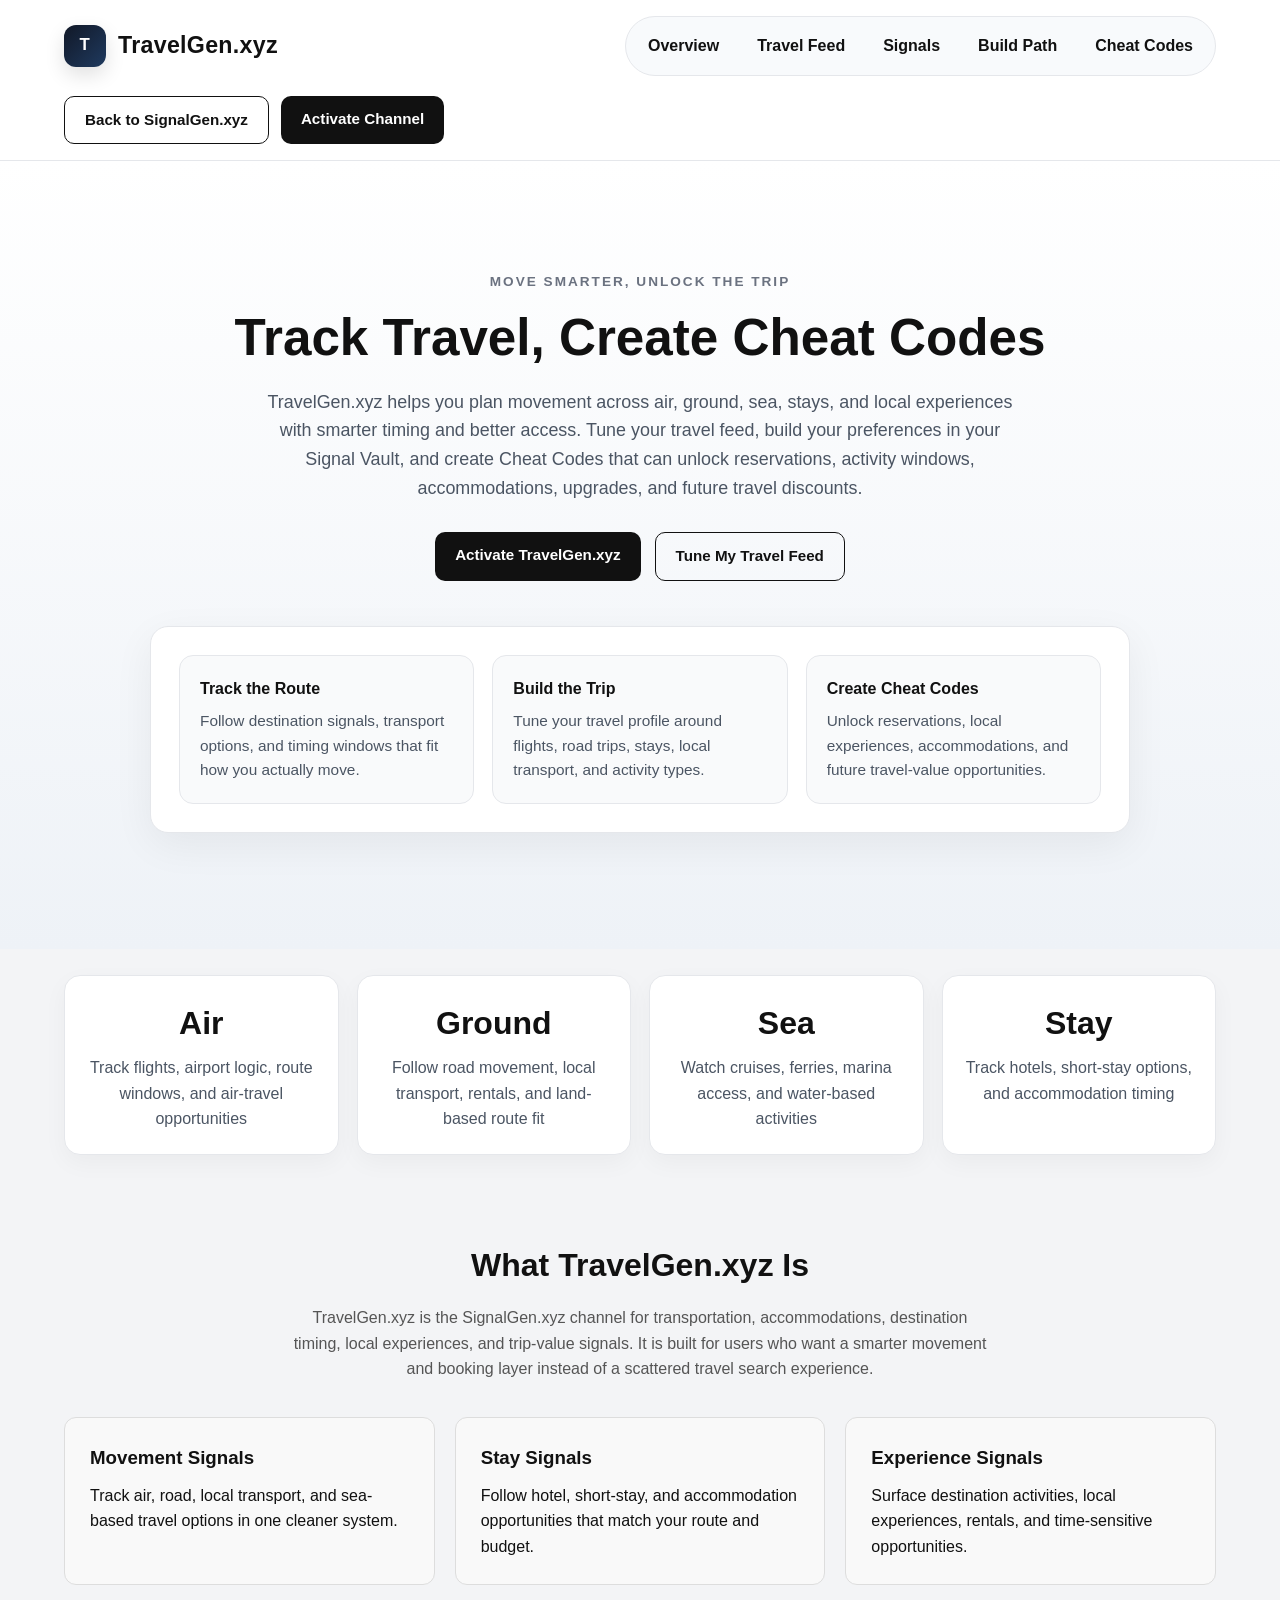
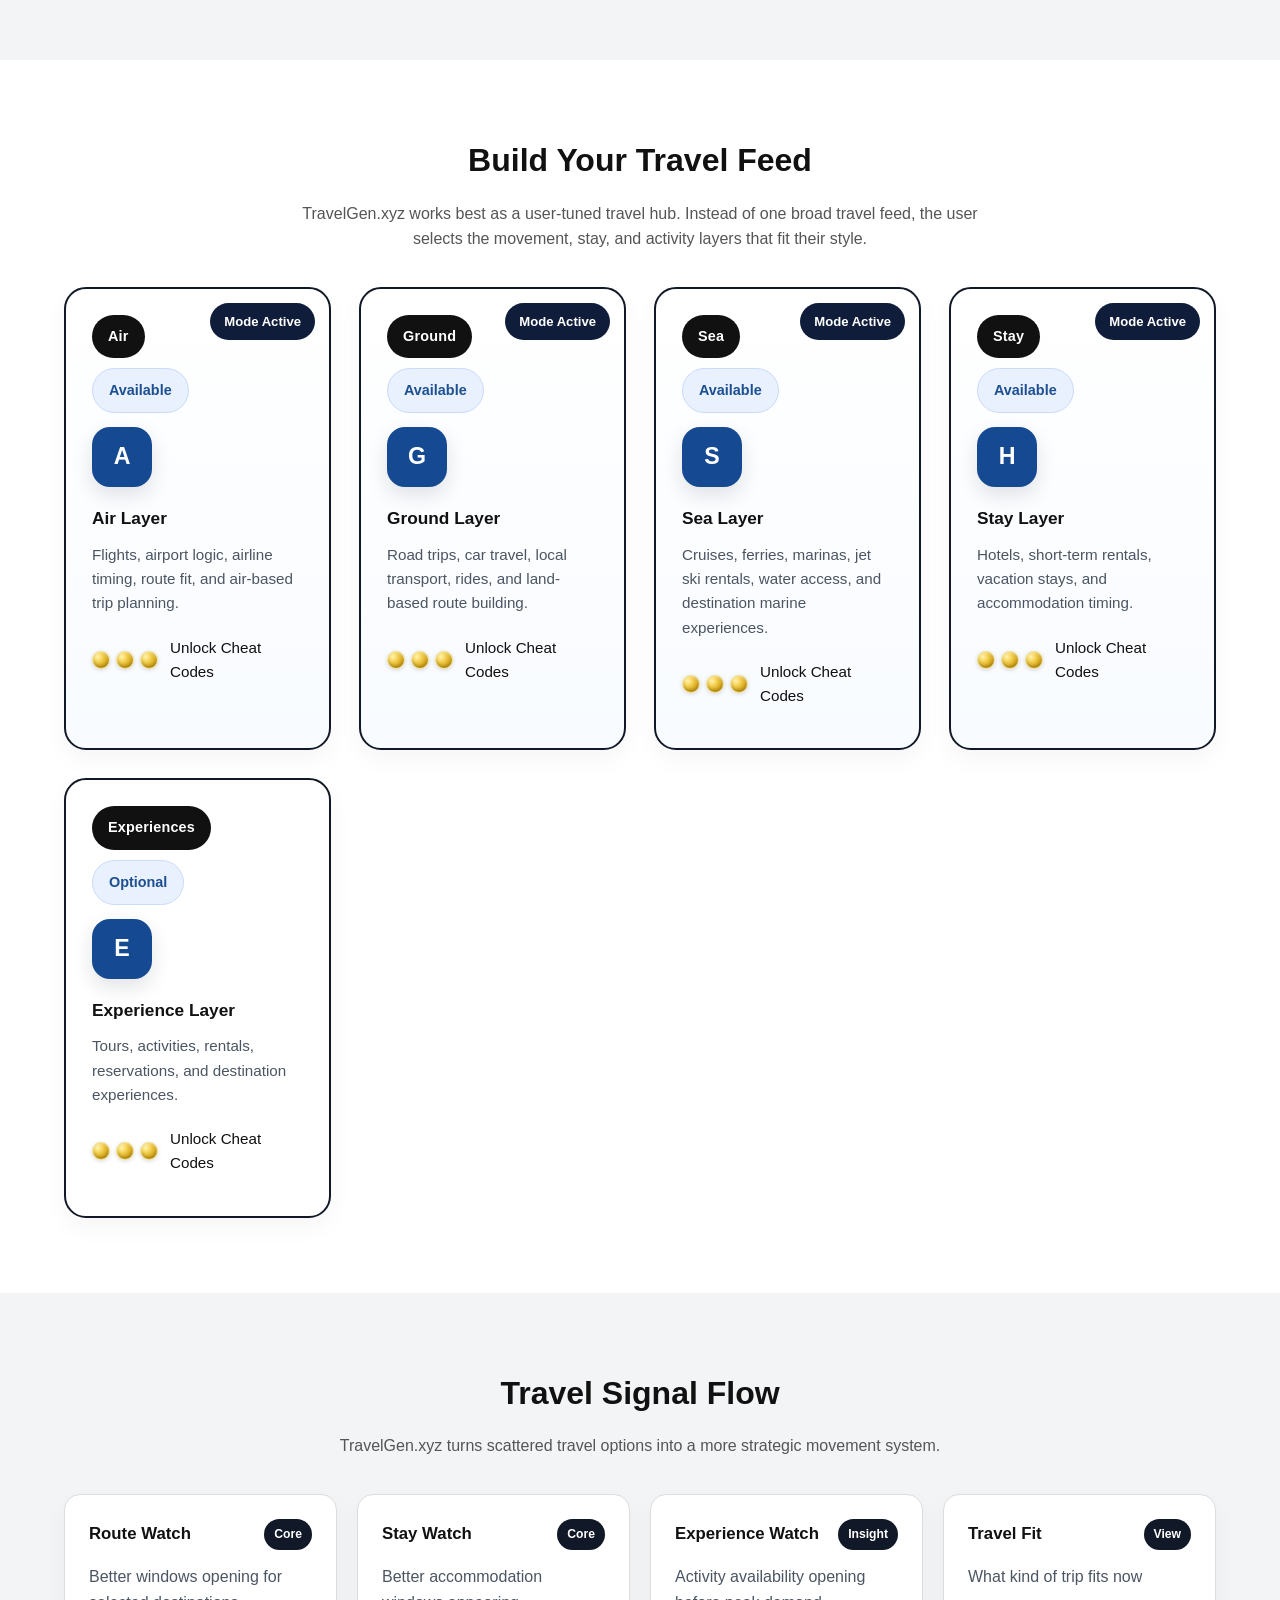
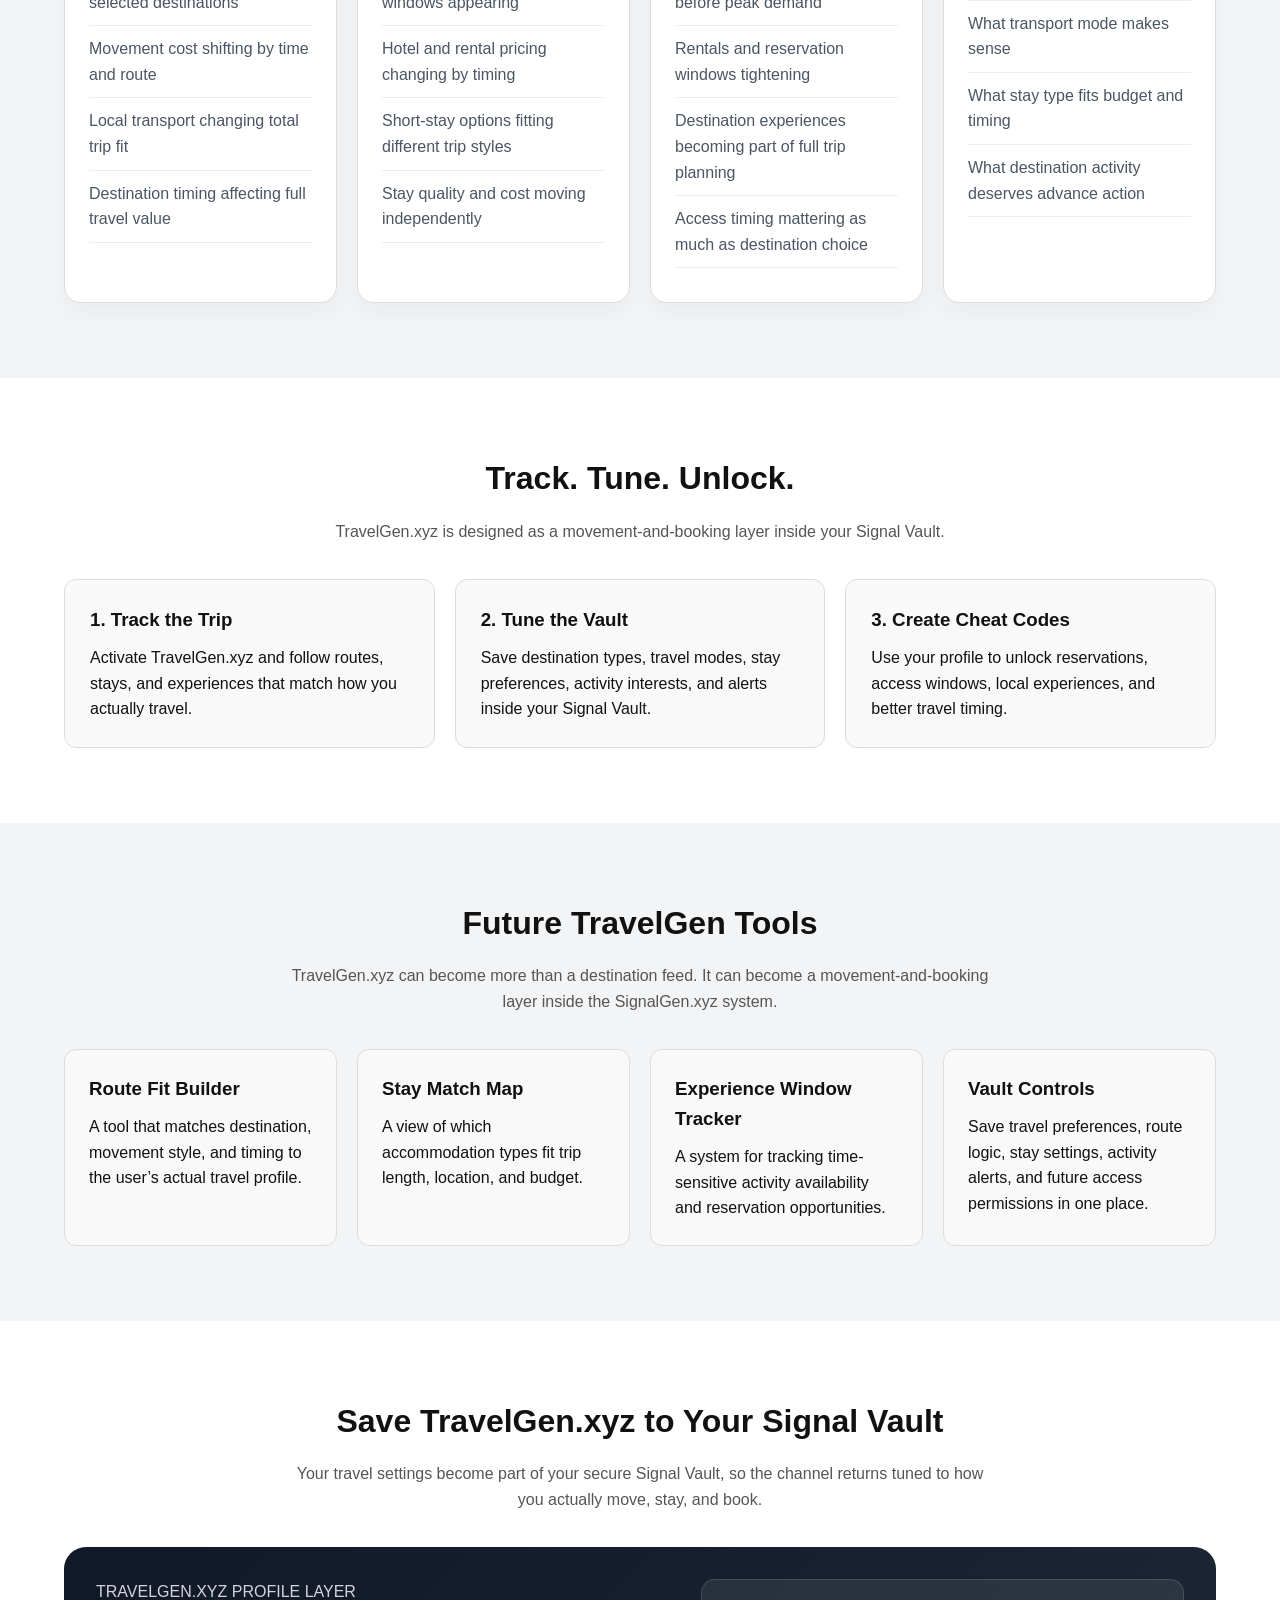
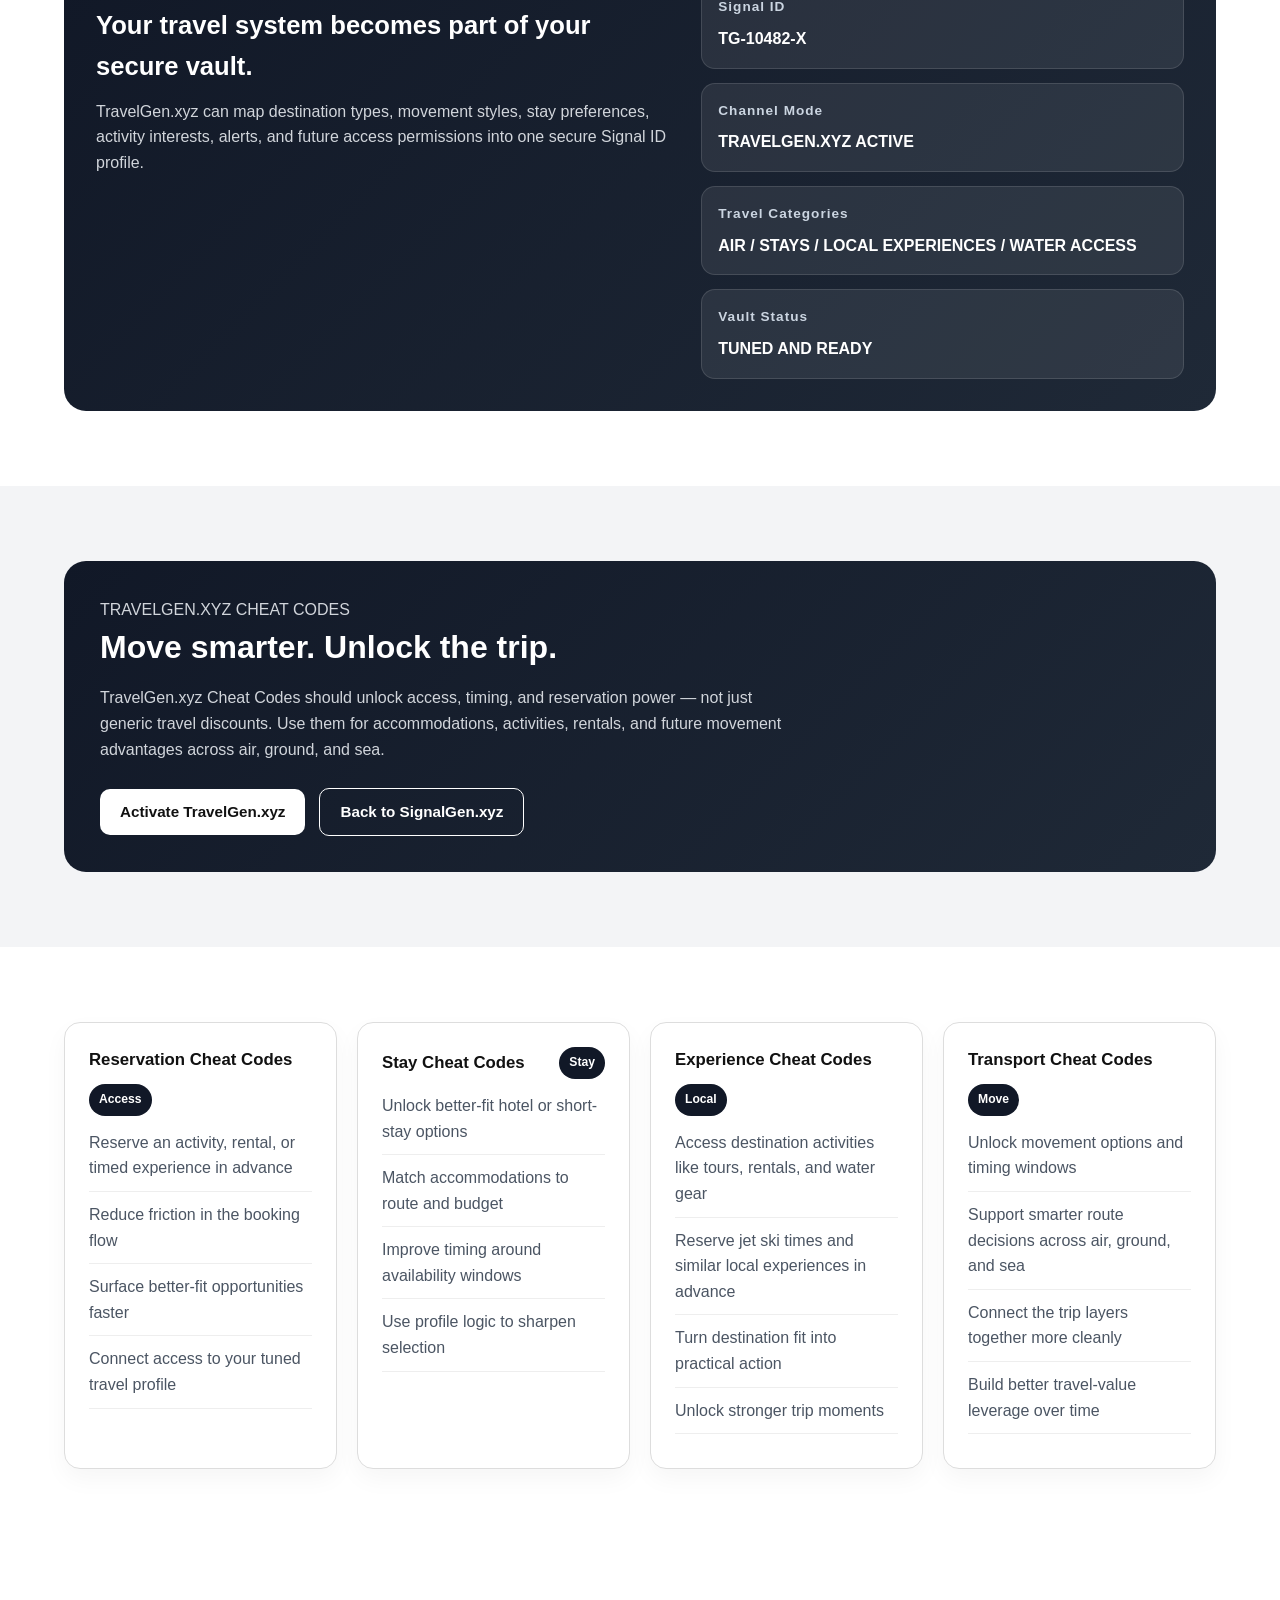
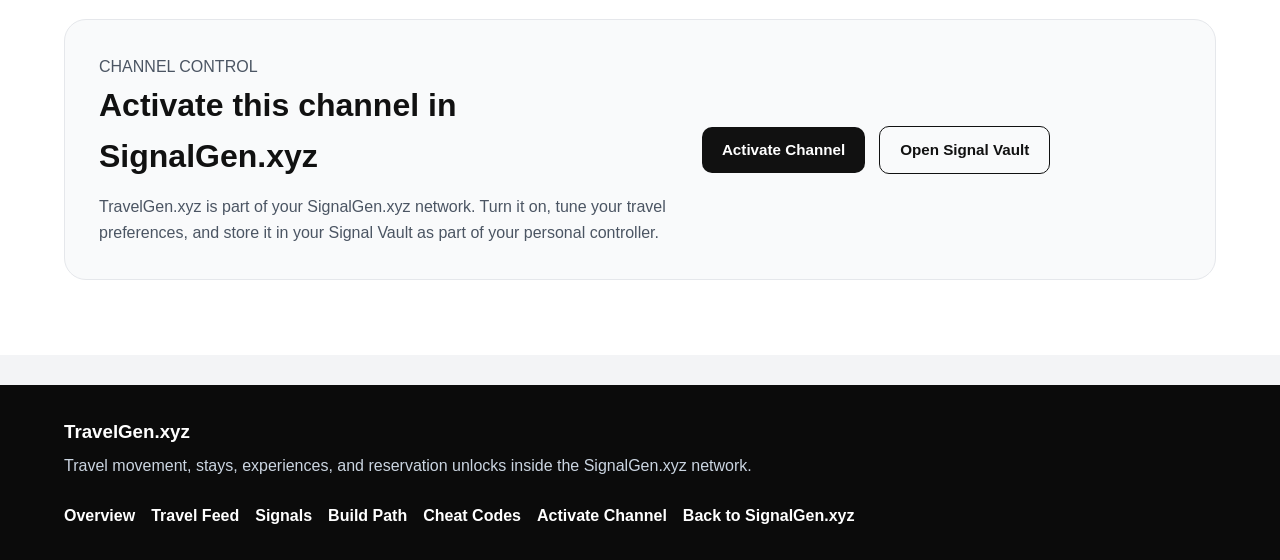
<file: travelgen.html>
<!DOCTYPE html>
<html lang="en">
<head>
  <meta charset="UTF-8" />
  <meta name="viewport" content="width=device-width, initial-scale=1.0" />
  <title>TravelGen.xyz | Track Travel, Create Cheat Codes</title>
  <link rel="stylesheet" href="styles.css" />
</head>
<body>

  <header class="site-header">
    <div class="container header-wrap">
      <a href="index.html" class="brand">
        <span class="brand-mark">T</span>
        <span class="brand-text">TravelGen.xyz</span>
      </a>

      <nav class="main-nav">
        <a href="#overview">Overview</a>
        <a href="#feed">Travel Feed</a>
        <a href="#signals">Signals</a>
        <a href="#build-path">Build Path</a>
        <a href="#cheat-codes">Cheat Codes</a>
      </nav>

      <div class="header-actions">
        <a href="index.html" class="btn btn-outline">Back to SignalGen.xyz</a>
        <a href="index.html#channels" class="btn btn-solid">Activate Channel</a>
      </div>
    </div>
  </header>

  <section class="hero">
    <div class="container hero-content">
      <p class="eyebrow">MOVE SMARTER, UNLOCK THE TRIP</p>
      <h1>Track Travel, Create Cheat Codes</h1>
      <p class="hero-text">
        TravelGen.xyz helps you plan movement across air, ground, sea, stays, and local experiences with smarter timing and better access.
        Tune your travel feed, build your preferences in your Signal Vault, and create Cheat Codes that can unlock reservations,
        activity windows, accommodations, upgrades, and future travel discounts.
      </p>

      <div class="hero-buttons">
        <a href="#signals" class="btn btn-solid">Activate TravelGen.xyz</a>
        <a href="#feed" class="btn btn-outline">Tune My Travel Feed</a>
      </div>

      <div class="hero-panel">
        <div class="hero-panel-grid">
          <div class="hero-panel-card">
            <h3>Track the Route</h3>
            <p>Follow destination signals, transport options, and timing windows that fit how you actually move.</p>
          </div>
          <div class="hero-panel-card">
            <h3>Build the Trip</h3>
            <p>Tune your travel profile around flights, road trips, stays, local transport, and activity types.</p>
          </div>
          <div class="hero-panel-card">
            <h3>Create Cheat Codes</h3>
            <p>Unlock reservations, local experiences, accommodations, and future travel-value opportunities.</p>
          </div>
        </div>
      </div>
    </div>
  </section>

  <section class="stats-strip">
    <div class="container stats-grid">
      <div class="stat-card">
        <h3>Air</h3>
        <p>Track flights, airport logic, route windows, and air-travel opportunities</p>
      </div>
      <div class="stat-card">
        <h3>Ground</h3>
        <p>Follow road movement, local transport, rentals, and land-based route fit</p>
      </div>
      <div class="stat-card">
        <h3>Sea</h3>
        <p>Watch cruises, ferries, marina access, and water-based activities</p>
      </div>
      <div class="stat-card">
        <h3>Stay</h3>
        <p>Track hotels, short-stay options, and accommodation timing</p>
      </div>
    </div>
  </section>

  <section id="overview" class="section">
    <div class="container">
      <h2>What TravelGen.xyz Is</h2>
      <p class="section-intro">
        TravelGen.xyz is the SignalGen.xyz channel for transportation, accommodations, destination timing,
        local experiences, and trip-value signals. It is built for users who want a smarter movement and booking layer
        instead of a scattered travel search experience.
      </p>

      <div class="three-col">
        <div class="info-card">
          <h3>Movement Signals</h3>
          <p>Track air, road, local transport, and sea-based travel options in one cleaner system.</p>
        </div>
        <div class="info-card">
          <h3>Stay Signals</h3>
          <p>Follow hotel, short-stay, and accommodation opportunities that match your route and budget.</p>
        </div>
        <div class="info-card">
          <h3>Experience Signals</h3>
          <p>Surface destination activities, local experiences, rentals, and time-sensitive opportunities.</p>
        </div>
      </div>
    </div>
  </section>

  <section id="feed" class="section alt-section">
    <div class="container">
      <h2>Build Your Travel Feed</h2>
      <p class="section-intro">
        TravelGen.xyz works best as a user-tuned travel hub. Instead of one broad travel feed,
        the user selects the movement, stay, and activity layers that fit their style.
      </p>

      <div class="channel-grid">
        <div class="channel-card selected-card">
          <div class="selected-check">Mode Active</div>
          <div class="channel-top">
            <span class="channel-badge">Air</span>
            <span class="channel-status">Available</span>
          </div>
          <div class="channel-icon">A</div>
          <h3>Air Layer</h3>
          <p>Flights, airport logic, airline timing, route fit, and air-based trip planning.</p>
          <div class="cheatcode-row">
            <div class="token-stack">
              <span class="token"></span>
              <span class="token"></span>
              <span class="token"></span>
            </div>
            <span class="cheatcode-copy">Unlock Cheat Codes</span>
          </div>
        </div>

        <div class="channel-card selected-card">
          <div class="selected-check">Mode Active</div>
          <div class="channel-top">
            <span class="channel-badge">Ground</span>
            <span class="channel-status">Available</span>
          </div>
          <div class="channel-icon">G</div>
          <h3>Ground Layer</h3>
          <p>Road trips, car travel, local transport, rides, and land-based route building.</p>
          <div class="cheatcode-row">
            <div class="token-stack">
              <span class="token"></span>
              <span class="token"></span>
              <span class="token"></span>
            </div>
            <span class="cheatcode-copy">Unlock Cheat Codes</span>
          </div>
        </div>

        <div class="channel-card selected-card">
          <div class="selected-check">Mode Active</div>
          <div class="channel-top">
            <span class="channel-badge">Sea</span>
            <span class="channel-status">Available</span>
          </div>
          <div class="channel-icon">S</div>
          <h3>Sea Layer</h3>
          <p>Cruises, ferries, marinas, jet ski rentals, water access, and destination marine experiences.</p>
          <div class="cheatcode-row">
            <div class="token-stack">
              <span class="token"></span>
              <span class="token"></span>
              <span class="token"></span>
            </div>
            <span class="cheatcode-copy">Unlock Cheat Codes</span>
          </div>
        </div>

        <div class="channel-card selected-card">
          <div class="selected-check">Mode Active</div>
          <div class="channel-top">
            <span class="channel-badge">Stay</span>
            <span class="channel-status">Available</span>
          </div>
          <div class="channel-icon">H</div>
          <h3>Stay Layer</h3>
          <p>Hotels, short-term rentals, vacation stays, and accommodation timing.</p>
          <div class="cheatcode-row">
            <div class="token-stack">
              <span class="token"></span>
              <span class="token"></span>
              <span class="token"></span>
            </div>
            <span class="cheatcode-copy">Unlock Cheat Codes</span>
          </div>
        </div>

        <div class="channel-card">
          <div class="channel-top">
            <span class="channel-badge">Experiences</span>
            <span class="channel-status">Optional</span>
          </div>
          <div class="channel-icon">E</div>
          <h3>Experience Layer</h3>
          <p>Tours, activities, rentals, reservations, and destination experiences.</p>
          <div class="cheatcode-row">
            <div class="token-stack">
              <span class="token"></span>
              <span class="token"></span>
              <span class="token"></span>
            </div>
            <span class="cheatcode-copy">Unlock Cheat Codes</span>
          </div>
        </div>
      </div>
    </div>
  </section>

  <section id="signals" class="section">
    <div class="container">
      <h2>Travel Signal Flow</h2>
      <p class="section-intro">
        TravelGen.xyz turns scattered travel options into a more strategic movement system.
      </p>

      <div class="widget-grid">
        <div class="widget-card">
          <div class="widget-top">
            <h3>Route Watch</h3>
            <span class="widget-tag">Core</span>
          </div>
          <ul>
            <li>Better windows opening for selected destinations</li>
            <li>Movement cost shifting by time and route</li>
            <li>Local transport changing total trip fit</li>
            <li>Destination timing affecting full travel value</li>
          </ul>
        </div>

        <div class="widget-card">
          <div class="widget-top">
            <h3>Stay Watch</h3>
            <span class="widget-tag">Core</span>
          </div>
          <ul>
            <li>Better accommodation windows appearing</li>
            <li>Hotel and rental pricing changing by timing</li>
            <li>Short-stay options fitting different trip styles</li>
            <li>Stay quality and cost moving independently</li>
          </ul>
        </div>

        <div class="widget-card">
          <div class="widget-top">
            <h3>Experience Watch</h3>
            <span class="widget-tag">Insight</span>
          </div>
          <ul>
            <li>Activity availability opening before peak demand</li>
            <li>Rentals and reservation windows tightening</li>
            <li>Destination experiences becoming part of full trip planning</li>
            <li>Access timing mattering as much as destination choice</li>
          </ul>
        </div>

        <div class="widget-card">
          <div class="widget-top">
            <h3>Travel Fit</h3>
            <span class="widget-tag">View</span>
          </div>
          <ul>
            <li>What kind of trip fits now</li>
            <li>What transport mode makes sense</li>
            <li>What stay type fits budget and timing</li>
            <li>What destination activity deserves advance action</li>
          </ul>
        </div>
      </div>
    </div>
  </section>

  <section id="build-path" class="section alt-section">
    <div class="container">
      <h2>Track. Tune. Unlock.</h2>
      <p class="section-intro">
        TravelGen.xyz is designed as a movement-and-booking layer inside your Signal Vault.
      </p>

      <div class="three-col">
        <div class="info-card">
          <h3>1. Track the Trip</h3>
          <p>Activate TravelGen.xyz and follow routes, stays, and experiences that match how you actually travel.</p>
        </div>
        <div class="info-card">
          <h3>2. Tune the Vault</h3>
          <p>Save destination types, travel modes, stay preferences, activity interests, and alerts inside your Signal Vault.</p>
        </div>
        <div class="info-card">
          <h3>3. Create Cheat Codes</h3>
          <p>Use your profile to unlock reservations, access windows, local experiences, and better travel timing.</p>
        </div>
      </div>
    </div>
  </section>

  <section id="future-tools" class="section">
    <div class="container">
      <h2>Future TravelGen Tools</h2>
      <p class="section-intro">
        TravelGen.xyz can become more than a destination feed. It can become a movement-and-booking layer inside the SignalGen.xyz system.
      </p>

      <div class="featured-grid">
        <div class="featured-card">
          <h3>Route Fit Builder</h3>
          <p>A tool that matches destination, movement style, and timing to the user’s actual travel profile.</p>
        </div>
        <div class="featured-card">
          <h3>Stay Match Map</h3>
          <p>A view of which accommodation types fit trip length, location, and budget.</p>
        </div>
        <div class="featured-card">
          <h3>Experience Window Tracker</h3>
          <p>A system for tracking time-sensitive activity availability and reservation opportunities.</p>
        </div>
        <div class="featured-card">
          <h3>Vault Controls</h3>
          <p>Save travel preferences, route logic, stay settings, activity alerts, and future access permissions in one place.</p>
        </div>
      </div>
    </div>
  </section>

  <section class="section signal-profile-section">
    <div class="container">
      <h2>Save TravelGen.xyz to Your Signal Vault</h2>
      <p class="section-intro">
        Your travel settings become part of your secure Signal Vault, so the channel returns tuned to how you actually move, stay, and book.
      </p>

      <div class="profile-system-box">
        <div class="profile-system-copy">
          <p class="network-label">TRAVELGEN.XYZ PROFILE LAYER</p>
          <h3>Your travel system becomes part of your secure vault.</h3>
          <p>
            TravelGen.xyz can map destination types, movement styles, stay preferences, activity interests,
            alerts, and future access permissions into one secure Signal ID profile.
          </p>
        </div>

        <div class="profile-system-code">
          <div class="code-card">
            <h4>Signal ID</h4>
            <p>TG-10482-X</p>
          </div>
          <div class="code-card">
            <h4>Channel Mode</h4>
            <p>TRAVELGEN.XYZ ACTIVE</p>
          </div>
          <div class="code-card">
            <h4>Travel Categories</h4>
            <p>AIR / STAYS / LOCAL EXPERIENCES / WATER ACCESS</p>
          </div>
          <div class="code-card">
            <h4>Vault Status</h4>
            <p>TUNED AND READY</p>
          </div>
        </div>
      </div>
    </div>
  </section>

  <section id="cheat-codes" class="section cta-section">
    <div class="container">
      <div class="cta-box">
        <div class="cta-copy">
          <p class="network-label">TRAVELGEN.XYZ CHEAT CODES</p>
          <h2>Move smarter. Unlock the trip.</h2>
          <p>
            TravelGen.xyz Cheat Codes should unlock access, timing, and reservation power — not just generic travel discounts.
            Use them for accommodations, activities, rentals, and future movement advantages across air, ground, and sea.
          </p>
        </div>
        <div class="cta-actions">
          <a href="#channel-activation" class="btn btn-light">Activate TravelGen.xyz</a>
          <a href="index.html" class="btn btn-outline-light">Back to SignalGen.xyz</a>
        </div>
      </div>
    </div>
  </section>

  <section class="section alt-section">
    <div class="container">
      <div class="widget-grid">
        <div class="widget-card">
          <div class="widget-top">
            <h3>Reservation Cheat Codes</h3>
            <span class="widget-tag">Access</span>
          </div>
          <ul>
            <li>Reserve an activity, rental, or timed experience in advance</li>
            <li>Reduce friction in the booking flow</li>
            <li>Surface better-fit opportunities faster</li>
            <li>Connect access to your tuned travel profile</li>
          </ul>
        </div>

        <div class="widget-card">
          <div class="widget-top">
            <h3>Stay Cheat Codes</h3>
            <span class="widget-tag">Stay</span>
          </div>
          <ul>
            <li>Unlock better-fit hotel or short-stay options</li>
            <li>Match accommodations to route and budget</li>
            <li>Improve timing around availability windows</li>
            <li>Use profile logic to sharpen selection</li>
          </ul>
        </div>

        <div class="widget-card">
          <div class="widget-top">
            <h3>Experience Cheat Codes</h3>
            <span class="widget-tag">Local</span>
          </div>
          <ul>
            <li>Access destination activities like tours, rentals, and water gear</li>
            <li>Reserve jet ski times and similar local experiences in advance</li>
            <li>Turn destination fit into practical action</li>
            <li>Unlock stronger trip moments</li>
          </ul>
        </div>

        <div class="widget-card">
          <div class="widget-top">
            <h3>Transport Cheat Codes</h3>
            <span class="widget-tag">Move</span>
          </div>
          <ul>
            <li>Unlock movement options and timing windows</li>
            <li>Support smarter route decisions across air, ground, and sea</li>
            <li>Connect the trip layers together more cleanly</li>
            <li>Build better travel-value leverage over time</li>
          </ul>
        </div>
      </div>
    </div>
  </section>

  <section id="channel-activation" class="section early-access-section">
    <div class="container">
      <div class="early-access-box">
        <div class="early-access-copy">
          <p class="network-label dark-label">CHANNEL CONTROL</p>
          <h2>Activate this channel in SignalGen.xyz</h2>
          <p>
            TravelGen.xyz is part of your SignalGen.xyz network. Turn it on, tune your travel preferences,
            and store it in your Signal Vault as part of your personal controller.
          </p>
        </div>

        <div class="cta-actions">
          <a href="index.html#channels" class="btn btn-solid">Activate Channel</a>
          <a href="index.html#signal-profile" class="btn btn-outline">Open Signal Vault</a>
        </div>
      </div>
    </div>
  </section>

  <footer class="site-footer">
    <div class="container footer-wrap">
      <div class="footer-brand">
        <h3>TravelGen.xyz</h3>
        <p>Travel movement, stays, experiences, and reservation unlocks inside the SignalGen.xyz network.</p>
      </div>

      <div class="footer-links">
        <a href="#overview">Overview</a>
        <a href="#feed">Travel Feed</a>
        <a href="#signals">Signals</a>
        <a href="#build-path">Build Path</a>
        <a href="#cheat-codes">Cheat Codes</a>
        <a href="#channel-activation">Activate Channel</a>
        <a href="index.html">Back to SignalGen.xyz</a>
      </div>
    </div>
  </footer>

</body>
</html>
</file>
<file: styles.css>
* {
  margin: 0;
  padding: 0;
  box-sizing: border-box;
}

html {
  scroll-behavior: smooth;
}

body {
  font-family: Arial, sans-serif;
  background: #f3f4f6;
  color: #111;
  line-height: 1.6;
}

.container {
  width: 90%;
  max-width: 1200px;
  margin: 0 auto;
}

.site-header {
  background: rgba(255, 255, 255, 0.96);
  border-bottom: 1px solid #e5e7eb;
  padding: 16px 0;
  position: sticky;
  top: 0;
  z-index: 1000;
  backdrop-filter: blur(10px);
}

.header-wrap {
  display: flex;
  align-items: center;
  justify-content: space-between;
  gap: 20px;
  flex-wrap: wrap;
}

.brand {
  display: inline-flex;
  align-items: center;
  gap: 12px;
  text-decoration: none;
}

.brand-mark {
  width: 42px;
  height: 42px;
  border-radius: 12px;
  background: linear-gradient(135deg, #111827, #1f3a5f);
  color: #fff;
  display: flex;
  align-items: center;
  justify-content: center;
  font-size: 1.05rem;
  font-weight: 800;
  letter-spacing: 0.5px;
  box-shadow: 0 8px 20px rgba(0, 0, 0, 0.12);
}

.brand-text {
  font-size: 1.45rem;
  font-weight: 800;
  letter-spacing: 0.3px;
  color: #111;
}

.main-nav {
  display: flex;
  gap: 14px;
  flex-wrap: wrap;
  background: #f8fafc;
  border: 1px solid #e5e7eb;
  padding: 8px 10px;
  border-radius: 999px;
}

.main-nav a {
  text-decoration: none;
  color: #111;
  font-weight: 600;
  padding: 8px 12px;
  border-radius: 999px;
  transition: background 0.2s ease, color 0.2s ease, opacity 0.2s ease;
}

.main-nav a:hover {
  background: #111;
  color: #fff;
  opacity: 1;
}

.header-actions {
  display: flex;
  gap: 12px;
  flex-wrap: wrap;
}

.btn {
  display: inline-block;
  text-decoration: none;
  padding: 11px 20px;
  border-radius: 10px;
  font-weight: bold;
  transition: all 0.2s ease;
  border: none;
  cursor: pointer;
  font-size: 0.95rem;
}

.btn-solid {
  background: #111;
  color: #fff;
}

.btn-solid:hover {
  transform: translateY(-1px);
}

.btn-outline {
  border: 1px solid #111;
  color: #111;
  background: transparent;
}

.btn-outline:hover {
  background: #111;
  color: #fff;
}

.btn-light {
  background: #fff;
  color: #111;
}

.btn-light:hover {
  transform: translateY(-1px);
}

.btn-outline-light {
  border: 1px solid #fff;
  color: #fff;
  background: transparent;
}

.btn-outline-light:hover {
  background: #fff;
  color: #111;
}

.coin-token-btn {
  display: inline-flex;
  align-items: center;
  justify-content: center;
  min-width: 170px;
  min-height: 170px;
  padding: 22px;
  border-radius: 50%;
  text-decoration: none;
  text-align: center;
  font-weight: 800;
  font-size: 1rem;
  line-height: 1.2;
  color: #2b1d00;
  background: radial-gradient(circle at 30% 30%, #fff3b0 0%, #f7d55a 28%, #d6a81d 62%, #a97808 100%);
  border: 6px solid #f4e08b;
  box-shadow:
    inset 0 3px 8px rgba(255, 255, 255, 0.5),
    inset 0 -6px 10px rgba(0, 0, 0, 0.18),
    0 10px 24px rgba(0, 0, 0, 0.18);
  transition: transform 0.2s ease, box-shadow 0.2s ease;
}

.coin-token-btn:hover {
  transform: translateY(-3px) scale(1.02);
  box-shadow:
    inset 0 3px 8px rgba(255, 255, 255, 0.55),
    inset 0 -6px 10px rgba(0, 0, 0, 0.2),
    0 14px 30px rgba(0, 0, 0, 0.22);
}

.hero {
  background: linear-gradient(to bottom, #ffffff, #eef2f7);
  padding: 110px 0 90px;
  text-align: center;
}

.rheo-hero {
  background: linear-gradient(to bottom, #ffffff, #edf4ff);
}

.eyebrow {
  font-size: 0.85rem;
  font-weight: 700;
  letter-spacing: 2px;
  margin-bottom: 16px;
  color: #6b7280;
}

.hero h1 {
  font-size: 3.2rem;
  line-height: 1.15;
  max-width: 900px;
  margin: 0 auto 20px;
}

.hero-text {
  max-width: 760px;
  margin: 0 auto 30px;
  font-size: 1.12rem;
  color: #4b5563;
}

.hero-buttons {
  display: flex;
  justify-content: center;
  gap: 14px;
  flex-wrap: wrap;
  margin-bottom: 45px;
}

.hero-panel {
  max-width: 980px;
  margin: 0 auto 26px;
  background: #ffffff;
  border: 1px solid #e5e7eb;
  border-radius: 18px;
  padding: 28px;
  box-shadow: 0 12px 40px rgba(0, 0, 0, 0.06);
}

.hero-panel-grid {
  display: grid;
  grid-template-columns: repeat(auto-fit, minmax(220px, 1fr));
  gap: 18px;
  text-align: left;
}

.hero-panel-card {
  background: #f9fafb;
  border: 1px solid #e5e7eb;
  border-radius: 14px;
  padding: 20px;
}

.hero-panel-card h3 {
  font-size: 1rem;
  margin-bottom: 8px;
}

.hero-panel-card p {
  color: #4b5563;
  font-size: 0.96rem;
}

.hero-dashboard {
  max-width: 1080px;
  margin: 0 auto;
  background: #111827;
  color: #fff;
  border-radius: 20px;
  padding: 24px;
  box-shadow: 0 18px 50px rgba(17, 24, 39, 0.22);
  text-align: left;
}

.hero-dashboard-top {
  display: flex;
  justify-content: space-between;
  align-items: center;
  gap: 16px;
  flex-wrap: wrap;
  margin-bottom: 20px;
}

.hero-dashboard-title {
  display: flex;
  align-items: center;
  gap: 10px;
  font-weight: 700;
  font-size: 1rem;
}

.dashboard-dot {
  width: 10px;
  height: 10px;
  background: #34d399;
  border-radius: 50%;
  display: inline-block;
}

.hero-dashboard-actions {
  display: flex;
  gap: 10px;
  flex-wrap: wrap;
}

.dashboard-pill {
  background: rgba(255, 255, 255, 0.08);
  border: 1px solid rgba(255, 255, 255, 0.14);
  color: #e5e7eb;
  font-size: 0.8rem;
  font-weight: 700;
  padding: 7px 12px;
  border-radius: 999px;
}

.hero-dashboard-grid {
  display: grid;
  grid-template-columns: repeat(auto-fit, minmax(240px, 1fr));
  gap: 18px;
}

.dashboard-mini-card {
  background: rgba(255, 255, 255, 0.06);
  border: 1px solid rgba(255, 255, 255, 0.1);
  border-radius: 16px;
  padding: 20px;
}

.dashboard-mini-card h3 {
  font-size: 1rem;
  margin-bottom: 12px;
}

.dashboard-mini-card ul {
  list-style: none;
}

.dashboard-mini-card li {
  color: #d1d5db;
  margin-bottom: 10px;
  padding-bottom: 10px;
  border-bottom: 1px solid rgba(255, 255, 255, 0.08);
}

.stats-strip {
  padding: 26px 0 10px;
}

.stats-grid {
  display: grid;
  grid-template-columns: repeat(auto-fit, minmax(210px, 1fr));
  gap: 18px;
}

.stat-card {
  background: #ffffff;
  border: 1px solid #e5e7eb;
  border-radius: 16px;
  padding: 22px;
  text-align: center;
  box-shadow: 0 8px 24px rgba(0, 0, 0, 0.04);
}

.stat-card h3 {
  font-size: 2rem;
  margin-bottom: 6px;
}

.stat-card p {
  color: #4b5563;
}

.section {
  padding: 75px 0;
}

.alt-section {
  background: #ffffff;
}

.section h2 {
  font-size: 2rem;
  margin-bottom: 14px;
  text-align: center;
}

.section-intro {
  text-align: center;
  max-width: 700px;
  margin: 0 auto 35px;
  color: #555;
}

.filter-row {
  display: flex;
  justify-content: center;
  gap: 10px;
  flex-wrap: wrap;
  margin-bottom: 30px;
}

.filter-pill {
  background: #fff;
  border: 1px solid #d1d5db;
  color: #374151;
  padding: 8px 14px;
  border-radius: 999px;
  font-size: 0.88rem;
  font-weight: 700;
}

.active-pill {
  background: #111827;
  color: #fff;
  border-color: #111827;
}

.channel-grid {
  display: grid;
  grid-template-columns: repeat(auto-fit, minmax(220px, 1fr));
  gap: 28px;
}

.channel-card {
  position: relative;
  background: #ffffff;
  border: 2px solid #111827;
  padding: 26px;
  text-align: left;
  border-radius: 22px;
  transition: transform 0.2s ease, box-shadow 0.2s ease;
  box-shadow: 0 10px 24px rgba(0, 0, 0, 0.04);
}

.channel-card:hover {
  transform: translateY(-4px);
  box-shadow: 0 16px 30px rgba(0, 0, 0, 0.08);
}

.selected-card {
  background: linear-gradient(to bottom, #ffffff, #f8fbff);
}

.selected-check {
  position: absolute;
  top: 14px;
  right: 14px;
  background: #0f1d3b;
  color: #fff;
  font-size: 0.82rem;
  font-weight: 700;
  padding: 8px 14px;
  border-radius: 999px;
}

.channel-top {
  display: flex;
  justify-content: space-between;
  align-items: center;
  gap: 10px;
  margin-bottom: 14px;
  flex-wrap: wrap;
  padding-right: 108px;
}

.channel-badge {
  display: inline-block;
  background: #111;
  color: #fff;
  font-size: 0.9rem;
  font-weight: 700;
  letter-spacing: 0.2px;
  padding: 10px 16px;
  border-radius: 999px;
}

.channel-status {
  display: inline-block;
  background: #e9f1ff;
  color: #1d4f91;
  font-size: 0.9rem;
  font-weight: 700;
  padding: 10px 16px;
  border-radius: 999px;
  border: 1px solid #c9dbfb;
}

.channel-icon {
  width: 60px;
  height: 60px;
  border-radius: 18px;
  background: #154a92;
  color: #ffffff;
  display: flex;
  align-items: center;
  justify-content: center;
  font-size: 1.45rem;
  font-weight: 700;
  margin-bottom: 18px;
  box-shadow: 0 8px 20px rgba(17, 24, 39, 0.12);
}

.channel-card h3 {
  font-size: 1.08rem;
  margin-bottom: 10px;
}

.channel-card p {
  color: #4b5563;
  font-size: 0.95rem;
  margin-bottom: 20px;
  min-height: 72px;
}

.cheatcode-row {
  display: flex;
  align-items: center;
  gap: 12px;
  margin: 10px 0 14px;
}

.token-stack {
  display: inline-flex;
  align-items: center;
  gap: 6px;
}

.token {
  width: 18px;
  height: 18px;
  border-radius: 50%;
  display: inline-block;
  background: radial-gradient(circle at 30% 30%, #fff3b0 0%, #f7d55a 28%, #d6a81d 62%, #a97808 100%);
  border: 1px solid #f4e08b;
  box-shadow:
    inset 0 1px 2px rgba(255, 255, 255, 0.45),
    inset 0 -2px 3px rgba(0, 0, 0, 0.18),
    0 1px 4px rgba(0, 0, 0, 0.16);
}

.cheatcode-copy {
  font-size: 0.95rem;
  font-weight: 500;
  color: #111;
}

.channel-link {
  text-decoration: none;
  color: #0f4fa0;
  font-weight: 800;
  font-size: 0.98rem;
}

.channel-link:hover {
  opacity: 0.75;
}

.selected-link {
  color: #0f4fa0;
}

.three-col {
  display: grid;
  grid-template-columns: repeat(auto-fit, minmax(240px, 1fr));
  gap: 20px;
}

.info-card {
  background: #f9f9f9;
  border: 1px solid #ddd;
  padding: 25px;
  border-radius: 12px;
}

.info-card h3 {
  margin-bottom: 10px;
}

.signal-profile-section {
  background: #ffffff;
}

.profile-system-grid {
  display: grid;
  grid-template-columns: repeat(auto-fit, minmax(240px, 1fr));
  gap: 20px;
  margin-bottom: 28px;
}

.profile-step-card {
  background: #f9fafb;
  border: 1px solid #e5e7eb;
  border-radius: 16px;
  padding: 24px;
}

.profile-step-number {
  width: 44px;
  height: 44px;
  border-radius: 12px;
  background: #111827;
  color: #fff;
  display: flex;
  align-items: center;
  justify-content: center;
  font-weight: 800;
  margin-bottom: 14px;
}

.profile-step-card h3 {
  margin-bottom: 10px;
}

.profile-step-card p {
  color: #4b5563;
}

.profile-system-box {
  background: linear-gradient(135deg, #111827, #1f2937);
  color: #fff;
  border-radius: 22px;
  padding: 32px;
  display: grid;
  grid-template-columns: 1.2fr 1fr;
  gap: 26px;
}

.profile-system-copy h3 {
  font-size: 1.6rem;
  margin-bottom: 12px;
}

.profile-system-copy p {
  color: #d1d5db;
}

.profile-system-code {
  display: grid;
  gap: 14px;
}

.code-card {
  background: rgba(255, 255, 255, 0.08);
  border: 1px solid rgba(255, 255, 255, 0.12);
  border-radius: 14px;
  padding: 16px;
}

.code-card h4 {
  font-size: 0.85rem;
  letter-spacing: 1px;
  color: #cbd5e1;
  margin-bottom: 8px;
}

.code-card p {
  font-weight: 700;
  color: #ffffff;
}

.widget-grid {
  display: grid;
  grid-template-columns: repeat(auto-fit, minmax(240px, 1fr));
  gap: 20px;
}

.widget-card {
  background: #ffffff;
  border: 1px solid #ddd;
  border-radius: 16px;
  padding: 24px;
  box-shadow: 0 10px 24px rgba(0, 0, 0, 0.04);
}

.widget-top {
  display: flex;
  justify-content: space-between;
  gap: 10px;
  align-items: center;
  margin-bottom: 14px;
  flex-wrap: wrap;
}

.widget-card h3 {
  font-size: 1.05rem;
}

.widget-tag {
  background: #111827;
  color: #fff;
  font-size: 0.76rem;
  font-weight: 700;
  padding: 6px 10px;
  border-radius: 999px;
}

.widget-card ul {
  list-style: none;
}

.widget-card li {
  margin-bottom: 10px;
  padding-bottom: 10px;
  border-bottom: 1px solid #eee;
  color: #4b5563;
}

.cta-section {
  background: #f3f4f6;
}

.cta-box {
  background: linear-gradient(135deg, #111827, #1f2937);
  color: #fff;
  border-radius: 22px;
  padding: 36px;
  display: flex;
  justify-content: space-between;
  gap: 26px;
  align-items: center;
  flex-wrap: wrap;
}

.cta-copy {
  max-width: 700px;
}

.cta-copy h2 {
  text-align: left;
  margin-bottom: 12px;
}

.cta-copy p {
  color: #d1d5db;
}

.cta-actions {
  display: flex;
  gap: 14px;
  flex-wrap: wrap;
  align-items: center;
}

.featured-grid {
  display: grid;
  grid-template-columns: repeat(auto-fit, minmax(240px, 1fr));
  gap: 20px;
}

.featured-card {
  background: #f9f9f9;
  border: 1px solid #ddd;
  padding: 24px;
  border-radius: 12px;
  transition: transform 0.2s ease, box-shadow 0.2s ease;
}

.featured-card:hover {
  transform: translateY(-3px);
  box-shadow: 0 10px 24px rgba(0, 0, 0, 0.05);
}

.featured-card h3 {
  margin-bottom: 10px;
}

.brand-system-section {
  background: #f3f4f6;
}

.brand-system-grid {
  display: grid;
  grid-template-columns: repeat(auto-fit, minmax(240px, 1fr));
  gap: 20px;
}

.brand-card {
  background: #ffffff;
  border: 1px solid #ddd;
  border-radius: 16px;
  padding: 24px;
  text-align: center;
  box-shadow: 0 10px 24px rgba(0, 0, 0, 0.04);
}

.brand-sample {
  height: 110px;
  border-radius: 18px;
  background: #f9fafb;
  border: 1px solid #e5e7eb;
  display: flex;
  align-items: center;
  justify-content: center;
  margin-bottom: 18px;
}

.mark-sample {
  background: linear-gradient(135deg, #111827, #1f3a5f);
  color: #fff;
  font-size: 2rem;
  font-weight: 800;
}

.wordmark-sample {
  color: #111827;
  font-size: 2rem;
  font-weight: 800;
  letter-spacing: 0.4px;
}

.pulse-sample span {
  display: block;
  width: 90px;
  height: 4px;
  background: linear-gradient(to right, #111827, #2563eb);
  position: relative;
  border-radius: 999px;
}

.pulse-sample span::before,
.pulse-sample span::after {
  content: "";
  position: absolute;
  top: -10px;
  width: 18px;
  height: 24px;
  border: 4px solid #2563eb;
  border-left: none;
  border-right: none;
  transform: skewX(-28deg);
}

.pulse-sample span::before {
  left: 18px;
}

.pulse-sample span::after {
  right: 18px;
}

.brand-card h3 {
  margin-bottom: 10px;
}

.brand-card p {
  color: #4b5563;
}

.early-access-section {
  background: #ffffff;
}

.early-access-box {
  background: #f9fafb;
  border: 1px solid #e5e7eb;
  border-radius: 22px;
  padding: 34px;
  display: grid;
  grid-template-columns: 1.2fr 1fr;
  gap: 28px;
  align-items: center;
}

.early-access-copy h2 {
  text-align: left;
  margin-bottom: 12px;
}

.early-access-copy p {
  color: #4b5563;
}

.early-access-form {
  display: grid;
  gap: 14px;
}

.early-access-form input {
  width: 100%;
  padding: 14px 16px;
  border: 1px solid #d1d5db;
  border-radius: 12px;
  font-size: 0.95rem;
  outline: none;
}

.early-access-form input:focus {
  border-color: #111827;
}

.site-footer {
  background: #0b0b0b;
  color: #fff;
  padding: 32px 0;
  margin-top: 30px;
}

.footer-wrap {
  display: flex;
  justify-content: space-between;
  gap: 24px;
  flex-wrap: wrap;
  align-items: center;
}

.footer-brand h3 {
  margin-bottom: 6px;
}

.footer-brand p {
  color: #cbd5e1;
}

.footer-links {
  display: flex;
  gap: 16px;
  flex-wrap: wrap;
}

.footer-links a {
  color: #fff;
  text-decoration: none;
  font-weight: 600;
}

.footer-links a:hover {
  opacity: 0.7;
}

@media (max-width: 900px) {
  .profile-system-box,
  .early-access-box {
    grid-template-columns: 1fr;
  }
}

@media (max-width: 768px) {
  .hero {
    padding: 90px 0 70px;
  }

  .hero h1 {
    font-size: 2.2rem;
  }

  .header-wrap {
    flex-direction: column;
    align-items: flex-start;
  }

  .main-nav,
  .header-actions {
    width: 100%;
  }

  .channel-top {
    padding-right: 0;
  }

  .selected-check {
    position: static;
    display: inline-block;
    margin-bottom: 12px;
  }

  .cta-box,
  .footer-wrap {
    flex-direction: column;
    align-items: flex-start;
  }

  .coin-token-btn {
    min-width: 140px;
    min-height: 140px;
    font-size: 0.92rem;
  }
}
</file>
